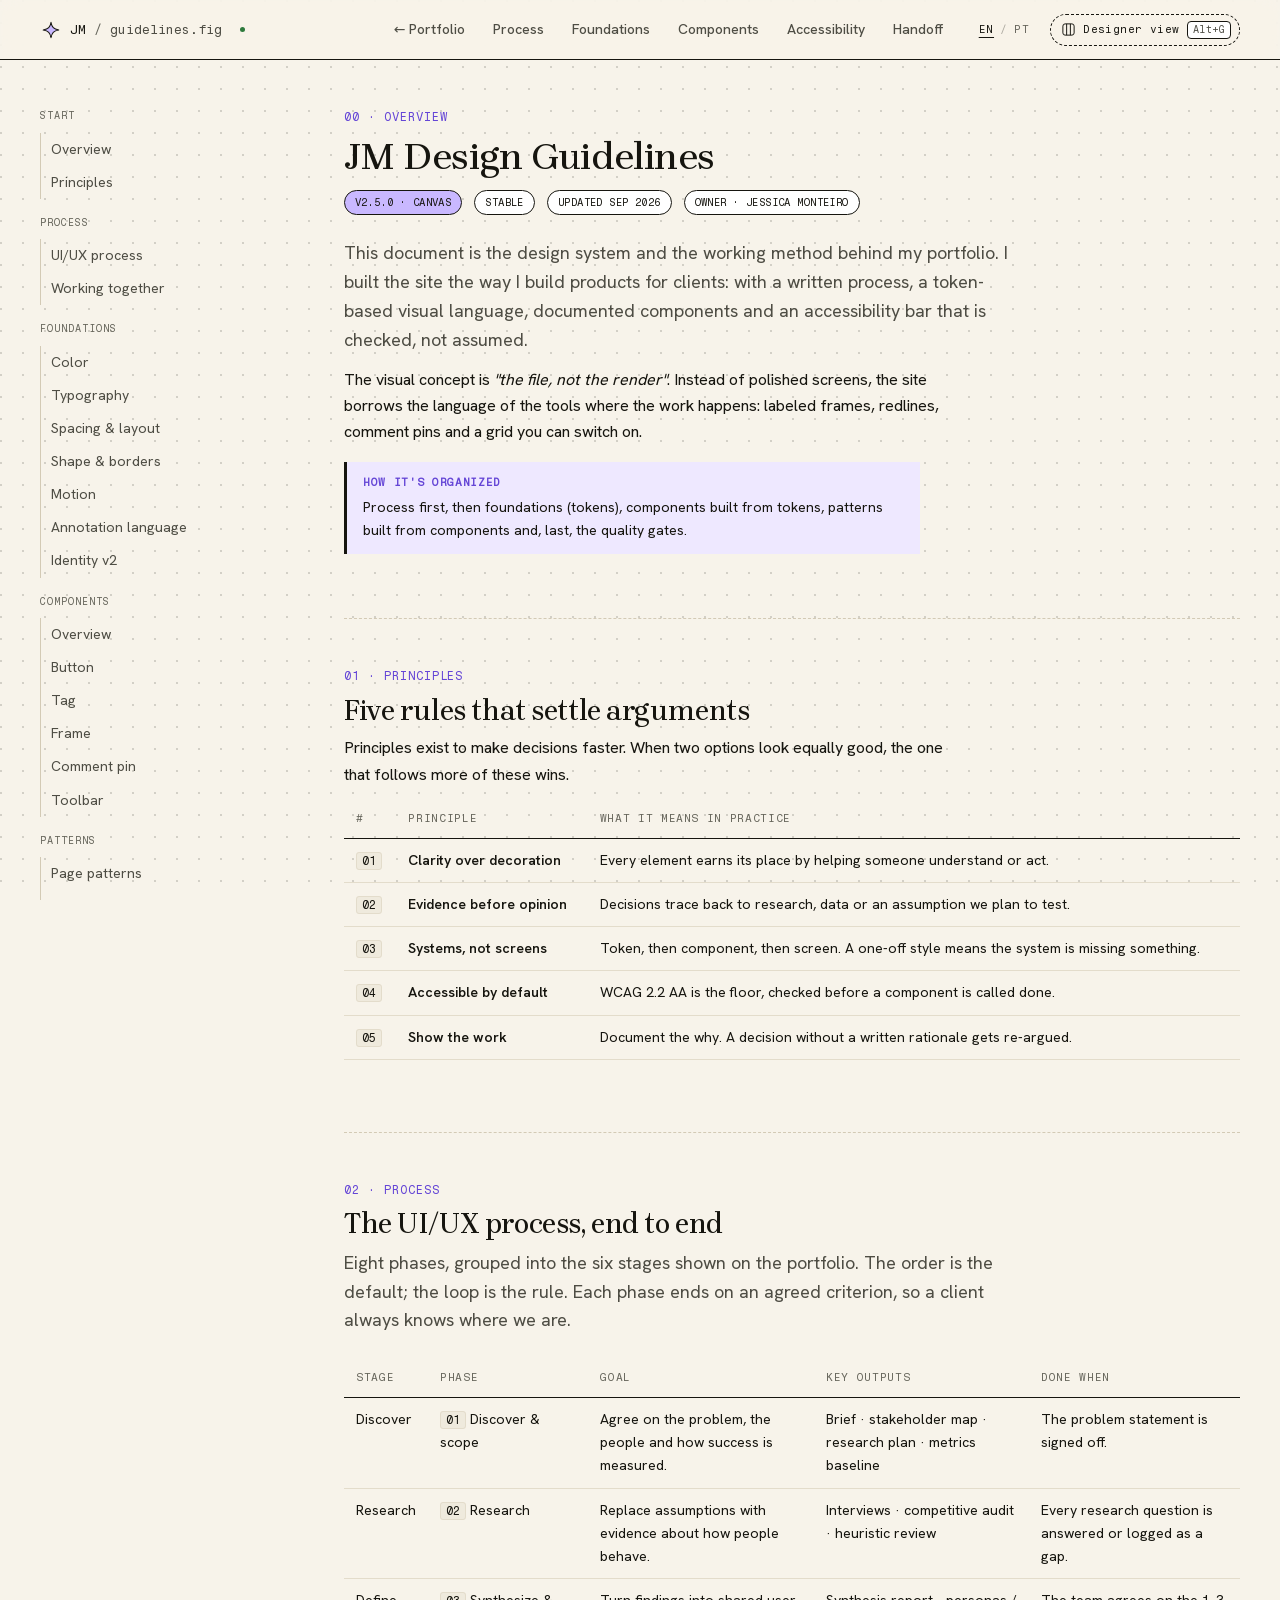
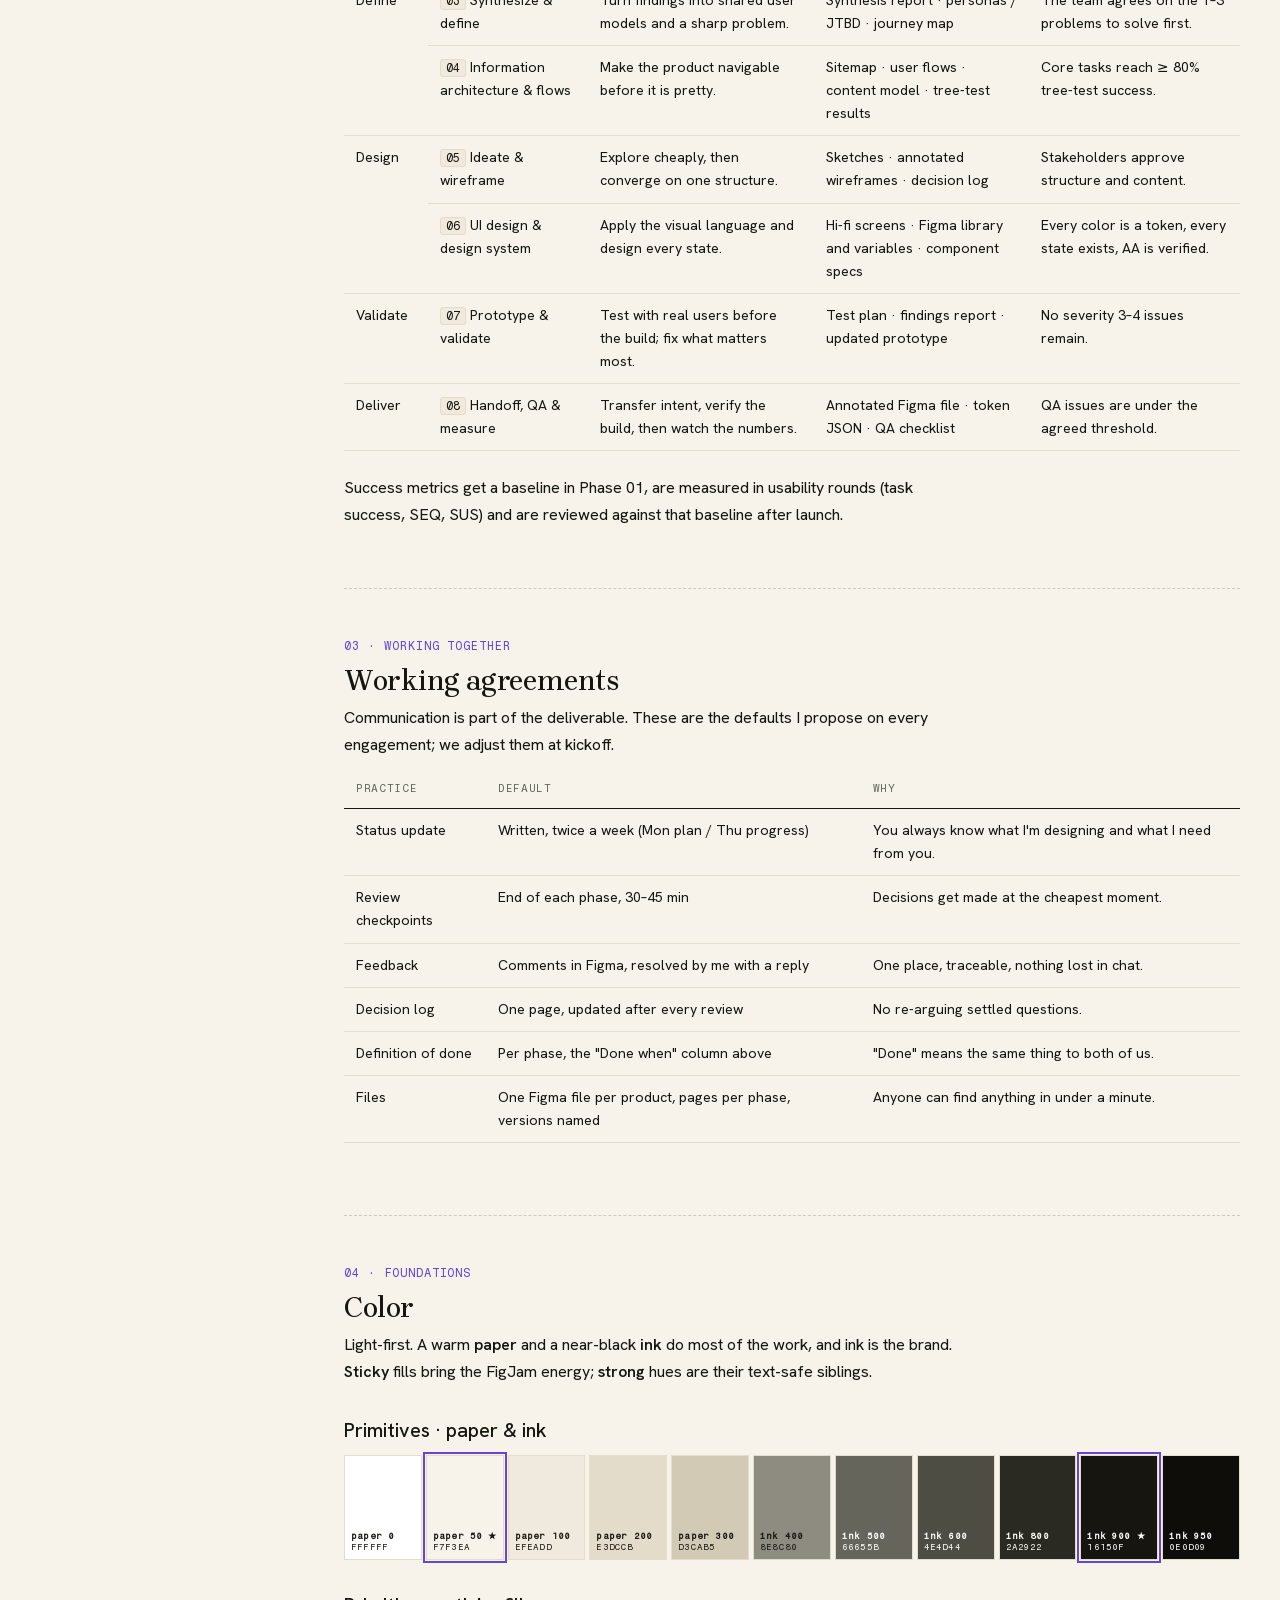
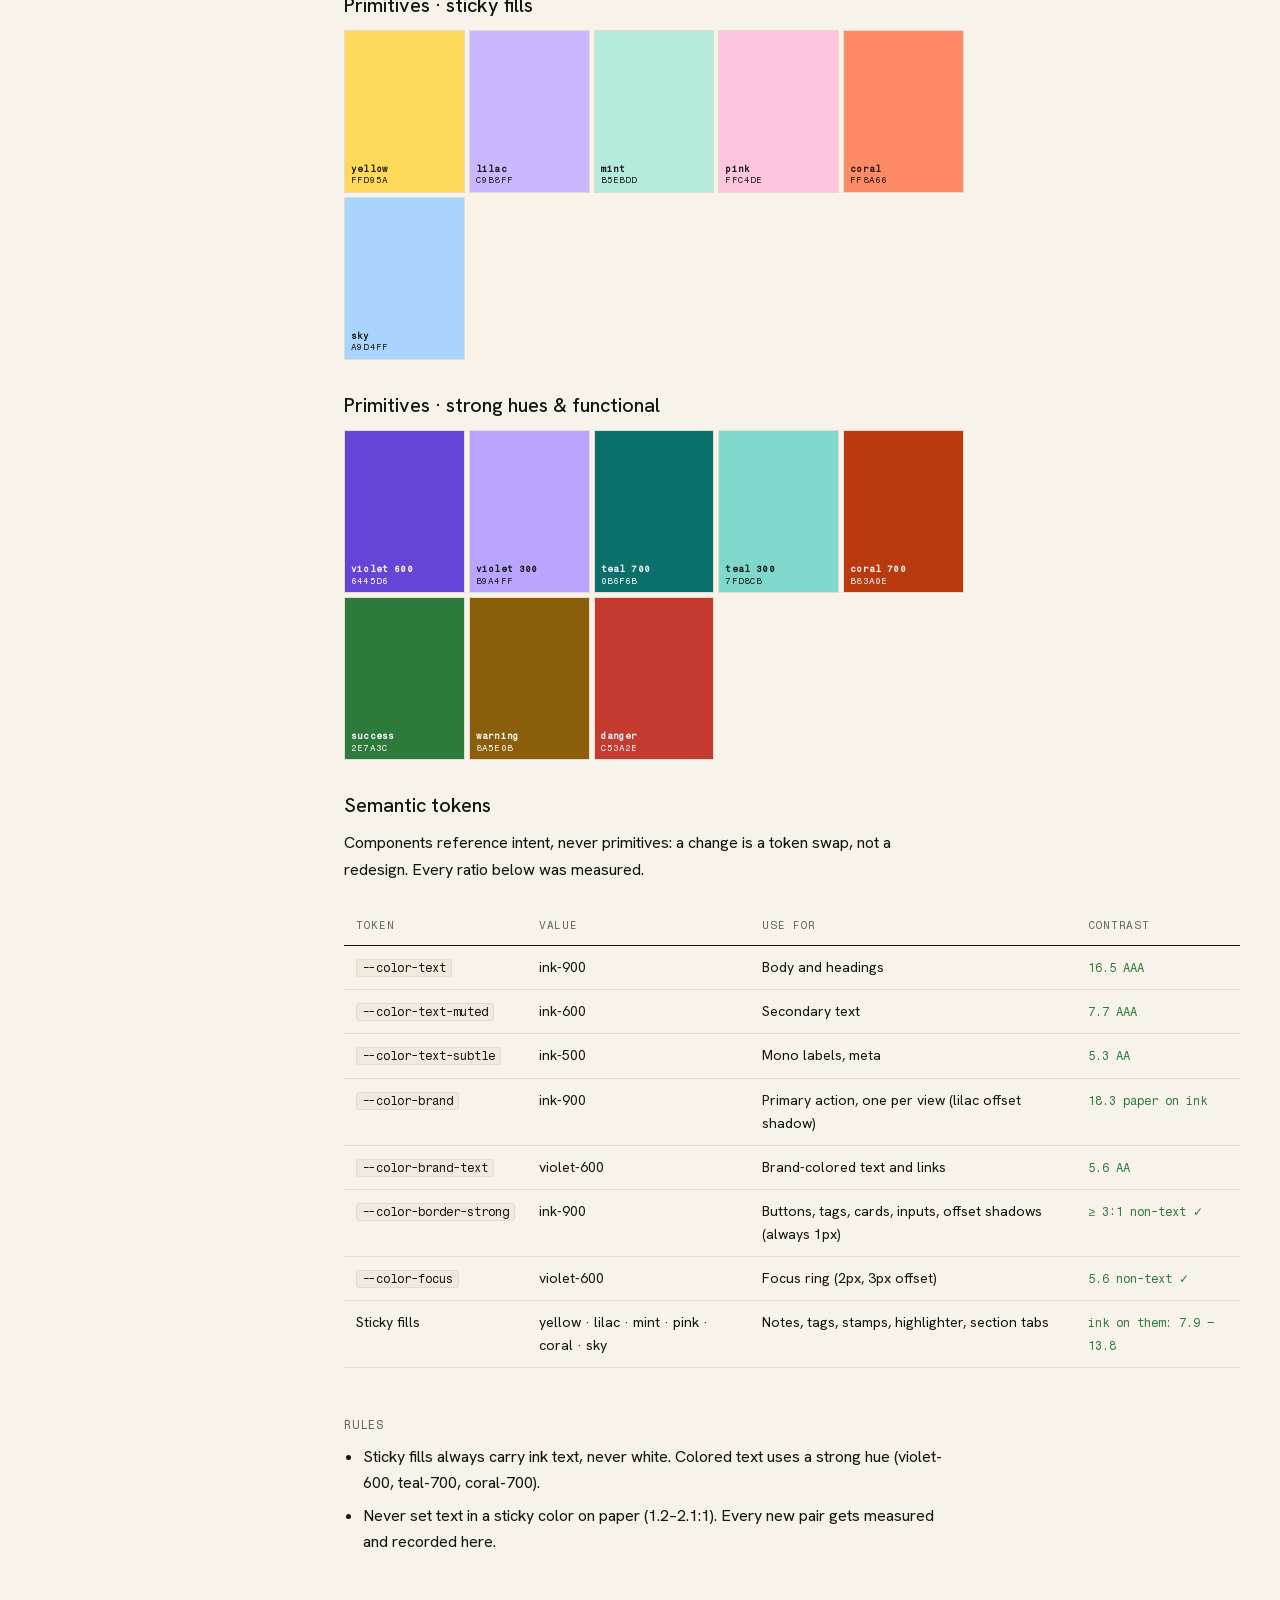
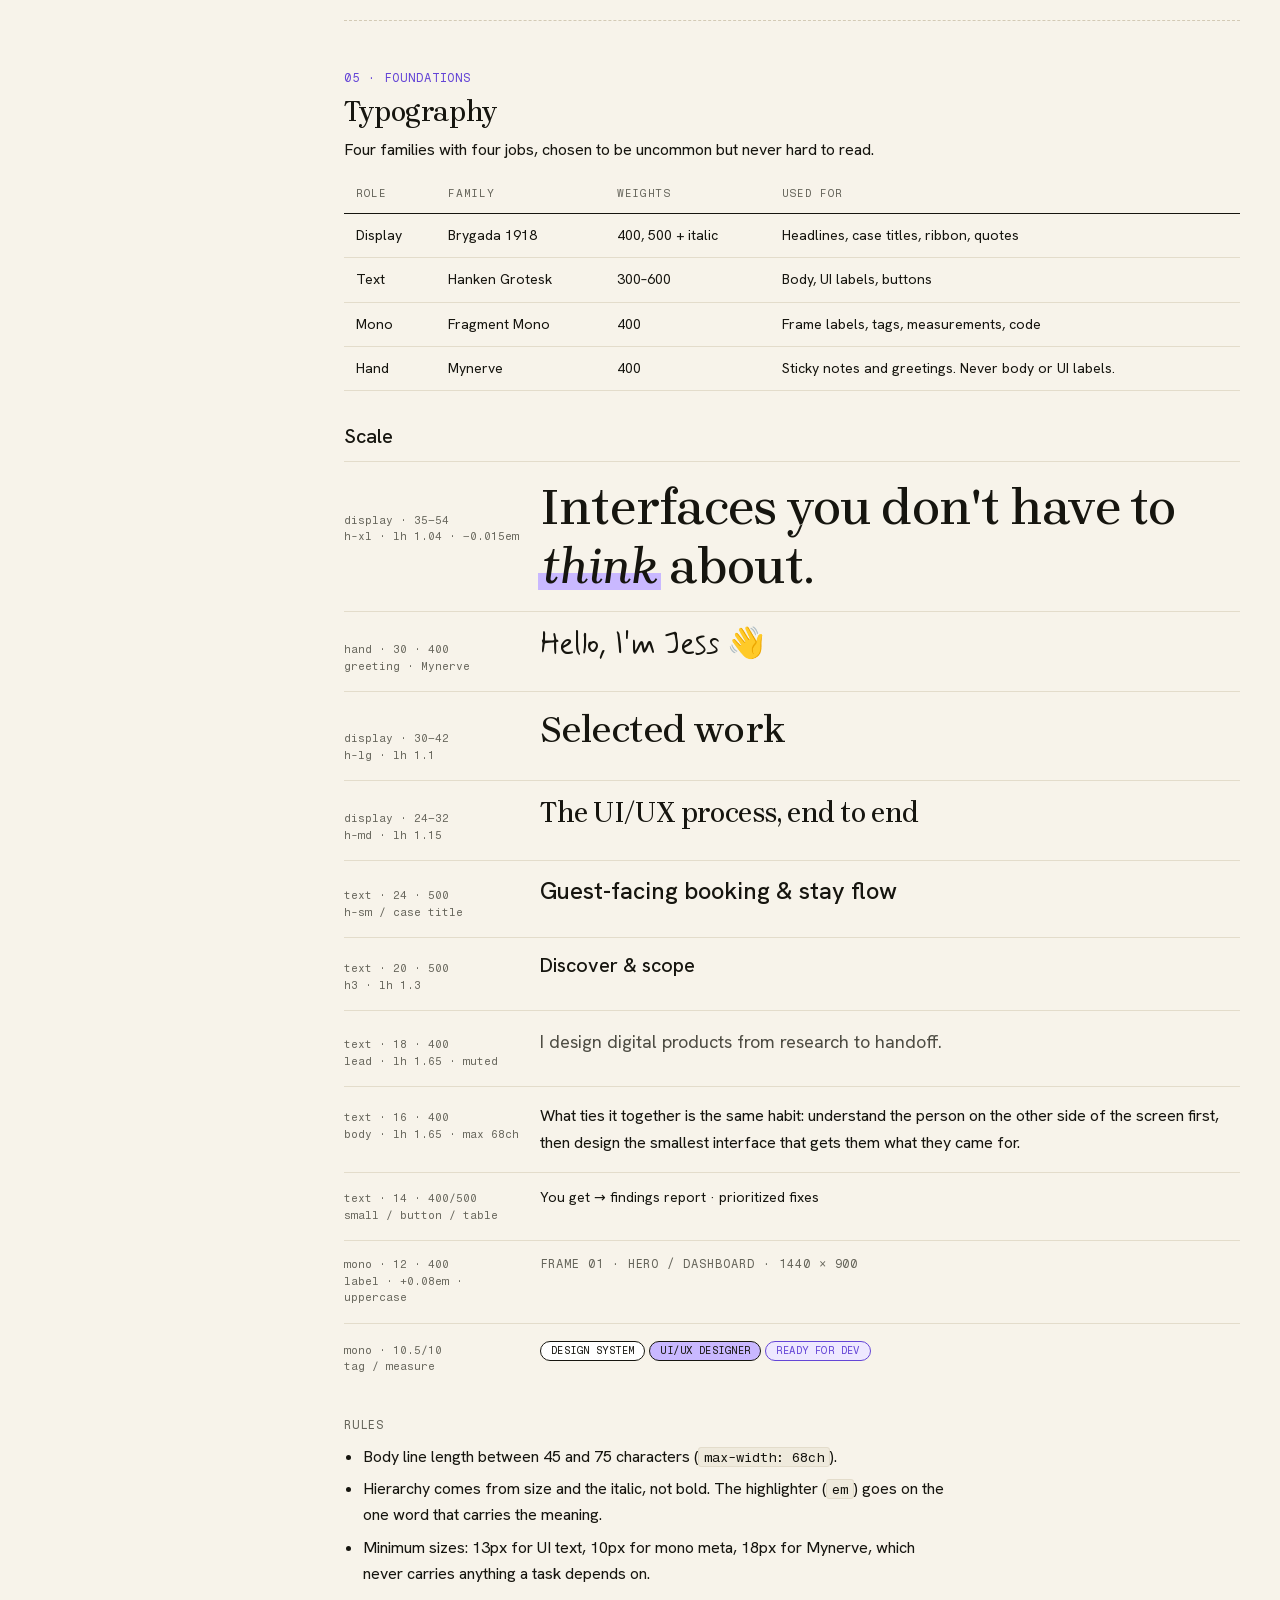
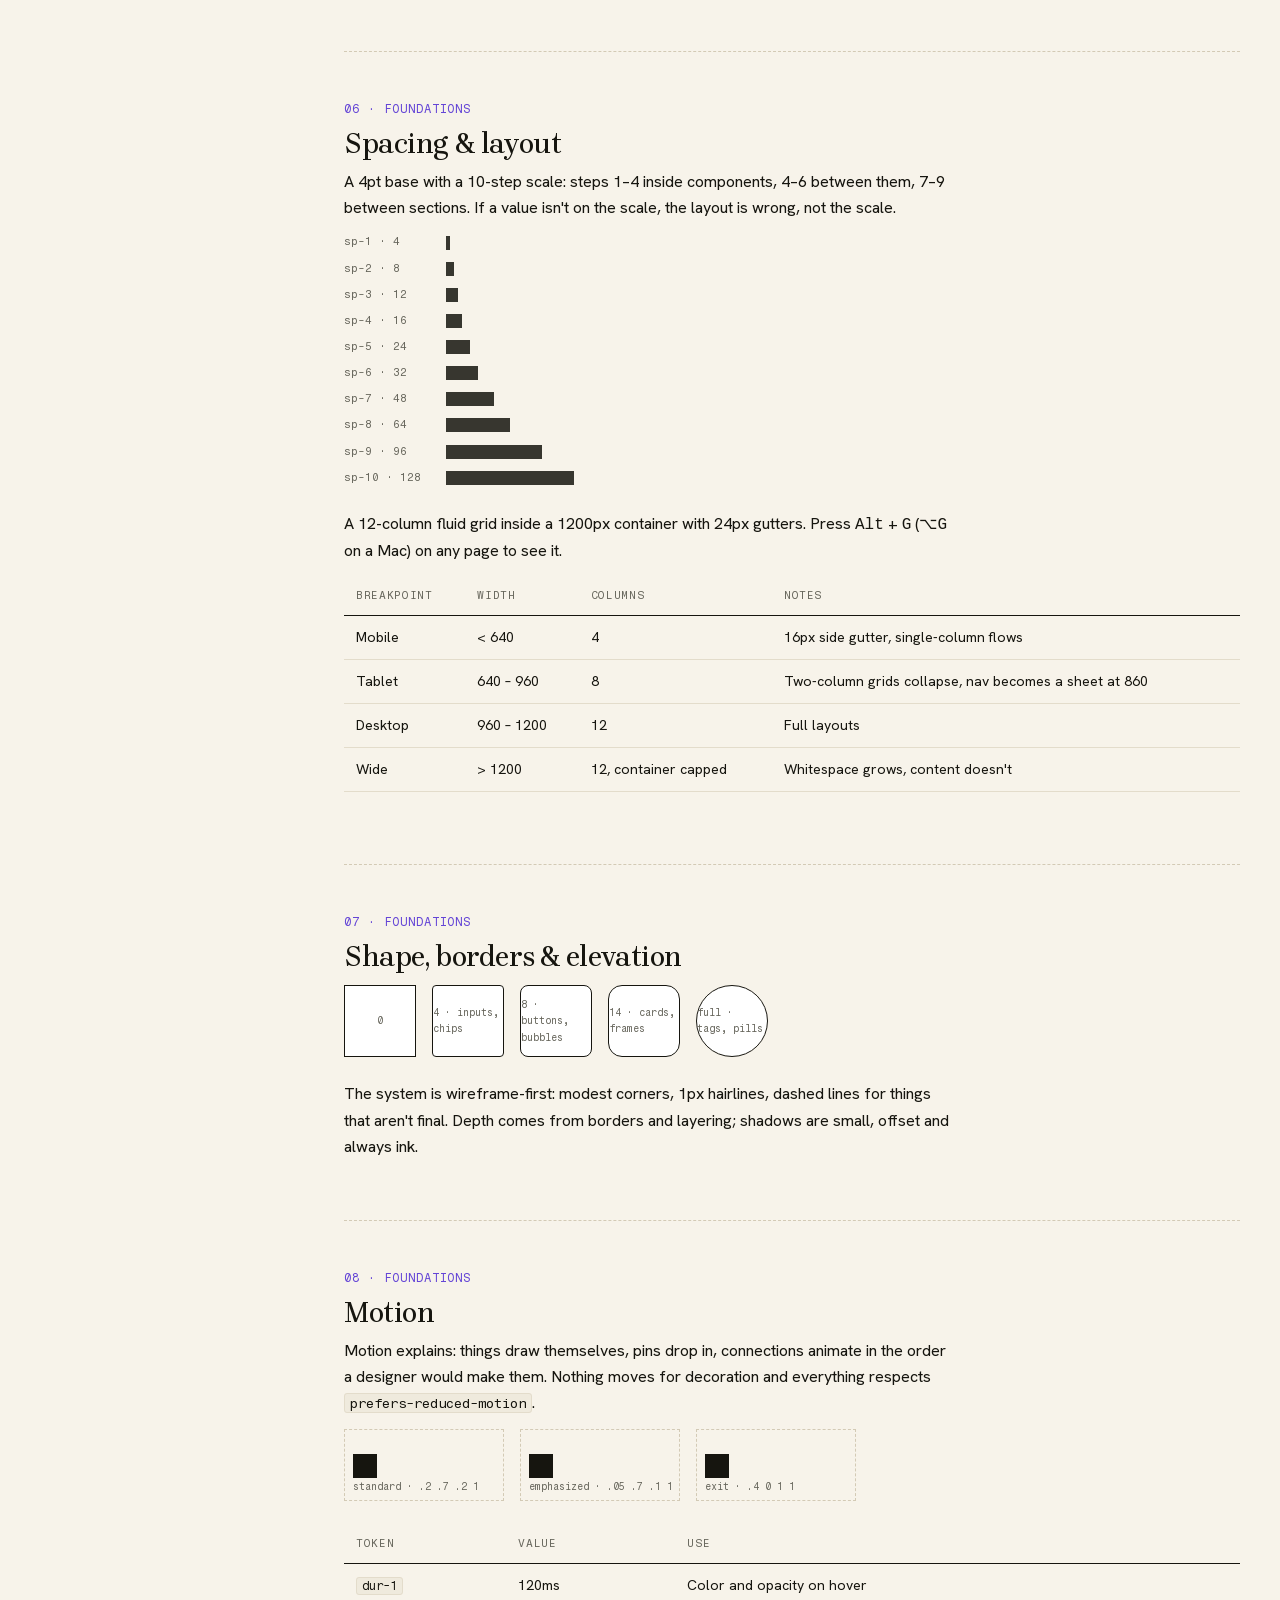
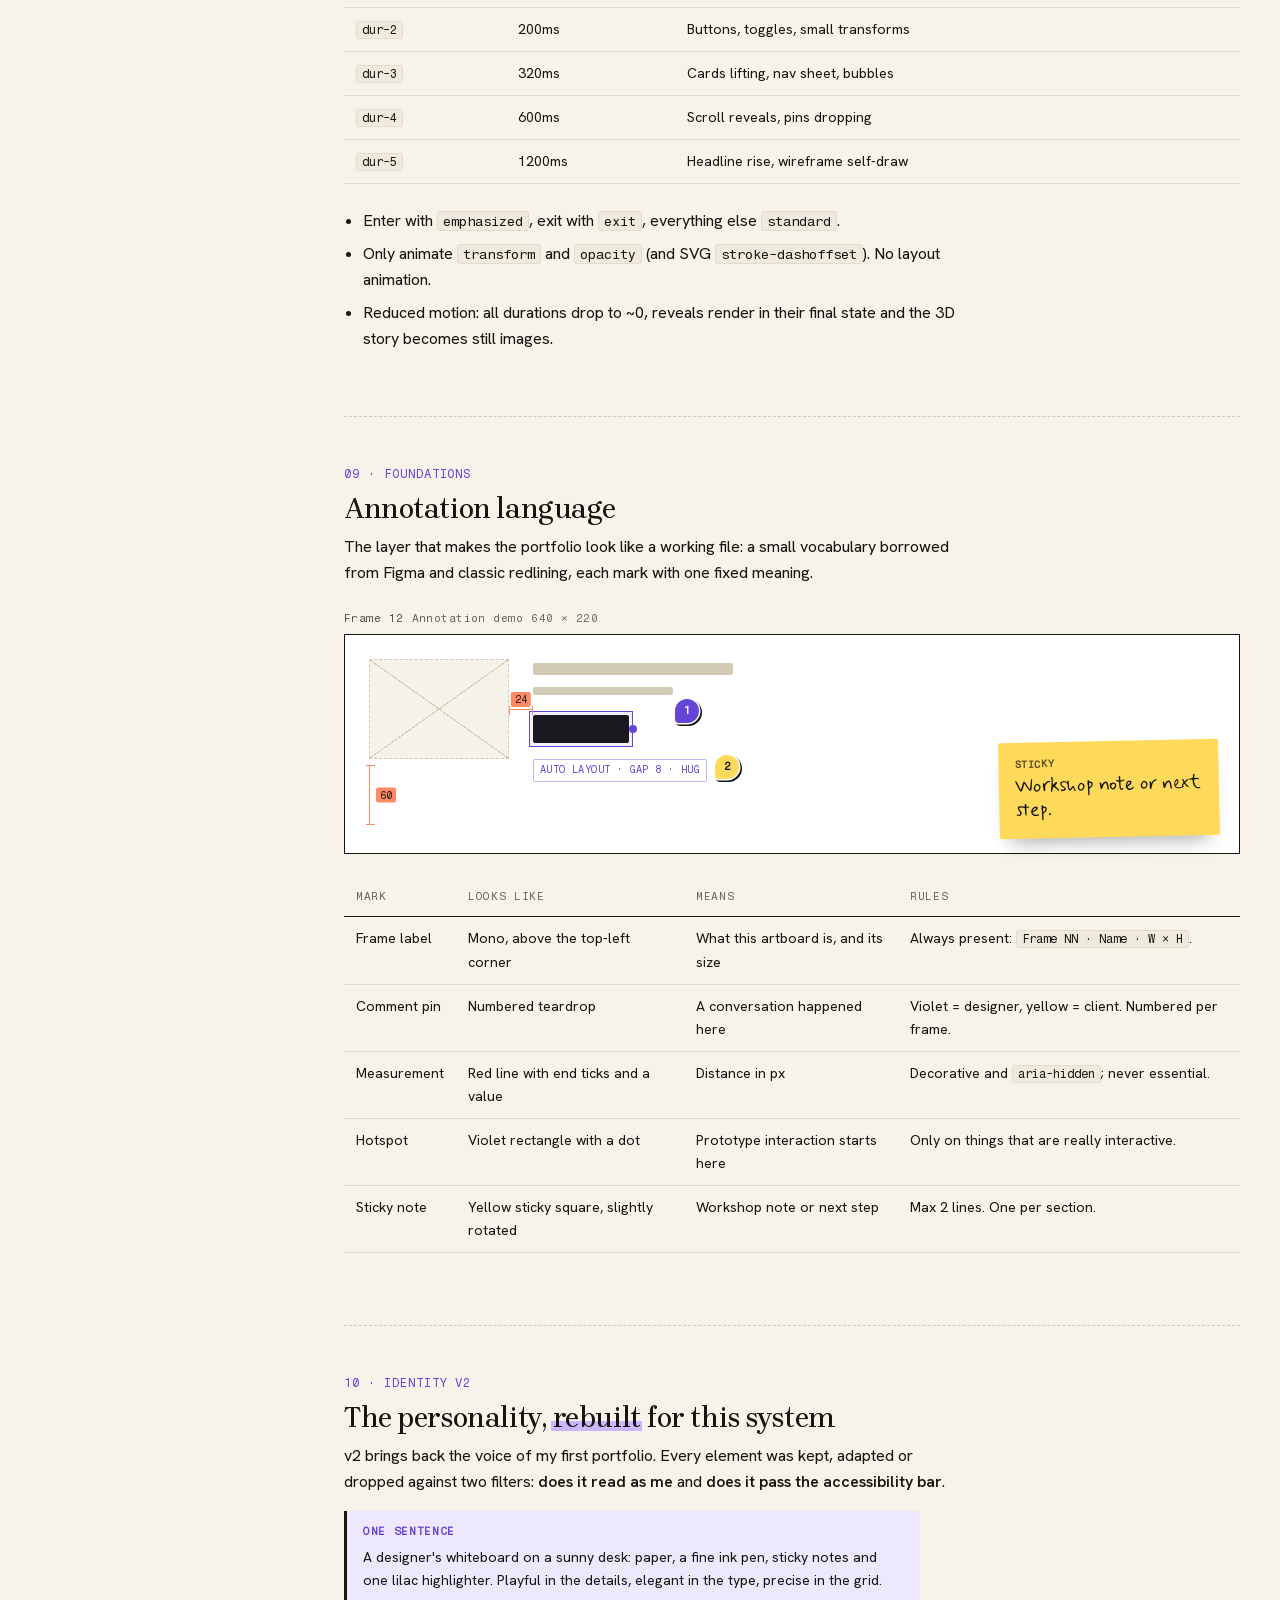
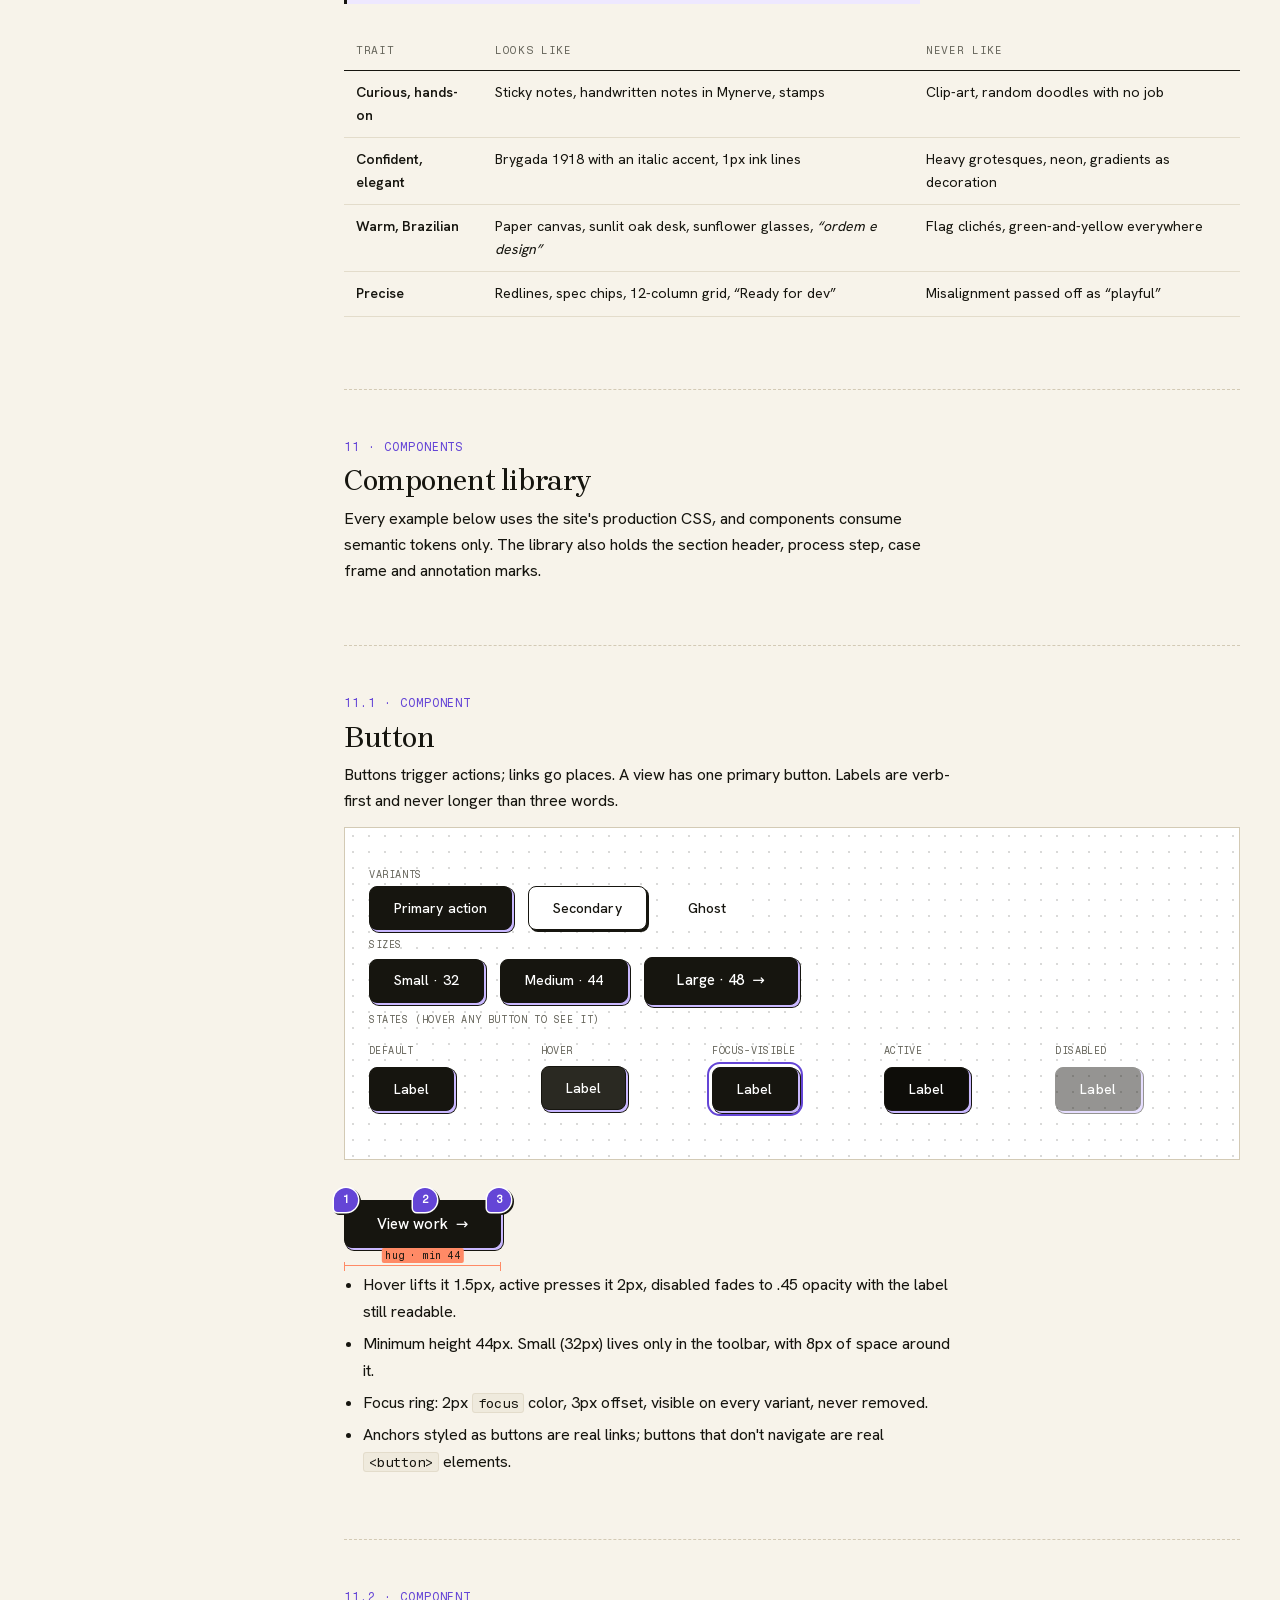
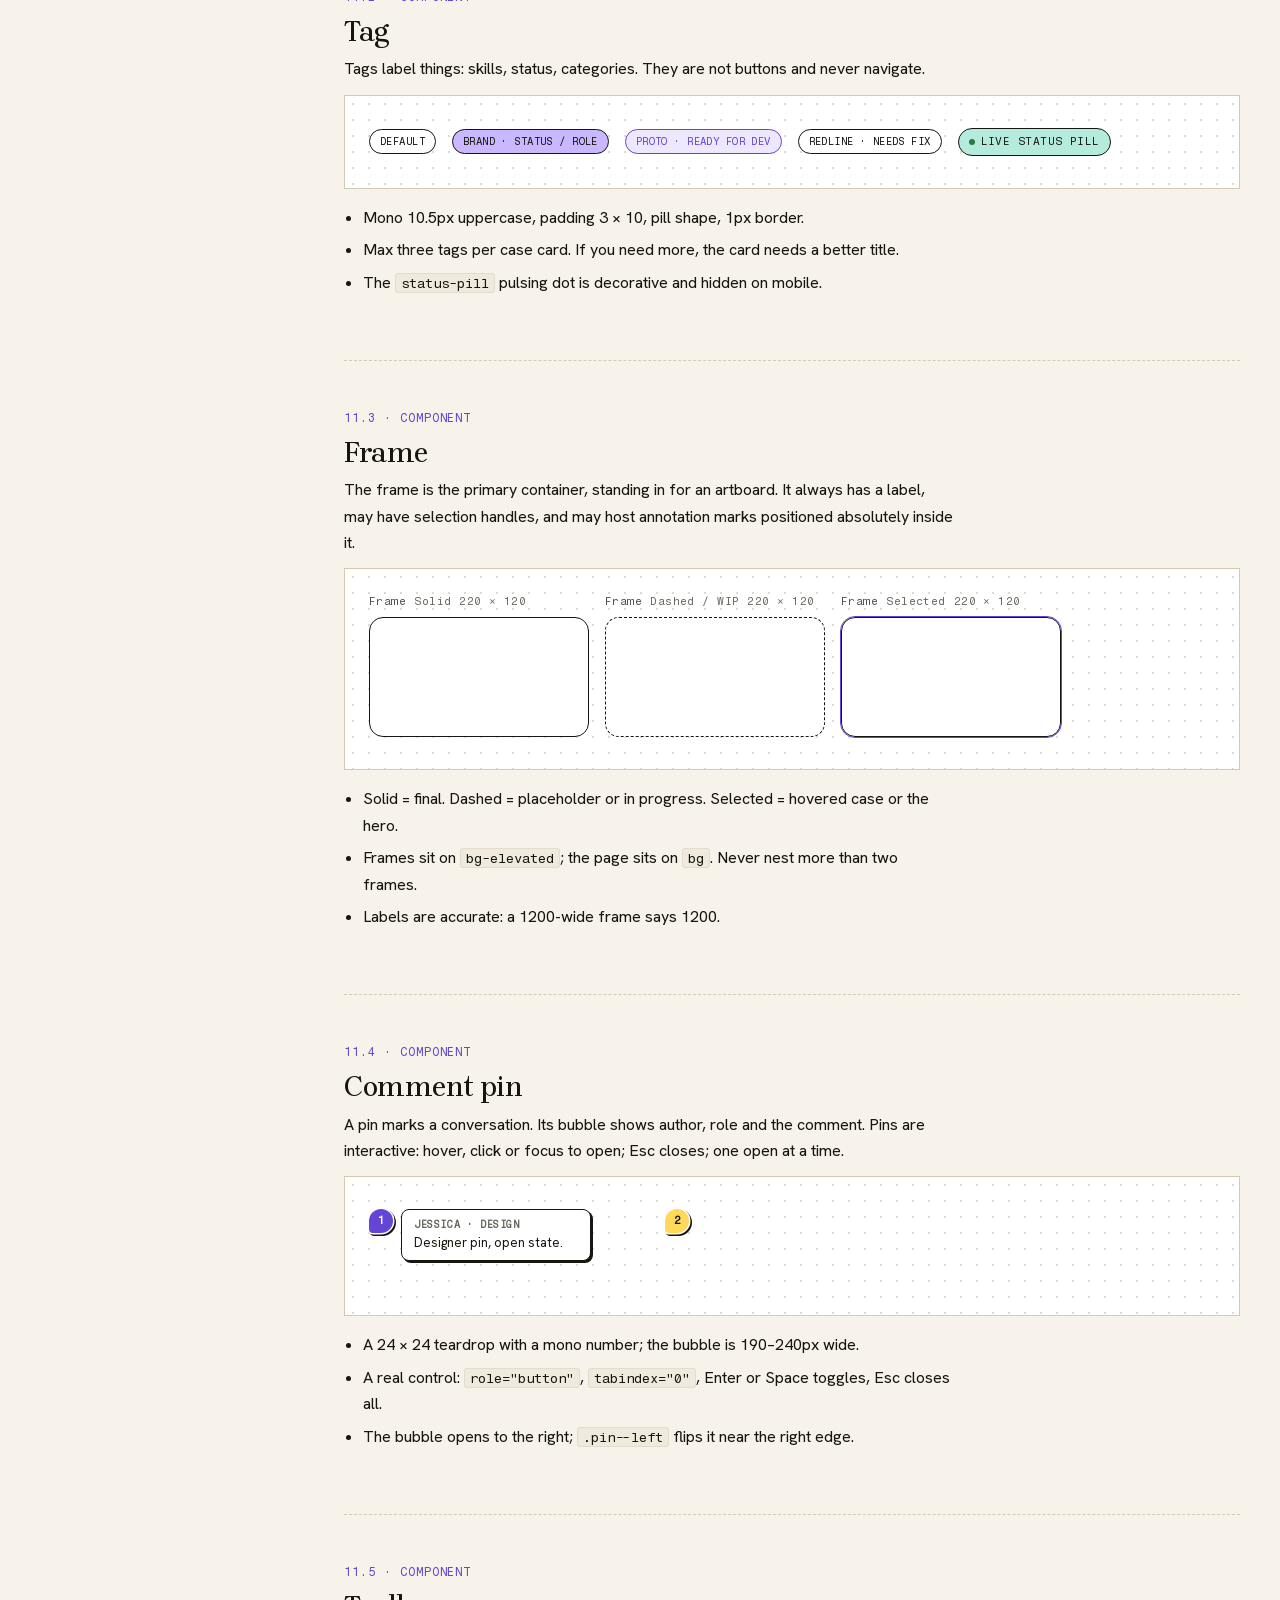
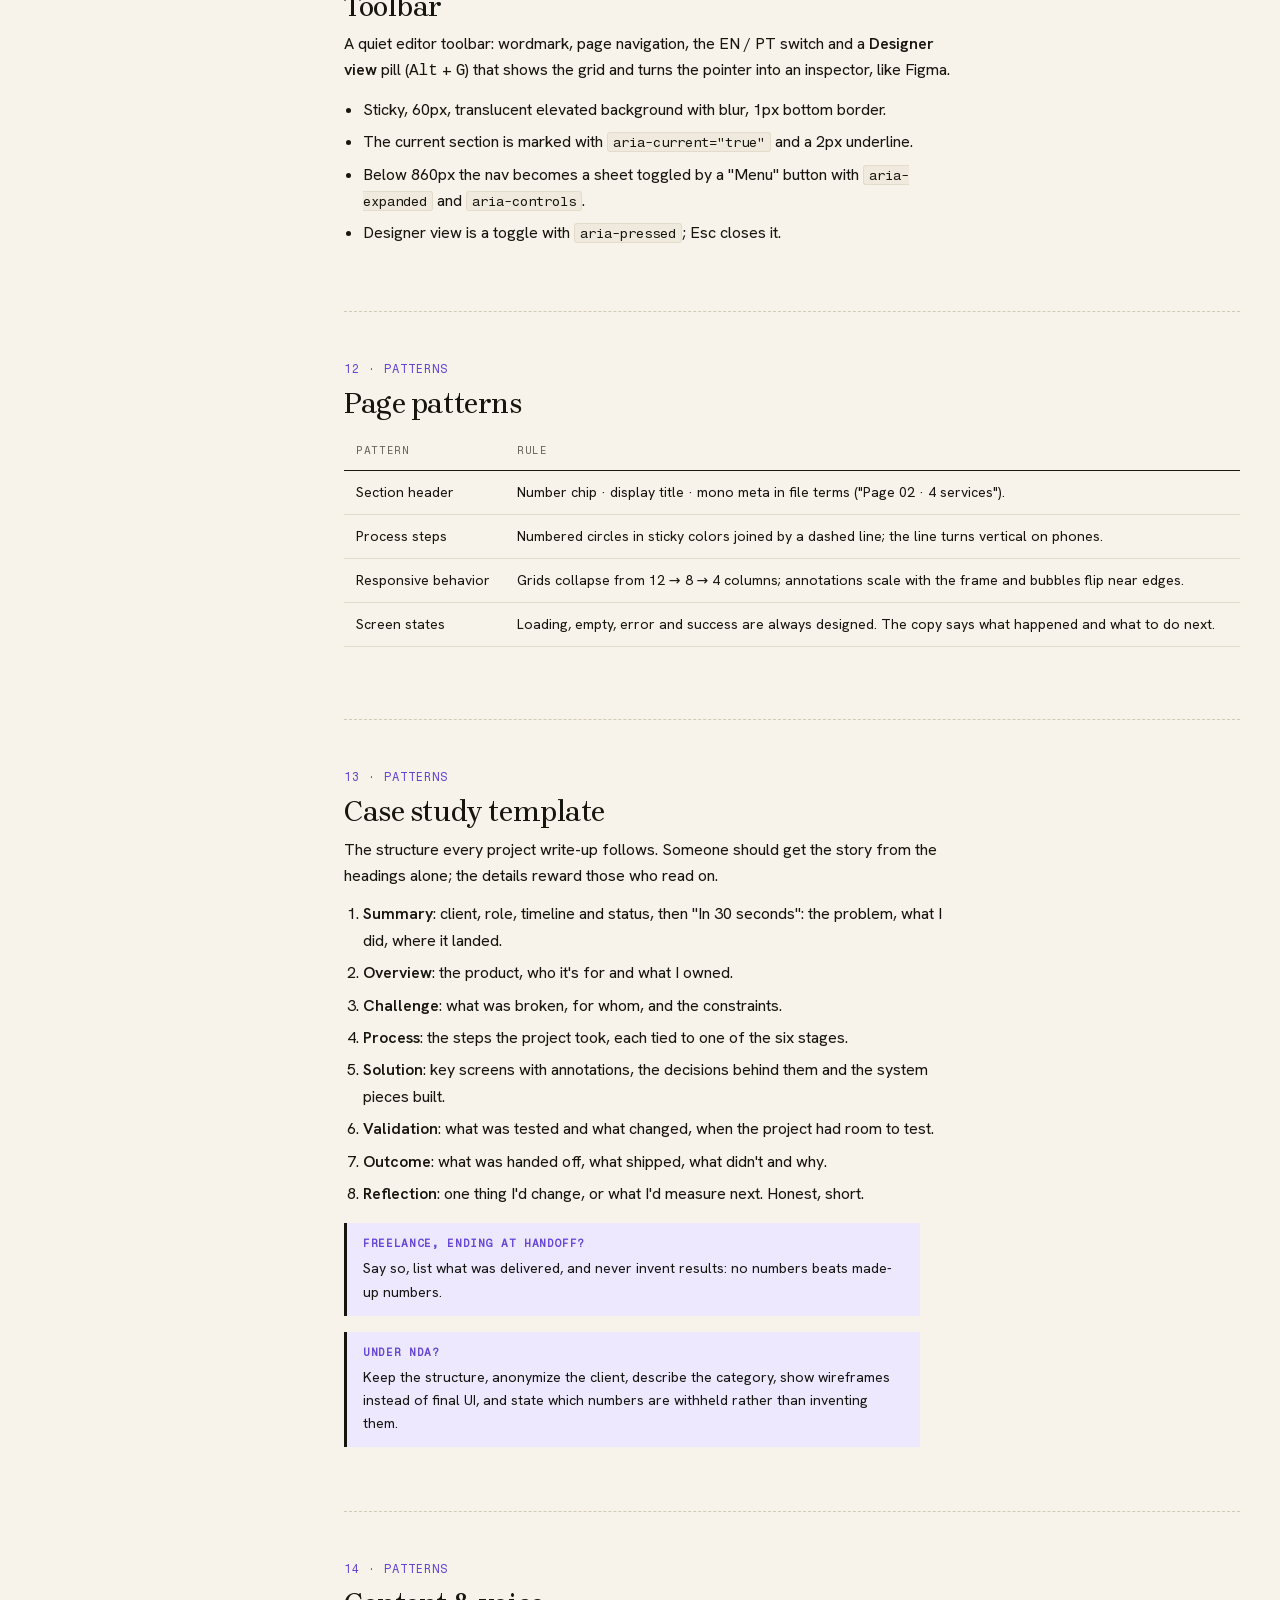
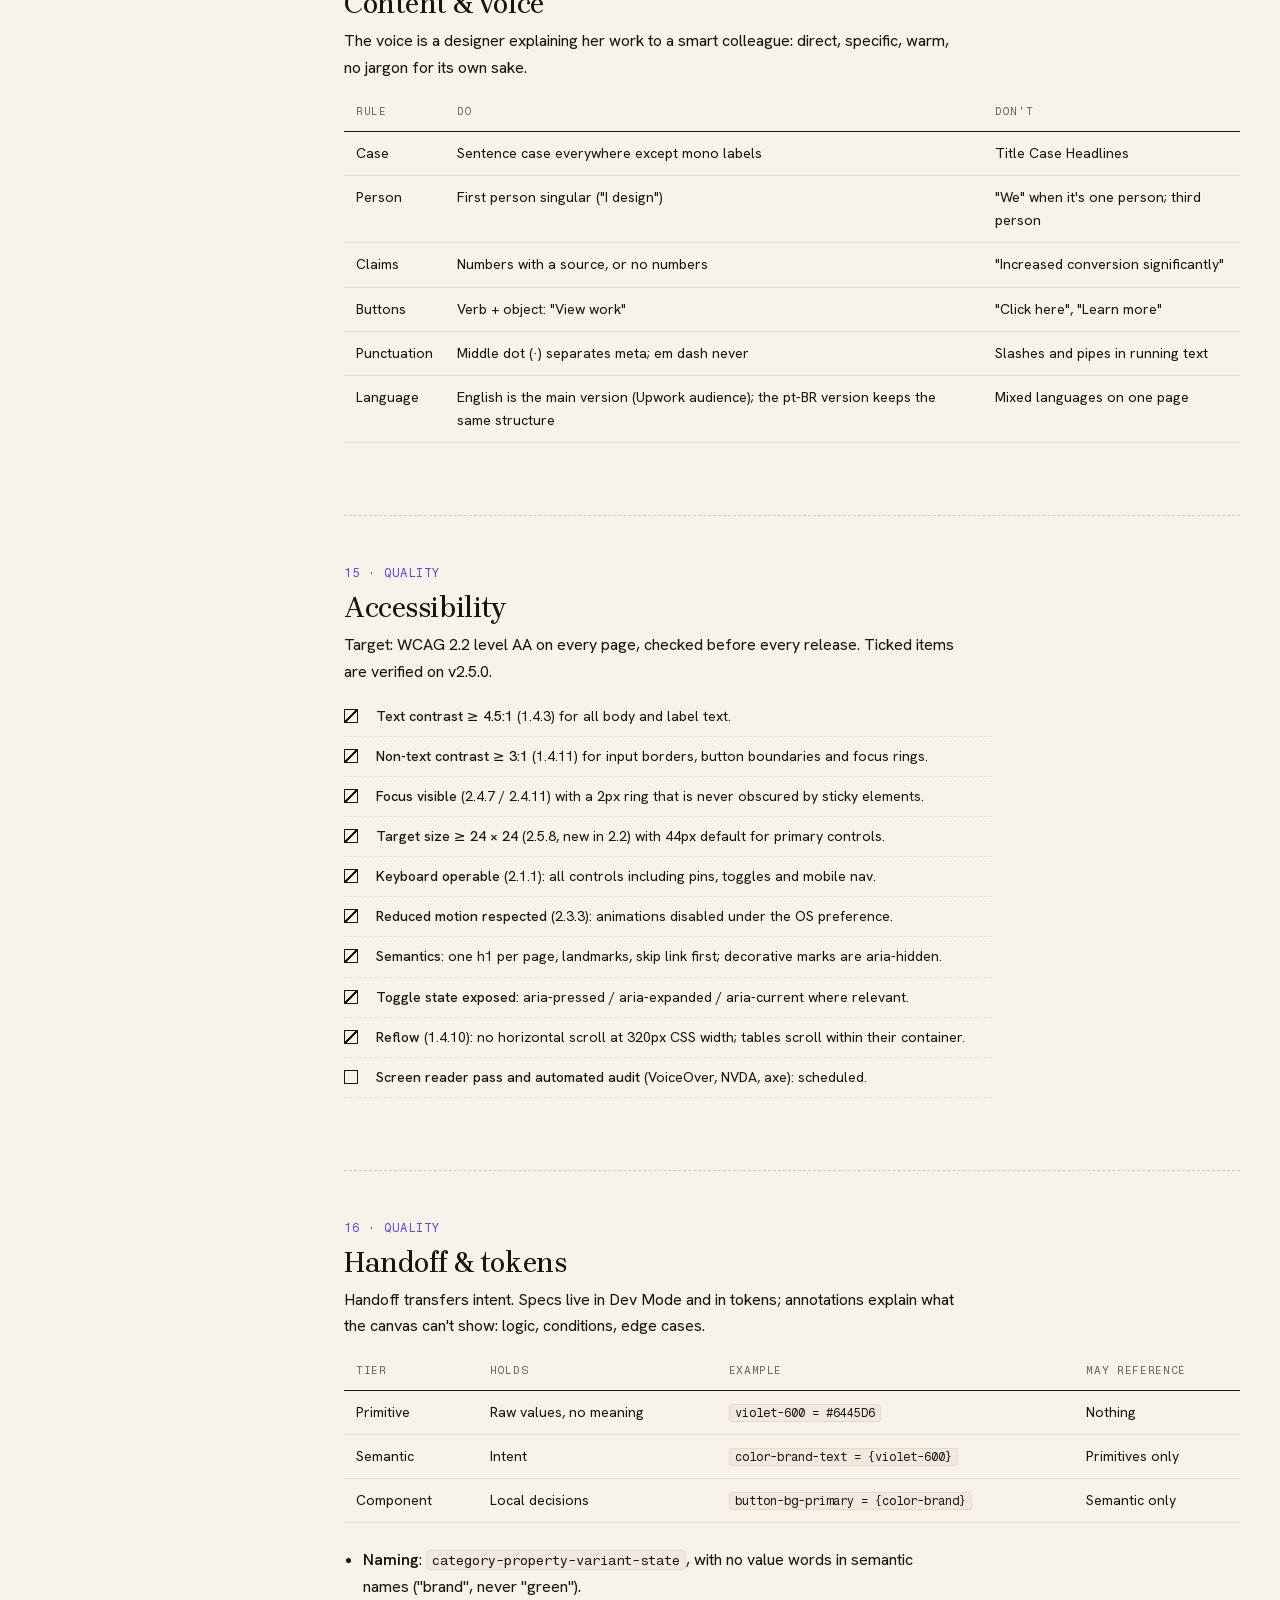
<file: guidelines.html>
<!DOCTYPE html>
<html lang="en" class="no-js" data-grid="off" data-annotations="on">
<head>
  <meta charset="utf-8">
  <meta name="i18n-page" content="guidelines">
  <script src="assets/js/i18n.js?v=22"></script>
  <script>(function (c) { c.remove('no-js'); c.add('js'); })(document.documentElement.classList);</script>
  <link rel="alternate" hreflang="en" href="https://www.jessmonteiro.com/guidelines.html">
  <link rel="alternate" hreflang="pt-BR" href="https://www.jessmonteiro.com/guidelines.html?lang=pt">
  <link rel="alternate" hreflang="x-default" href="https://www.jessmonteiro.com/guidelines.html">
  <meta name="viewport" content="width=device-width, initial-scale=1">
  <title>Design guidelines · Jessica Monteiro</title>
  <meta name="description" content="The design system and UI/UX process behind Jessica Monteiro's portfolio: principles, process, foundations, components, patterns, accessibility and handoff.">
  <link rel="canonical" href="https://www.jessmonteiro.com/guidelines.html">
  <meta property="og:type" content="article">
  <meta property="og:site_name" content="Jessica Monteiro">
  <meta property="og:url" content="https://www.jessmonteiro.com/guidelines.html">
  <meta property="og:title" content="Design guidelines · Jessica Monteiro">
  <meta property="og:locale" content="en_US">
  <meta property="og:locale:alternate" content="pt_BR">
  <meta property="og:description" content="The design system behind this portfolio: tokens, type, color, components, motion and accessibility.">
  <meta property="og:image" content="https://www.jessmonteiro.com/assets/img/og/og-home.jpg">
  <meta property="og:image:width" content="1200">
  <meta property="og:image:height" content="630">
  <meta name="twitter:card" content="summary_large_image">
  <meta name="theme-color" content="#F7F3EA">
  <link rel="icon" href="data:image/svg+xml,%3Csvg xmlns='http://www.w3.org/2000/svg' viewBox='0 0 32 32'%3E%3Crect x='5' y='5' width='24' height='24' rx='5' fill='%2316150F'/%3E%3Crect x='3' y='3' width='24' height='24' rx='5' fill='%23C9B8FF' stroke='%2316150F' stroke-width='1.5'/%3E%3C/svg%3E">
  <link rel="preload" href="assets/fonts/hanken-grotesk-normal-latin.woff2" as="font" type="font/woff2" crossorigin>
  <link rel="preload" href="assets/fonts/brygada-1918-normal-latin.woff2" as="font" type="font/woff2" crossorigin>
  <link rel="stylesheet" href="assets/css/fonts.css?v=1">
  <link rel="stylesheet" href="assets/css/tokens.css?v=22">
  <link rel="stylesheet" href="assets/css/styles.css?v=25">
  <link rel="stylesheet" href="assets/css/guidelines.css?v=3">
  <link rel="stylesheet" href="assets/css/identity.css?v=35">
</head>
<body>
  <a class="skip-link" href="#main">Skip to content</a>
  <div class="canvas-bg" aria-hidden="true"></div>
  <div class="layout-grid" aria-hidden="true"><div class="layout-grid__inner">
    <span></span><span></span><span></span><span></span><span></span><span></span>
    <span></span><span></span><span></span><span></span><span></span><span></span>
  </div></div>

  <header class="toolbar">
    <div class="container toolbar__inner">
      <a class="brand" href="index.html" aria-label="JM guidelines.fig · back to portfolio">
        <span class="brand__mark" aria-hidden="true"><svg viewBox="0 0 24 24"><path d="M12 1.5c.9 5.6 2.9 7.6 8.5 8.5-5.6.9-7.6 2.9-8.5 8.5-.9-5.6-2.9-7.6-8.5-8.5 5.6-.9 7.6-2.9 8.5-8.5Z" transform="translate(0 2)"/></svg></span>
        <span>JM</span><span class="brand__file">guidelines.fig</span>
      </a>
      <span class="status-egg" title="psst: every screen here ships with specs">v2.5.0 · canvas</span>
      <button class="tool-btn nav-toggle" type="button" aria-expanded="false" aria-controls="primary-nav">Menu</button>
      <nav class="toolbar__nav" id="primary-nav" aria-label="Primary">
        <a href="index.html">← Portfolio</a>
        <a href="#process">Process</a>
        <a href="#color">Foundations</a>
        <a href="#components">Components</a>
        <a href="#accessibility">Accessibility</a>
        <a href="#handoff">Handoff</a>
      </nav>
      <div class="toolbar__tools">
        <nav class="lang-switch" aria-label="Language" data-no-i18n>
          <a href="?lang=en" hreflang="en" lang="en" data-lang="en">EN</a><span aria-hidden="true">/</span><a href="?lang=pt" hreflang="pt-BR" lang="pt-BR" data-lang="pt">PT</a>
        </nav>
        <button class="grid-egg" type="button" data-action="grid" aria-pressed="false" aria-label="Designer view: layout grid and inspector (Alt+G)">
          <svg viewBox="0 0 20 20" aria-hidden="true"><rect x="2.5" y="2.5" width="15" height="15" rx="3"/><path d="M7.5 2.5v15M12.5 2.5v15"/></svg>
          <span class="grid-egg__label">Designer view</span><kbd aria-hidden="true">Alt+G</kbd>
        </button>
      </div>
    </div>
  </header>

  <main id="main" class="container doc">
    <!-- ============ SIDE NAV ============ -->
    <nav class="doc__nav" aria-label="Guidelines sections">
      <p>Start</p>
      <a href="#overview" data-nav>Overview</a>
      <a href="#principles" data-nav>Principles</a>
      <p>Process</p>
      <a href="#process" data-nav>UI/UX process</a>
      <a href="#collab" data-nav>Working together</a>
      <p>Foundations</p>
      <a href="#color" data-nav>Color</a>
      <a href="#typography" data-nav>Typography</a>
      <a href="#spacing" data-nav>Spacing &amp; layout</a>
      <a href="#shape" data-nav>Shape &amp; borders</a>
      <a href="#motion" data-nav>Motion</a>
      <a href="#annotation" data-nav>Annotation language</a>
      <a href="#identity" data-nav>Identity v2</a>
      <p>Components</p>
      <a href="#components" data-nav>Overview</a>
      <a href="#button" data-nav>Button</a>
      <a href="#tag" data-nav>Tag</a>
      <a href="#frame" data-nav>Frame</a>
      <a href="#pin" data-nav>Comment pin</a>
      <a href="#toolbar" data-nav>Toolbar</a>
      <p>Patterns</p>
      <a href="#patterns" data-nav>Page patterns</a>
      <a href="#casestudy" data-nav>Case study template</a>
      <a href="#content" data-nav>Content &amp; voice</a>
      <p>Quality</p>
      <a href="#accessibility" data-nav>Accessibility</a>
      <a href="#handoff" data-nav>Handoff &amp; tokens</a>
      <a href="#changelog" data-nav>Changelog</a>
    </nav>

    <div class="doc__body">

      <!-- ============ OVERVIEW ============ -->
      <section id="overview">
        <span class="eyebrow">00 · Overview</span>
        <h1 class="display h-lg">JM Design Guidelines</h1>
        <div class="doc__intro">
          <span class="tag tag--brand">v2.5.0 · Canvas</span><span class="tag">Stable</span><span class="tag">Updated Sep 2026</span><span class="tag">Owner · Jessica Monteiro</span>
        </div>
        <p class="lead">This document is the design system and the working method behind my portfolio. I built the site the way I build products for clients: with a written process, a token-based visual language, documented components and an accessibility bar that is checked, not assumed.</p>
        <p>The visual concept is <em>"the file, not the render"</em>. Instead of polished screens, the site borrows the language of the tools where the work happens: labeled frames, redlines, comment pins and a grid you can switch on.</p>
        <div class="callout"><b>How it's organized</b>Process first, then foundations (tokens), components built from tokens, patterns built from components and, last, the quality gates.</div>
      </section>

      <!-- ============ PRINCIPLES ============ -->
      <section id="principles">
        <span class="eyebrow">01 · Principles</span>
        <h2 class="display h-md">Five rules that settle arguments</h2>
        <p>Principles exist to make decisions faster. When two options look equally good, the one that follows more of these wins.</p>
        <table class="table">
          <thead><tr><th>#</th><th>Principle</th><th>What it means in practice</th></tr></thead>
          <tbody>
            <tr><td><code>01</code></td><td><strong>Clarity over decoration</strong></td><td>Every element earns its place by helping someone understand or act.</td></tr>
            <tr><td><code>02</code></td><td><strong>Evidence before opinion</strong></td><td>Decisions trace back to research, data or an assumption we plan to test.</td></tr>
            <tr><td><code>03</code></td><td><strong>Systems, not screens</strong></td><td>Token, then component, then screen. A one-off style means the system is missing something.</td></tr>
            <tr><td><code>04</code></td><td><strong>Accessible by default</strong></td><td>WCAG 2.2 AA is the floor, checked before a component is called done.</td></tr>
            <tr><td><code>05</code></td><td><strong>Show the work</strong></td><td>Document the why. A decision without a written rationale gets re-argued.</td></tr>
          </tbody>
        </table>
      </section>

      <!-- ============ PROCESS ============ -->
      <section id="process">
        <span class="eyebrow">02 · Process</span>
        <h2 class="display h-md">The UI/UX process, end to end</h2>
        <p class="lead">Eight phases, grouped into the six stages shown on the portfolio. The order is the default; the loop is the rule. Each phase ends on an agreed criterion, so a client always knows where we are.</p>
        <div class="table--wrap"><table class="table">
          <thead><tr><th>Stage</th><th>Phase</th><th>Goal</th><th>Key outputs</th><th>Done when</th></tr></thead>
          <tbody>
            <tr><td>Discover</td><td><code>01</code> Discover &amp; scope</td><td>Agree on the problem, the people and how success is measured.</td><td>Brief · stakeholder map · research plan · metrics baseline</td><td>The problem statement is signed off.</td></tr>
            <tr><td>Research</td><td><code>02</code> Research</td><td>Replace assumptions with evidence about how people behave.</td><td>Interviews · competitive audit · heuristic review</td><td>Every research question is answered or logged as a gap.</td></tr>
            <tr><td rowspan="2">Define</td><td><code>03</code> Synthesize &amp; define</td><td>Turn findings into shared user models and a sharp problem.</td><td>Synthesis report · personas / JTBD · journey map</td><td>The team agrees on the 1–3 problems to solve first.</td></tr>
            <tr><td><code>04</code> Information architecture &amp; flows</td><td>Make the product navigable before it is pretty.</td><td>Sitemap · user flows · content model · tree-test results</td><td>Core tasks reach ≥ 80% tree-test success.</td></tr>
            <tr><td rowspan="2">Design</td><td><code>05</code> Ideate &amp; wireframe</td><td>Explore cheaply, then converge on one structure.</td><td>Sketches · annotated wireframes · decision log</td><td>Stakeholders approve structure and content.</td></tr>
            <tr><td><code>06</code> UI design &amp; design system</td><td>Apply the visual language and design every state.</td><td>Hi-fi screens · Figma library and variables · component specs</td><td>Every color is a token, every state exists, AA is verified.</td></tr>
            <tr><td>Validate</td><td><code>07</code> Prototype &amp; validate</td><td>Test with real users before the build; fix what matters most.</td><td>Test plan · findings report · updated prototype</td><td>No severity 3–4 issues remain.</td></tr>
            <tr><td>Deliver</td><td><code>08</code> Handoff, QA &amp; measure</td><td>Transfer intent, verify the build, then watch the numbers.</td><td>Annotated Figma file · token JSON · QA checklist</td><td>QA issues are under the agreed threshold.</td></tr>
          </tbody>
        </table></div>
        <p>Success metrics get a baseline in Phase 01, are measured in usability rounds (task success, SEQ, SUS) and are reviewed against that baseline after launch.</p>
      </section>

      <!-- ============ COLLABORATION ============ -->
      <section id="collab">
        <span class="eyebrow">03 · Working together</span>
        <h2 class="display h-md">Working agreements</h2>
        <p>Communication is part of the deliverable. These are the defaults I propose on every engagement; we adjust them at kickoff.</p>
        <table class="table">
          <thead><tr><th>Practice</th><th>Default</th><th>Why</th></tr></thead>
          <tbody>
            <tr><td>Status update</td><td>Written, twice a week (Mon plan / Thu progress)</td><td>You always know what I'm designing and what I need from you.</td></tr>
            <tr><td>Review checkpoints</td><td>End of each phase, 30–45 min</td><td>Decisions get made at the cheapest moment.</td></tr>
            <tr><td>Feedback</td><td>Comments in Figma, resolved by me with a reply</td><td>One place, traceable, nothing lost in chat.</td></tr>
            <tr><td>Decision log</td><td>One page, updated after every review</td><td>No re-arguing settled questions.</td></tr>
            <tr><td>Definition of done</td><td>Per phase, the "Done when" column above</td><td>"Done" means the same thing to both of us.</td></tr>
            <tr><td>Files</td><td>One Figma file per product, pages per phase, versions named</td><td>Anyone can find anything in under a minute.</td></tr>
          </tbody>
        </table>
      </section>

      <!-- ============ COLOR ============ -->
      <section id="color">
        <span class="eyebrow">04 · Foundations</span>
        <h2 class="display h-md">Color</h2>
        <p>Light-first. A warm <strong>paper</strong> and a near-black <strong>ink</strong> do most of the work, and ink is the brand. <strong>Sticky</strong> fills bring the FigJam energy; <strong>strong</strong> hues are their text-safe siblings.</p>

        <h3>Primitives · paper &amp; ink</h3>
        <div class="swatches">
          <div class="swatch swatch--light" style="background:#FFFFFF"><b>paper 0</b>FFFFFF</div>
          <div class="swatch swatch--light" style="background:#F7F3EA; outline:2px solid var(--color-proto); outline-offset:1px;"><b>paper 50 ★</b>F7F3EA</div>
          <div class="swatch swatch--light" style="background:#EFEADD"><b>paper 100</b>EFEADD</div>
          <div class="swatch swatch--light" style="background:#E3DCCB"><b>paper 200</b>E3DCCB</div>
          <div class="swatch swatch--light" style="background:#D3CAB5"><b>paper 300</b>D3CAB5</div>
          <div class="swatch swatch--light" style="background:#8E8C80"><b>ink 400</b>8E8C80</div>
          <div class="swatch swatch--dark" style="background:#66655B"><b>ink 500</b>66655B</div>
          <div class="swatch swatch--dark" style="background:#4E4D44"><b>ink 600</b>4E4D44</div>
          <div class="swatch swatch--dark" style="background:#2A2922"><b>ink 800</b>2A2922</div>
          <div class="swatch swatch--dark" style="background:#16150F; outline:2px solid var(--color-proto); outline-offset:1px;"><b>ink 900 ★</b>16150F</div>
          <div class="swatch swatch--dark" style="background:#0E0D09"><b>ink 950</b>0E0D09</div>
        </div>
        <h3>Primitives · sticky fills</h3>
        <div class="swatches swatches--5" style="max-width:620px">
          <div class="swatch swatch--light" style="background:#FFD95A"><b>yellow</b>FFD95A</div>
          <div class="swatch swatch--light" style="background:#C9B8FF"><b>lilac</b>C9B8FF</div>
          <div class="swatch swatch--light" style="background:#B5EBDD"><b>mint</b>B5EBDD</div>
          <div class="swatch swatch--light" style="background:#FFC4DE"><b>pink</b>FFC4DE</div>
          <div class="swatch swatch--light" style="background:#FF8A66"><b>coral</b>FF8A66</div>
          <div class="swatch swatch--light" style="background:#A9D4FF"><b>sky</b>A9D4FF</div>
        </div>
        <h3>Primitives · strong hues &amp; functional</h3>
        <div class="swatches swatches--5" style="max-width:620px">
          <div class="swatch swatch--dark" style="background:#6445D6"><b>violet 600</b>6445D6</div>
          <div class="swatch swatch--light" style="background:#B9A4FF"><b>violet 300</b>B9A4FF</div>
          <div class="swatch swatch--dark" style="background:#0B6F6B"><b>teal 700</b>0B6F6B</div>
          <div class="swatch swatch--light" style="background:#7FD8CB"><b>teal 300</b>7FD8CB</div>
          <div class="swatch swatch--dark" style="background:#B83A0E"><b>coral 700</b>B83A0E</div>
          <div class="swatch swatch--dark" style="background:#2E7A3C"><b>success</b>2E7A3C</div>
          <div class="swatch swatch--dark" style="background:#8A5E0B"><b>warning</b>8A5E0B</div>
          <div class="swatch swatch--dark" style="background:#C53A2E"><b>danger</b>C53A2E</div>
        </div>

        <h3>Semantic tokens</h3>
        <p>Components reference intent, never primitives: a change is a token swap, not a redesign. Every ratio below was measured.</p>
        <div class="table--wrap"><table class="table">
          <thead><tr><th>Token</th><th>Value</th><th>Use for</th><th>Contrast</th></tr></thead>
          <tbody>
            <tr><td><code>--color-text</code></td><td>ink-900</td><td>Body and headings</td><td><span class="ok">16.5 AAA</span></td></tr>
            <tr><td><code>--color-text-muted</code></td><td>ink-600</td><td>Secondary text</td><td><span class="ok">7.7 AAA</span></td></tr>
            <tr><td><code>--color-text-subtle</code></td><td>ink-500</td><td>Mono labels, meta</td><td><span class="ok">5.3 AA</span></td></tr>
            <tr><td><code>--color-brand</code></td><td>ink-900</td><td>Primary action, one per view (lilac offset shadow)</td><td><span class="ok">18.3 paper on ink</span></td></tr>
            <tr><td><code>--color-brand-text</code></td><td>violet-600</td><td>Brand-colored text and links</td><td><span class="ok">5.6 AA</span></td></tr>
            <tr><td><code>--color-border-strong</code></td><td>ink-900</td><td>Buttons, tags, cards, inputs, offset shadows (always 1px)</td><td><span class="ok">≥ 3:1 non-text ✓</span></td></tr>
            <tr><td><code>--color-focus</code></td><td>violet-600</td><td>Focus ring (2px, 3px offset)</td><td><span class="ok">5.6 non-text ✓</span></td></tr>
            <tr><td>Sticky fills</td><td>yellow · lilac · mint · pink · coral · sky</td><td>Notes, tags, stamps, highlighter, section tabs</td><td><span class="ok">ink on them: 7.9 – 13.8</span></td></tr>
          </tbody>
        </table></div>

        <h4>Rules</h4>
        <ul class="list">
          <li>Sticky fills always carry ink text, never white. Colored text uses a strong hue (violet-600, teal-700, coral-700).</li>
          <li>Never set text in a sticky color on paper (1.2–2.1:1). Every new pair gets measured and recorded here.</li>
        </ul>
      </section>

      <!-- ============ TYPOGRAPHY ============ -->
      <section id="typography">
        <span class="eyebrow">05 · Foundations</span>
        <h2 class="display h-md">Typography</h2>
        <p>Four families with four jobs, chosen to be uncommon but never hard to read.</p>
        <table class="table">
          <thead><tr><th>Role</th><th>Family</th><th>Weights</th><th>Used for</th></tr></thead>
          <tbody>
            <tr><td>Display</td><td>Brygada 1918</td><td>400, 500 + italic</td><td>Headlines, case titles, ribbon, quotes</td></tr>
            <tr><td>Text</td><td>Hanken Grotesk</td><td>300–600</td><td>Body, UI labels, buttons</td></tr>
            <tr><td>Mono</td><td>Fragment Mono</td><td>400</td><td>Frame labels, tags, measurements, code</td></tr>
            <tr><td>Hand</td><td>Mynerve</td><td>400</td><td>Sticky notes and greetings. Never body or UI labels.</td></tr>
          </tbody>
        </table>

        <h3>Scale</h3>
        <div class="specimen"><small>display · 35–54<br>h-xl · lh 1.04 · −0.015em</small><div class="sample display" style="font-size: clamp(2.2rem, 4vw, 3.4rem)">Interfaces you don't have to <em>think</em> about.</div></div>
        <div class="specimen"><small>hand · 30 · 400<br>greeting · Mynerve</small><div class="sample" style="font-family: var(--font-hand); font-size: 1.9rem">Hello, I'm Jess 👋</div></div>
        <div class="specimen"><small>display · 30–42<br>h-lg · lh 1.1</small><div class="sample display" style="font-size: clamp(1.9rem, 3vw, 2.6rem)">Selected work</div></div>
        <div class="specimen"><small>display · 24–32<br>h-md · lh 1.15</small><div class="sample display" style="font-size: clamp(1.5rem, 2.2vw, 2rem)">The UI/UX process, end to end</div></div>
        <div class="specimen"><small>text · 24 · 500<br>h-sm / case title</small><div class="sample" style="font-size: 1.5rem; font-weight: 500">Guest-facing booking &amp; stay flow</div></div>
        <div class="specimen"><small>text · 20 · 500<br>h3 · lh 1.3</small><div class="sample" style="font-size: 1.25rem; font-weight: 500">Discover &amp; scope</div></div>
        <div class="specimen"><small>text · 18 · 400<br>lead · lh 1.65 · muted</small><div class="sample muted" style="font-size: 1.125rem; line-height: 1.65">I design digital products from research to handoff.</div></div>
        <div class="specimen"><small>text · 16 · 400<br>body · lh 1.65 · max 68ch</small><div class="sample" style="line-height: 1.65">What ties it together is the same habit: understand the person on the other side of the screen first, then design the smallest interface that gets them what they came for.</div></div>
        <div class="specimen"><small>text · 14 · 400/500<br>small / button / table</small><div class="sample" style="font-size: .875rem">You get → findings report · prioritized fixes</div></div>
        <div class="specimen"><small>mono · 12 · 400<br>label · +0.08em · uppercase</small><div class="sample mono">Frame 01 · Hero / Dashboard · 1440 × 900</div></div>
        <div class="specimen"><small>mono · 10.5/10<br>tag / measure</small><div class="sample"><span class="tag">Design system</span> <span class="tag tag--brand">UI/UX Designer</span> <span class="tag tag--proto">Ready for dev</span></div></div>

        <h4>Rules</h4>
        <ul class="list">
          <li>Body line length between 45 and 75 characters (<code>max-width: 68ch</code>).</li>
          <li>Hierarchy comes from size and the italic, not bold. The highlighter (<code>em</code>) goes on the one word that carries the meaning.</li>
          <li>Minimum sizes: 13px for UI text, 10px for mono meta, 18px for Mynerve, which never carries anything a task depends on.</li>
        </ul>
      </section>

      <!-- ============ SPACING & LAYOUT ============ -->
      <section id="spacing">
        <span class="eyebrow">06 · Foundations</span>
        <h2 class="display h-md">Spacing &amp; layout</h2>
        <p>A 4pt base with a 10-step scale: steps 1–4 inside components, 4–6 between them, 7–9 between sections. If a value isn't on the scale, the layout is wrong, not the scale.</p>
        <div class="space-scale">
          <div><span>sp-1 · 4</span><i style="width:4px"></i></div>
          <div><span>sp-2 · 8</span><i style="width:8px"></i></div>
          <div><span>sp-3 · 12</span><i style="width:12px"></i></div>
          <div><span>sp-4 · 16</span><i style="width:16px"></i></div>
          <div><span>sp-5 · 24</span><i style="width:24px"></i></div>
          <div><span>sp-6 · 32</span><i style="width:32px"></i></div>
          <div><span>sp-7 · 48</span><i style="width:48px"></i></div>
          <div><span>sp-8 · 64</span><i style="width:64px"></i></div>
          <div><span>sp-9 · 96</span><i style="width:96px"></i></div>
          <div><span>sp-10 · 128</span><i style="width:128px"></i></div>
        </div>
        <p>A 12-column fluid grid inside a 1200px container with 24px gutters. Press <kbd>Alt</kbd> + <kbd>G</kbd> (<kbd>⌥G</kbd> on a Mac) on any page to see it.</p>
        <table class="table">
          <thead><tr><th>Breakpoint</th><th>Width</th><th>Columns</th><th>Notes</th></tr></thead>
          <tbody>
            <tr><td>Mobile</td><td>&lt; 640</td><td>4</td><td>16px side gutter, single-column flows</td></tr>
            <tr><td>Tablet</td><td>640 – 960</td><td>8</td><td>Two-column grids collapse, nav becomes a sheet at 860</td></tr>
            <tr><td>Desktop</td><td>960 – 1200</td><td>12</td><td>Full layouts</td></tr>
            <tr><td>Wide</td><td>&gt; 1200</td><td>12, container capped</td><td>Whitespace grows, content doesn't</td></tr>
          </tbody>
        </table>
      </section>

      <!-- ============ SHAPE ============ -->
      <section id="shape">
        <span class="eyebrow">07 · Foundations</span>
        <h2 class="display h-md">Shape, borders &amp; elevation</h2>
        <div class="demo-row">
          <div class="radius-demo" style="border-radius:0">0</div>
          <div class="radius-demo" style="border-radius:4px">4 · inputs, chips</div>
          <div class="radius-demo" style="border-radius:8px">8 · buttons, bubbles</div>
          <div class="radius-demo" style="border-radius:14px">14 · cards, frames</div>
          <div class="radius-demo" style="border-radius:999px">full · tags, pills</div>
        </div>
        <p>The system is wireframe-first: modest corners, 1px hairlines, dashed lines for things that aren't final. Depth comes from borders and layering; shadows are small, offset and always ink.</p>
      </section>

      <!-- ============ MOTION ============ -->
      <section id="motion">
        <span class="eyebrow">08 · Foundations</span>
        <h2 class="display h-md">Motion</h2>
        <p>Motion explains: things draw themselves, pins drop in, connections animate in the order a designer would make them. Nothing moves for decoration and everything respects <code>prefers-reduced-motion</code>.</p>
        <div class="demo-row">
          <div class="motion-demo" data-ease="standard"><i></i><small>standard · .2 .7 .2 1</small></div>
          <div class="motion-demo" data-ease="emphasized"><i></i><small>emphasized · .05 .7 .1 1</small></div>
          <div class="motion-demo" data-ease="exit"><i></i><small>exit · .4 0 1 1</small></div>
        </div>
        <table class="table">
          <thead><tr><th>Token</th><th>Value</th><th>Use</th></tr></thead>
          <tbody>
            <tr><td><code>dur-1</code></td><td>120ms</td><td>Color and opacity on hover</td></tr>
            <tr><td><code>dur-2</code></td><td>200ms</td><td>Buttons, toggles, small transforms</td></tr>
            <tr><td><code>dur-3</code></td><td>320ms</td><td>Cards lifting, nav sheet, bubbles</td></tr>
            <tr><td><code>dur-4</code></td><td>600ms</td><td>Scroll reveals, pins dropping</td></tr>
            <tr><td><code>dur-5</code></td><td>1200ms</td><td>Headline rise, wireframe self-draw</td></tr>
          </tbody>
        </table>
        <ul class="list">
          <li>Enter with <code>emphasized</code>, exit with <code>exit</code>, everything else <code>standard</code>.</li>
          <li>Only animate <code>transform</code> and <code>opacity</code> (and SVG <code>stroke-dashoffset</code>). No layout animation.</li>
          <li>Reduced motion: all durations drop to ~0, reveals render in their final state and the 3D story becomes still images.</li>
        </ul>
      </section>

      <!-- ============ ANNOTATION LANGUAGE ============ -->
      <section id="annotation">
        <span class="eyebrow">09 · Foundations</span>
        <h2 class="display h-md">Annotation language</h2>
        <p>The layer that makes the portfolio look like a working file: a small vocabulary borrowed from Figma and classic redlining, each mark with one fixed meaning.</p>
        <div class="anno-demo" role="group" aria-label="Annotation language demo">
          <span class="frame__label" style="top:-1.6rem; left:-1px;"><b>Frame 12</b> Annotation demo <span class="dim">640 × 220</span></span>
          <div class="wf-box wf-box--x" style="left:24px; top:24px; width:140px; height:100px;"></div>
          <div class="wf-line" style="position:absolute; left:188px; top:28px; width:200px; height:12px;"></div>
          <div class="wf-line" style="position:absolute; left:188px; top:52px; width:140px;"></div>
          <div class="wf-btn wf-btn--fill" style="position:absolute; left:188px; top:80px; width:96px;"></div>
          <div class="hotspot" style="left:184px; top:76px; width:104px; height:36px;"></div>
          <div class="measure measure--h" style="left:164px; top:74px; width:24px;"><span>24</span></div>
          <div class="measure measure--v" style="left:24px; top:130px; height:60px;"><span>60</span></div>
          <div class="spec" style="left:188px; top:124px;">AUTO LAYOUT · GAP 8 · HUG</div>
          <div class="pin" style="left:330px; top:64px;" data-author="jm">1<span class="pin__bubble"><b>Jessica</b>Designer comment: violet pin.</span></div>
          <div class="pin" style="left:370px; top:120px;" data-author="client">2<span class="pin__bubble"><b>Client</b>Client comment: yellow pin.</span></div>
          <div class="sticky" style="position:absolute; right:20px; bottom:16px;"><b>Sticky</b>Workshop note or next step.</div>
        </div>
        <table class="table">
          <thead><tr><th>Mark</th><th>Looks like</th><th>Means</th><th>Rules</th></tr></thead>
          <tbody>
            <tr><td>Frame label</td><td>Mono, above the top-left corner</td><td>What this artboard is, and its size</td><td>Always present: <code>Frame NN · Name · W × H</code>.</td></tr>
            <tr><td>Comment pin</td><td>Numbered teardrop</td><td>A conversation happened here</td><td>Violet = designer, yellow = client. Numbered per frame.</td></tr>
            <tr><td>Measurement</td><td>Red line with end ticks and a value</td><td>Distance in px</td><td>Decorative and <code>aria-hidden</code>; never essential.</td></tr>
            <tr><td>Hotspot</td><td>Violet rectangle with a dot</td><td>Prototype interaction starts here</td><td>Only on things that are really interactive.</td></tr>
            <tr><td>Sticky note</td><td>Yellow sticky square, slightly rotated</td><td>Workshop note or next step</td><td>Max 2 lines. One per section.</td></tr>
          </tbody>
        </table>
      </section>

      <!-- ============ IDENTITY v2 ============ -->
      <section id="identity">
        <span class="eyebrow">10 · Identity v2</span>
        <h2 class="display h-md">The personality, <span class="hl">rebuilt</span> for this system</h2>
        <p>v2 brings back the voice of my first portfolio. Every element was kept, adapted or dropped against two filters: <strong>does it read as me</strong> and <strong>does it pass the accessibility bar</strong>.</p>
        <div class="callout"><b>One sentence</b>A designer's whiteboard on a sunny desk: paper, a fine ink pen, sticky notes and one lilac highlighter. Playful in the details, elegant in the type, precise in the grid.</div>
        <div class="table--wrap"><table class="table">
          <thead><tr><th>Trait</th><th>Looks like</th><th>Never like</th></tr></thead>
          <tbody>
            <tr><td><strong>Curious, hands-on</strong></td><td>Sticky notes, handwritten notes in Mynerve, stamps</td><td>Clip-art, random doodles with no job</td></tr>
            <tr><td><strong>Confident, elegant</strong></td><td>Brygada 1918 with an italic accent, 1px ink lines</td><td>Heavy grotesques, neon, gradients as decoration</td></tr>
            <tr><td><strong>Warm, Brazilian</strong></td><td>Paper canvas, sunlit oak desk, sunflower glasses, <em>“ordem e design”</em></td><td>Flag clichés, green-and-yellow everywhere</td></tr>
            <tr><td><strong>Precise</strong></td><td>Redlines, spec chips, 12-column grid, “Ready for dev”</td><td>Misalignment passed off as “playful”</td></tr>
          </tbody>
        </table></div>
      </section>

      <!-- ============ COMPONENTS ============ -->
      <section id="components">
        <span class="eyebrow">11 · Components</span>
        <h2 class="display h-md">Component library</h2>
        <p>Every example below uses the site's production CSS, and components consume semantic tokens only. The library also holds the section header, process step, case frame and annotation marks.</p>
      </section>

      <section id="button">
        <span class="eyebrow">11.1 · Component</span>
        <h2 class="display h-md">Button</h2>
        <p>Buttons trigger actions; links go places. A view has one primary button. Labels are verb-first and never longer than three words.</p>
        <div class="showcase">
          <span class="lbl">Variants</span>
          <div class="showcase__row"><a class="btn btn--primary" href="#button">Primary action</a><a class="btn" href="#button">Secondary</a><a class="btn btn--ghost" href="#button">Ghost</a></div>
          <span class="lbl" style="margin-top: var(--sp-4)">Sizes</span>
          <div class="showcase__row"><a class="btn btn--primary btn--sm" href="#button">Small · 32</a><a class="btn btn--primary" href="#button">Medium · 44</a><a class="btn btn--primary btn--lg" href="#button">Large · 48 <span class="arrow" aria-hidden="true">→</span></a></div>
          <span class="lbl" style="margin-top: var(--sp-4)">States (hover any button to see it)</span>
          <div class="state-list">
            <div><small>Default</small><a class="btn btn--primary" href="#button">Label</a></div>
            <div><small>Hover</small><a class="btn btn--primary" href="#button" style="--_bg: var(--color-brand-hover); transform: translateY(-1px)">Label</a></div>
            <div><small>Focus-visible</small><a class="btn btn--primary" href="#button" style="outline: 2px solid var(--color-focus); outline-offset: 3px">Label</a></div>
            <div><small>Active</small><a class="btn btn--primary" href="#button" style="--_bg: var(--color-brand-active)">Label</a></div>
            <div><small>Disabled</small><a class="btn btn--primary" aria-disabled="true" href="#button">Label</a></div>
          </div>
        </div>
        <div class="anatomy">
          <a class="btn btn--primary btn--lg" href="#button" style="pointer-events:none">View work <span class="arrow" aria-hidden="true">→</span></a>
          <div class="pin" style="left:-10px; top:-12px;">1<span class="pin__bubble"><b>1 · Container</b>Height 48 (lg) · padding-x 32 · radius 8 · 1px ink border.</span></div>
          <div class="pin" style="left:44%; top:-12px;">2<span class="pin__bubble"><b>2 · Label</b>Hanken Grotesk 500 · 15 (lg) / 14 (md) · verb first.</span></div>
          <div class="pin" style="right:-10px; top:-12px; left:auto;">3<span class="pin__bubble"><b>3 · Trailing icon</b>Optional · gap 8 · slides 3px on hover.</span></div>
          <div class="measure measure--h" style="left:0; bottom:-18px; width:100%;"><span>hug · min 44</span></div>
        </div>
        <ul class="list">
          <li>Hover lifts it 1.5px, active presses it 2px, disabled fades to .45 opacity with the label still readable.</li>
          <li>Minimum height 44px. Small (32px) lives only in the toolbar, with 8px of space around it.</li>
          <li>Focus ring: 2px <code>focus</code> color, 3px offset, visible on every variant, never removed.</li>
          <li>Anchors styled as buttons are real links; buttons that don't navigate are real <code>&lt;button&gt;</code> elements.</li>
        </ul>
      </section>

      <section id="tag">
        <span class="eyebrow">11.2 · Component</span>
        <h2 class="display h-md">Tag</h2>
        <p>Tags label things: skills, status, categories. They are not buttons and never navigate.</p>
        <div class="showcase"><div class="showcase__row"><span class="tag">Default</span><span class="tag tag--brand">Brand · status / role</span><span class="tag tag--proto">Proto · ready for dev</span><span class="tag tag--redline">Redline · needs fix</span><span class="status-pill">Live status pill</span></div></div>
        <ul class="list">
          <li>Mono 10.5px uppercase, padding 3 × 10, pill shape, 1px border.</li>
          <li>Max three tags per case card. If you need more, the card needs a better title.</li>
          <li>The <code>status-pill</code> pulsing dot is decorative and hidden on mobile.</li>
        </ul>
      </section>

      <section id="frame">
        <span class="eyebrow">11.3 · Component</span>
        <h2 class="display h-md">Frame</h2>
        <p>The frame is the primary container, standing in for an artboard. It always has a label, may have selection handles, and may host annotation marks positioned absolutely inside it.</p>
        <div class="showcase" style="padding-top: var(--sp-7)">
          <div class="showcase__row" style="align-items: stretch">
            <div class="frame" style="width: 220px; height: 120px;"><span class="frame__label"><b>Frame</b> Solid <span class="dim">220 × 120</span></span></div>
            <div class="frame frame--dashed" style="width: 220px; height: 120px;"><span class="frame__label"><b>Frame</b> Dashed / WIP <span class="dim">220 × 120</span></span></div>
            <div class="frame frame--selected" style="width: 220px; height: 120px;"><span class="frame__label"><b>Frame</b> Selected <span class="dim">220 × 120</span></span><span class="frame__handles" style="opacity:1"><span></span></span></div>
          </div>
        </div>
        <ul class="list">
          <li>Solid = final. Dashed = placeholder or in progress. Selected = hovered case or the hero.</li>
          <li>Frames sit on <code>bg-elevated</code>; the page sits on <code>bg</code>. Never nest more than two frames.</li>
          <li>Labels are accurate: a 1200-wide frame says 1200.</li>
        </ul>
      </section>

      <section id="pin">
        <span class="eyebrow">11.4 · Component</span>
        <h2 class="display h-md">Comment pin</h2>
        <p>A pin marks a conversation. Its bubble shows author, role and the comment. Pins are interactive: hover, click or focus to open; Esc closes; one open at a time.</p>
        <div class="showcase" style="min-height: 140px">
          <div class="showcase__row">
            <div style="position:relative; width:120px; height:60px;"><div class="pin" style="left:0; top:0;" data-open="true">1<span class="pin__bubble"><b>Jessica · design</b>Designer pin, open state.</span></div></div>
            <div style="position:relative; width:240px; height:60px; margin-left: 160px;"><div class="pin" style="left:0; top:0;" data-author="client">2<span class="pin__bubble"><b>Client · review</b>Client pin (yellow).</span></div></div>
          </div>
        </div>
        <ul class="list">
          <li>A 24 × 24 teardrop with a mono number; the bubble is 190–240px wide.</li>
                    <li>A real control: <code>role="button"</code>, <code>tabindex="0"</code>, Enter or Space toggles, Esc closes all.</li>
          <li>The bubble opens to the right; <code>.pin--left</code> flips it near the right edge.</li>
        </ul>
      </section>

      <section id="toolbar">
        <span class="eyebrow">11.5 · Component</span>
        <h2 class="display h-md">Toolbar</h2>
        <p>A quiet editor toolbar: wordmark, page navigation, the EN / PT switch and a <strong>Designer view</strong> pill (<kbd>Alt</kbd> + <kbd>G</kbd>) that shows the grid and turns the pointer into an inspector, like Figma.</p>
        <ul class="list">
          <li>Sticky, 60px, translucent elevated background with blur, 1px bottom border.</li>
          <li>The current section is marked with <code>aria-current="true"</code> and a 2px underline.</li>
          <li>Below 860px the nav becomes a sheet toggled by a "Menu" button with <code>aria-expanded</code> and <code>aria-controls</code>.</li>
          <li>Designer view is a toggle with <code>aria-pressed</code>; Esc closes it.</li>
        </ul>
      </section>

      <!-- ============ PATTERNS ============ -->
      <section id="patterns">
        <span class="eyebrow">12 · Patterns</span>
        <h2 class="display h-md">Page patterns</h2>
        <table class="table">
          <thead><tr><th>Pattern</th><th>Rule</th></tr></thead>
          <tbody>
            <tr><td>Section header</td><td>Number chip · display title · mono meta in file terms ("Page 02 · 4 services").</td></tr>
            <tr><td>Process steps</td><td>Numbered circles in sticky colors joined by a dashed line; the line turns vertical on phones.</td></tr>
            <tr><td>Responsive behavior</td><td>Grids collapse from 12 → 8 → 4 columns; annotations scale with the frame and bubbles flip near edges.</td></tr>
            <tr><td>Screen states</td><td>Loading, empty, error and success are always designed. The copy says what happened and what to do next.</td></tr>
          </tbody>
        </table>
      </section>

      <section id="casestudy">
        <span class="eyebrow">13 · Patterns</span>
        <h2 class="display h-md">Case study template</h2>
        <p>The structure every project write-up follows. Someone should get the story from the headings alone; the details reward those who read on.</p>
        <ol class="list">
          <li><strong>Summary</strong>: client, role, timeline and status, then "In 30 seconds": the problem, what I did, where it landed.</li>
          <li><strong>Overview</strong>: the product, who it's for and what I owned.</li>
          <li><strong>Challenge</strong>: what was broken, for whom, and the constraints.</li>
          <li><strong>Process</strong>: the steps the project took, each tied to one of the six stages.</li>
          <li><strong>Solution</strong>: key screens with annotations, the decisions behind them and the system pieces built.</li>
          <li><strong>Validation</strong>: what was tested and what changed, when the project had room to test.</li>
          <li><strong>Outcome</strong>: what was handed off, what shipped, what didn't and why.</li>
          <li><strong>Reflection</strong>: one thing I'd change, or what I'd measure next. Honest, short.</li>
        </ol>
        <div class="callout"><b>Freelance, ending at handoff?</b>Say so, list what was delivered, and never invent results: no numbers beats made-up numbers.</div>
        <div class="callout"><b>Under NDA?</b>Keep the structure, anonymize the client, describe the category, show wireframes instead of final UI, and state which numbers are withheld rather than inventing them.</div>
      </section>

      <section id="content">
        <span class="eyebrow">14 · Patterns</span>
        <h2 class="display h-md">Content &amp; voice</h2>
        <p>The voice is a designer explaining her work to a smart colleague: direct, specific, warm, no jargon for its own sake.</p>
        <table class="table">
          <thead><tr><th>Rule</th><th>Do</th><th>Don't</th></tr></thead>
          <tbody>
            <tr><td>Case</td><td>Sentence case everywhere except mono labels</td><td>Title Case Headlines</td></tr>
            <tr><td>Person</td><td>First person singular ("I design")</td><td>"We" when it's one person; third person</td></tr>
            <tr><td>Claims</td><td>Numbers with a source, or no numbers</td><td>"Increased conversion significantly"</td></tr>
            <tr><td>Buttons</td><td>Verb + object: "View work"</td><td>"Click here", "Learn more"</td></tr>
            <tr><td>Punctuation</td><td>Middle dot (·) separates meta; em dash never</td><td>Slashes and pipes in running text</td></tr>
            <tr><td>Language</td><td>English is the main version (Upwork audience); the pt-BR version keeps the same structure</td><td>Mixed languages on one page</td></tr>
          </tbody>
        </table>
      </section>

      <!-- ============ ACCESSIBILITY ============ -->
      <section id="accessibility">
        <span class="eyebrow">15 · Quality</span>
        <h2 class="display h-md">Accessibility</h2>
        <p>Target: WCAG 2.2 level AA on every page, checked before every release. Ticked items are verified on v2.5.0.</p>
        <ul class="check">
          <li class="done"><span><b>Text contrast ≥ 4.5:1</b> (1.4.3) for all body and label text.</span></li>
          <li class="done"><span><b>Non-text contrast ≥ 3:1</b> (1.4.11) for input borders, button boundaries and focus rings.</span></li>
          <li class="done"><span><b>Focus visible</b> (2.4.7 / 2.4.11) with a 2px ring that is never obscured by sticky elements.</span></li>
          <li class="done"><span><b>Target size ≥ 24 × 24</b> (2.5.8, new in 2.2) with 44px default for primary controls.</span></li>
          <li class="done"><span><b>Keyboard operable</b> (2.1.1): all controls including pins, toggles and mobile nav.</span></li>
          <li class="done"><span><b>Reduced motion respected</b> (2.3.3): animations disabled under the OS preference.</span></li>
          <li class="done"><span><b>Semantics</b>: one h1 per page, landmarks, skip link first; decorative marks are aria-hidden.</span></li>
          <li class="done"><span><b>Toggle state exposed</b>: aria-pressed / aria-expanded / aria-current where relevant.</span></li>
          <li class="done"><span><b>Reflow</b> (1.4.10): no horizontal scroll at 320px CSS width; tables scroll within their container.</span></li>
          <li><span><b>Screen reader pass and automated audit</b> (VoiceOver, NVDA, axe): scheduled.</span></li>
        </ul>
      </section>

      <!-- ============ HANDOFF & TOKENS ============ -->
      <section id="handoff">
        <span class="eyebrow">16 · Quality</span>
        <h2 class="display h-md">Handoff &amp; tokens</h2>
        <p>Handoff transfers intent. Specs live in Dev Mode and in tokens; annotations explain what the canvas can't show: logic, conditions, edge cases.</p>
        <table class="table">
          <thead><tr><th>Tier</th><th>Holds</th><th>Example</th><th>May reference</th></tr></thead>
          <tbody>
            <tr><td>Primitive</td><td>Raw values, no meaning</td><td><code>violet-600 = #6445D6</code></td><td>Nothing</td></tr>
            <tr><td>Semantic</td><td>Intent</td><td><code>color-brand-text = {violet-600}</code></td><td>Primitives only</td></tr>
            <tr><td>Component</td><td>Local decisions</td><td><code>button-bg-primary = {color-brand}</code></td><td>Semantic only</td></tr>
          </tbody>
        </table>
        <ul class="list">
          <li><b>Naming</b>: <code>category-property-variant-state</code>, with no value words in semantic names ("brand", never "green").</li>
          <li><b>Source of truth</b>: <code>tokens.json</code> in the W3C DTCG format, mirrored by Figma variables with the same names.</li>
          <li><b>Ready frames</b>: marked "Ready for dev", every value a variable, all states present, responsive at 375, 768 and 1440.</li>
          <li><b>Annotations for intent</b>: what happens on click, validation rules, transitions, copy that changes.</li>
          <li><b>Names match code</b> (Button/Primary/Md ↔ <code>.btn.btn--primary</code>); a walkthrough and a design QA plan close it.</li>
        </ul>
      </section>

      <!-- ============ CHANGELOG ============ -->
      <section id="changelog">
        <span class="eyebrow">17 · Changelog</span>
        <h2 class="display h-md">Changelog</h2>
        <p>Semantic versioning: <strong>major</strong> for a renamed or removed token or a changed component API, <strong>minor</strong> for anything new, <strong>patch</strong> for fixes. Every change is checked against the principles, the accessibility checklist and the token dependency rule.</p>
        <h3>2.5.0 · “Canvas, reviewed” · Sep 2026</h3>
        <ul class="list">
          <li><strong>Changed</strong>: the site moved to jessmonteiro.com, with a sitemap, a canonical pt-BR version and share previews in both languages.</li>
          <li><strong>Fixed</strong>: accessibility gaps from a full review. Designer view needs Alt + G, the closed mobile menu leaves the tab order, the 3D chapters stay readable to screen readers and focus never hides under sticky bars.</li>
          <li><strong>Changed</strong>: American English throughout and a line-by-line rewrite of the Portuguese against a shared glossary.</li>
          <li><strong>Added</strong>: an "In 30 seconds" summary and stage labels on every case, and the case study template rewritten for freelance work.</li>
          <li><strong>Added</strong>: responsive images, non-blocking Portuguese and a custom scrollbar in the cursor's style.</li>
          <li><strong>Changed</strong>: these guidelines cut to about a third of their length.</li>
        </ul>
        <details>
        <summary style="cursor: pointer; font-size: var(--fs-20); font-weight: 500; margin: var(--sp-6) 0 var(--sp-3);">Earlier releases</summary>
        <ul class="list">
          <li><strong>2.4.0 · “Canvas, heuristic pass”</strong>: a shorter 3D story with a “Skip to work” button, lite mode, larger EN / PT targets, real work cards, share images, structured data and a custom 404.</li>
          <li><strong>2.3.0 · “Canvas, bilingual”</strong>: a Brazilian Portuguese version of the whole site, with an EN / PT switch; English stays the main one.</li>
          <li><strong>2.2.0 · “Canvas, breathing”</strong>: light only (dark theme removed), one 8pt rhythm and the designer view easter egg.</li>
          <li><strong>2.1.0 · “Canvas, refined”</strong>: the olive ramp removed (the brand is now ink), today's four typefaces and 1px lines everywhere.</li>
          <li><strong>2.0.0 · “Canvas”</strong>: light-first paper and ink, sticky fills and strong hues, Identity v2 and the MacBook story.</li>
          <li><strong>1.0.0</strong>: the first tokens and components, the eight-phase process and the accessibility and handoff checklists.</li>
        </ul>
        </details>
      </section>
    </div>
  </main>

  <footer class="footer">
    <div class="container footer__inner">
      <span>© <span data-year>2026</span> Jessica Monteiro · JM Design Guidelines v2.5.0</span>
      <a href="index.html">← Back to portfolio</a>
    </div>
  </footer>

  <script src="assets/js/main.js?v=14" defer></script>
  <script>window.jmApplyI18n && window.jmApplyI18n();</script>
</body>
</html>
</file>
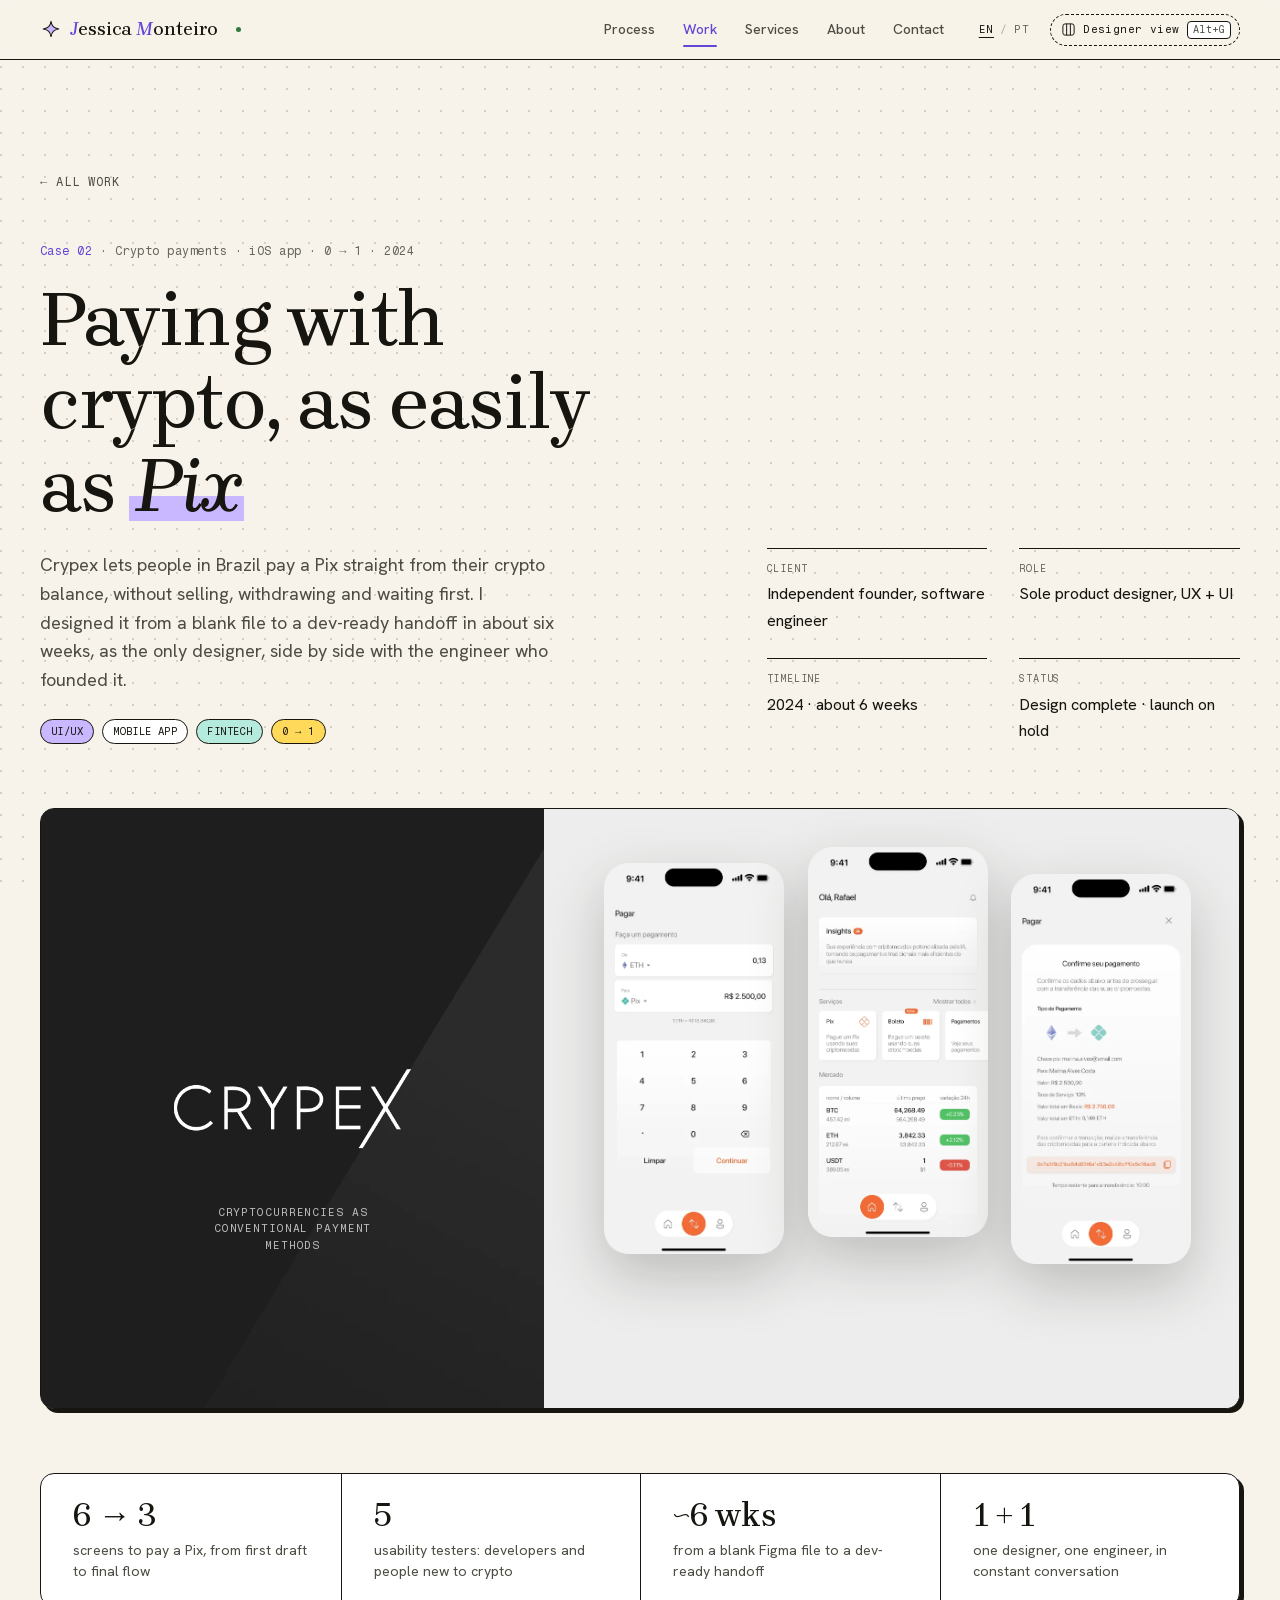
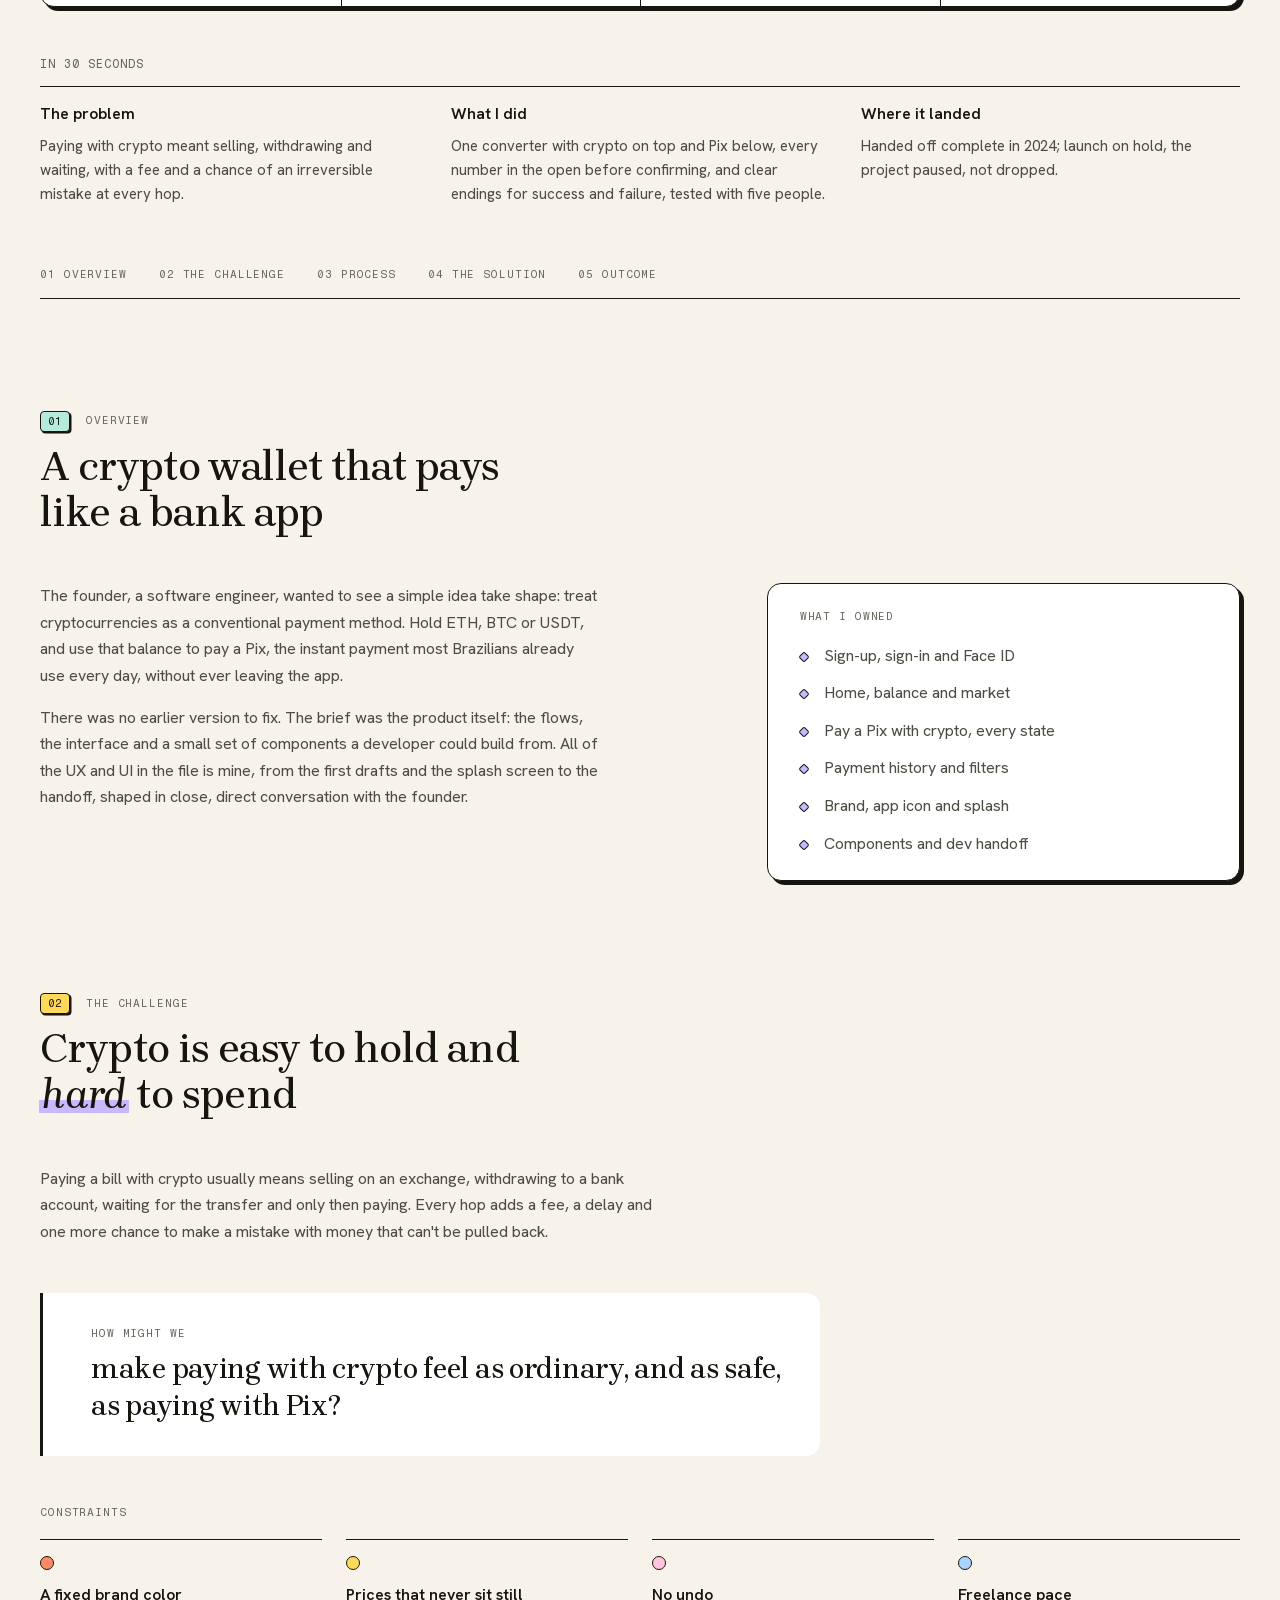
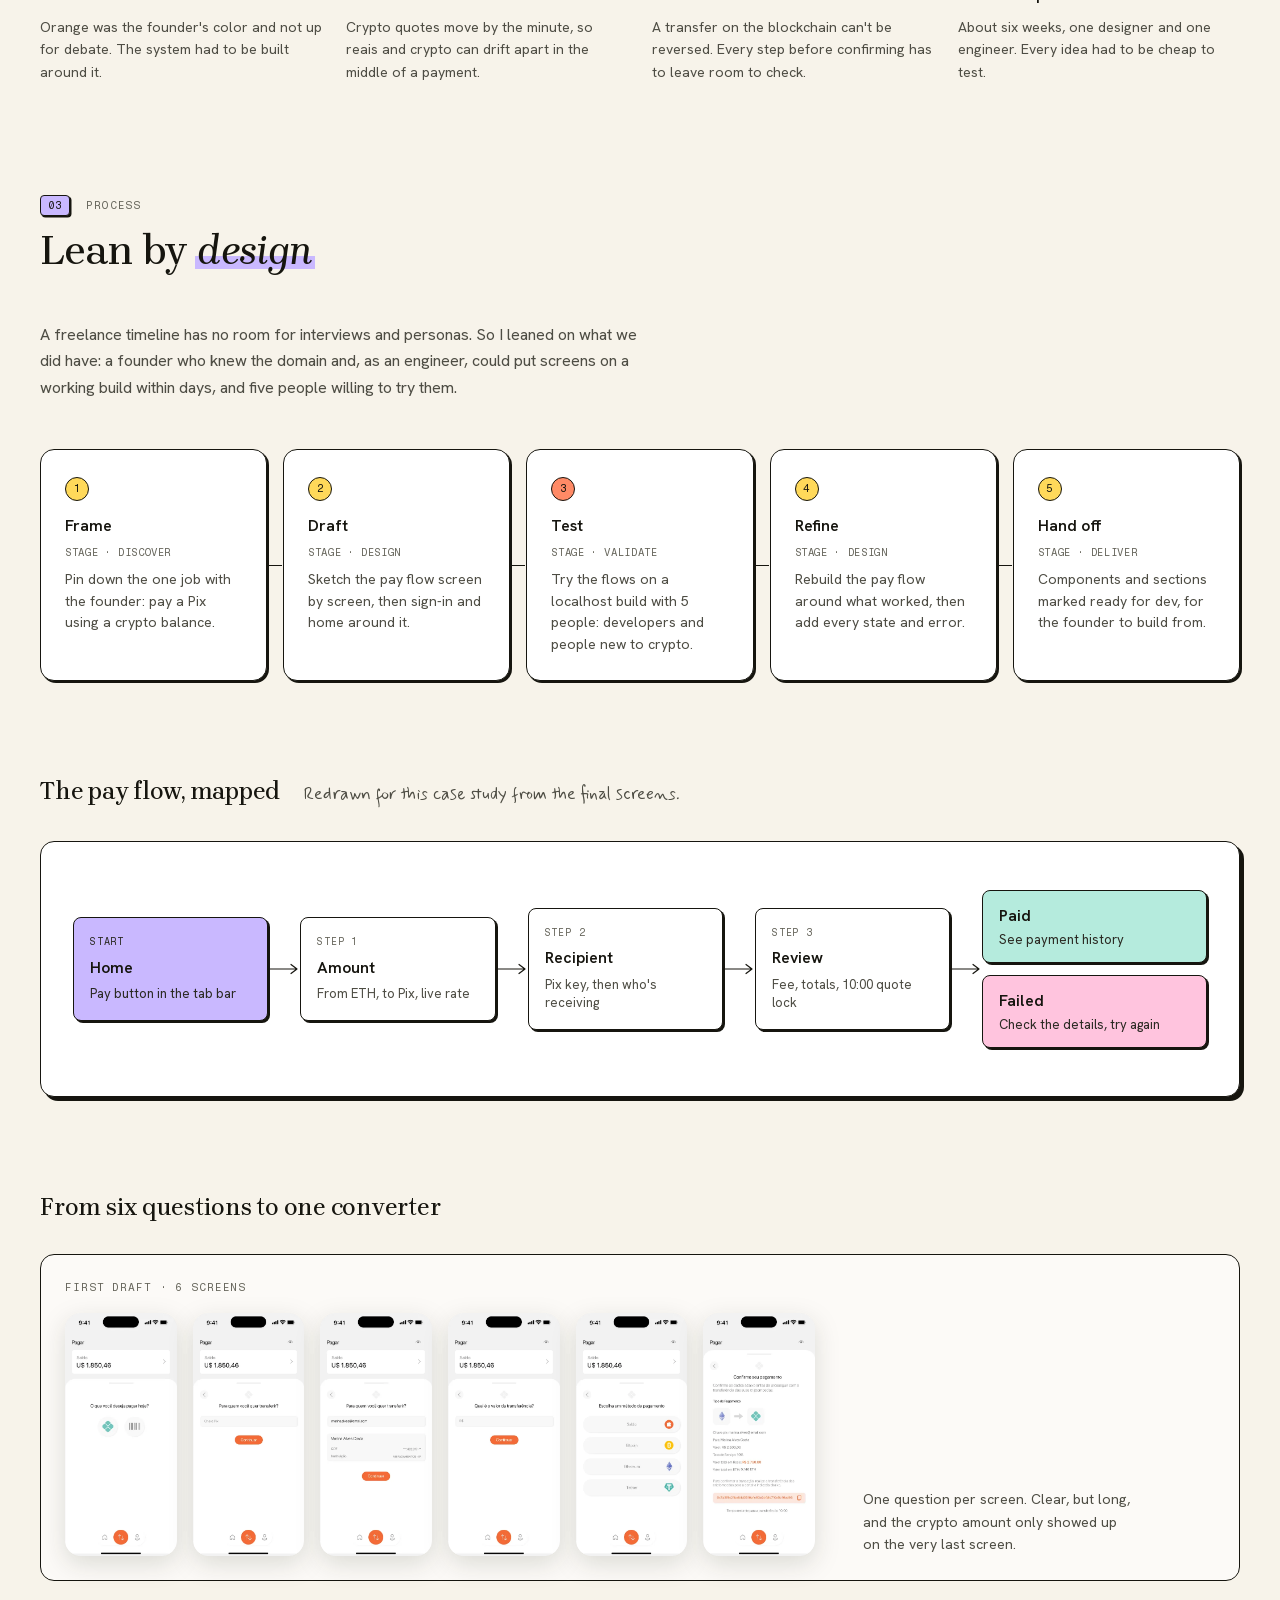
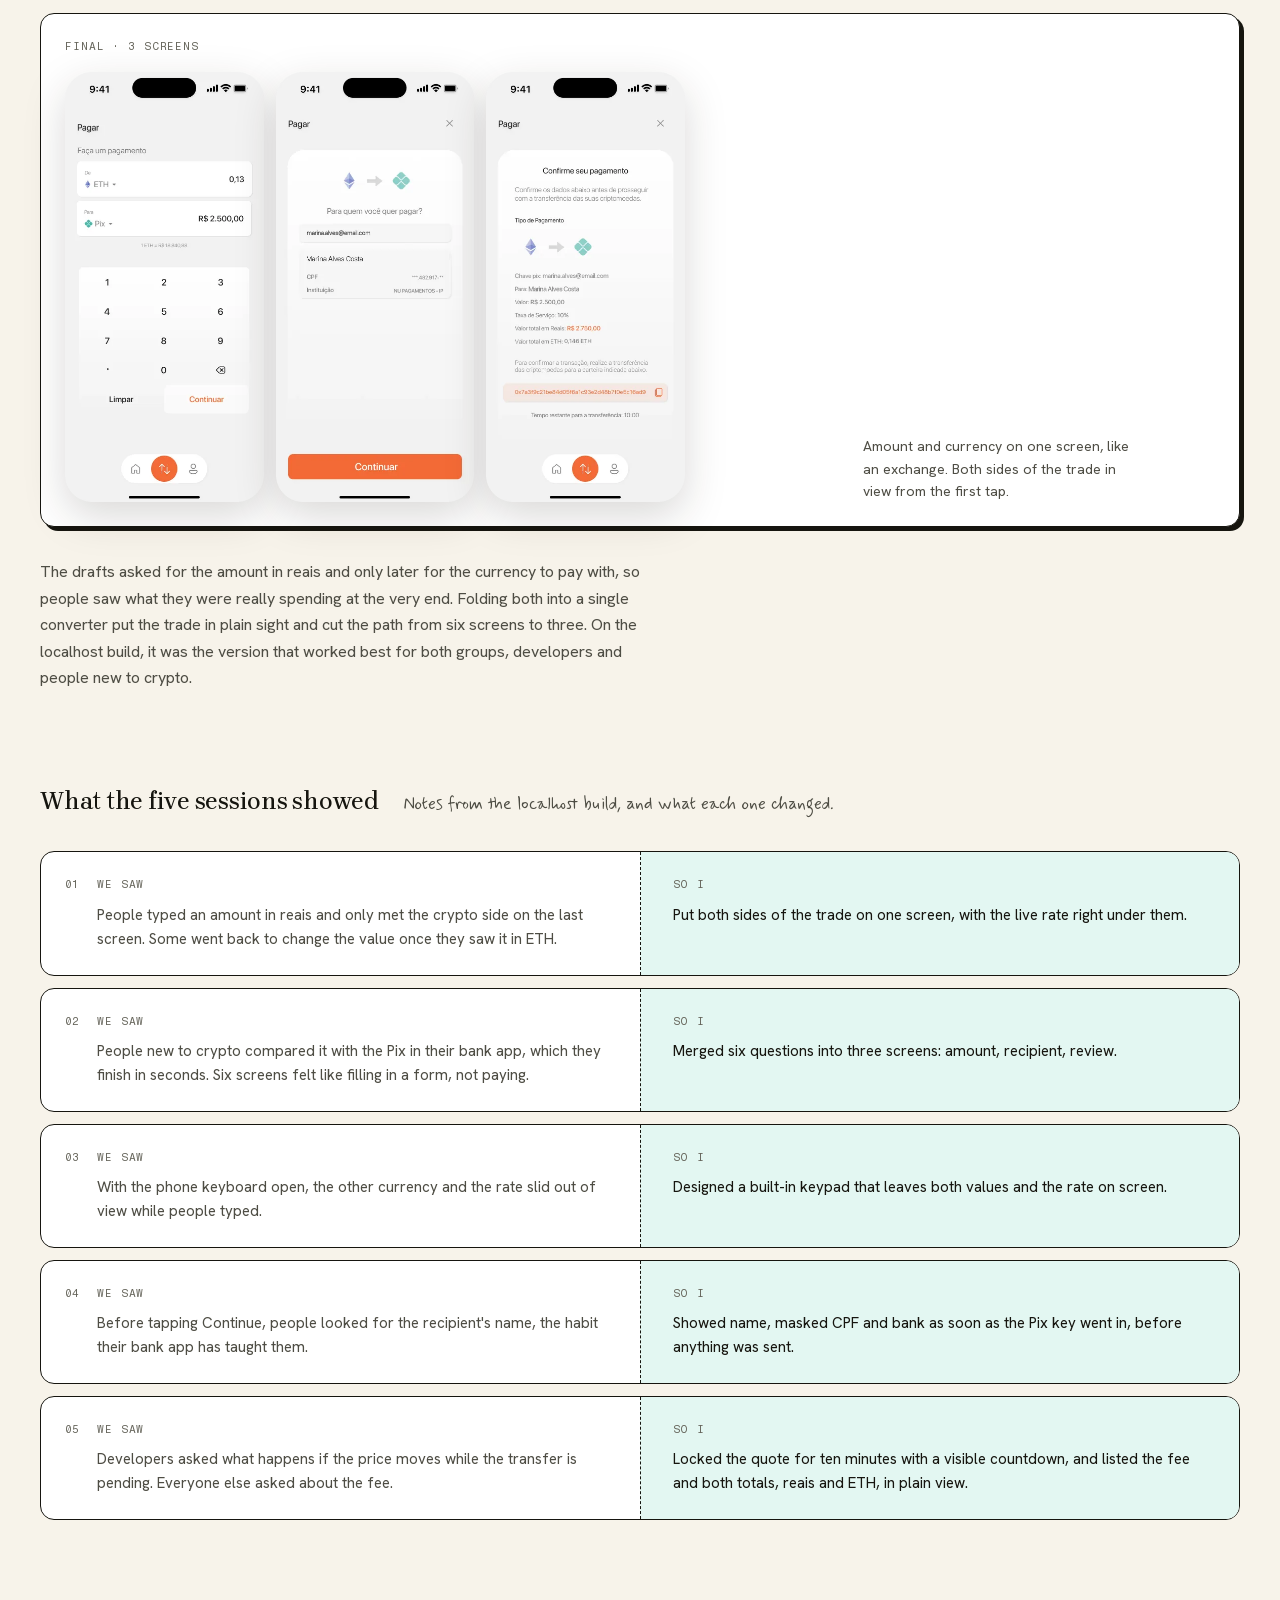
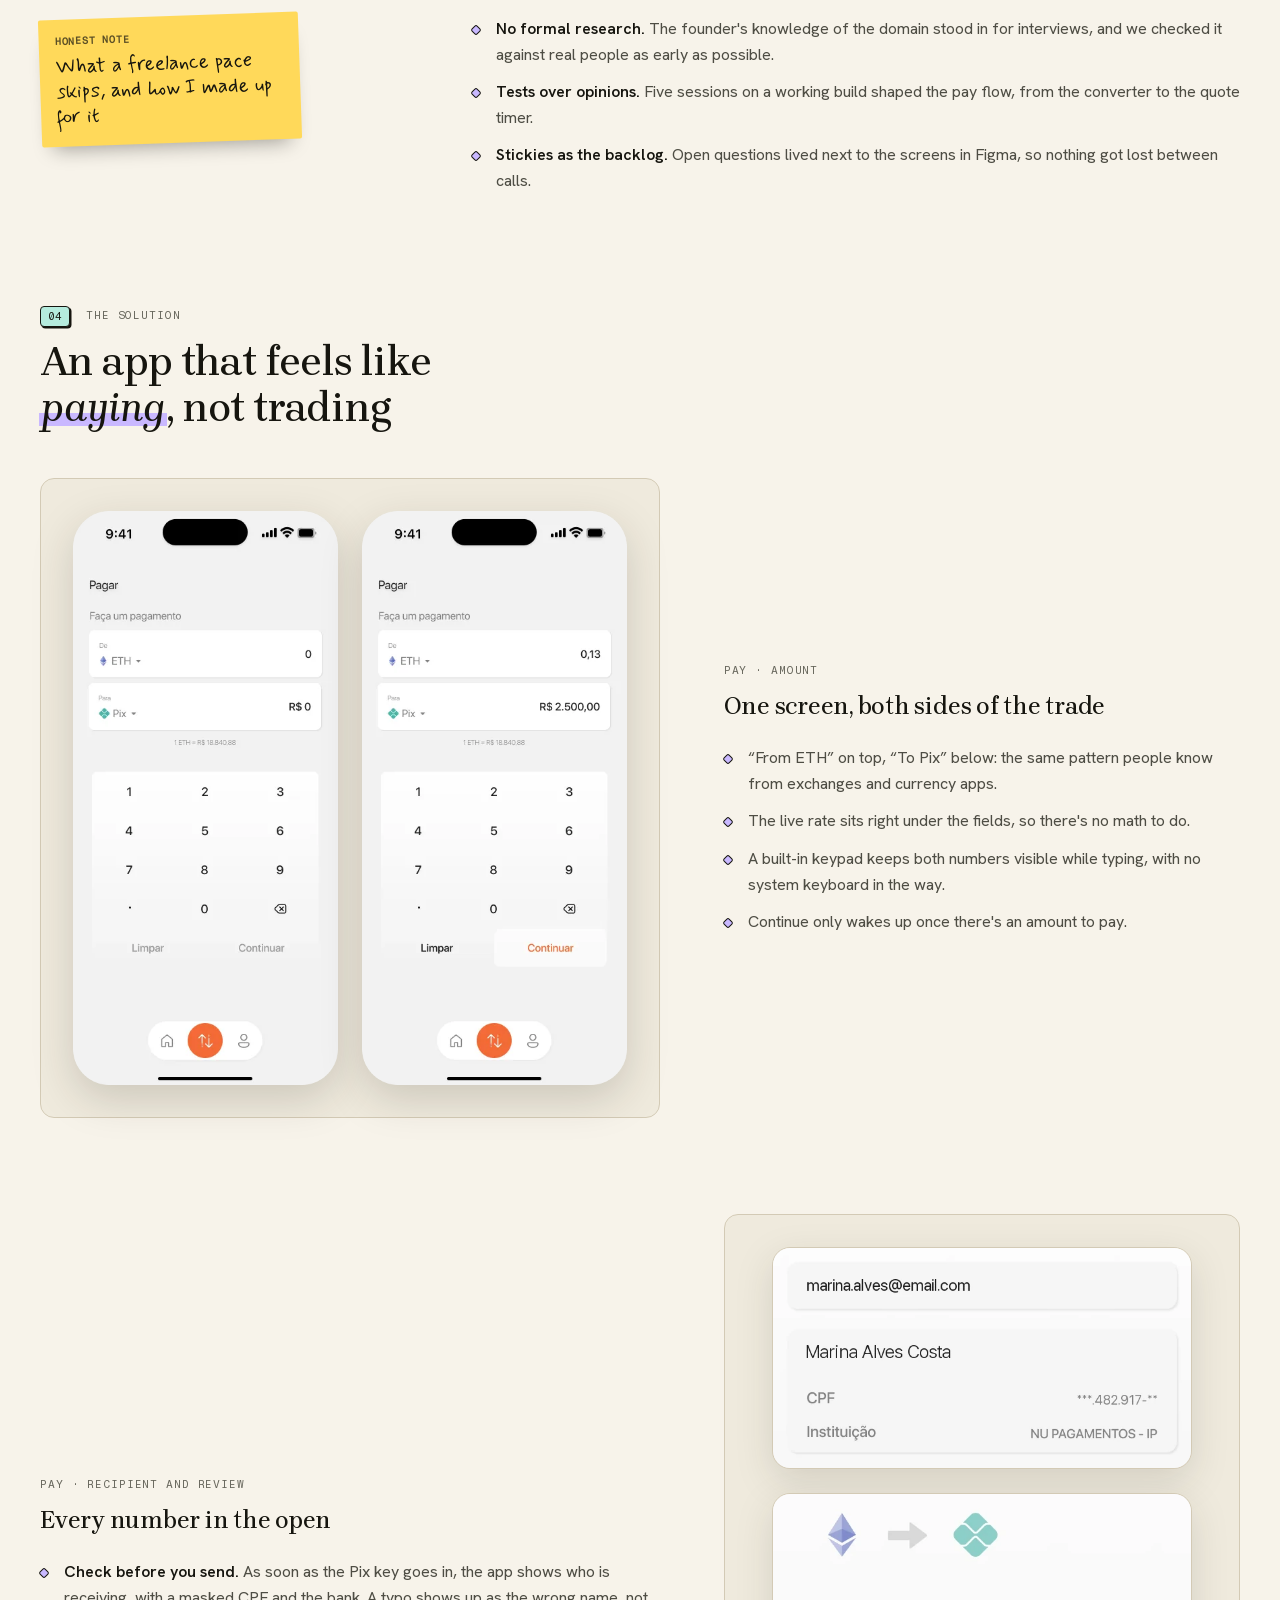
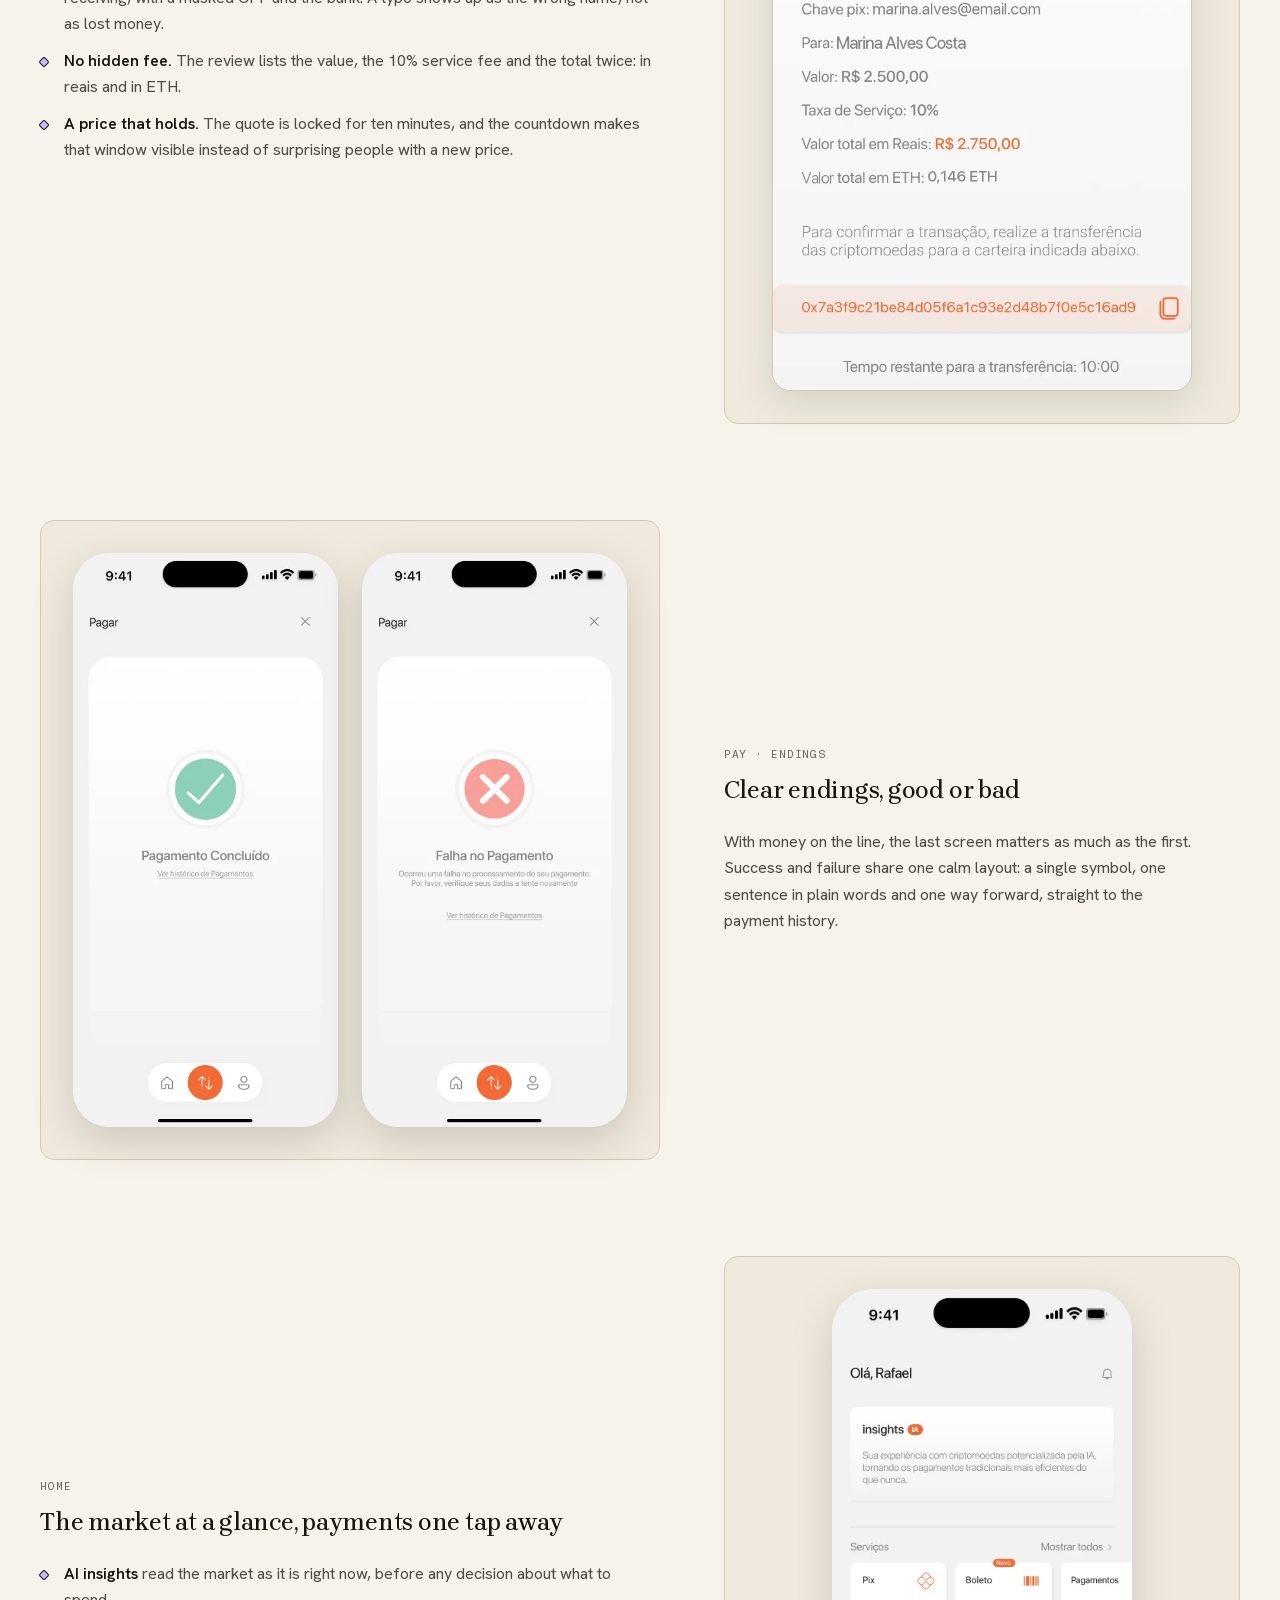
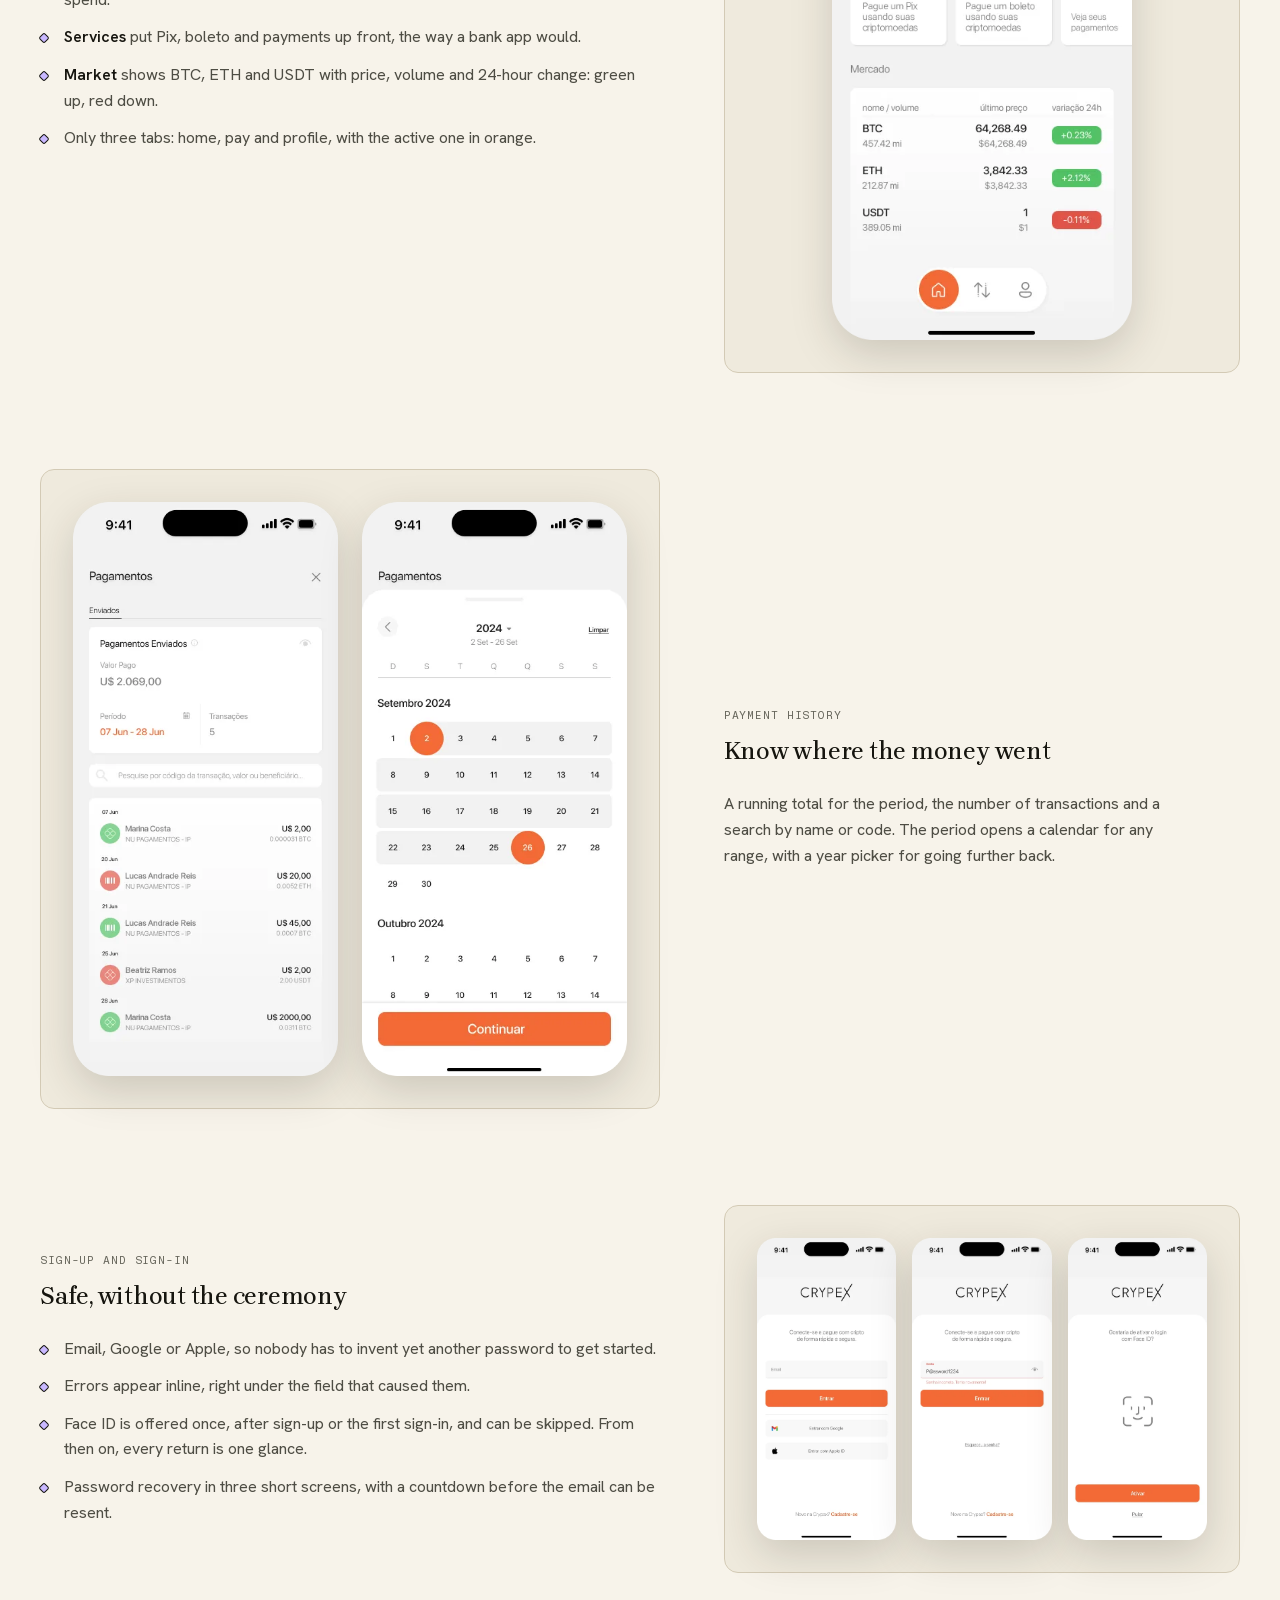
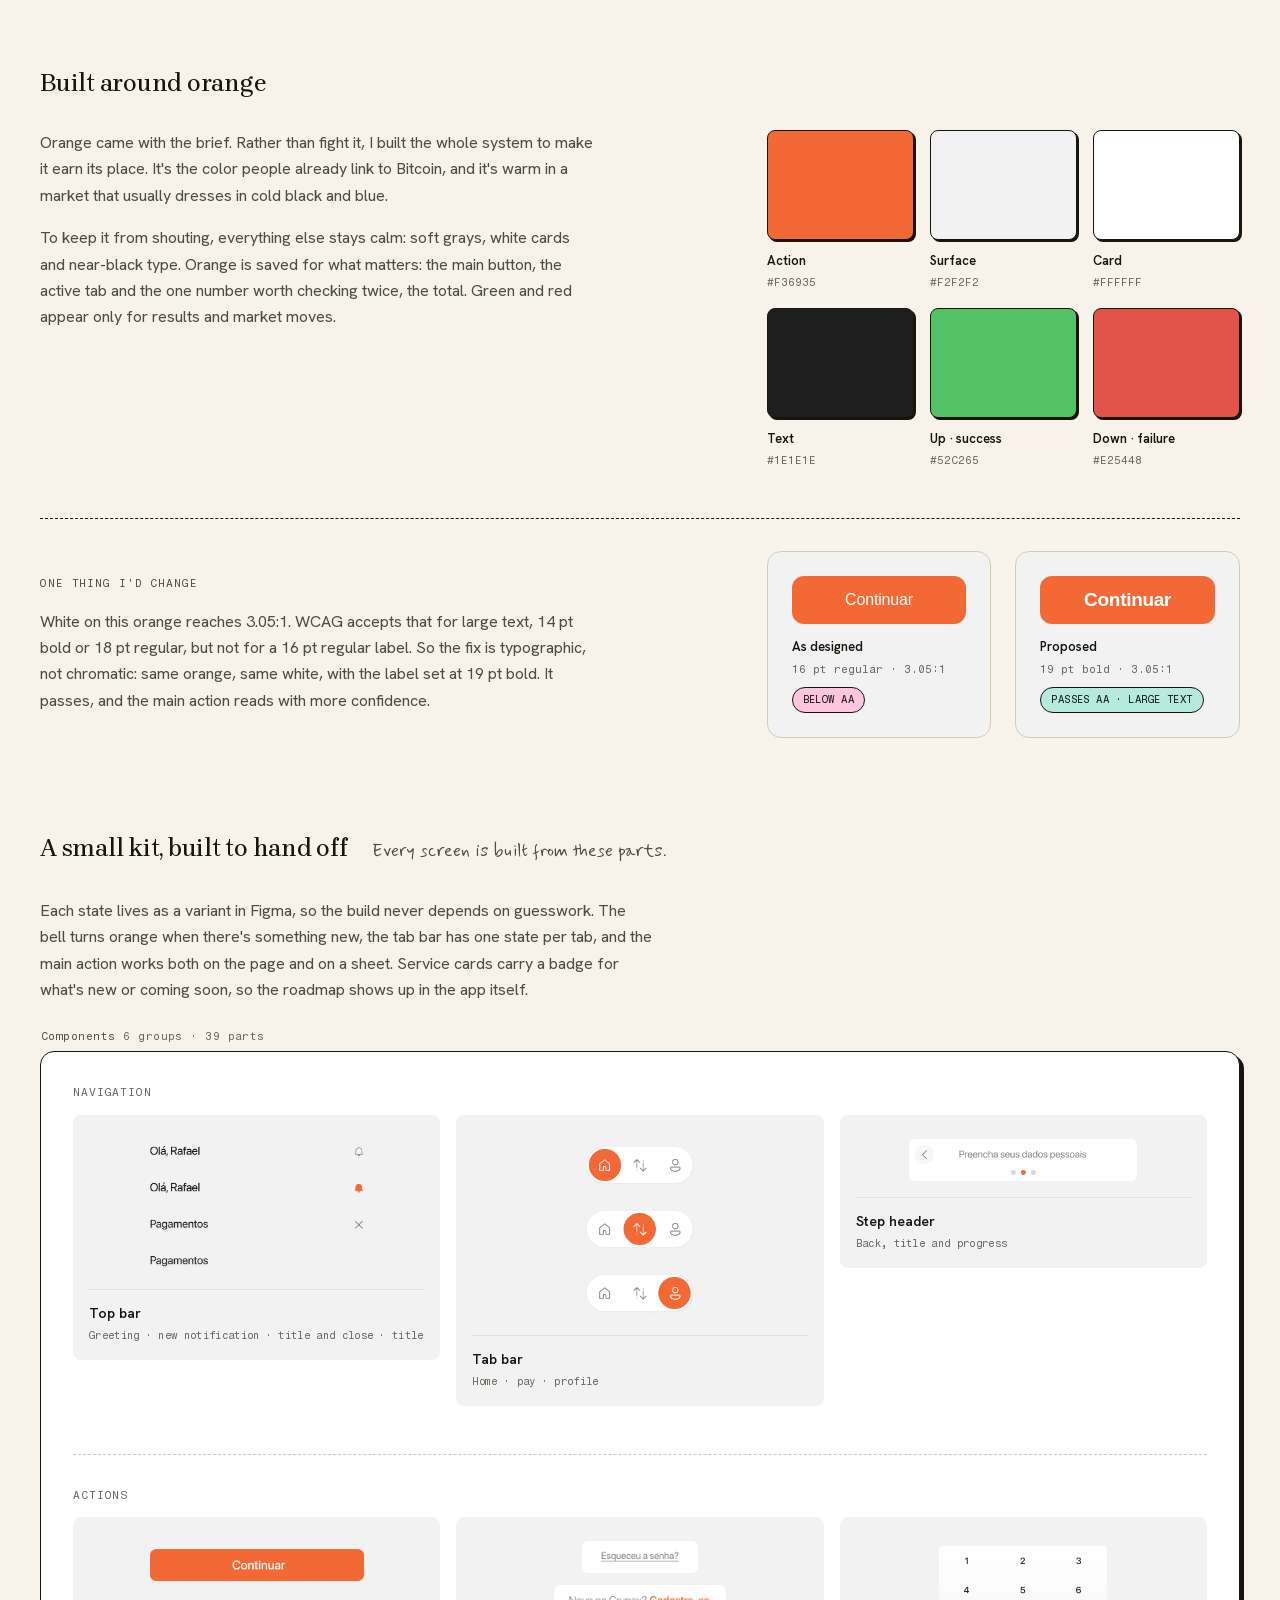
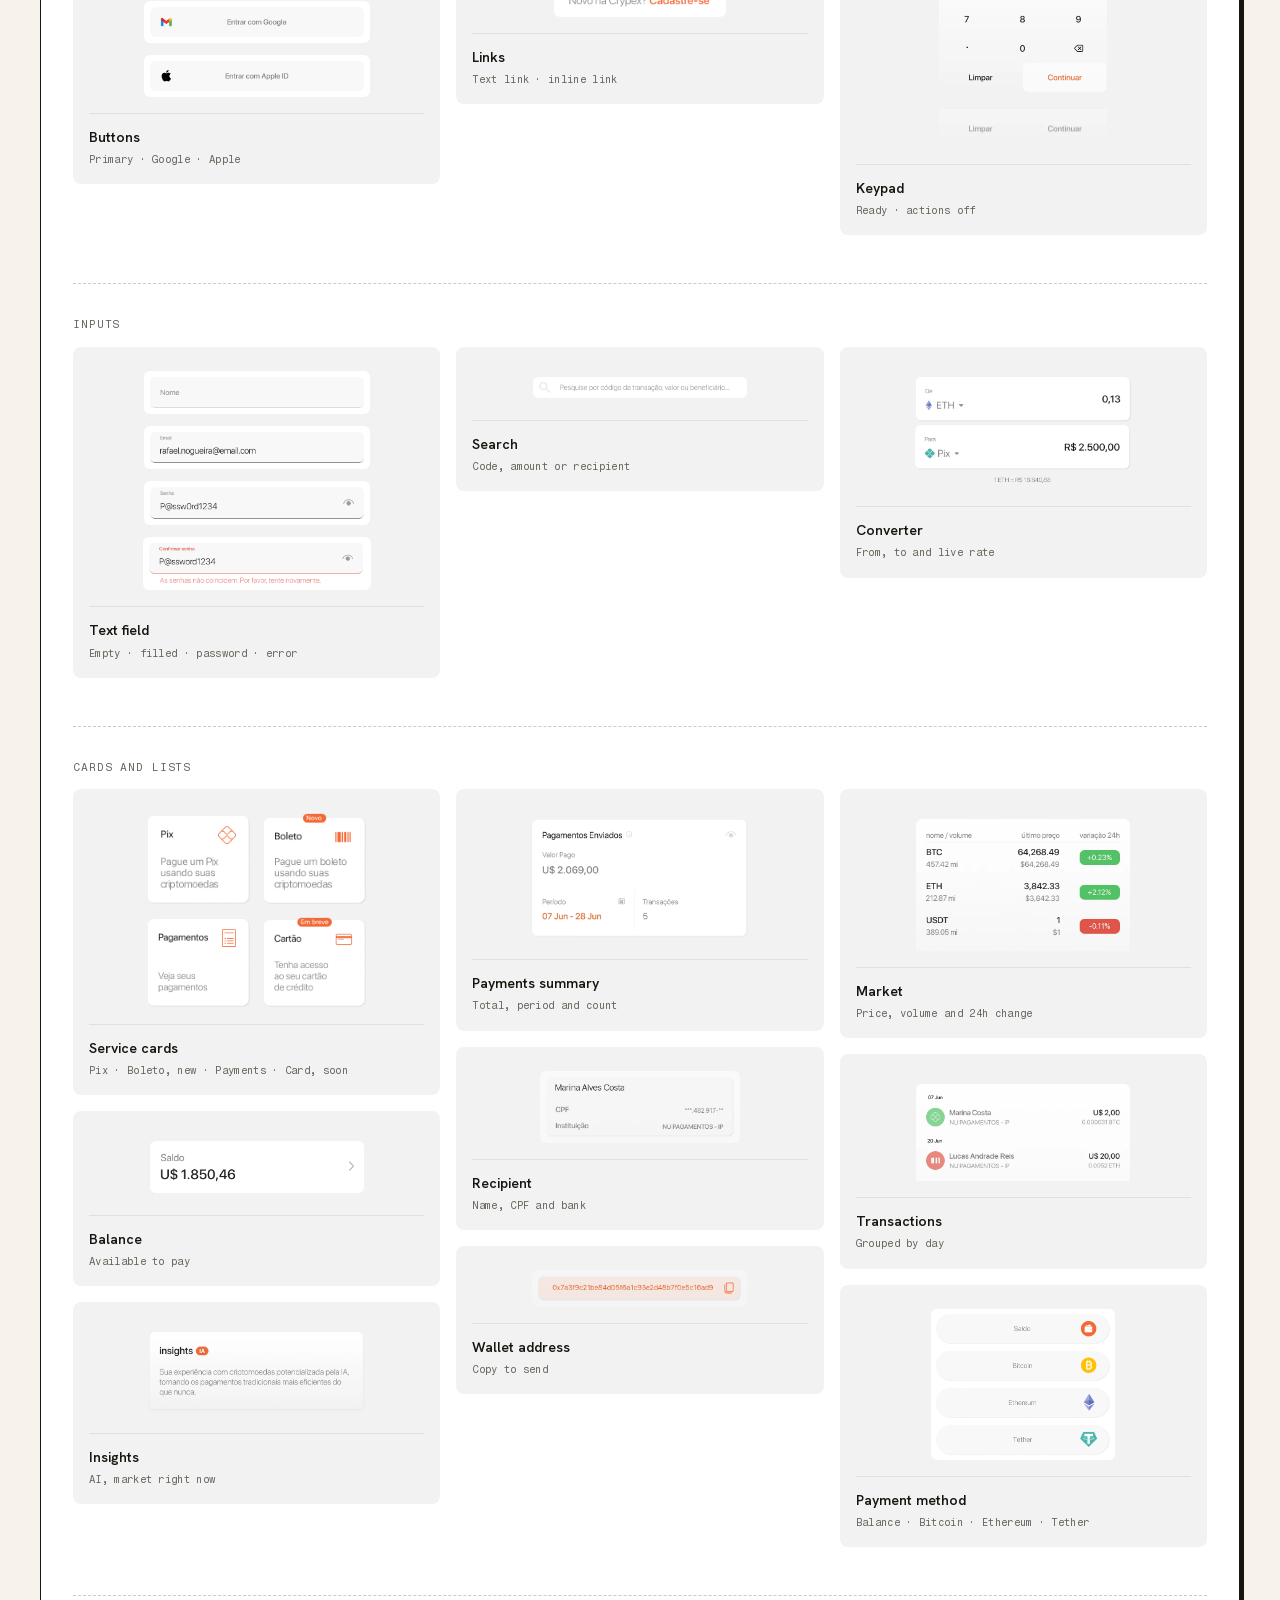
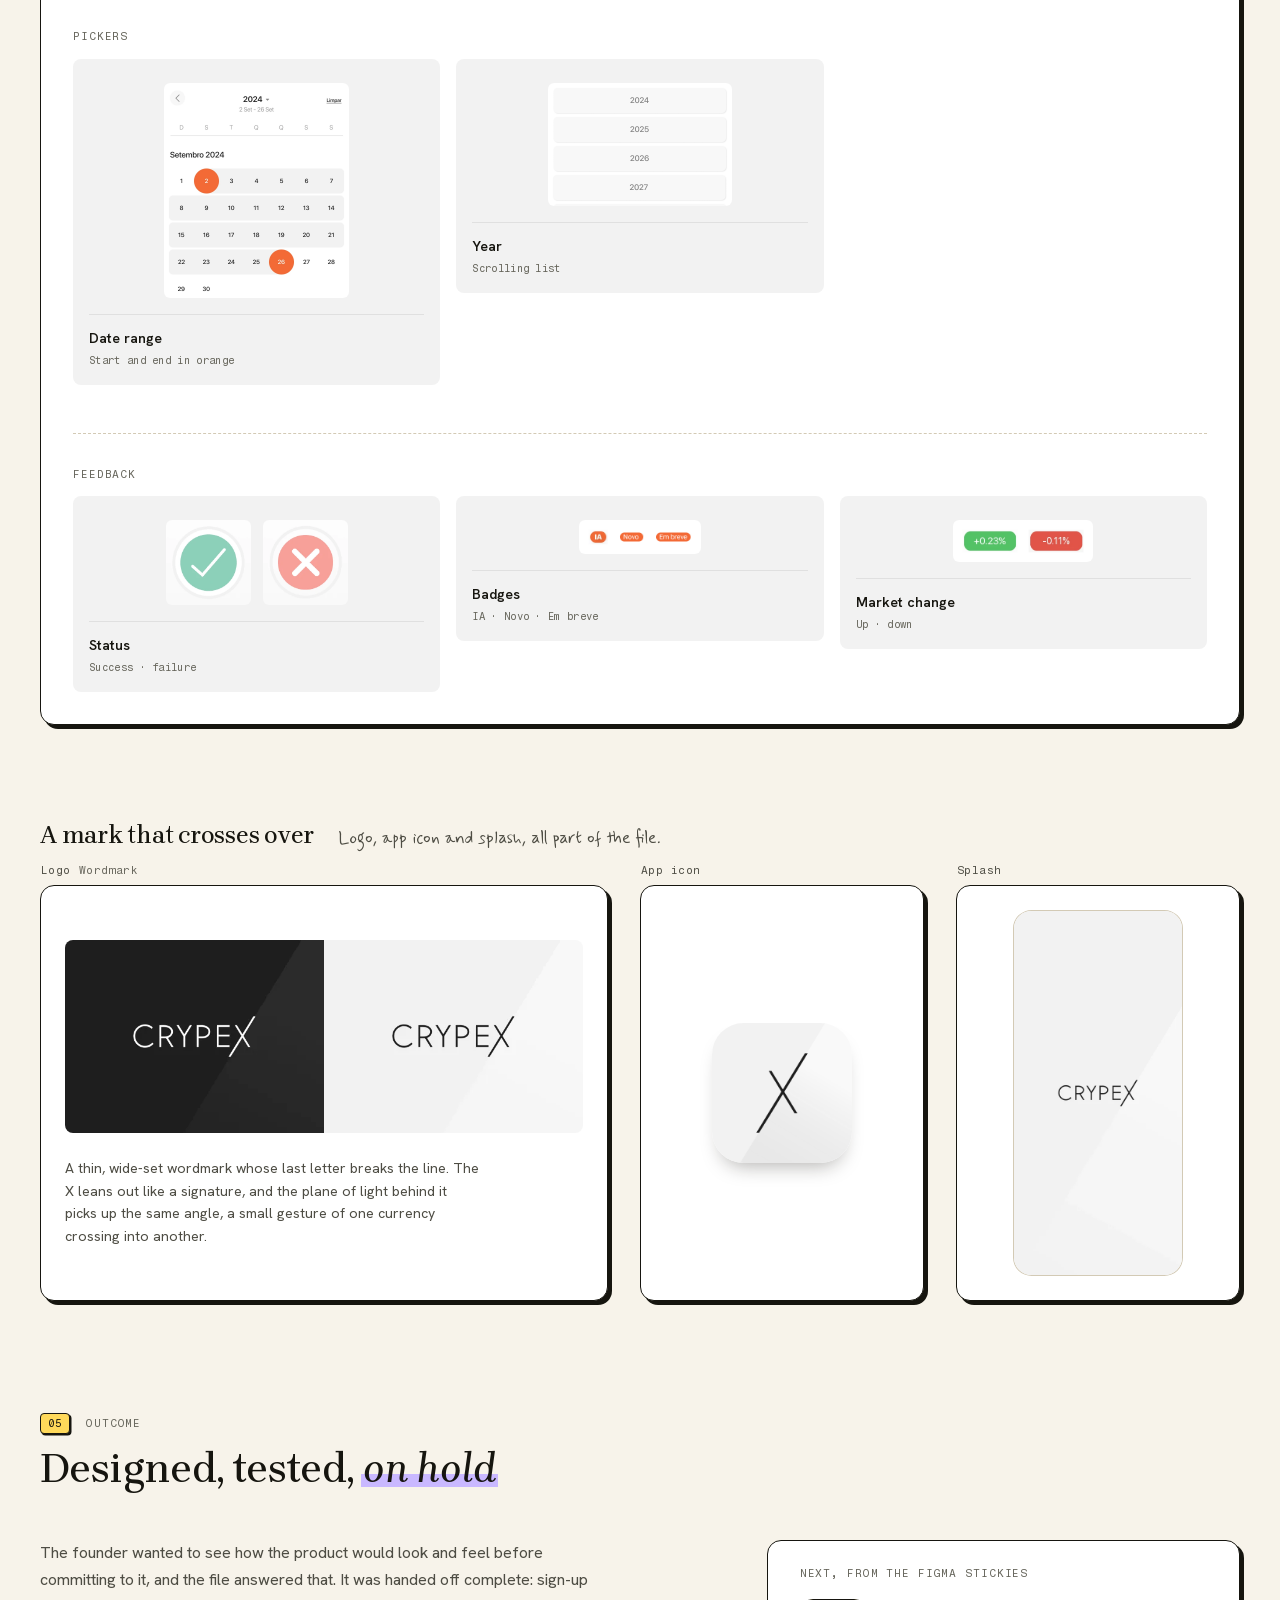
<file: work/crypex.html>
<!DOCTYPE html>
<html lang="en" class="no-js" data-grid="off" data-annotations="on">
<head>
  <meta charset="utf-8">
  <meta name="i18n-page" content="crypex">
  <script src="../assets/js/i18n.js?v=22"></script>
  <link rel="alternate" hreflang="en" href="https://www.jessmonteiro.com/work/crypex.html">
  <link rel="alternate" hreflang="pt-BR" href="https://www.jessmonteiro.com/work/crypex.html?lang=pt">
  <link rel="alternate" hreflang="x-default" href="https://www.jessmonteiro.com/work/crypex.html">
  <meta name="viewport" content="width=device-width, initial-scale=1, viewport-fit=cover">
  <title>Crypex, paying with crypto as easily as Pix · Jessica Monteiro</title>
  <meta name="description" content="A 0→1 mobile app that lets people in Brazil pay a Pix straight from their crypto balance. Solo UI/UX, from blank file to dev-ready.">
  <meta name="theme-color" content="#F7F3EA">
  <link rel="canonical" href="https://www.jessmonteiro.com/work/crypex.html">
  <meta property="og:type" content="article">
  <meta property="og:site_name" content="Jessica Monteiro">
  <meta property="og:title" content="Crypex, paying with crypto as easily as Pix">
  <meta property="og:locale" content="en_US">
  <meta property="og:locale:alternate" content="pt_BR">
  <meta property="og:description" content="A 0→1 mobile app that lets people in Brazil pay a Pix straight from their crypto balance. Solo UI/UX, from blank file to dev-ready.">
  <meta property="og:url" content="https://www.jessmonteiro.com/work/crypex.html">
  <meta property="og:image" content="https://www.jessmonteiro.com/assets/img/crypex/og.jpg">
  <meta property="og:image:width" content="1200">
  <meta property="og:image:height" content="630">
  <meta property="og:image:alt" content="Crypex wordmark next to three screens of the app: pay, home and payment review.">
  <meta name="twitter:card" content="summary_large_image">
  <link rel="icon" href="data:image/svg+xml,%3Csvg xmlns='http://www.w3.org/2000/svg' viewBox='0 0 32 32'%3E%3Crect x='5' y='5' width='24' height='24' rx='5' fill='%2316150F'/%3E%3Crect x='3' y='3' width='24' height='24' rx='5' fill='%23C9B8FF' stroke='%2316150F' stroke-width='1.5'/%3E%3C/svg%3E">
  <script>
    (function (d) {
      var c = d.documentElement.classList; c.remove('no-js'); c.add('js');
      d.documentElement.setAttribute('data-theme', 'light');
    })(document);
  </script>
  <link rel="preload" href="../assets/fonts/hanken-grotesk-normal-latin.woff2" as="font" type="font/woff2" crossorigin>
  <link rel="preload" href="../assets/fonts/brygada-1918-normal-latin.woff2" as="font" type="font/woff2" crossorigin>
  <link rel="stylesheet" href="../assets/css/fonts.css?v=1">
  <link rel="stylesheet" href="../assets/css/tokens.css?v=22">
  <link rel="stylesheet" href="../assets/css/styles.css?v=25">
  <link rel="stylesheet" href="../assets/css/identity.css?v=35">
  <link rel="stylesheet" href="../assets/css/case.css?v=5">
  <link rel="stylesheet" href="../assets/css/case-crypex.css?v=7">
  <script src="../assets/js/main.js?v=14" defer></script>
  <script src="../assets/js/case-crypex.js?v=8" defer></script>
</head>
<body>
  <a class="skip-link" href="#main">Skip to content</a>
  <div class="canvas-bg" aria-hidden="true"></div>
  <div class="layout-grid" aria-hidden="true"><div class="layout-grid__inner">
    <span></span><span></span><span></span><span></span><span></span><span></span>
    <span></span><span></span><span></span><span></span><span></span><span></span>
  </div></div>

  <header class="toolbar">
    <div class="container toolbar__inner">
      <a class="brand" href="../index.html" aria-label="Jessica Monteiro, home">
        <span class="brand__mark" aria-hidden="true"><svg viewBox="0 0 24 24"><path d="M12 1.5c.9 5.6 2.9 7.6 8.5 8.5-5.6.9-7.6 2.9-8.5 8.5-.9-5.6-2.9-7.6-8.5-8.5 5.6-.9 7.6-2.9 8.5-8.5Z" transform="translate(0 2)"/></svg></span>
        <span class="wordmark"><b>J</b>essica <b>M</b>onteiro</span>
      </a>
      <span class="status-egg" title="psst: every screen here ships with specs">case 02</span>
      <button class="tool-btn nav-toggle" type="button" aria-expanded="false" aria-controls="primary-nav">Menu</button>
      <nav class="toolbar__nav" id="primary-nav" aria-label="Primary">
        <a href="../index.html#discover">Process</a>
        <a href="../index.html#work" aria-current="true">Work</a>
        <a href="../index.html#services">Services</a>
        <a href="../index.html#about">About</a>
        <a href="../index.html#contact">Contact</a>
      </nav>
      <div class="toolbar__tools">
        <nav class="lang-switch" aria-label="Language" data-no-i18n>
          <a href="?lang=en" hreflang="en" lang="en" data-lang="en">EN</a><span aria-hidden="true">/</span><a href="?lang=pt" hreflang="pt-BR" lang="pt-BR" data-lang="pt">PT</a>
        </nav>
        <button class="grid-egg" type="button" data-action="grid" aria-pressed="false" aria-label="Designer view: layout grid and inspector (Alt+G)">
          <svg viewBox="0 0 20 20" aria-hidden="true"><rect x="2.5" y="2.5" width="15" height="15" rx="3"/><path d="M7.5 2.5v15M12.5 2.5v15"/></svg>
          <span class="grid-egg__label">Designer view</span><kbd aria-hidden="true">Alt+G</kbd>
        </button>
      </div>
    </div>
  </header>

  <main id="main" class="case-page cx">
    <div class="container">
      <a class="case-back" href="../index.html#work"><span class="arrow" aria-hidden="true">←</span> All work</a>

      <!-- ============ Hero ============ -->
      <header class="case-hero">
        <div>
          <p class="case-hero__label"><b>Case 02</b> <span>· Crypto payments</span> <span>· iOS app</span> <span>· 0 → 1</span> <span>· 2024</span></p>
          <h1 class="display cx-title">Paying with crypto, as easily as <em>Pix</em></h1>
          <p class="lead">Crypex lets people in Brazil pay a Pix straight from their crypto balance, without selling, withdrawing and waiting first. I designed it from a blank file to a dev-ready handoff in about six weeks, as the only designer, side by side with the engineer who founded it.</p>
          <div class="tags"><span class="tag tag--lilac">UI/UX</span><span class="tag">Mobile app</span><span class="tag tag--mint">Fintech</span><span class="tag tag--yellow">0 → 1</span></div>
        </div>
        <div class="case-meta">
          <div><b>Client</b><span>Independent founder, software engineer</span></div>
          <div><b>Role</b><span>Sole product designer, UX + UI</span></div>
          <div><b>Timeline</b><span>2024 · about 6 weeks</span></div>
          <div><b>Status</b><span>Design complete · launch on hold</span></div>
        </div>
      </header>

      <div class="case-cover">
        <div class="frame">
          <span class="frame__label"><b>Cover</b> Crypex <span class="dim">iOS · 390</span></span>
          <div class="case__thumb cx-cover">
            <div class="cx-cover__brand">
              <span class="visually-hidden">Crypex</span>
              <p>Cryptocurrencies as conventional payment methods</p>
            </div>
            <div class="cx-cover__phones">
              <img fetchpriority="high" src="../assets/img/crypex/pay-amount.webp" srcset="../assets/img/crypex/pay-amount-sm.webp 393w, ../assets/img/crypex/pay-amount.webp 786w" sizes="(max-width: 860px) 23vw, 180px" width="786" height="1704" alt="Pay screen: converting ETH into a Pix of R$ 2,500.00.">
              <img src="../assets/img/crypex/home.webp" srcset="../assets/img/crypex/home-sm.webp 393w, ../assets/img/crypex/home.webp 786w" sizes="(max-width: 860px) 23vw, 180px" width="786" height="1704" alt="Home screen: AI insights, services and the crypto market.">
              <img src="../assets/img/crypex/pay-review.webp" srcset="../assets/img/crypex/pay-review-sm.webp 393w, ../assets/img/crypex/pay-review.webp 786w" sizes="(max-width: 860px) 23vw, 180px" width="786" height="1704" alt="Payment review with fee, totals and a ten-minute quote timer.">
            </div>
          </div>
        </div>
      </div>

      <!-- ============ At a glance ============ -->
      <ul class="cx-glance" aria-label="At a glance">
        <li><strong>6 → 3</strong><span>screens to pay a Pix, from first draft to final flow</span></li>
        <li><strong>5</strong><span>usability testers: developers and people new to crypto</span></li>
        <li><strong>~6 wks</strong><span>from a blank Figma file to a dev-ready handoff</span></li>
        <li><strong>1 + 1</strong><span>one designer, one engineer, in constant conversation</span></li>
      </ul>

      <!-- ============ In 30 seconds ============ -->
      <section class="cx-tldr" aria-labelledby="cx-tldr-title">
        <h2 class="cx-tldr__title" id="cx-tldr-title">In 30 seconds</h2>
        <dl class="cx-tldr__grid">
          <div><dt>The problem</dt><dd>Paying with crypto meant selling, withdrawing and waiting, with a fee and a chance of an irreversible mistake at every hop.</dd></div>
          <div><dt>What I did</dt><dd>One converter with crypto on top and Pix below, every number in the open before confirming, and clear endings for success and failure, tested with five people.</dd></div>
          <div><dt>Where it landed</dt><dd>Handed off complete in 2024; launch on hold, the project paused, not dropped.</dd></div>
        </dl>
      </section>

      <!-- ============ On this page ============ -->
      <nav class="cx-toc" aria-label="On this page">
        <ol>
          <li><a href="#cx-overview"><span>01</span> Overview</a></li>
          <li><a href="#cx-challenge"><span>02</span> The challenge</a></li>
          <li><a href="#cx-process"><span>03</span> Process</a></li>
          <li><a href="#cx-solution"><span>04</span> The solution</a></li>
          <li><a href="#cx-outcome"><span>05</span> Outcome</a></li>
        </ol>
      </nav>

      <!-- ============ 01 Overview ============ -->
      <section class="cx-section" aria-labelledby="cx-overview">
        <header class="cx-head">
          <span class="cx-num">01</span>
          <p class="cx-kicker">Overview</p>
          <h2 id="cx-overview" class="display cx-h2">A crypto wallet that pays like a bank app</h2>
        </header>
        <div class="cx-split">
          <div class="cx-prose">
            <p>The founder, a software engineer, wanted to see a simple idea take shape: treat cryptocurrencies as a conventional payment method. Hold ETH, BTC or USDT, and use that balance to pay a Pix, the instant payment most Brazilians already use every day, without ever leaving the app.</p>
            <p>There was no earlier version to fix. The brief was the product itself: the flows, the interface and a small set of components a developer could build from. All of the UX and UI in the file is mine, from the first drafts and the splash screen to the handoff, shaped in close, direct conversation with the founder.</p>
          </div>
          <aside class="cx-card" aria-label="What I owned">
            <p class="cx-label">What I owned</p>
            <ul class="cx-list">
              <li>Sign-up, sign-in and Face ID</li>
              <li>Home, balance and market</li>
              <li>Pay a Pix with crypto, every state</li>
              <li>Payment history and filters</li>
              <li>Brand, app icon and splash</li>
              <li>Components and dev handoff</li>
            </ul>
          </aside>
        </div>
      </section>

      <!-- ============ 02 Challenge ============ -->
      <section class="cx-section" aria-labelledby="cx-challenge">
        <header class="cx-head">
          <span class="cx-num">02</span>
          <p class="cx-kicker">The challenge</p>
          <h2 id="cx-challenge" class="display cx-h2">Crypto is easy to hold and <em>hard</em> to spend</h2>
        </header>
        <div class="cx-prose cx-prose--wide">
          <p>Paying a bill with crypto usually means selling on an exchange, withdrawing to a bank account, waiting for the transfer and only then paying. Every hop adds a fee, a delay and one more chance to make a mistake with money that can't be pulled back.</p>
        </div>
        <blockquote class="cx-hmw">
          <p class="cx-label">How might we</p>
          <p>make paying with crypto feel as ordinary, and as safe, as paying with Pix?</p>
        </blockquote>
        <p class="cx-label cx-label--gap">Constraints</p>
        <ul class="cx-constraints">
          <li><span class="cx-dot cx-dot--coral" aria-hidden="true"></span><h3>A fixed brand color</h3><p>Orange was the founder's color and not up for debate. The system had to be built around it.</p></li>
          <li><span class="cx-dot cx-dot--yellow" aria-hidden="true"></span><h3>Prices that never sit still</h3><p>Crypto quotes move by the minute, so reais and crypto can drift apart in the middle of a payment.</p></li>
          <li><span class="cx-dot cx-dot--pink" aria-hidden="true"></span><h3>No undo</h3><p>A transfer on the blockchain can't be reversed. Every step before confirming has to leave room to check.</p></li>
          <li><span class="cx-dot cx-dot--sky" aria-hidden="true"></span><h3>Freelance pace</h3><p>About six weeks, one designer and one engineer. Every idea had to be cheap to test.</p></li>
        </ul>
      </section>

      <!-- ============ 03 Process ============ -->
      <section class="cx-section" aria-labelledby="cx-process">
        <header class="cx-head">
          <span class="cx-num">03</span>
          <p class="cx-kicker">Process</p>
          <h2 id="cx-process" class="display cx-h2">Lean by <em>design</em></h2>
        </header>
        <div class="cx-prose cx-prose--wide">
          <p>A freelance timeline has no room for interviews and personas. So I leaned on what we did have: a founder who knew the domain and, as an engineer, could put screens on a working build within days, and five people willing to try them.</p>
        </div>

        <ol class="cx-steps">
          <li><span class="cx-step__n">1</span><h3>Frame</h3><span class="cx-step__stage">Stage · Discover</span><p>Pin down the one job with the founder: pay a Pix using a crypto balance.</p></li>
          <li><span class="cx-step__n">2</span><h3>Draft</h3><span class="cx-step__stage">Stage · Design</span><p>Sketch the pay flow screen by screen, then sign-in and home around it.</p></li>
          <li><span class="cx-step__n">3</span><h3>Test</h3><span class="cx-step__stage">Stage · Validate</span><p>Try the flows on a localhost build with 5 people: developers and people new to crypto.</p></li>
          <li><span class="cx-step__n">4</span><h3>Refine</h3><span class="cx-step__stage">Stage · Design</span><p>Rebuild the pay flow around what worked, then add every state and error.</p></li>
          <li><span class="cx-step__n">5</span><h3>Hand off</h3><span class="cx-step__stage">Stage · Deliver</span><p>Components and sections marked ready for dev, for the founder to build from.</p></li>
        </ol>

        <!-- Flow map -->
        <figure class="cx-block">
          <div class="cx-block__head">
            <h3 class="cx-h3">The pay flow, mapped</h3>
            <p class="cx-note">Redrawn for this case study from the final screens.</p>
          </div>
          <div class="frame cx-flowframe">
            <ol class="cx-flow" aria-label="Pay flow">
              <li class="cx-node cx-node--start"><small>Start</small><b>Home</b><span>Pay button in the tab bar</span></li>
              <li class="cx-node"><small>Step 1</small><b>Amount</b><span>From ETH, to Pix, live rate</span></li>
              <li class="cx-node"><small>Step 2</small><b>Recipient</b><span>Pix key, then who's receiving</span></li>
              <li class="cx-node"><small>Step 3</small><b>Review</b><span>Fee, totals, 10:00 quote lock</span></li>
              <li class="cx-node cx-node--end">
                <div class="cx-outcome cx-outcome--ok"><b>Paid</b><span>See payment history</span></div>
                <div class="cx-outcome cx-outcome--fail"><b>Failed</b><span>Check the details, try again</span></div>
              </li>
            </ol>
          </div>
          <figcaption class="visually-hidden">Home, then amount, recipient and review, ending in either a successful or a failed payment.</figcaption>
        </figure>

        <!-- Iteration -->
        <div class="cx-block">
          <div class="cx-block__head">
            <h3 class="cx-h3">From six questions to one converter</h3>
          </div>
          <div class="cx-compare">
            <figure class="cx-compare__col">
              <p class="cx-label">First draft · 6 screens</p>
              <div class="cx-strip cx-strip--6">
                <img src="../assets/img/crypex/draft-1.webp" srcset="../assets/img/crypex/draft-1-sm.webp 393w, ../assets/img/crypex/draft-1.webp 786w" sizes="(max-width: 860px) 22vw, 112px" width="786" height="1704" alt="Draft 1: “What do you want to pay today?” with Pix and boleto options." loading="lazy">
                <img src="../assets/img/crypex/draft-2.webp" srcset="../assets/img/crypex/draft-2-sm.webp 393w, ../assets/img/crypex/draft-2.webp 786w" sizes="(max-width: 860px) 22vw, 112px" width="786" height="1704" alt="Draft 2: “Who do you want to send to?” with a Pix key field." loading="lazy">
                <img src="../assets/img/crypex/draft-3.webp" srcset="../assets/img/crypex/draft-3-sm.webp 393w, ../assets/img/crypex/draft-3.webp 786w" sizes="(max-width: 860px) 22vw, 112px" width="786" height="1704" alt="Draft 3: the recipient's name, CPF and bank shown for confirmation." loading="lazy">
                <img src="../assets/img/crypex/draft-4.webp" srcset="../assets/img/crypex/draft-4-sm.webp 393w, ../assets/img/crypex/draft-4.webp 786w" sizes="(max-width: 860px) 22vw, 112px" width="786" height="1704" alt="Draft 4: “How much do you want to send?” with an amount in reais." loading="lazy">
                <img src="../assets/img/crypex/draft-5.webp" srcset="../assets/img/crypex/draft-5-sm.webp 393w, ../assets/img/crypex/draft-5.webp 786w" sizes="(max-width: 860px) 22vw, 112px" width="786" height="1704" alt="Draft 5: choose how to pay, from balance, Bitcoin, Ethereum or Tether." loading="lazy">
                <img src="../assets/img/crypex/draft-6.webp" srcset="../assets/img/crypex/draft-6-sm.webp 393w, ../assets/img/crypex/draft-6.webp 786w" sizes="(max-width: 860px) 22vw, 112px" width="786" height="1704" alt="Draft 6: payment confirmation with fee, totals and the wallet address." loading="lazy">
              </div>
              <figcaption>One question per screen. Clear, but long, and the crypto amount only showed up on the very last screen.</figcaption>
            </figure>
            <figure class="cx-compare__col cx-compare__col--final">
              <p class="cx-label">Final · 3 screens</p>
              <div class="cx-strip cx-strip--3">
                <img src="../assets/img/crypex/pay-amount.webp" srcset="../assets/img/crypex/pay-amount-sm.webp 393w, ../assets/img/crypex/pay-amount.webp 786w" sizes="(max-width: 860px) 23vw, 199px" width="786" height="1704" alt="Final step 1: a converter with ETH on top, Pix below and a numeric keypad." loading="lazy">
                <img src="../assets/img/crypex/pay-recipient.webp" srcset="../assets/img/crypex/pay-recipient-sm.webp 393w, ../assets/img/crypex/pay-recipient.webp 786w" sizes="(max-width: 860px) 23vw, 199px" width="786" height="1704" alt="Final step 2: Pix key entered and the recipient's details shown." loading="lazy">
                <img src="../assets/img/crypex/pay-review.webp" srcset="../assets/img/crypex/pay-review-sm.webp 393w, ../assets/img/crypex/pay-review.webp 786w" sizes="(max-width: 860px) 23vw, 199px" width="786" height="1704" alt="Final step 3: review with fee, totals in reais and ETH, wallet address and timer." loading="lazy">
              </div>
              <figcaption>Amount and currency on one screen, like an exchange. Both sides of the trade in view from the first tap.</figcaption>
            </figure>
          </div>
          <div class="cx-prose cx-prose--wide cx-after">
            <p>The drafts asked for the amount in reais and only later for the currency to pay with, so people saw what they were really spending at the very end. Folding both into a single converter put the trade in plain sight and cut the path from six screens to three. On the localhost build, it was the version that worked best for both groups, developers and people new to crypto.</p>
          </div>
        </div>

        <!-- Test notes -->
        <div class="cx-block">
          <div class="cx-block__head">
            <h3 class="cx-h3">What the five sessions showed</h3>
            <p class="cx-note">Notes from the localhost build, and what each one changed.</p>
          </div>
          <ol class="cx-notes">
            <li>
              <div class="cx-notes__seen"><p class="cx-label">We saw</p><p>People typed an amount in reais and only met the crypto side on the last screen. Some went back to change the value once they saw it in ETH.</p></div>
              <div class="cx-notes__did"><p class="cx-label">So I</p><p>Put both sides of the trade on one screen, with the live rate right under them.</p></div>
            </li>
            <li>
              <div class="cx-notes__seen"><p class="cx-label">We saw</p><p>People new to crypto compared it with the Pix in their bank app, which they finish in seconds. Six screens felt like filling in a form, not paying.</p></div>
              <div class="cx-notes__did"><p class="cx-label">So I</p><p>Merged six questions into three screens: amount, recipient, review.</p></div>
            </li>
            <li>
              <div class="cx-notes__seen"><p class="cx-label">We saw</p><p>With the phone keyboard open, the other currency and the rate slid out of view while people typed.</p></div>
              <div class="cx-notes__did"><p class="cx-label">So I</p><p>Designed a built-in keypad that leaves both values and the rate on screen.</p></div>
            </li>
            <li>
              <div class="cx-notes__seen"><p class="cx-label">We saw</p><p>Before tapping Continue, people looked for the recipient's name, the habit their bank app has taught them.</p></div>
              <div class="cx-notes__did"><p class="cx-label">So I</p><p>Showed name, masked CPF and bank as soon as the Pix key went in, before anything was sent.</p></div>
            </li>
            <li>
              <div class="cx-notes__seen"><p class="cx-label">We saw</p><p>Developers asked what happens if the price moves while the transfer is pending. Everyone else asked about the fee.</p></div>
              <div class="cx-notes__did"><p class="cx-label">So I</p><p>Locked the quote for ten minutes with a visible countdown, and listed the fee and both totals, reais and ETH, in plain view.</p></div>
            </li>
          </ol>
        </div>

        <aside class="cx-honest">
          <div class="sticky"><b>Honest note</b>What a freelance pace skips, and how I made up for it</div>
          <ul class="cx-list">
            <li><strong>No formal research.</strong> The founder's knowledge of the domain stood in for interviews, and we checked it against real people as early as possible.</li>
            <li><strong>Tests over opinions.</strong> Five sessions on a working build shaped the pay flow, from the converter to the quote timer.</li>
            <li><strong>Stickies as the backlog.</strong> Open questions lived next to the screens in Figma, so nothing got lost between calls.</li>
          </ul>
        </aside>
      </section>

      <!-- ============ 04 Solution ============ -->
      <section class="cx-section" aria-labelledby="cx-solution">
        <header class="cx-head">
          <span class="cx-num">04</span>
          <p class="cx-kicker">The solution</p>
          <h2 id="cx-solution" class="display cx-h2">An app that feels like <em>paying</em>, not trading</h2>
        </header>

        <!-- Pay -->
        <article class="cx-feature">
          <div class="cx-feature__shots">
            <img src="../assets/img/crypex/pay-amount-empty.webp" srcset="../assets/img/crypex/pay-amount-empty-sm.webp 393w, ../assets/img/crypex/pay-amount-empty.webp 786w" sizes="(max-width: 860px) 38vw, 265px" width="786" height="1704" alt="Pay screen before typing: ETH and Pix fields at zero and the Continue button disabled." loading="lazy">
            <img src="../assets/img/crypex/pay-amount.webp" srcset="../assets/img/crypex/pay-amount-sm.webp 393w, ../assets/img/crypex/pay-amount.webp 786w" sizes="(max-width: 860px) 38vw, 265px" width="786" height="1704" alt="Pay screen with an amount: ETH converted to R$ 2,500.00 and Continue enabled." loading="lazy">
          </div>
          <div class="cx-feature__text">
            <p class="cx-label">Pay · amount</p>
            <h3 class="cx-h3">One screen, both sides of the trade</h3>
            <ul class="cx-list">
              <li>“From ETH” on top, “To Pix” below: the same pattern people know from exchanges and currency apps.</li>
              <li>The live rate sits right under the fields, so there's no math to do.</li>
              <li>A built-in keypad keeps both numbers visible while typing, with no system keyboard in the way.</li>
              <li>Continue only wakes up once there's an amount to pay.</li>
            </ul>
          </div>
        </article>

        <!-- Recipient + Review -->
        <article class="cx-feature cx-feature--flip">
          <div class="cx-feature__shots cx-feature__shots--details">
            <img src="../assets/img/crypex/detail-recipient.webp" width="323" height="170" alt="Close-up of the recipient step: the Pix key, then the recipient's name, masked CPF and bank." loading="lazy">
            <img src="../assets/img/crypex/detail-review.webp" width="323" height="383" alt="Close-up of the review: route from ETH to Pix, value, 10% fee, totals in reais and ETH, the wallet address with a copy button and the ten-minute countdown." loading="lazy">
          </div>
          <div class="cx-feature__text">
            <p class="cx-label">Pay · recipient and review</p>
            <h3 class="cx-h3">Every number in the open</h3>
            <ul class="cx-list">
              <li><strong>Check before you send.</strong> As soon as the Pix key goes in, the app shows who is receiving, with a masked CPF and the bank. A typo shows up as the wrong name, not as lost money.</li>
              <li><strong>No hidden fee.</strong> The review lists the value, the 10% service fee and the total twice: in reais and in ETH.</li>
              <li><strong>A price that holds.</strong> The quote is locked for ten minutes, and the countdown makes that window visible instead of surprising people with a new price.</li>
            </ul>
          </div>
        </article>

        <!-- Endings -->
        <article class="cx-feature">
          <div class="cx-feature__shots">
            <img src="../assets/img/crypex/pay-success.webp" srcset="../assets/img/crypex/pay-success-sm.webp 393w, ../assets/img/crypex/pay-success.webp 786w" sizes="(max-width: 860px) 38vw, 265px" width="786" height="1704" alt="Success screen: a green check and “Payment complete”, with a link to payment history." loading="lazy">
            <img src="../assets/img/crypex/pay-failure.webp" srcset="../assets/img/crypex/pay-failure-sm.webp 393w, ../assets/img/crypex/pay-failure.webp 786w" sizes="(max-width: 860px) 38vw, 265px" width="786" height="1704" alt="Failure screen: a red cross and “Payment failed”, with an explanation and a link to payment history." loading="lazy">
          </div>
          <div class="cx-feature__text">
            <p class="cx-label">Pay · endings</p>
            <h3 class="cx-h3">Clear endings, good or bad</h3>
            <p>With money on the line, the last screen matters as much as the first. Success and failure share one calm layout: a single symbol, one sentence in plain words and one way forward, straight to the payment history.</p>
          </div>
        </article>

        <!-- Home -->
        <article class="cx-feature cx-feature--flip">
          <div class="cx-feature__shots cx-feature__shots--one">
            <img src="../assets/img/crypex/home.webp" srcset="../assets/img/crypex/home-sm.webp 393w, ../assets/img/crypex/home.webp 786w" sizes="(max-width: 860px) 77vw, 300px" width="786" height="1704" alt="Home: greeting, an AI insights card, services for Pix, boleto and payments, a market list for BTC, ETH and USDT with 24-hour change, and the tab bar." loading="lazy">
          </div>
          <div class="cx-feature__text">
            <p class="cx-label">Home</p>
            <h3 class="cx-h3">The market at a glance, payments one tap away</h3>
            <ul class="cx-list">
              <li><strong>AI insights</strong> read the market as it is right now, before any decision about what to spend.</li>
              <li><strong>Services</strong> put Pix, boleto and payments up front, the way a bank app would.</li>
              <li><strong>Market</strong> shows BTC, ETH and USDT with price, volume and 24-hour change: green up, red down.</li>
              <li>Only three tabs: home, pay and profile, with the active one in orange.</li>
            </ul>
          </div>
        </article>

        <!-- History -->
        <article class="cx-feature">
          <div class="cx-feature__shots">
            <img src="../assets/img/crypex/history.webp" srcset="../assets/img/crypex/history-sm.webp 393w, ../assets/img/crypex/history.webp 786w" sizes="(max-width: 860px) 38vw, 265px" width="786" height="1704" alt="Payment history: total sent in the period, number of transactions, a search field and a list of payments by date." loading="lazy">
            <img src="../assets/img/crypex/history-calendar.webp" srcset="../assets/img/crypex/history-calendar-sm.webp 393w, ../assets/img/crypex/history-calendar.webp 786w" sizes="(max-width: 860px) 38vw, 265px" width="786" height="1704" alt="Date range picker: a monthly calendar with a start and end date selected in orange." loading="lazy">
          </div>
          <div class="cx-feature__text">
            <p class="cx-label">Payment history</p>
            <h3 class="cx-h3">Know where the money went</h3>
            <p>A running total for the period, the number of transactions and a search by name or code. The period opens a calendar for any range, with a year picker for going further back.</p>
          </div>
        </article>

        <!-- Sign in -->
        <article class="cx-feature cx-feature--flip">
          <div class="cx-feature__shots cx-feature__shots--three">
            <img src="../assets/img/crypex/login.webp" srcset="../assets/img/crypex/login-sm.webp 393w, ../assets/img/crypex/login.webp 786w" sizes="(max-width: 860px) 25vw, 139px" width="786" height="1704" alt="Sign-in: the Crypex logo, “Connect and pay with crypto, fast and safe”, an email field, and Google and Apple sign-in." loading="lazy">
            <img src="../assets/img/crypex/login-error.webp" srcset="../assets/img/crypex/login-error-sm.webp 393w, ../assets/img/crypex/login-error.webp 786w" sizes="(max-width: 860px) 25vw, 139px" width="786" height="1704" alt="Password step with an inline error under the field: incorrect password, try again." loading="lazy">
            <img src="../assets/img/crypex/login-faceid.webp" srcset="../assets/img/crypex/login-faceid-sm.webp 393w, ../assets/img/crypex/login-faceid.webp 786w" sizes="(max-width: 860px) 25vw, 139px" width="786" height="1704" alt="Prompt asking whether to turn on Face ID sign-in, with Turn on and Skip." loading="lazy">
          </div>
          <div class="cx-feature__text">
            <p class="cx-label">Sign-up and sign-in</p>
            <h3 class="cx-h3">Safe, without the ceremony</h3>
            <ul class="cx-list">
              <li>Email, Google or Apple, so nobody has to invent yet another password to get started.</li>
              <li>Errors appear inline, right under the field that caused them.</li>
              <li>Face ID is offered once, after sign-up or the first sign-in, and can be skipped. From then on, every return is one glance.</li>
              <li>Password recovery in three short screens, with a countdown before the email can be resent.</li>
            </ul>
          </div>
        </article>

        <!-- Visual system -->
        <div class="cx-block">
          <div class="cx-block__head">
            <h3 class="cx-h3">Built around orange</h3>
          </div>
          <div class="cx-split">
            <div class="cx-prose">
              <p>Orange came with the brief. Rather than fight it, I built the whole system to make it earn its place. It's the color people already link to Bitcoin, and it's warm in a market that usually dresses in cold black and blue.</p>
              <p>To keep it from shouting, everything else stays calm: soft grays, white cards and near-black type. Orange is saved for what matters: the main button, the active tab and the one number worth checking twice, the total. Green and red appear only for results and market moves.</p>
            </div>
            <ul class="cx-swatches" aria-label="Crypex colors">
              <li><i style="--sw: #F36935"></i><b>Action</b><span>#F36935</span></li>
              <li><i style="--sw: #F2F2F2"></i><b>Surface</b><span>#F2F2F2</span></li>
              <li><i style="--sw: #FFFFFF"></i><b>Card</b><span>#FFFFFF</span></li>
              <li><i style="--sw: #1E1E1E"></i><b>Text</b><span>#1E1E1E</span></li>
              <li><i style="--sw: #52C265"></i><b>Up · success</b><span>#52C265</span></li>
              <li><i style="--sw: #E25448"></i><b>Down · failure</b><span>#E25448</span></li>
            </ul>
          </div>

          <div class="cx-contrast">
            <div class="cx-prose">
              <p class="cx-label">One thing I'd change</p>
              <p>White on this orange reaches 3.05:1. WCAG accepts that for large text, 14 pt bold or 18 pt regular, but not for a 16 pt regular label. So the fix is typographic, not chromatic: same orange, same white, with the label set at 19 pt bold. It passes, and the main action reads with more confidence.</p>
            </div>
            <div class="cx-contrast__pair">
              <figure>
                <span class="cx-demo-btn" aria-hidden="true">Continuar</span>
                <figcaption><b>As designed</b><span>16 pt regular · 3.05:1</span><span class="tag tag--pink">Below AA</span></figcaption>
              </figure>
              <figure>
                <span class="cx-demo-btn cx-demo-btn--large" aria-hidden="true">Continuar</span>
                <figcaption><b>Proposed</b><span>19 pt bold · 3.05:1</span><span class="tag tag--mint">Passes AA · large text</span></figcaption>
              </figure>
            </div>
          </div>
        </div>

        <!-- Components -->
        <div class="cx-block">
          <div class="cx-block__head">
            <h3 class="cx-h3">A small kit, built to hand off</h3>
            <p class="cx-note">Every screen is built from these parts.</p>
          </div>
          <div class="cx-prose cx-prose--wide cx-kit__intro">
            <p>Each state lives as a variant in Figma, so the build never depends on guesswork. The bell turns orange when there's something new, the tab bar has one state per tab, and the main action works both on the page and on a sheet. Service cards carry a badge for what's new or coming soon, so the roadmap shows up in the app itself.</p>
          </div>
          <div class="frame cx-kit">
            <span class="frame__label"><b>Components</b> 6 groups · 39 parts</span>
            <div class="cx-kit__group">
              <p class="cx-label">Navigation</p>
              <div class="cx-kit__board" role="region" aria-label="Navigation">
                <figure class="cx-tile"><div class="cx-tile__art"><img src="../assets/img/crypex/components/topbar-greeting.webp" width="244" height="24" style="width: 244px" alt="Top bar with “Olá, Rafael” and a gray bell." loading="lazy"><img src="../assets/img/crypex/components/topbar-greeting-alert.webp" width="244" height="24" style="width: 244px" alt="Top bar with “Olá, Rafael” and an orange bell for new notifications." loading="lazy"><img src="../assets/img/crypex/components/topbar-title-close.webp" width="244" height="24" style="width: 244px" alt="Top bar with the title “Pagamentos” and a close button." loading="lazy"><img src="../assets/img/crypex/components/topbar-title.webp" width="244" height="24" style="width: 244px" alt="Top bar with the title “Pagamentos” only." loading="lazy"></div><figcaption><b>Top bar</b><span>Greeting · new notification · title and close · title</span></figcaption></figure>
                <figure class="cx-tile"><div class="cx-tile__art"><img src="../assets/img/crypex/components/tab-home.webp" width="244" height="52" style="width: 244px" alt="Tab bar with Home active." loading="lazy"><img src="../assets/img/crypex/components/tab-pay.webp" width="244" height="52" style="width: 244px" alt="Tab bar with Pay active." loading="lazy"><img src="../assets/img/crypex/components/tab-profile.webp" width="244" height="52" style="width: 244px" alt="Tab bar with Profile active." loading="lazy"></div><figcaption><b>Tab bar</b><span>Home · pay · profile</span></figcaption></figure>
                <figure class="cx-tile"><div class="cx-tile__art"><img src="../assets/img/crypex/components/stepper.webp" width="228" height="42" style="width: 228px" alt="Back button, a step title and three progress dots with the second one active." loading="lazy"></div><figcaption><b>Step header</b><span>Back, title and progress</span></figcaption></figure>
              </div>
            </div>
            <div class="cx-kit__group">
              <p class="cx-label">Actions</p>
              <div class="cx-kit__board" role="region" aria-label="Actions">
                <figure class="cx-tile"><div class="cx-tile__art"><img src="../assets/img/crypex/components/cta.webp" width="244" height="47" style="width: 244px" alt="Full-width orange Continue button." loading="lazy"><img src="../assets/img/crypex/components/btn-google.webp" width="226" height="42" style="width: 226px" alt="Gray button with the Gmail logo: Entrar com Google." loading="lazy"><img src="../assets/img/crypex/components/btn-apple.webp" width="226" height="42" style="width: 226px" alt="Gray button with the Apple logo: Entrar com Apple ID." loading="lazy"></div><figcaption><b>Buttons</b><span>Primary · Google · Apple</span></figcaption></figure>
                <figure class="cx-tile"><div class="cx-tile__art"><img src="../assets/img/crypex/components/link-forgot.webp" width="116" height="31" style="width: 116px" alt="Underlined gray link: Esqueceu a senha?" loading="lazy"><img src="../assets/img/crypex/components/link-signup.webp" width="172" height="32" style="width: 172px" alt="“Novo na Crypex?” followed by an orange Cadastre-se link." loading="lazy"></div><figcaption><b>Links</b><span>Text link · inline link</span></figcaption></figure>
                <figure class="cx-tile"><div class="cx-tile__art"><img src="../assets/img/crypex/components/keypad.webp" width="178" height="155" style="width: 178px" alt="Numeric keypad with Limpar and an active orange Continuar." loading="lazy"><img src="../assets/img/crypex/components/keypad-off.webp" width="178" height="39" style="width: 178px" alt="Limpar and Continuar in gray, before an amount is typed." loading="lazy"></div><figcaption><b>Keypad</b><span>Ready · actions off</span></figcaption></figure>
              </div>
            </div>
            <div class="cx-kit__group">
              <p class="cx-label">Inputs</p>
              <div class="cx-kit__board" role="region" aria-label="Inputs">
                <figure class="cx-tile"><div class="cx-tile__art"><img src="../assets/img/crypex/components/field-empty.webp" width="226" height="43" style="width: 226px" alt="Empty text field with the placeholder Nome." loading="lazy"><img src="../assets/img/crypex/components/field-filled.webp" width="226" height="43" style="width: 226px" alt="Filled field: a small Email label above rafael.nogueira@email.com." loading="lazy"><img src="../assets/img/crypex/components/field-password.webp" width="226" height="43" style="width: 226px" alt="Password field with a small Senha label and an eye icon." loading="lazy"><img src="../assets/img/crypex/components/field-error.webp" width="228" height="54" style="width: 228px" alt="Field with a red label and underline and the message: passwords don’t match." loading="lazy"></div><figcaption><b>Text field</b><span>Empty · filled · password · error</span></figcaption></figure>
                <figure class="cx-tile"><div class="cx-tile__art"><img src="../assets/img/crypex/components/search.webp" width="226" height="33" style="width: 226px" alt="Search field: search by transaction code, amount or recipient." loading="lazy"></div><figcaption><b>Search</b><span>Code, amount or recipient</span></figcaption></figure>
                <figure class="cx-tile"><div class="cx-tile__art"><img src="../assets/img/crypex/components/converter.webp" width="228" height="120" style="width: 228px" alt="Two stacked cards, From ETH 0.13 and To Pix R$ 2,500.00, with the live rate below." loading="lazy"></div><figcaption><b>Converter</b><span>From, to and live rate</span></figcaption></figure>
              </div>
            </div>
            <div class="cx-kit__group">
              <p class="cx-label">Cards and lists</p>
              <div class="cx-kit__board" role="region" aria-label="Cards and lists">
                <figure class="cx-tile"><div class="cx-tile__art cx-tile__art--grid"><img src="../assets/img/crypex/components/card-pix.webp" width="104" height="90" style="width: 104px" alt="Service card: Pix." loading="lazy"><img src="../assets/img/crypex/components/card-boleto.webp" width="104" height="92" style="width: 104px" alt="Service card: Boleto, with a “Novo” badge." loading="lazy"><img src="../assets/img/crypex/components/card-payments.webp" width="104" height="90" style="width: 104px" alt="Service card: Payments." loading="lazy"><img src="../assets/img/crypex/components/card-card.webp" width="104" height="91" style="width: 104px" alt="Service card: Card, with an “Em breve” badge." loading="lazy"></div><figcaption><b>Service cards</b><span>Pix · Boleto, new · Payments · Card, soon</span></figcaption></figure>
                <figure class="cx-tile"><div class="cx-tile__art"><img src="../assets/img/crypex/components/balance.webp" width="226" height="64" style="width: 226px" alt="Card with Saldo, U$ 1,850.46 and a chevron." loading="lazy"></div><figcaption><b>Balance</b><span>Available to pay</span></figcaption></figure>
                <figure class="cx-tile"><div class="cx-tile__art"><img src="../assets/img/crypex/components/insights.webp" width="227" height="91" style="width: 227px" alt="AI insights card with the IA badge." loading="lazy"></div><figcaption><b>Insights</b><span>AI, market right now</span></figcaption></figure>
                <figure class="cx-tile"><div class="cx-tile__art"><img src="../assets/img/crypex/components/summary.webp" width="228" height="130" style="width: 228px" alt="Card with total paid, the period in orange and the number of transactions." loading="lazy"></div><figcaption><b>Payments summary</b><span>Total, period and count</span></figcaption></figure>
                <figure class="cx-tile"><div class="cx-tile__art"><img src="../assets/img/crypex/components/recipient.webp" width="200" height="72" style="width: 200px" alt="Recipient card: name, masked CPF and bank." loading="lazy"></div><figcaption><b>Recipient</b><span>Name, CPF and bank</span></figcaption></figure>
                <figure class="cx-tile"><div class="cx-tile__art"><img src="../assets/img/crypex/components/address.webp" width="215" height="36" style="width: 215px" alt="Light orange chip with a wallet address and a copy icon." loading="lazy"></div><figcaption><b>Wallet address</b><span>Copy to send</span></figcaption></figure>
                <figure class="cx-tile"><div class="cx-tile__art"><img src="../assets/img/crypex/components/market.webp" width="226" height="138" style="width: 226px" alt="Market list: BTC, ETH and USDT with volume, last price and 24-hour change." loading="lazy"></div><figcaption><b>Market</b><span>Price, volume and 24h change</span></figcaption></figure>
                <figure class="cx-tile"><div class="cx-tile__art"><img src="../assets/img/crypex/components/transactions.webp" width="226" height="103" style="width: 226px" alt="Two payments in the history list." loading="lazy"></div><figcaption><b>Transactions</b><span>Grouped by day</span></figcaption></figure>
                <figure class="cx-tile"><div class="cx-tile__art"><img src="../assets/img/crypex/components/methods.webp" width="184" height="151" style="width: 184px" alt="List of payment methods: balance, Bitcoin, Ethereum and Tether." loading="lazy"></div><figcaption><b>Payment method</b><span>Balance · Bitcoin · Ethereum · Tether</span></figcaption></figure>
              </div>
            </div>
            <div class="cx-kit__group">
              <p class="cx-label">Pickers</p>
              <div class="cx-kit__board" role="region" aria-label="Pickers">
                <figure class="cx-tile"><div class="cx-tile__art"><img src="../assets/img/crypex/components/calendar.webp" width="185" height="215" style="width: 185px" alt="Calendar for September 2024 with the 2nd and the 26th selected." loading="lazy"></div><figcaption><b>Date range</b><span>Start and end in orange</span></figcaption></figure>
                <figure class="cx-tile"><div class="cx-tile__art"><img src="../assets/img/crypex/components/years.webp" width="184" height="123" style="width: 184px" alt="List of years to pick from, 2024 to 2027." loading="lazy"></div><figcaption><b>Year</b><span>Scrolling list</span></figcaption></figure>
              </div>
            </div>
            <div class="cx-kit__group">
              <p class="cx-label">Feedback</p>
              <div class="cx-kit__board" role="region" aria-label="Feedback">
                <figure class="cx-tile"><div class="cx-tile__art cx-tile__art--grid"><img src="../assets/img/crypex/components/status-success.webp" width="85" height="85" style="width: 85px" alt="Green check in a soft circle." loading="lazy"><img src="../assets/img/crypex/components/status-failure.webp" width="85" height="85" style="width: 85px" alt="Red cross in a soft circle." loading="lazy"></div><figcaption><b>Status</b><span>Success · failure</span></figcaption></figure>
                <figure class="cx-tile"><div class="cx-tile__art"><img src="../assets/img/crypex/components/badges.webp" width="122" height="34" style="width: 122px" alt="Three orange badges: IA, Novo and Em breve." loading="lazy"></div><figcaption><b>Badges</b><span>IA · Novo · Em breve</span></figcaption></figure>
                <figure class="cx-tile"><div class="cx-tile__art"><img src="../assets/img/crypex/components/change.webp" width="140" height="42" style="width: 140px" alt="Green +0.23% and red -0.11% pills." loading="lazy"></div><figcaption><b>Market change</b><span>Up · down</span></figcaption></figure>
              </div>
            </div>
          </div>
        </div>

        <!-- Brand -->
        <div class="cx-block">
          <div class="cx-block__head">
            <h3 class="cx-h3">A mark that crosses over</h3>
            <p class="cx-note">Logo, app icon and splash, all part of the file.</p>
          </div>
          <div class="cx-brand">
            <figure class="frame cx-brand__logo">
              <span class="frame__label"><b>Logo</b> Wordmark</span>
              <div class="cx-brand__split">
                <img src="../assets/img/crypex/logo-on-dark.webp" srcset="../assets/img/crypex/logo-on-dark-sm.webp 430w, ../assets/img/crypex/logo-on-dark.webp 860w" sizes="(max-width: 860px) 37vw, 259px" width="860" height="645" alt="Crypex wordmark in white on black; a diagonal plane of light behind it continues the long stroke of the X." loading="lazy">
                <img src="../assets/img/crypex/logo-on-light.webp" srcset="../assets/img/crypex/logo-on-light-sm.webp 430w, ../assets/img/crypex/logo-on-light.webp 860w" sizes="(max-width: 860px) 37vw, 259px" width="860" height="645" alt="Crypex wordmark in black on light gray, with the same diagonal plane of light along the X." loading="lazy">
              </div>
              <figcaption>A thin, wide-set wordmark whose last letter breaks the line. The X leans out like a signature, and the plane of light behind it picks up the same angle, a small gesture of one currency crossing into another.</figcaption>
            </figure>
            <figure class="frame cx-brand__icons">
              <span class="frame__label"><b>App icon</b></span>
              <img src="../assets/img/crypex/icon-light.webp" width="360" height="360" alt="App icon: a black X on a light gray tile." loading="lazy">
            </figure>
            <figure class="frame cx-brand__splash">
              <span class="frame__label"><b>Splash</b></span>
              <img src="../assets/img/crypex/splash-light.webp" srcset="../assets/img/crypex/splash-light-sm.webp 430w, ../assets/img/crypex/splash-light.webp 860w" sizes="(max-width: 860px) 22vw, 170px" width="860" height="1864" alt="Splash screen with the Crypex wordmark centered on soft gray." loading="lazy">
            </figure>
          </div>
        </div>
      </section>

      <!-- ============ 05 Outcome ============ -->
      <section class="cx-section" aria-labelledby="cx-outcome">
        <header class="cx-head">
          <span class="cx-num">05</span>
          <p class="cx-kicker">Outcome</p>
          <h2 id="cx-outcome" class="display cx-h2">Designed, tested, <em>on hold</em></h2>
        </header>
        <div class="cx-split">
          <div class="cx-prose">
            <p>The founder wanted to see how the product would look and feel before committing to it, and the file answered that. It was handed off complete: sign-up and sign-in, home, the Pix flow with all of its states, payment history and a small component set, in sections marked ready for dev.</p>
            <p>Launch was put on hold by Brazilian bureaucracy. At the time, the rules for crypto service providers were still being written: the Central Bank became the sector's regulator in 2023, and its authorization rules only came out in November 2025. The project is paused, not dropped, and I'm still the founder's designer for when it picks up again.</p>
            <!-- Placeholder until the founder's review arrives: swap the typing line for a <blockquote> like the one in muvr.html and drop --pending -->
            <figure class="case-review case-review--pending" data-initial="C">
              <p class="case-review__typing"><span class="case-review__dots" aria-hidden="true"><i></i><i></i><i></i></span> Review on the way</p>
              <figcaption>
                <span class="case-review__who"><b>Crypex</b> <span>Founder</span></span>
              </figcaption>
            </figure>
          </div>
          <aside class="cx-card">
            <p class="cx-label">Next, from the Figma stickies</p>
            <ul class="cx-roadmap">
              <li><span class="tag tag--yellow">Backlog</span> Pay a boleto with crypto</li>
              <li><span class="tag">Next</span> Pick any coin in the converter</li>
              <li><span class="tag">Next</span> Expanded payment details</li>
              <li><span class="tag">Next</span> Download payment history</li>
              <li><span class="tag">Next</span> Permissions after sign-up</li>
              <li><span class="tag tag--mint">Soon</span> Cards</li>
            </ul>
          </aside>
        </div>

        <div class="cx-reflect">
          <p class="hand">When it picks up again</p>
          <p class="cx-reflect__quote">The next flows, boleto and card, go through the same <em>five-person</em> loop before they reach the file as final.</p>
        </div>
      </section>

      <nav class="case-next" aria-label="More work">
        <a href="muvr.html"><small>← Case 01</small><strong>Moving day, from both ends</strong></a>
        <a href="../guidelines.html"><small>Case 00 →</small><strong>This portfolio, as a design system</strong></a>
      </nav>

      <div class="shall case-contact">
        <h2 class="shall__title"><span class="a">Shall</span> <span class="b">we?</span></h2>
        <p>Working on something similar? Tell me about the product, the feature or the messy flow.</p>
        <div class="contact__links">
          <a class="btn btn--primary btn--lg" href="https://www.upwork.com/freelancers/~01b4decd646a1f6eb4" target="_blank" rel="noopener">Hire me on Upwork <span class="arrow" aria-hidden="true">→</span></a>
          <a class="btn btn--lilac btn--lg" href="https://www.linkedin.com/in/jksmnt/" target="_blank" rel="noopener">Connect on LinkedIn</a>
        </div>
        <div class="contact__handles"><a href="mailto:contact@jessmonteiro.com">contact@jessmonteiro.com</a></div>
      </div>
    </div>
  </main>

  <footer class="footer">
    <div class="container footer__inner">
      <span>© <span data-year>2026</span> Jessica Monteiro · Designed and documented by me</span>
      <a href="../index.html#work">← Back to all work</a>
    </div>
  </footer>
  <script>window.jmApplyI18n && window.jmApplyI18n();</script>
</body>
</html>
</file>
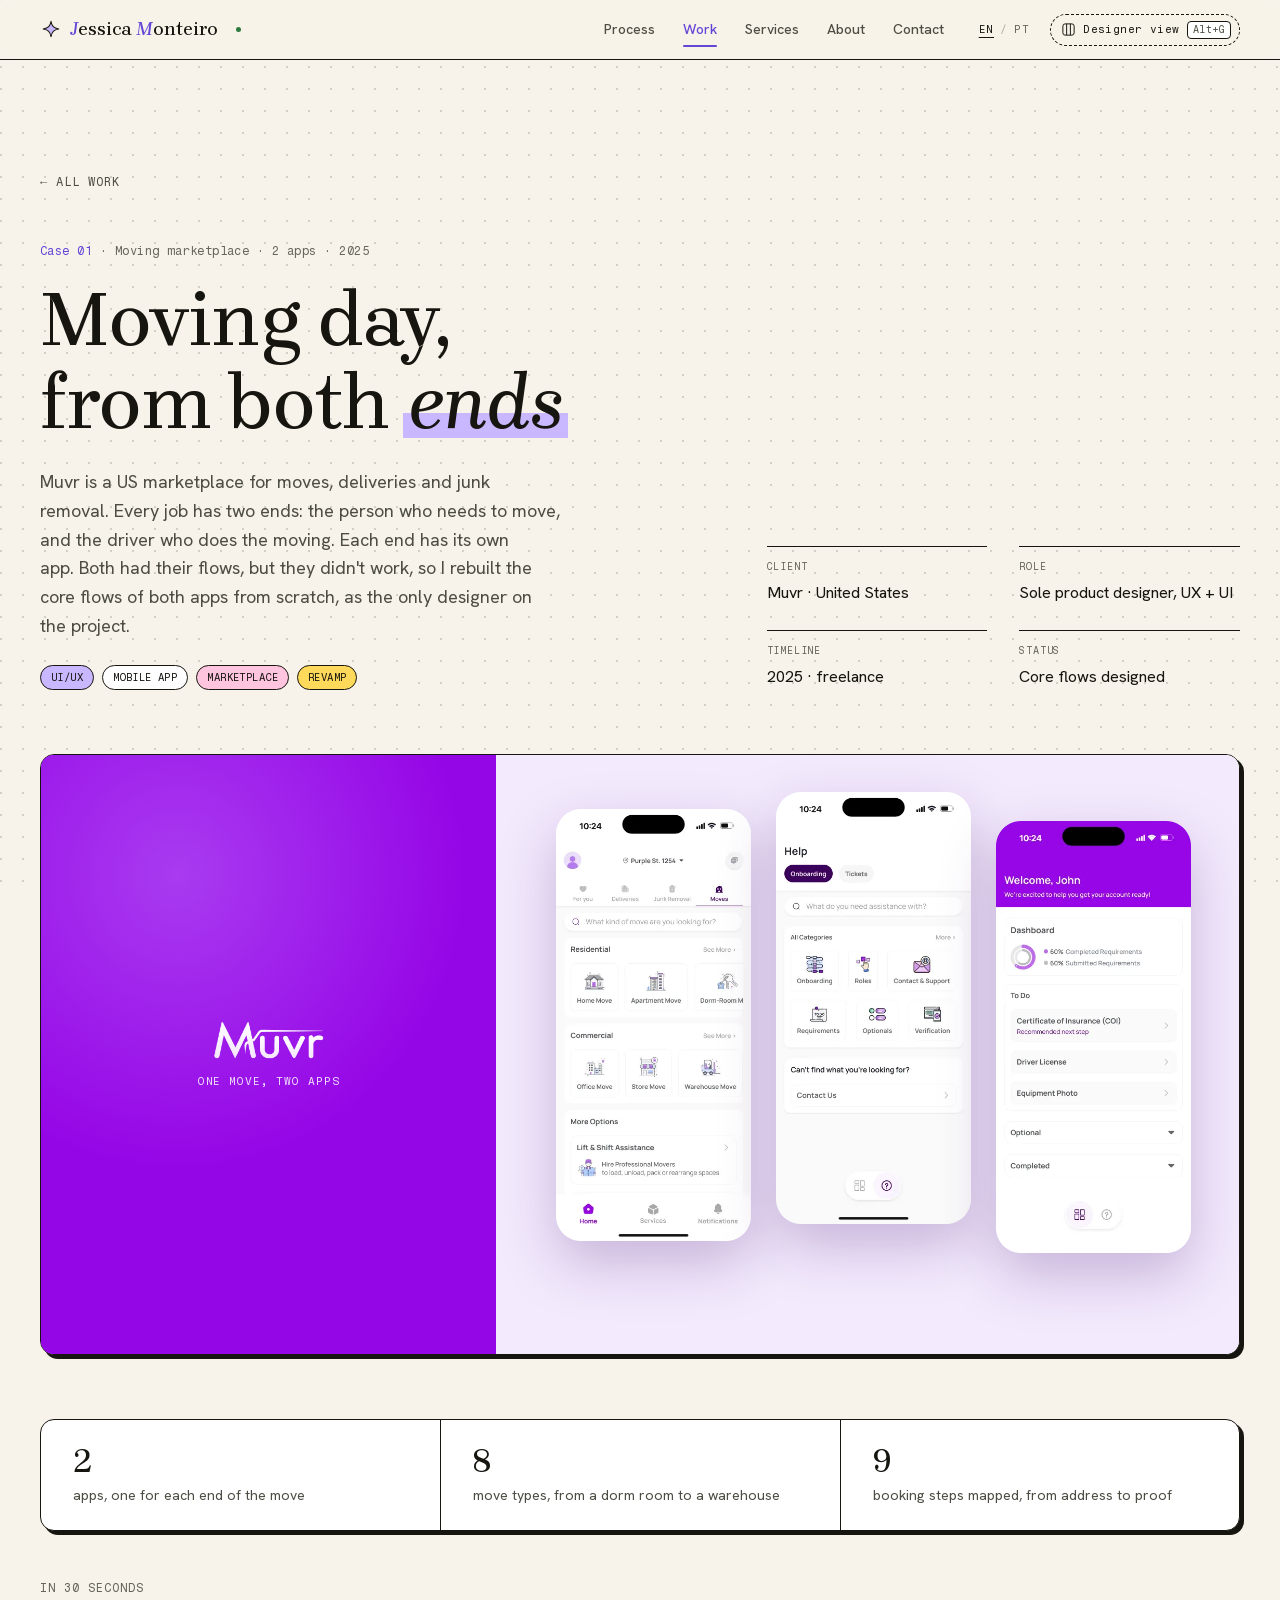
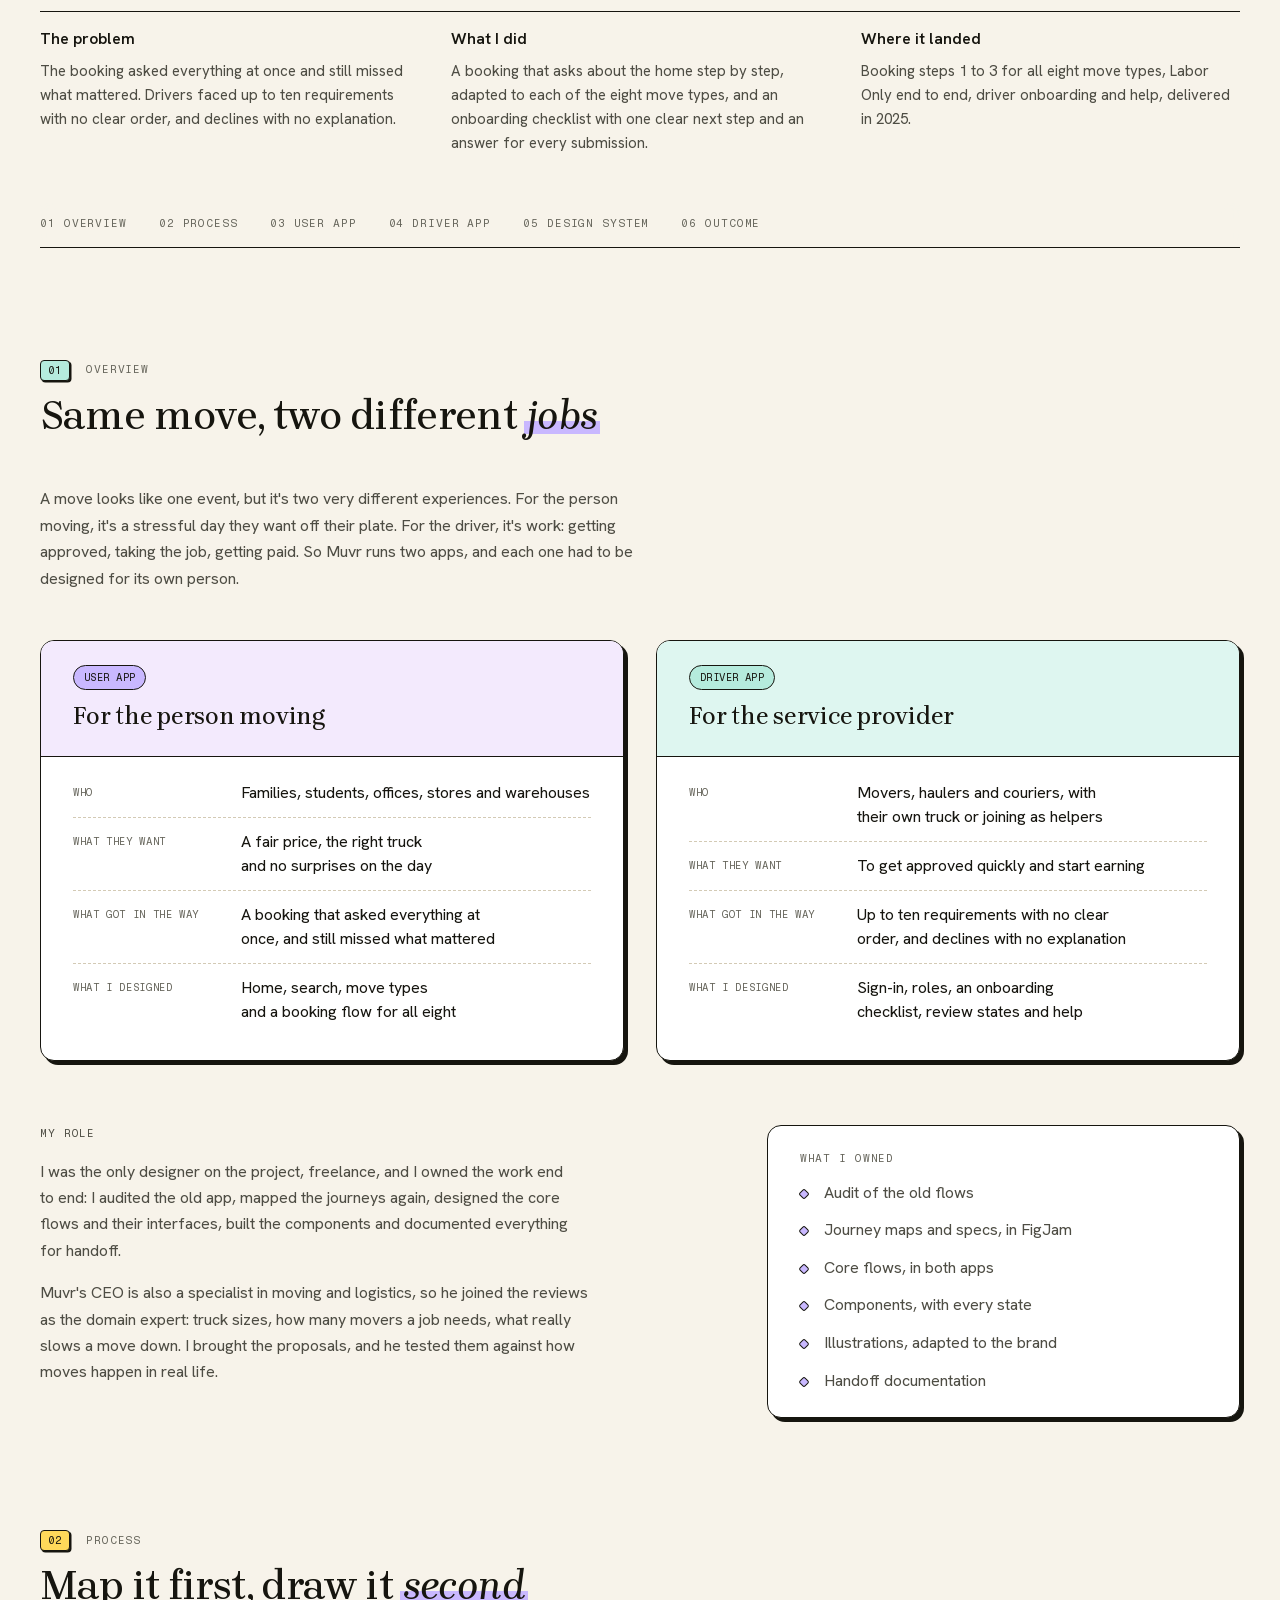
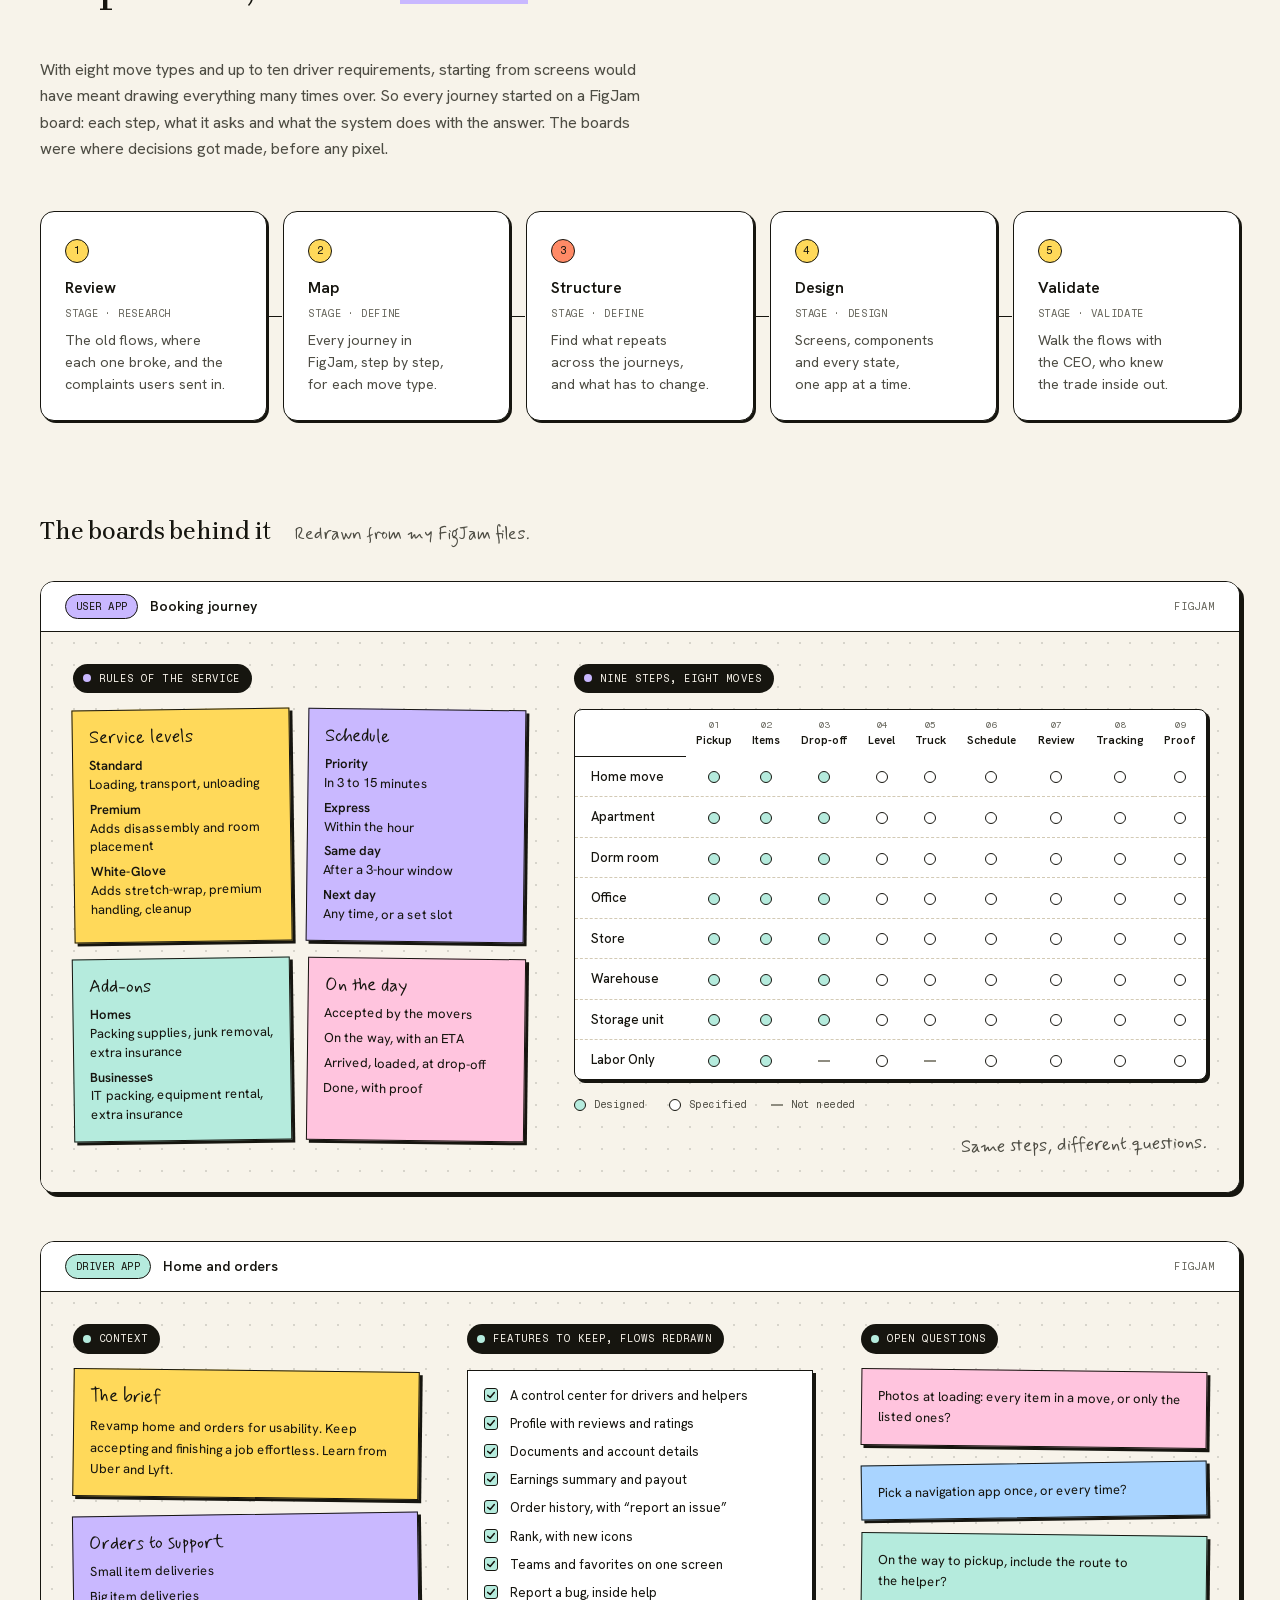
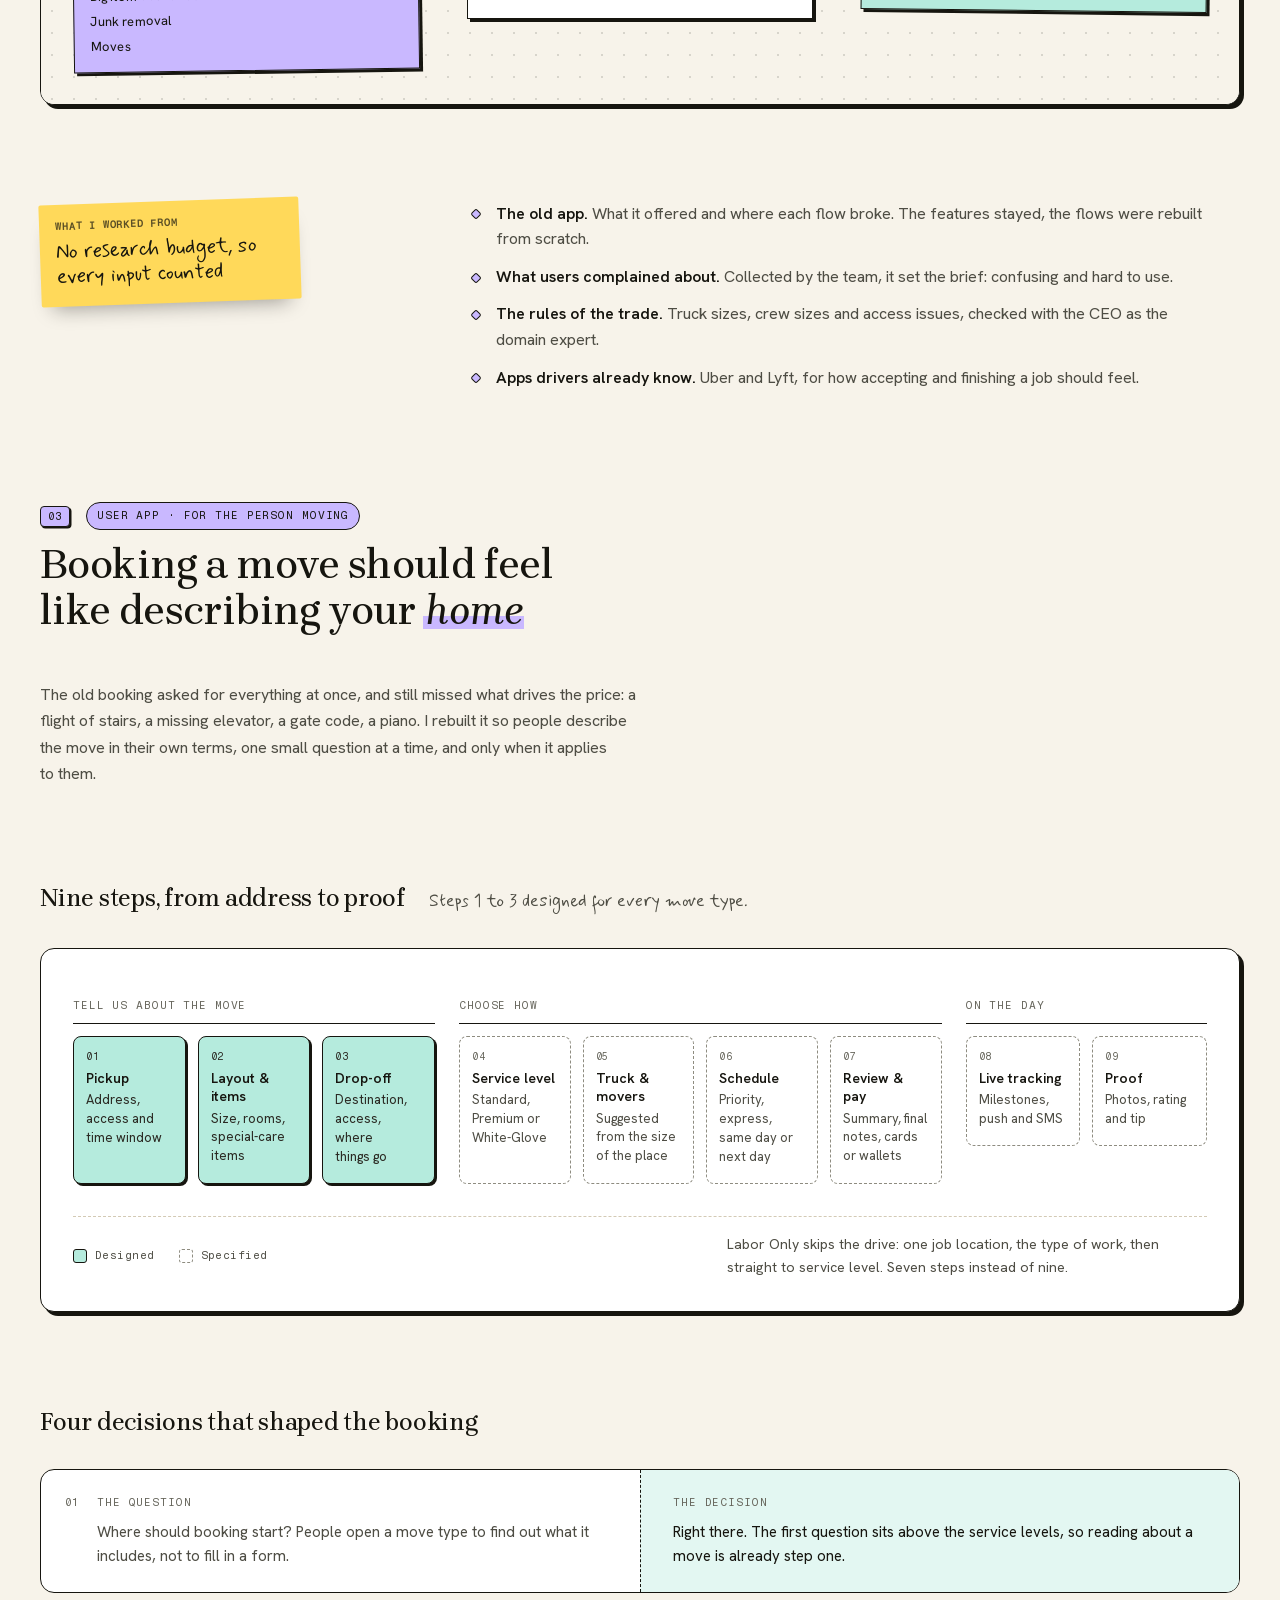
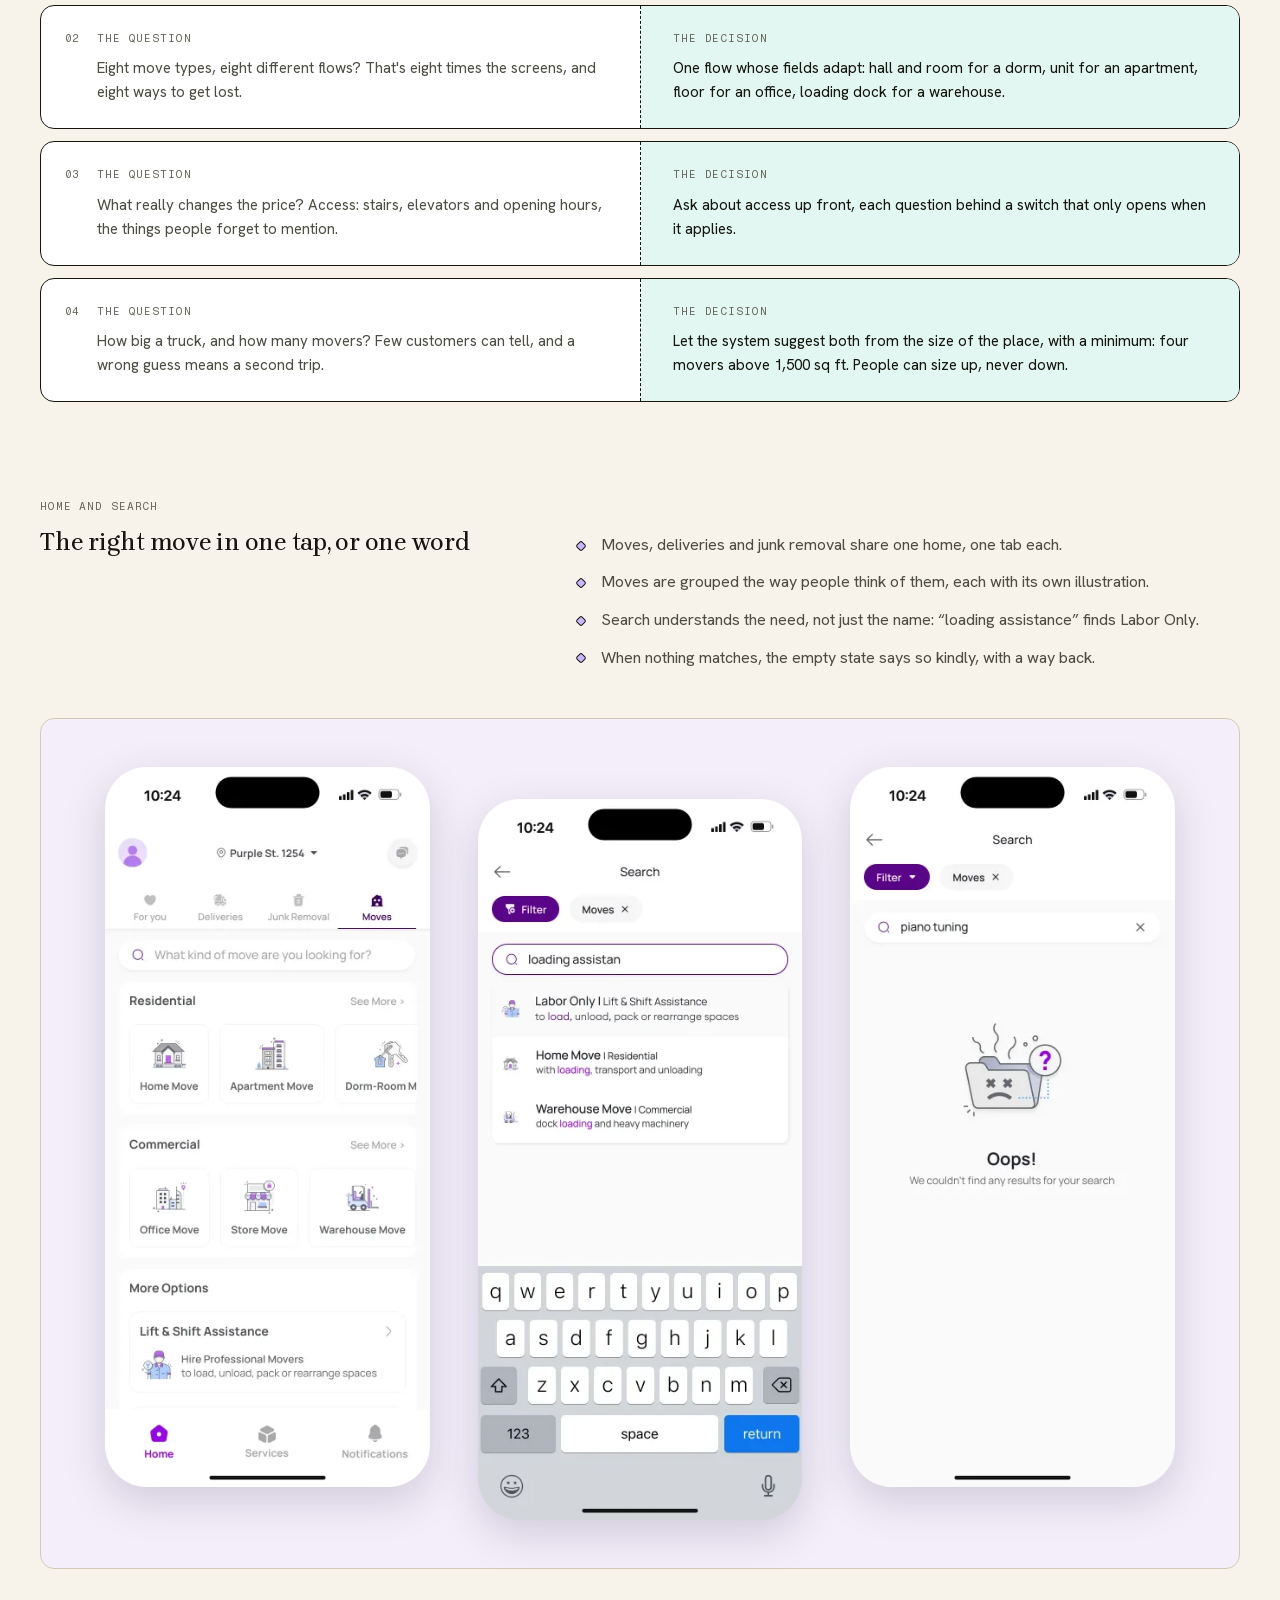
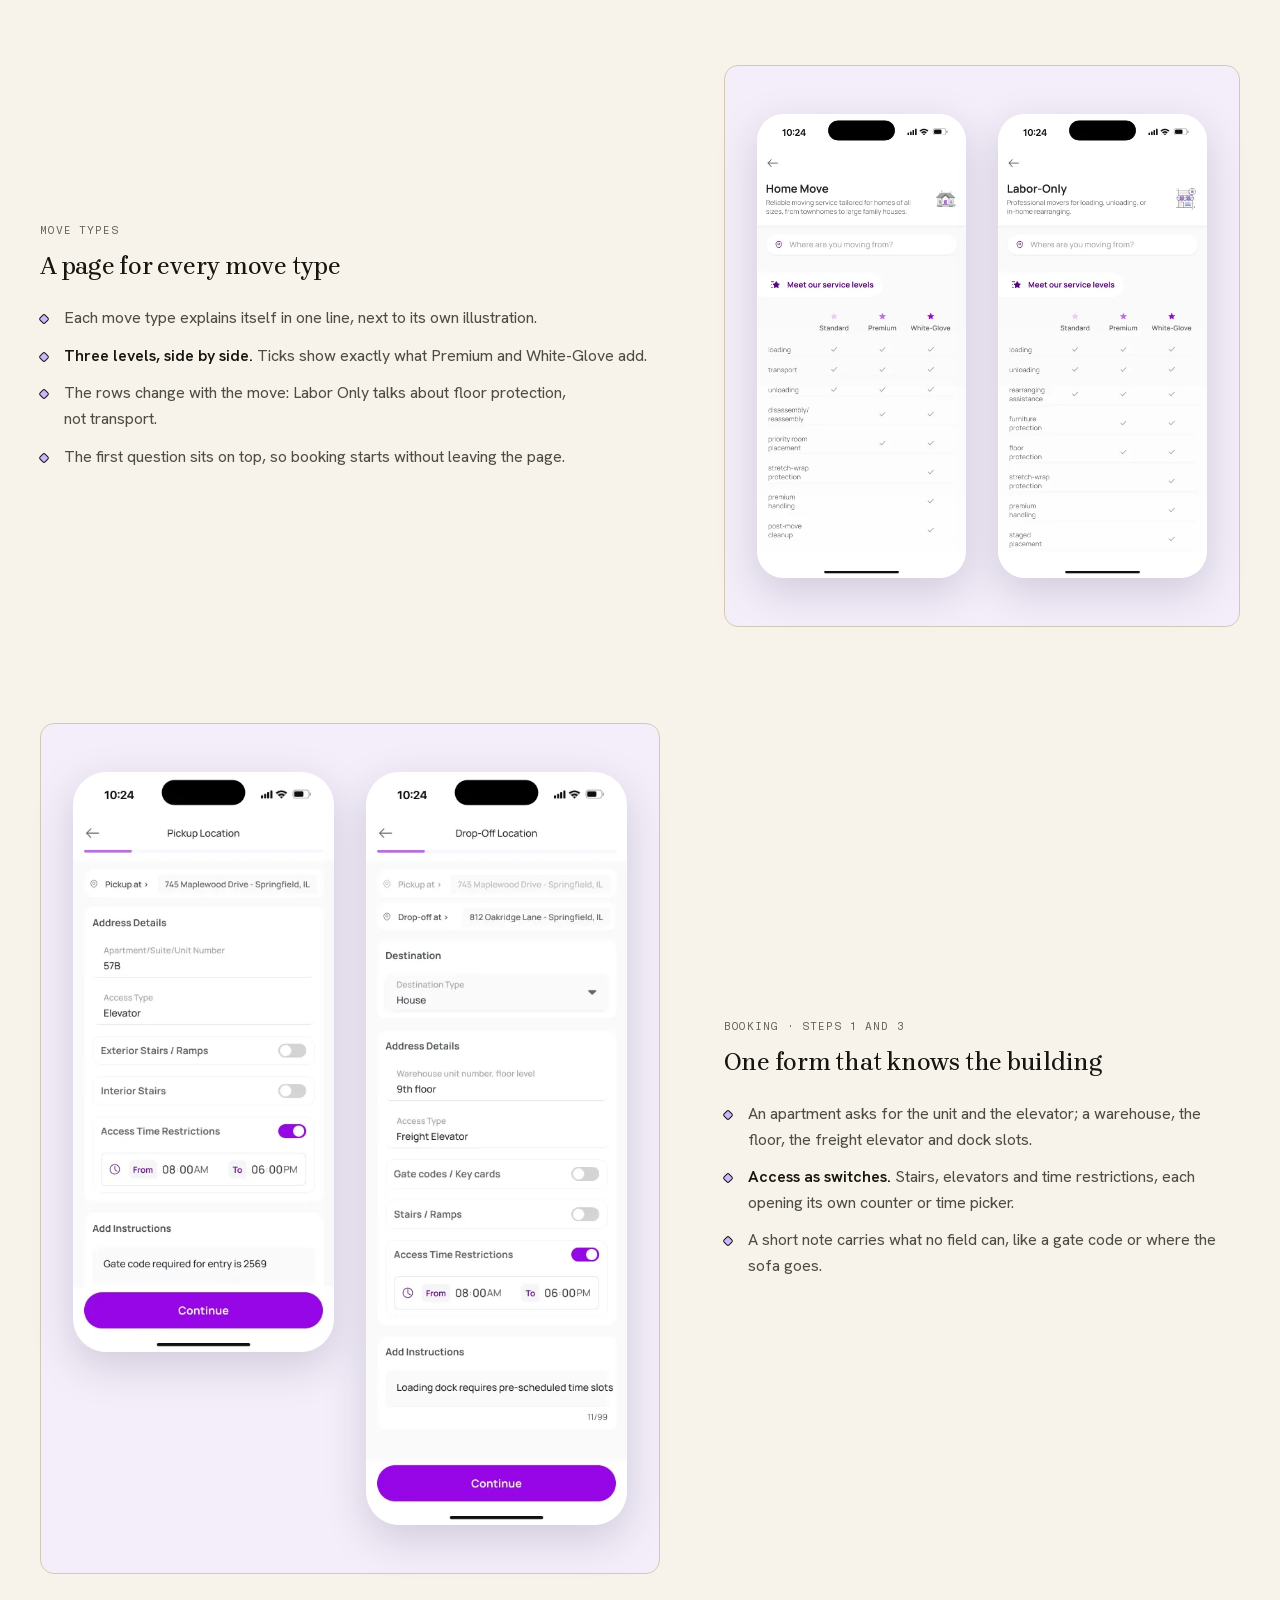
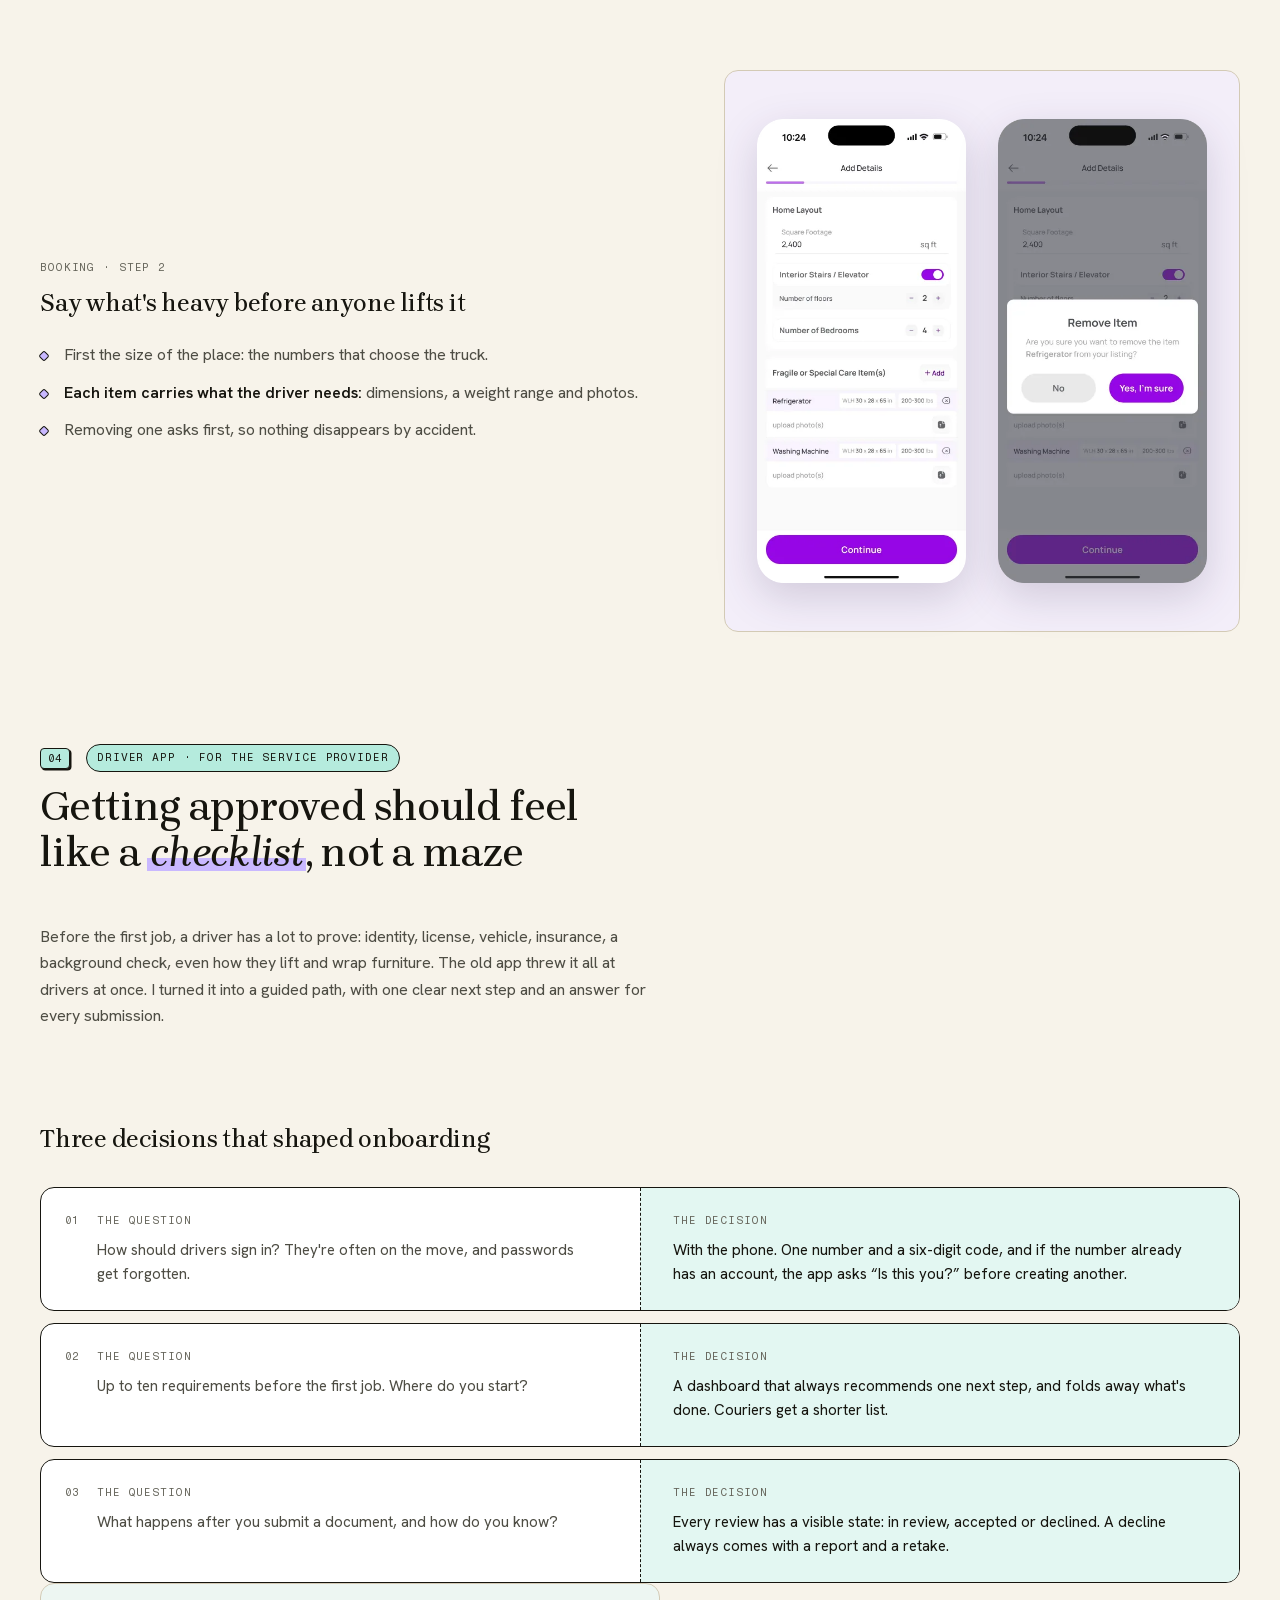
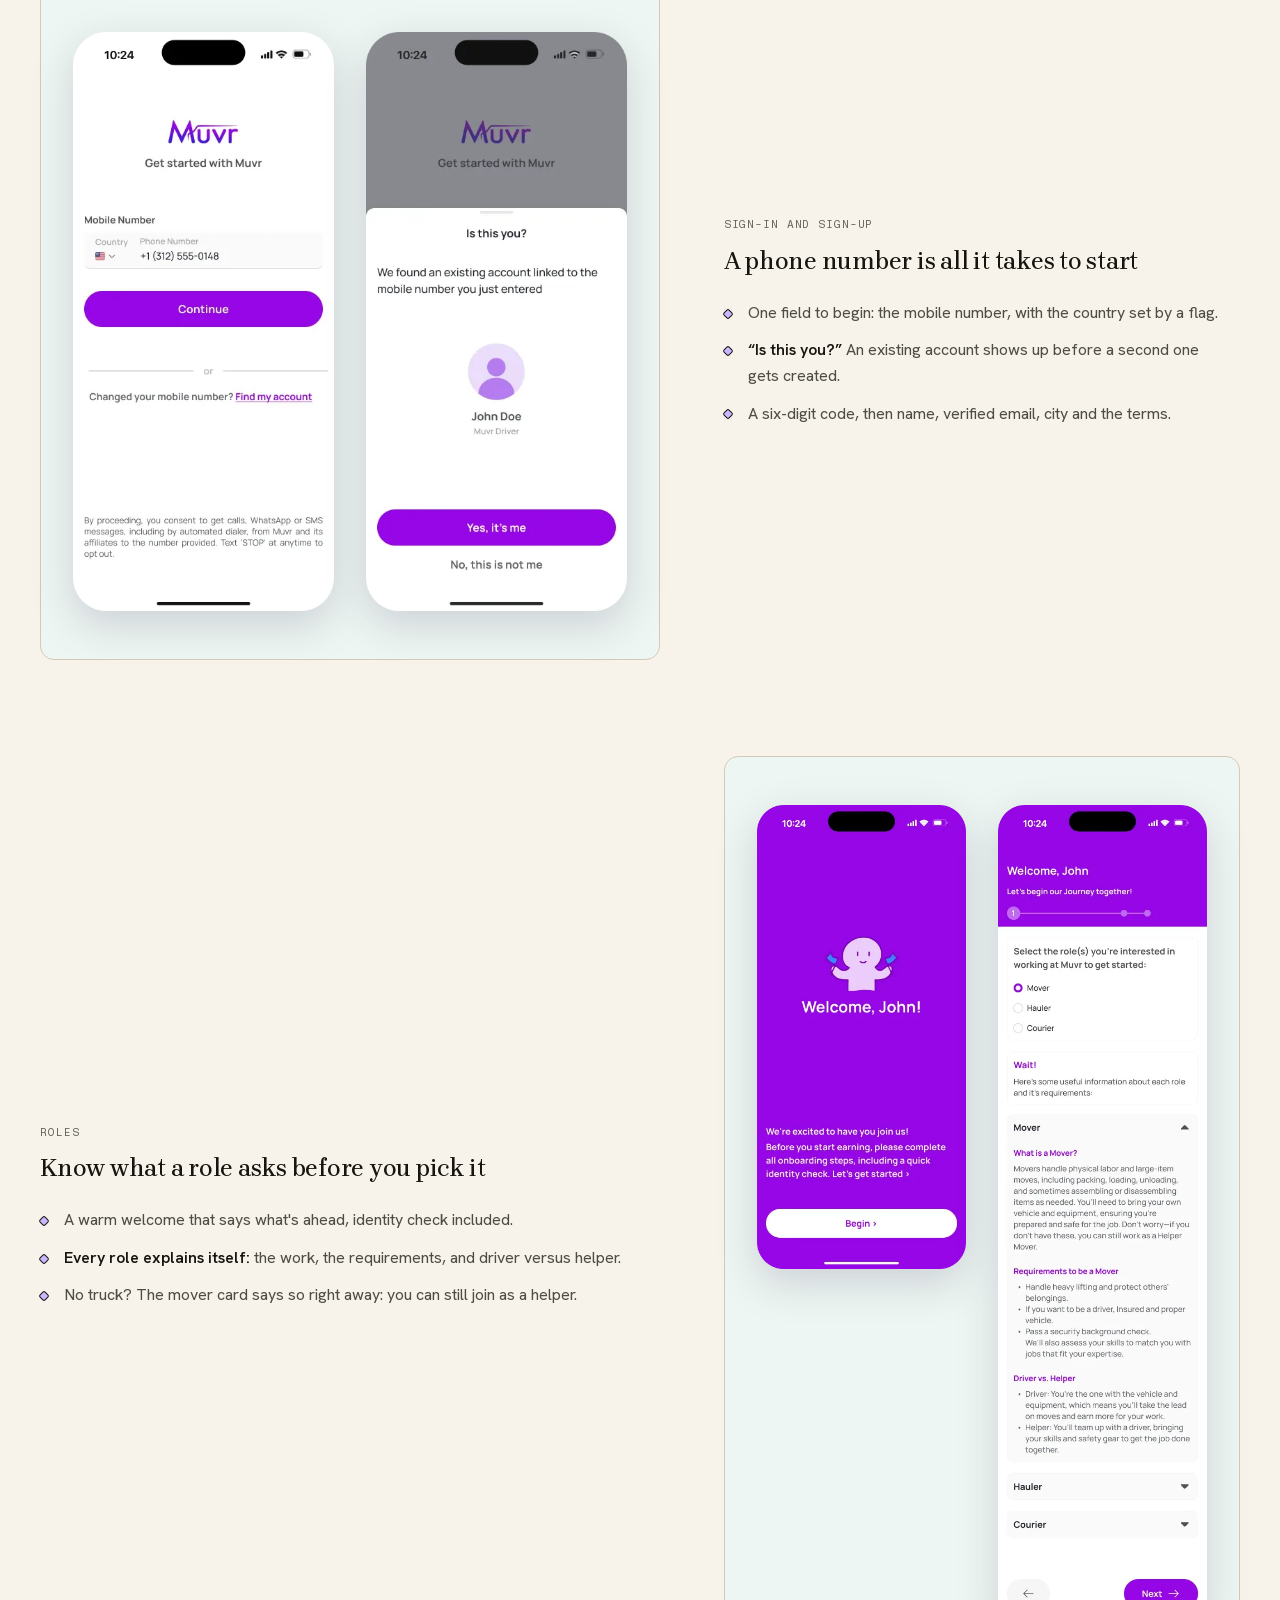
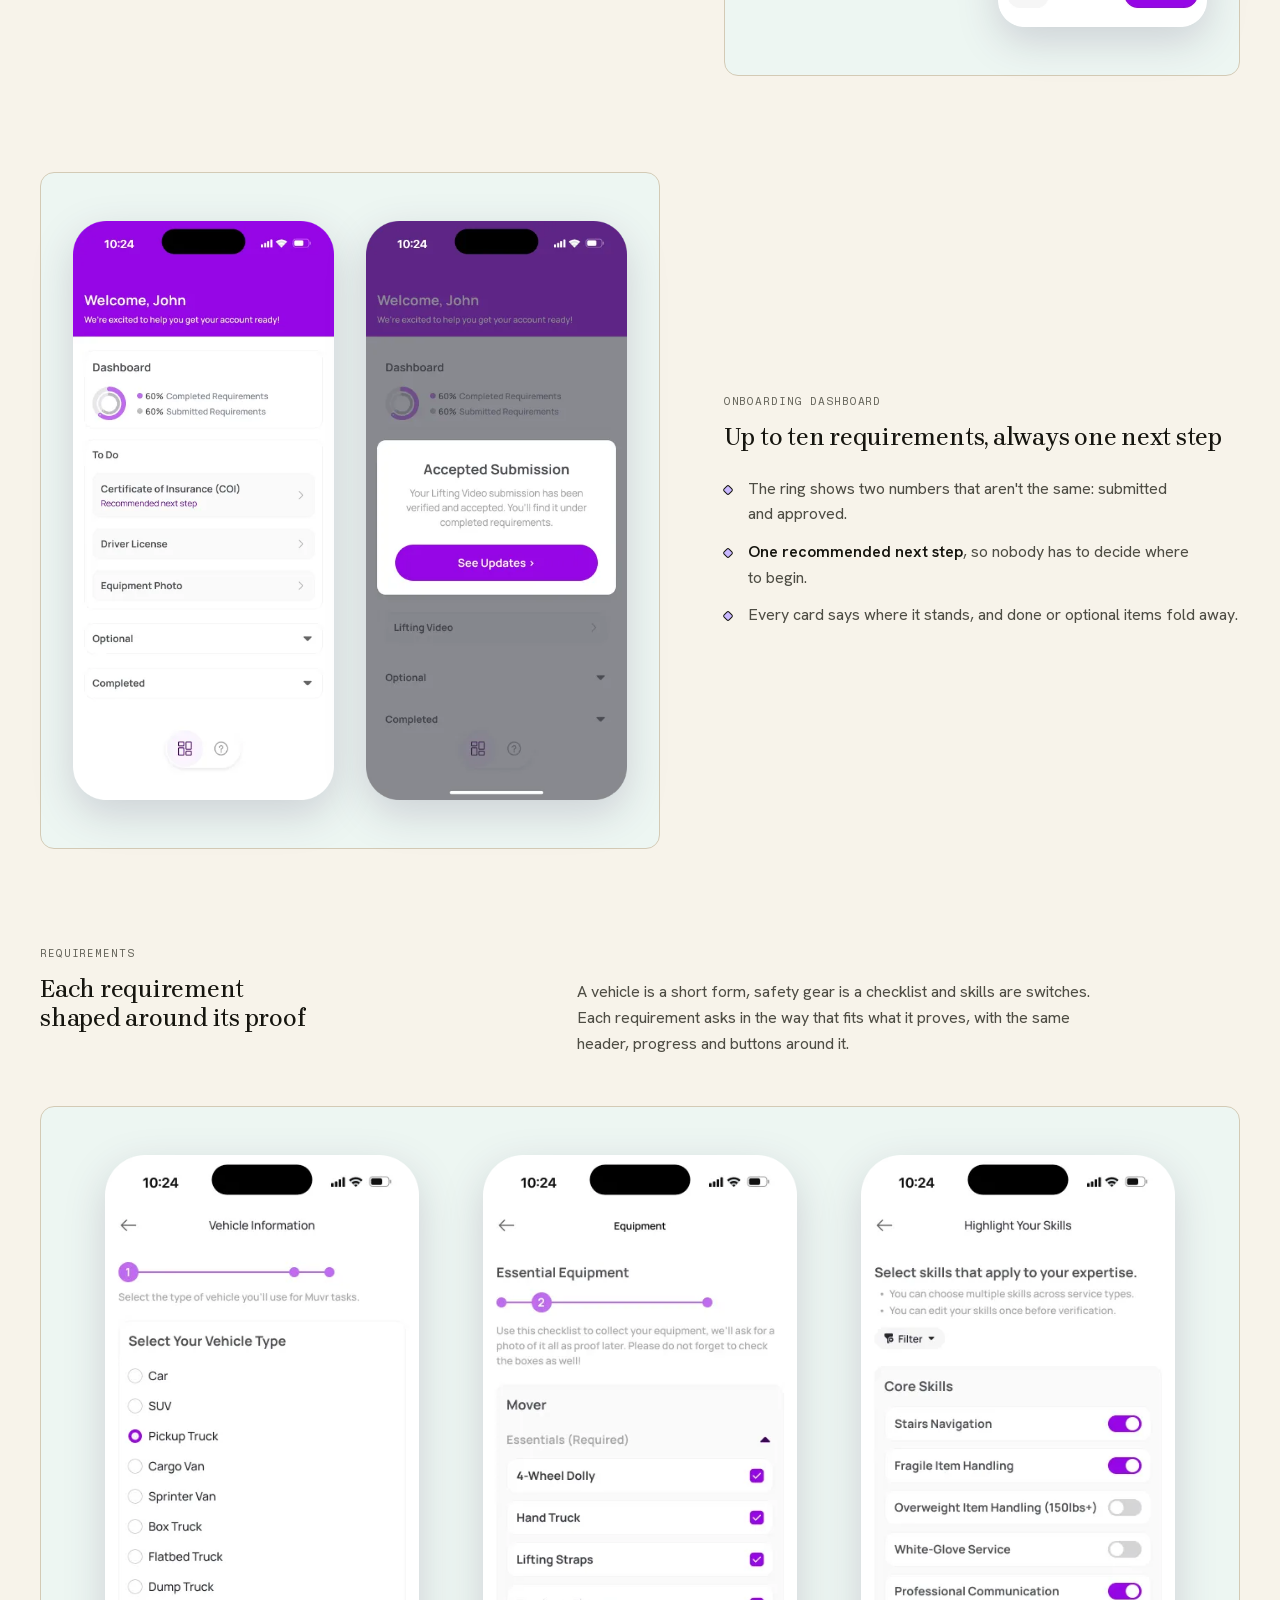
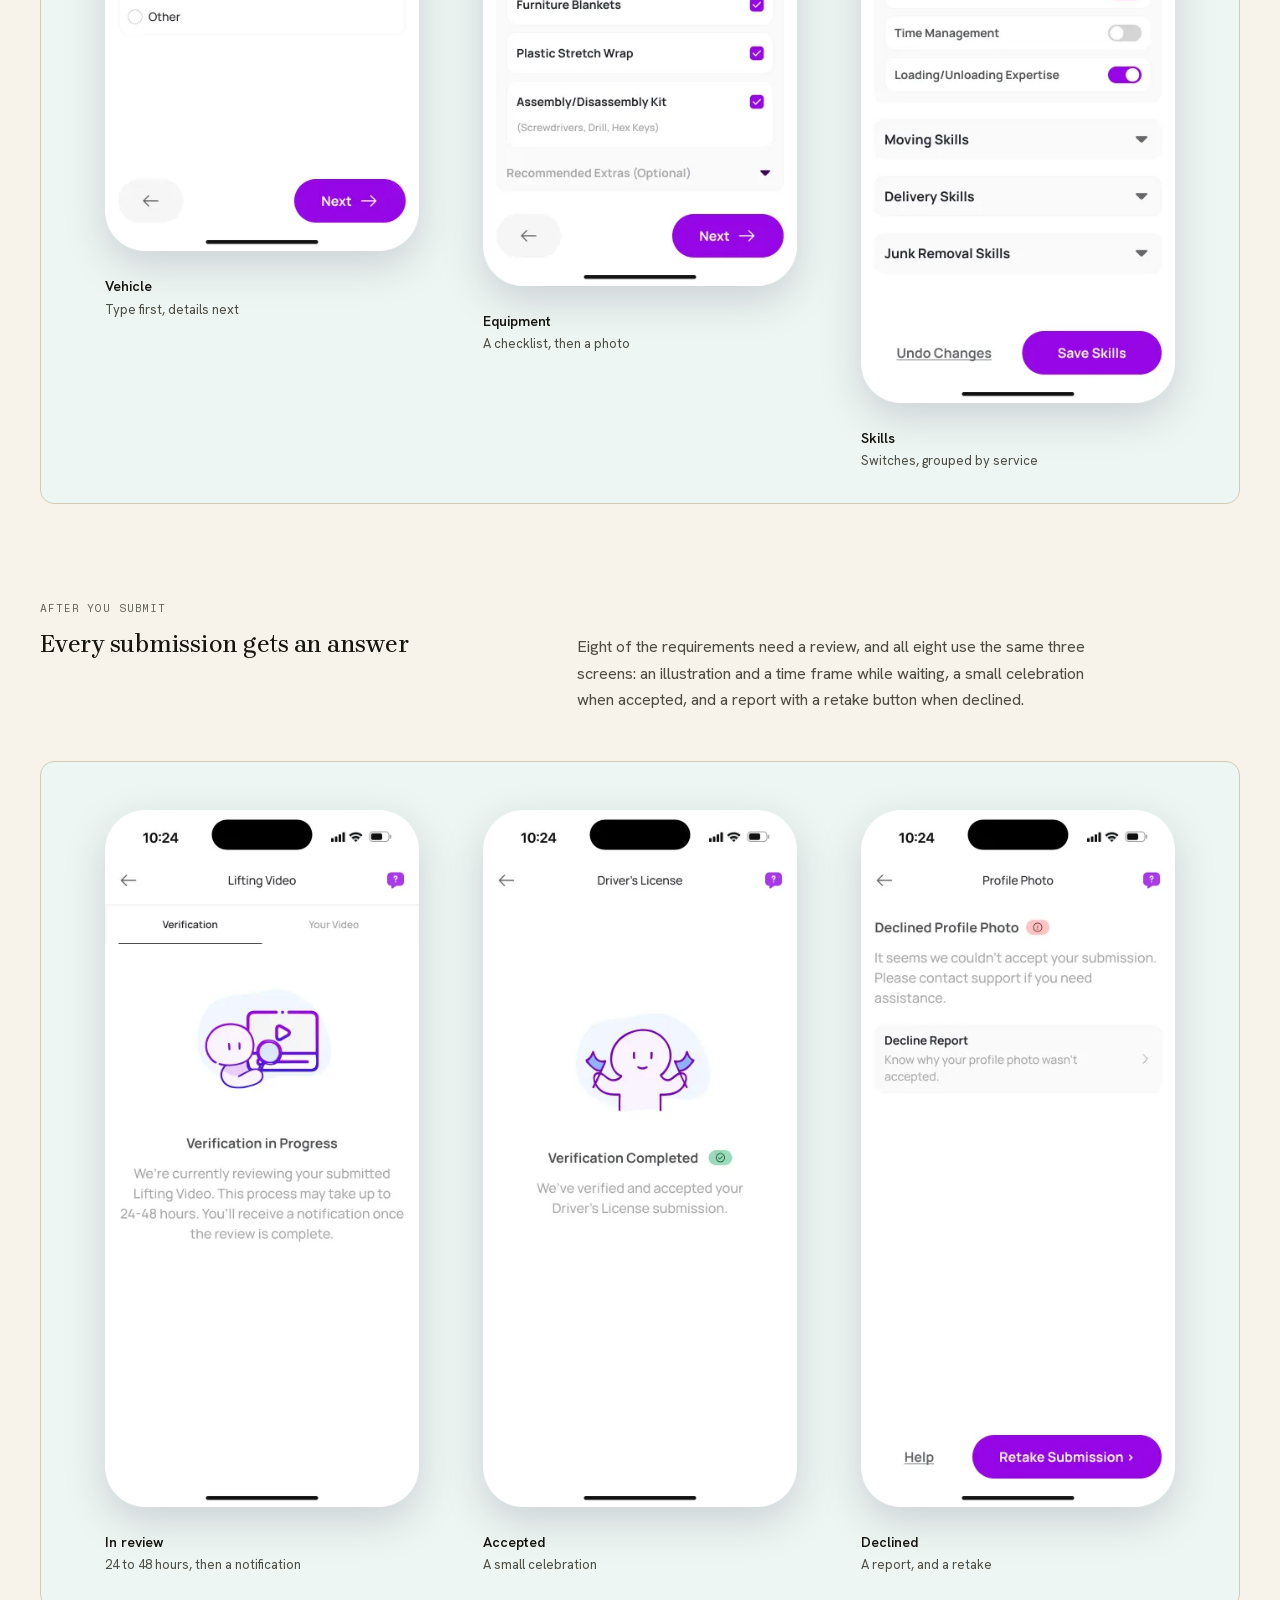
<file: work/muvr.html>
<!DOCTYPE html>
<html lang="en" class="no-js" data-grid="off" data-annotations="on">
<head>
  <meta charset="utf-8">
  <meta name="i18n-page" content="muvr">
  <script src="../assets/js/i18n.js?v=22"></script>
  <link rel="alternate" hreflang="en" href="https://www.jessmonteiro.com/work/muvr.html">
  <link rel="alternate" hreflang="pt-BR" href="https://www.jessmonteiro.com/work/muvr.html?lang=pt">
  <link rel="alternate" hreflang="x-default" href="https://www.jessmonteiro.com/work/muvr.html">
  <meta name="viewport" content="width=device-width, initial-scale=1, viewport-fit=cover">
  <title>Muvr, moving day from both ends · Jessica Monteiro</title>
  <meta name="description" content="A moving marketplace has two ends: the person moving and the driver doing the move. For Muvr, in 2025, I rebuilt the core flows of both apps from scratch, as the only designer.">
  <meta name="theme-color" content="#F7F3EA">
  <link rel="canonical" href="https://www.jessmonteiro.com/work/muvr.html">
  <meta property="og:type" content="article">
  <meta property="og:site_name" content="Jessica Monteiro">
  <meta property="og:title" content="Muvr, moving day from both ends">
  <meta property="og:locale" content="en_US">
  <meta property="og:locale:alternate" content="pt_BR">
  <meta property="og:description" content="A moving marketplace has two ends: the person moving and the driver doing the move. For Muvr, in 2025, I rebuilt the core flows of both apps from scratch, as the only designer.">
  <meta property="og:url" content="https://www.jessmonteiro.com/work/muvr.html">
  <meta property="og:image" content="https://www.jessmonteiro.com/assets/img/muvr/og.jpg">
  <meta property="og:image:width" content="1200">
  <meta property="og:image:height" content="630">
  <meta property="og:image:alt" content="The Muvr wordmark in white on purple, beside the User app home and the Driver app help center.">
  <meta name="twitter:card" content="summary_large_image">
  <link rel="icon" href="data:image/svg+xml,%3Csvg xmlns='http://www.w3.org/2000/svg' viewBox='0 0 32 32'%3E%3Crect x='5' y='5' width='24' height='24' rx='5' fill='%2316150F'/%3E%3Crect x='3' y='3' width='24' height='24' rx='5' fill='%23C9B8FF' stroke='%2316150F' stroke-width='1.5'/%3E%3C/svg%3E">
  <script>
    (function (d) {
      var c = d.documentElement.classList; c.remove('no-js'); c.add('js');
      d.documentElement.setAttribute('data-theme', 'light');
    })(document);
  </script>
  <link rel="preload" href="../assets/fonts/hanken-grotesk-normal-latin.woff2" as="font" type="font/woff2" crossorigin>
  <link rel="preload" href="../assets/fonts/brygada-1918-normal-latin.woff2" as="font" type="font/woff2" crossorigin>
  <link rel="stylesheet" href="../assets/css/fonts.css?v=1">
  <link rel="stylesheet" href="../assets/css/tokens.css?v=22">
  <link rel="stylesheet" href="../assets/css/styles.css?v=25">
  <link rel="stylesheet" href="../assets/css/identity.css?v=35">
  <link rel="stylesheet" href="../assets/css/case.css?v=5">
  <link rel="stylesheet" href="../assets/css/case-crypex.css?v=7">
  <link rel="stylesheet" href="../assets/css/case-muvr.css?v=13">
  <script src="../assets/js/main.js?v=14" defer></script>
  <script src="../assets/js/case-crypex.js?v=8" defer></script>
</head>
<body>
  <a class="skip-link" href="#main">Skip to content</a>
  <div class="canvas-bg" aria-hidden="true"></div>
  <div class="layout-grid" aria-hidden="true"><div class="layout-grid__inner">
    <span></span><span></span><span></span><span></span><span></span><span></span>
    <span></span><span></span><span></span><span></span><span></span><span></span>
  </div></div>

  <header class="toolbar">
    <div class="container toolbar__inner">
      <a class="brand" href="../index.html" aria-label="Jessica Monteiro, home">
        <span class="brand__mark" aria-hidden="true"><svg viewBox="0 0 24 24"><path d="M12 1.5c.9 5.6 2.9 7.6 8.5 8.5-5.6.9-7.6 2.9-8.5 8.5-.9-5.6-2.9-7.6-8.5-8.5 5.6-.9 7.6-2.9 8.5-8.5Z" transform="translate(0 2)"/></svg></span>
        <span class="wordmark"><b>J</b>essica <b>M</b>onteiro</span>
      </a>
      <span class="status-egg" title="psst: every screen here ships with specs">case 01</span>
      <button class="tool-btn nav-toggle" type="button" aria-expanded="false" aria-controls="primary-nav">Menu</button>
      <nav class="toolbar__nav" id="primary-nav" aria-label="Primary">
        <a href="../index.html#discover">Process</a>
        <a href="../index.html#work" aria-current="true">Work</a>
        <a href="../index.html#services">Services</a>
        <a href="../index.html#about">About</a>
        <a href="../index.html#contact">Contact</a>
      </nav>
      <div class="toolbar__tools">
        <nav class="lang-switch" aria-label="Language" data-no-i18n>
          <a href="?lang=en" hreflang="en" lang="en" data-lang="en">EN</a><span aria-hidden="true">/</span><a href="?lang=pt" hreflang="pt-BR" lang="pt-BR" data-lang="pt">PT</a>
        </nav>
        <button class="grid-egg" type="button" data-action="grid" aria-pressed="false" aria-label="Designer view: layout grid and inspector (Alt+G)">
          <svg viewBox="0 0 20 20" aria-hidden="true"><rect x="2.5" y="2.5" width="15" height="15" rx="3"/><path d="M7.5 2.5v15M12.5 2.5v15"/></svg>
          <span class="grid-egg__label">Designer view</span><kbd aria-hidden="true">Alt+G</kbd>
        </button>
      </div>
    </div>
  </header>

  <main id="main" class="case-page cx mv">
    <div class="container">
      <a class="case-back" href="../index.html#work"><span class="arrow" aria-hidden="true">←</span> All work</a>

      <!-- ============ Hero ============ -->
      <header class="case-hero">
        <div>
          <p class="case-hero__label"><b>Case 01</b> <span>· Moving marketplace</span> <span>· 2 apps</span> <span>· 2025</span></p>
          <h1 class="display cx-title">Moving day, from both <em>ends</em></h1>
          <p class="lead">Muvr is a US marketplace for moves, deliveries and junk removal. Every job has two ends: the person who needs to move, and the driver who does the moving. Each end has its own app. Both had their flows, but they didn't work, so I rebuilt the core flows of both apps from scratch, as the only designer on the project.</p>
          <div class="tags"><span class="tag tag--lilac">UI/UX</span><span class="tag">Mobile app</span><span class="tag tag--pink">Marketplace</span><span class="tag tag--yellow">Revamp</span></div>
        </div>
        <div class="case-meta">
          <div><b>Client</b><span>Muvr · United States</span></div>
          <div><b>Role</b><span>Sole product designer, UX + UI</span></div>
          <div><b>Timeline</b><span>2025 · freelance</span></div>
          <div><b>Status</b><span>Core flows designed</span></div>
        </div>
      </header>

      <div class="case-cover">
        <div class="frame">
          <span class="frame__label"><b>Cover</b> Muvr <span class="dim">User app + Driver app</span></span>
          <div class="case__thumb mv-cover">
            <div class="mv-cover__brand">
              <img src="../assets/img/muvr/logo-white.webp" width="211" height="77" alt="Muvr">
              <p>One move, two apps</p>
            </div>
            <div class="mv-cover__screens">
              <img fetchpriority="high" src="../assets/img/muvr/home.webp" srcset="../assets/img/muvr/home-sm.webp 375w, ../assets/img/muvr/home.webp 750w" sizes="(max-width: 860px) 23vw, 195px" width="750" height="1664" alt="User app home: moves grouped as residential and commercial, each with its own illustration.">
              <img src="../assets/img/muvr/help-home.webp" srcset="../assets/img/muvr/help-home-sm.webp 375w, ../assets/img/muvr/help-home.webp 750w" sizes="(max-width: 860px) 23vw, 195px" width="750" height="1664" alt="Driver app help center: onboarding and tickets tabs, search and six illustrated categories.">
              <img src="../assets/img/muvr/crew-dashboard-progress.webp" srcset="../assets/img/muvr/crew-dashboard-progress-sm.webp 375w, ../assets/img/muvr/crew-dashboard-progress.webp 750w" sizes="(max-width: 860px) 23vw, 195px" width="750" height="1664" alt="Driver app onboarding dashboard at 60%, with one recommended next step.">
            </div>
          </div>
        </div>
      </div>

      <!-- ============ At a glance ============ -->
      <ul class="cx-glance" aria-label="At a glance">
        <li><strong>2</strong><span>apps, one for each end of the move</span></li>
        <li><strong>8</strong><span>move types, from a dorm room to a warehouse</span></li>
        <li><strong>9</strong><span>booking steps mapped, from address to proof</span></li>
      </ul>

      <!-- ============ In 30 seconds ============ -->
      <section class="cx-tldr" aria-labelledby="cx-tldr-title">
        <h2 class="cx-tldr__title" id="cx-tldr-title">In 30 seconds</h2>
        <dl class="cx-tldr__grid">
          <div><dt>The problem</dt><dd>The booking asked everything at once and still missed what mattered. Drivers faced up to ten requirements with no clear order, and declines with no explanation.</dd></div>
          <div><dt>What I did</dt><dd>A booking that asks about the home step by step, adapted to each of the eight move types, and an onboarding checklist with one clear next step and an answer for every submission.</dd></div>
          <div><dt>Where it landed</dt><dd>Booking steps 1 to 3 for all eight move types, Labor Only end to end, driver onboarding and help, delivered in 2025.</dd></div>
        </dl>
      </section>

      <!-- ============ On this page ============ -->
      <nav class="cx-toc" aria-label="On this page">
        <ol>
          <li><a href="#cx-overview"><span>01</span> Overview</a></li>
          <li><a href="#cx-process"><span>02</span> Process</a></li>
          <li><a href="#cx-user"><span>03</span> User app</a></li>
          <li><a href="#cx-driver"><span>04</span> Driver app</a></li>
          <li><a href="#cx-system"><span>05</span> Design system</a></li>
          <li><a href="#cx-outcome"><span>06</span> Outcome</a></li>
        </ol>
      </nav>

      <!-- ============ 01 Overview ============ -->
      <section class="cx-section" aria-labelledby="cx-overview">
        <header class="cx-head">
          <span class="cx-num">01</span>
          <p class="cx-kicker">Overview</p>
          <h2 id="cx-overview" class="display cx-h2">Same move, two&nbsp;different&nbsp;<em>jobs</em></h2>
        </header>
        <div class="cx-prose cx-prose--wide">
          <p>A move looks like one event, but it's two very different experiences. For the person moving, it's a stressful day they want off their plate. For the driver, it's work: getting approved, taking the job, getting paid. So Muvr runs two apps, and each one had to be designed for its own person.</p>
        </div>

        <div class="mv-ends">
          <article class="mv-end mv-end--user">
            <header><span class="tag tag--lilac">User app</span><h3 class="cx-h3">For the person moving</h3></header>
            <dl>
              <div><dt>Who</dt><dd>Families, students, offices, stores and warehouses</dd></div>
              <div><dt>What they want</dt><dd>A fair price, the right truck and no surprises on the day</dd></div>
              <div><dt>What got in the way</dt><dd>A booking that asked everything at once, and still missed what mattered</dd></div>
              <div><dt>What I designed</dt><dd>Home, search, move types and a booking flow for all eight</dd></div>
            </dl>
          </article>
          <article class="mv-end mv-end--driver">
            <header><span class="tag tag--mint">Driver app</span><h3 class="cx-h3">For the service provider</h3></header>
            <dl>
              <div><dt>Who</dt><dd>Movers, haulers and couriers, with their own truck or joining as helpers</dd></div>
              <div><dt>What they want</dt><dd>To get approved quickly and start earning</dd></div>
              <div><dt>What got in the way</dt><dd>Up to ten requirements with no clear order, and declines with no explanation</dd></div>
              <div><dt>What I designed</dt><dd>Sign-in, roles, an onboarding checklist, review states and help</dd></div>
            </dl>
          </article>
        </div>

        <div class="cx-split mv-role">
          <div class="cx-prose">
            <p class="cx-label">My role</p>
            <p>I was the only designer on the project, freelance, and I owned the work end to end: I audited the old app, mapped the journeys again, designed the core flows and their interfaces, built the components and documented everything for handoff.</p>
            <p>Muvr's CEO is also a specialist in moving and logistics, so he joined the reviews as the domain expert: truck sizes, how many movers a job needs, what really slows a move down. I brought the proposals, and he tested them against how moves happen in real life.</p>
          </div>
          <aside class="cx-card" aria-label="What I owned">
            <p class="cx-label">What I owned</p>
            <ul class="cx-list">
              <li>Audit of the old flows</li>
              <li>Journey maps and specs, in FigJam</li>
              <li>Core flows, in both apps</li>
              <li>Components, with every state</li>
              <li>Illustrations, adapted to the brand</li>
              <li>Handoff documentation</li>
            </ul>
          </aside>
        </div>
      </section>

      <!-- ============ 02 Process ============ -->
      <section class="cx-section" aria-labelledby="cx-process">
        <header class="cx-head">
          <span class="cx-num">02</span>
          <p class="cx-kicker">Process</p>
          <h2 id="cx-process" class="display cx-h2">Map it first, draw it <em>second</em></h2>
        </header>
        <div class="cx-prose cx-prose--wide">
          <p>With eight move types and up to ten driver requirements, starting from screens would have meant drawing everything many times over. So every journey started on a FigJam board: each step, what it asks and what the system does with the answer. The boards were where decisions got made, before any pixel.</p>
        </div>

        <ol class="cx-steps">
          <li><span class="cx-step__n">1</span><h3>Review</h3><span class="cx-step__stage">Stage · Research</span><p>The old flows, where each one broke, and the complaints users sent in.</p></li>
          <li><span class="cx-step__n">2</span><h3>Map</h3><span class="cx-step__stage">Stage · Define</span><p>Every journey in FigJam, step by step, for each move type.</p></li>
          <li><span class="cx-step__n">3</span><h3>Structure</h3><span class="cx-step__stage">Stage · Define</span><p>Find what repeats across the journeys, and what has to change.</p></li>
          <li><span class="cx-step__n">4</span><h3>Design</h3><span class="cx-step__stage">Stage · Design</span><p>Screens, components and every state, one app at a time.</p></li>
          <li><span class="cx-step__n">5</span><h3>Validate</h3><span class="cx-step__stage">Stage · Validate</span><p>Walk the flows with the CEO, who knew the trade inside out.</p></li>
        </ol>

        <!-- Boards, redrawn in the site's own language -->
        <div class="cx-block">
          <div class="cx-block__head">
            <h3 class="cx-h3">The boards behind it</h3>
            <p class="cx-note">Redrawn from my FigJam files.</p>
          </div>

          <figure class="mv-bd">
            <div class="mv-bd__bar"><span class="tag tag--lilac">User app</span><b>Booking journey</b><span class="mv-bd__src">FigJam</span></div>
            <div class="mv-canvas">
              <div class="mv-canvas__col">
                <p class="mv-sec">Rules of the service</p>
                <div class="mv-stickies">
                  <div class="mv-note mv-note--yellow"><b>Service levels</b><ul><li><em>Standard</em> Loading, transport, unloading</li><li><em>Premium</em> Adds disassembly and room placement</li><li><em>White-Glove</em> Adds stretch-wrap, premium handling, cleanup</li></ul></div>
                  <div class="mv-note mv-note--lilac"><b>Schedule</b><ul><li><em>Priority</em> In 3 to 15 minutes</li><li><em>Express</em> Within the hour</li><li><em>Same day</em> After a 3-hour window</li><li><em>Next day</em> Any time, or a set slot</li></ul></div>
                  <div class="mv-note mv-note--mint"><b>Add-ons</b><ul><li><em>Homes</em> Packing supplies, junk removal, extra insurance</li><li><em>Businesses</em> IT packing, equipment rental, extra insurance</li></ul></div>
                  <div class="mv-note mv-note--pink"><b>On the day</b><ul><li>Accepted by the movers</li><li>On the way, with an ETA</li><li>Arrived, loaded, at drop-off</li><li>Done, with proof</li></ul></div>
                </div>
              </div>
              <div class="mv-canvas__col mv-canvas__col--wide">
                <p class="mv-sec">Nine steps, eight moves</p>
                <div class="mv-matrix__wrap" role="region" aria-label="Booking steps by move type" tabindex="0">
                  <table class="mv-matrix">
                    <thead><tr><td></td><th scope="col"><small>01</small>Pickup</th><th scope="col"><small>02</small>Items</th><th scope="col"><small>03</small>Drop-off</th><th scope="col"><small>04</small>Level</th><th scope="col"><small>05</small>Truck</th><th scope="col"><small>06</small>Schedule</th><th scope="col"><small>07</small>Review</th><th scope="col"><small>08</small>Tracking</th><th scope="col"><small>09</small>Proof</th></tr></thead>
                    <tbody><tr><th scope="row">Home move</th><td><span class="mv-dot mv-dot--done" role="img" aria-label="Designed"></span></td><td><span class="mv-dot mv-dot--done" role="img" aria-label="Designed"></span></td><td><span class="mv-dot mv-dot--done" role="img" aria-label="Designed"></span></td><td><span class="mv-dot" role="img" aria-label="Specified"></span></td><td><span class="mv-dot" role="img" aria-label="Specified"></span></td><td><span class="mv-dot" role="img" aria-label="Specified"></span></td><td><span class="mv-dot" role="img" aria-label="Specified"></span></td><td><span class="mv-dot" role="img" aria-label="Specified"></span></td><td><span class="mv-dot" role="img" aria-label="Specified"></span></td></tr><tr><th scope="row">Apartment</th><td><span class="mv-dot mv-dot--done" role="img" aria-label="Designed"></span></td><td><span class="mv-dot mv-dot--done" role="img" aria-label="Designed"></span></td><td><span class="mv-dot mv-dot--done" role="img" aria-label="Designed"></span></td><td><span class="mv-dot" role="img" aria-label="Specified"></span></td><td><span class="mv-dot" role="img" aria-label="Specified"></span></td><td><span class="mv-dot" role="img" aria-label="Specified"></span></td><td><span class="mv-dot" role="img" aria-label="Specified"></span></td><td><span class="mv-dot" role="img" aria-label="Specified"></span></td><td><span class="mv-dot" role="img" aria-label="Specified"></span></td></tr><tr><th scope="row">Dorm room</th><td><span class="mv-dot mv-dot--done" role="img" aria-label="Designed"></span></td><td><span class="mv-dot mv-dot--done" role="img" aria-label="Designed"></span></td><td><span class="mv-dot mv-dot--done" role="img" aria-label="Designed"></span></td><td><span class="mv-dot" role="img" aria-label="Specified"></span></td><td><span class="mv-dot" role="img" aria-label="Specified"></span></td><td><span class="mv-dot" role="img" aria-label="Specified"></span></td><td><span class="mv-dot" role="img" aria-label="Specified"></span></td><td><span class="mv-dot" role="img" aria-label="Specified"></span></td><td><span class="mv-dot" role="img" aria-label="Specified"></span></td></tr><tr><th scope="row">Office</th><td><span class="mv-dot mv-dot--done" role="img" aria-label="Designed"></span></td><td><span class="mv-dot mv-dot--done" role="img" aria-label="Designed"></span></td><td><span class="mv-dot mv-dot--done" role="img" aria-label="Designed"></span></td><td><span class="mv-dot" role="img" aria-label="Specified"></span></td><td><span class="mv-dot" role="img" aria-label="Specified"></span></td><td><span class="mv-dot" role="img" aria-label="Specified"></span></td><td><span class="mv-dot" role="img" aria-label="Specified"></span></td><td><span class="mv-dot" role="img" aria-label="Specified"></span></td><td><span class="mv-dot" role="img" aria-label="Specified"></span></td></tr><tr><th scope="row">Store</th><td><span class="mv-dot mv-dot--done" role="img" aria-label="Designed"></span></td><td><span class="mv-dot mv-dot--done" role="img" aria-label="Designed"></span></td><td><span class="mv-dot mv-dot--done" role="img" aria-label="Designed"></span></td><td><span class="mv-dot" role="img" aria-label="Specified"></span></td><td><span class="mv-dot" role="img" aria-label="Specified"></span></td><td><span class="mv-dot" role="img" aria-label="Specified"></span></td><td><span class="mv-dot" role="img" aria-label="Specified"></span></td><td><span class="mv-dot" role="img" aria-label="Specified"></span></td><td><span class="mv-dot" role="img" aria-label="Specified"></span></td></tr><tr><th scope="row">Warehouse</th><td><span class="mv-dot mv-dot--done" role="img" aria-label="Designed"></span></td><td><span class="mv-dot mv-dot--done" role="img" aria-label="Designed"></span></td><td><span class="mv-dot mv-dot--done" role="img" aria-label="Designed"></span></td><td><span class="mv-dot" role="img" aria-label="Specified"></span></td><td><span class="mv-dot" role="img" aria-label="Specified"></span></td><td><span class="mv-dot" role="img" aria-label="Specified"></span></td><td><span class="mv-dot" role="img" aria-label="Specified"></span></td><td><span class="mv-dot" role="img" aria-label="Specified"></span></td><td><span class="mv-dot" role="img" aria-label="Specified"></span></td></tr><tr><th scope="row">Storage unit</th><td><span class="mv-dot mv-dot--done" role="img" aria-label="Designed"></span></td><td><span class="mv-dot mv-dot--done" role="img" aria-label="Designed"></span></td><td><span class="mv-dot mv-dot--done" role="img" aria-label="Designed"></span></td><td><span class="mv-dot" role="img" aria-label="Specified"></span></td><td><span class="mv-dot" role="img" aria-label="Specified"></span></td><td><span class="mv-dot" role="img" aria-label="Specified"></span></td><td><span class="mv-dot" role="img" aria-label="Specified"></span></td><td><span class="mv-dot" role="img" aria-label="Specified"></span></td><td><span class="mv-dot" role="img" aria-label="Specified"></span></td></tr><tr><th scope="row">Labor Only</th><td><span class="mv-dot mv-dot--done" role="img" aria-label="Designed"></span></td><td><span class="mv-dot mv-dot--done" role="img" aria-label="Designed"></span></td><td><span class="mv-dot mv-dot--none" role="img" aria-label="Not needed"></span></td><td><span class="mv-dot" role="img" aria-label="Specified"></span></td><td><span class="mv-dot mv-dot--none" role="img" aria-label="Not needed"></span></td><td><span class="mv-dot" role="img" aria-label="Specified"></span></td><td><span class="mv-dot" role="img" aria-label="Specified"></span></td><td><span class="mv-dot" role="img" aria-label="Specified"></span></td><td><span class="mv-dot" role="img" aria-label="Specified"></span></td></tr></tbody>
                  </table>
                </div>
                <ul class="mv-matrix__legend">
                  <li><span class="mv-dot mv-dot--done" aria-hidden="true"></span> Designed</li><li><span class="mv-dot" aria-hidden="true"></span> Specified</li><li><span class="mv-dot mv-dot--none" aria-hidden="true"></span> Not needed</li>
                </ul>
                <p class="mv-canvas__hand">Same steps, different questions.</p>
              </div>
            </div>
          </figure>

          <figure class="mv-bd mv-bd--driver">
            <div class="mv-bd__bar"><span class="tag tag--mint">Driver app</span><b>Home and orders</b><span class="mv-bd__src">FigJam</span></div>
            <div class="mv-canvas mv-canvas--three">
              <div class="mv-canvas__col">
                <p class="mv-sec">Context</p>
                <div class="mv-note mv-note--yellow"><b>The brief</b><p>Revamp home and orders for usability. Keep accepting and finishing a job effortless. Learn from Uber and Lyft.</p></div>
                <div class="mv-note mv-note--lilac"><b>Orders to support</b><ul><li>Small item deliveries</li><li>Big item deliveries</li><li>Junk removal</li><li>Moves</li></ul></div>
              </div>
              <div class="mv-canvas__col">
                <p class="mv-sec">Features to keep, flows redrawn</p>
                <ul class="mv-checklist">
                  <li>A control center for drivers and helpers</li>
                  <li>Profile with reviews and ratings</li>
                  <li>Documents and account details</li>
                  <li>Earnings summary and payout</li>
                  <li>Order history, with “report an issue”</li>
                  <li>Rank, with new icons</li>
                  <li>Teams and favorites on one screen</li>
                  <li>Report a bug, inside help</li>
                </ul>
              </div>
              <div class="mv-canvas__col">
                <p class="mv-sec">Open questions</p>
                <div class="mv-note mv-note--pink"><p>Photos at loading: every item in a move, or only the listed ones?</p></div>
                <div class="mv-note mv-note--sky"><p>Pick a navigation app once, or every time?</p></div>
                <div class="mv-note mv-note--mint"><p>On the way to pickup, include the route to the helper?</p></div>
              </div>
            </div>
          </figure>
        </div>

        <aside class="cx-honest">
          <div class="sticky"><b>What I worked from</b>No research budget, so every input counted</div>
          <ul class="cx-list">
            <li><strong>The old app.</strong> What it offered and where each flow broke. The features stayed, the flows were rebuilt from scratch.</li>
            <li><strong>What users complained about.</strong> Collected by the team, it set the brief: confusing and hard to use.</li>
            <li><strong>The rules of the trade.</strong> Truck sizes, crew sizes and access issues, checked with the CEO as the domain expert.</li>
            <li><strong>Apps drivers already know.</strong> Uber and Lyft, for how accepting and finishing a job should feel.</li>
          </ul>
        </aside>
      </section>

      <!-- ============ 03 User app ============ -->
      <section class="cx-section mv-app mv-app--user" aria-labelledby="cx-user">
        <header class="cx-head">
          <span class="cx-num">03</span>
          <p class="cx-kicker">User app · for the person moving</p>
          <h2 id="cx-user" class="display cx-h2">Booking a move should feel like describing your <em>home</em></h2>
        </header>
        <div class="cx-prose cx-prose--wide">
          <p>The old booking asked for everything at once, and still missed what drives the price: a flight of stairs, a missing elevator, a gate code, a piano. I rebuilt it so people describe the move in their own terms, one small question at a time, and only when it applies to them.</p>
        </div>

        <!-- Journey -->
        <figure class="cx-block">
          <div class="cx-block__head">
            <h3 class="cx-h3">Nine steps, from address to proof</h3>
            <p class="cx-note">Steps 1 to 3 designed for every move type.</p>
          </div>
          <div class="frame mv-journey">
            <div class="mv-journey__phases">
              <div class="mv-phase mv-phase--1">
                <p class="cx-label">Tell us about the move</p>
                <ol>
                  <li class="mv-node mv-node--done"><small>01</small><b>Pickup</b><span>Address, access and time window</span></li>
                  <li class="mv-node mv-node--done"><small>02</small><b>Layout &amp; items</b><span>Size, rooms, special-care items</span></li>
                  <li class="mv-node mv-node--done"><small>03</small><b>Drop-off</b><span>Destination, access, where things go</span></li>
                </ol>
              </div>
              <div class="mv-phase mv-phase--2">
                <p class="cx-label">Choose how</p>
                <ol>
                  <li class="mv-node"><small>04</small><b>Service level</b><span>Standard, Premium or White-Glove</span></li>
                  <li class="mv-node"><small>05</small><b>Truck &amp; movers</b><span>Suggested from the size of the place</span></li>
                  <li class="mv-node"><small>06</small><b>Schedule</b><span>Priority, express, same day or next day</span></li>
                  <li class="mv-node"><small>07</small><b>Review &amp; pay</b><span>Summary, final notes, cards or wallets</span></li>
                </ol>
              </div>
              <div class="mv-phase mv-phase--3">
                <p class="cx-label">On the day</p>
                <ol>
                  <li class="mv-node"><small>08</small><b>Live tracking</b><span>Milestones, push and SMS</span></li>
                  <li class="mv-node"><small>09</small><b>Proof</b><span>Photos, rating and tip</span></li>
                </ol>
              </div>
            </div>
            <div class="mv-journey__foot">
              <ul class="mv-legend" aria-label="Legend">
                <li><i aria-hidden="true"></i> Designed</li>
                <li><i aria-hidden="true"></i> Specified</li>
              </ul>
              <p>Labor Only skips the drive: one job location, the type of work, then straight to service level. Seven steps instead of nine.</p>
            </div>
          </div>
          <figcaption class="visually-hidden">Steps one to three, pickup, layout and items, and drop-off, are designed. Steps four to nine are specified.</figcaption>
        </figure>

        <!-- Decisions -->
        <div class="cx-block">
          <div class="cx-block__head">
            <h3 class="cx-h3">Four decisions that shaped the booking</h3>
          </div>
          <ol class="cx-notes">
            <li>
              <div class="cx-notes__seen"><p class="cx-label">The question</p><p>Where should booking start? People open a move type to find out what it includes, not to fill in a form.</p></div>
              <div class="cx-notes__did"><p class="cx-label">The decision</p><p>Right there. The first question sits above the service levels, so reading about a move is already step one.</p></div>
            </li>
            <li>
              <div class="cx-notes__seen"><p class="cx-label">The question</p><p>Eight move types, eight different flows? That's eight times the screens, and eight ways to get lost.</p></div>
              <div class="cx-notes__did"><p class="cx-label">The decision</p><p>One flow whose fields adapt: hall and room for a dorm, unit for an apartment, floor for an office, loading dock for a warehouse.</p></div>
            </li>
            <li>
              <div class="cx-notes__seen"><p class="cx-label">The question</p><p>What really changes the price? Access: stairs, elevators and opening hours, the things people forget to mention.</p></div>
              <div class="cx-notes__did"><p class="cx-label">The decision</p><p>Ask about access up front, each question behind a switch that only opens when it applies.</p></div>
            </li>
            <li>
              <div class="cx-notes__seen"><p class="cx-label">The question</p><p>How big a truck, and how many movers? Few customers can tell, and a wrong guess means a second trip.</p></div>
              <div class="cx-notes__did"><p class="cx-label">The decision</p><p>Let the system suggest both from the size of the place, with a minimum: four movers above 1,500 sq ft. People can size up, never down.</p></div>
            </li>
          </ol>
        </div>

        <!-- F1 · Find -->
        <article class="mv-feature">
          <div class="mv-feature__text">
            <div><p class="cx-label">Home and search</p><h3 class="cx-h3">The right move in one tap, or one word</h3></div>
            <ul class="cx-list">
              <li>Moves, deliveries and junk removal share one home, one tab each.</li>
              <li>Moves are grouped the way people think of them, each with its own illustration.</li>
              <li>Search understands the need, not just the name: “loading assistance” finds Labor Only.</li>
              <li>When nothing matches, the empty state says so kindly, with a way back.</li>
            </ul>
          </div>
          <div class="mv-shots mv-shots--3 cx-strip">
            <img src="../assets/img/muvr/home.webp" srcset="../assets/img/muvr/home-sm.webp 375w, ../assets/img/muvr/home.webp 750w" sizes="(max-width: 860px) 24vw, 325px" width="750" height="1664" alt="Home on the Moves tab: a search field, residential moves (home, apartment, dorm room), commercial moves (office, store, warehouse) and Lift and Shift assistance under more options." loading="lazy">
            <img src="../assets/img/muvr/search.webp" srcset="../assets/img/muvr/search-sm.webp 375w, ../assets/img/muvr/search.webp 750w" sizes="(max-width: 860px) 24vw, 325px" width="750" height="1664" alt="Search with “loading assistan” typed: the first result is Labor Only, Lift and Shift Assistance, with the matching word highlighted." loading="lazy">
            <img src="../assets/img/muvr/search-empty.webp" srcset="../assets/img/muvr/search-empty-sm.webp 375w, ../assets/img/muvr/search-empty.webp 750w" sizes="(max-width: 860px) 24vw, 325px" width="750" height="1664" alt="Search with no results: a sad folder illustration, “Oops!” and a short line saying nothing matched." loading="lazy">
          </div>
        </article>

        <!-- F2 · Move types -->
        <article class="cx-feature cx-feature--flip">
          <div class="cx-feature__shots">
            <img src="../assets/img/muvr/type-home.webp" srcset="../assets/img/muvr/type-home-sm.webp 375w, ../assets/img/muvr/type-home.webp 750w" sizes="(max-width: 860px) 37vw, 209px" width="750" height="1664" alt="Home Move: a one-line description, “Where are you moving from?” and a table comparing Standard, Premium and White-Glove." loading="lazy">
            <img src="../assets/img/muvr/type-labor.webp" srcset="../assets/img/muvr/type-labor-sm.webp 375w, ../assets/img/muvr/type-labor.webp 750w" sizes="(max-width: 860px) 37vw, 209px" width="750" height="1664" alt="Labor Only page: rows for rearranging, furniture and floor protection and staged placement." loading="lazy">
          </div>
          <div class="cx-feature__text">
            <p class="cx-label">Move types</p>
            <h3 class="cx-h3">A page for every move type</h3>
            <ul class="cx-list">
              <li>Each move type explains itself in one line, next to its own illustration.</li>
              <li><strong>Three levels, side by side.</strong> Ticks show exactly what Premium and White-Glove add.</li>
              <li>The rows change with the move: Labor Only talks about floor protection, not transport.</li>
              <li>The first question sits on top, so booking starts without leaving the page.</li>
            </ul>
          </div>
        </article>

        <!-- F3 · Buildings -->
        <article class="cx-feature">
          <div class="cx-feature__shots">
            <img src="../assets/img/muvr/pickup-apartment.webp" srcset="../assets/img/muvr/pickup-apartment-sm.webp 375w, ../assets/img/muvr/pickup-apartment.webp 750w" sizes="(max-width: 860px) 37vw, 261px" width="750" height="1670" alt="Pickup details for an apartment: unit number 57B, access by elevator and a time window from 8 am to 6 pm." loading="lazy">
            <img src="../assets/img/muvr/dropoff-warehouse.webp" srcset="../assets/img/muvr/dropoff-warehouse-sm.webp 375w, ../assets/img/muvr/dropoff-warehouse.webp 750w" sizes="(max-width: 860px) 37vw, 261px" width="750" height="2166" alt="Drop-off details for a warehouse: both addresses on top, 9th floor by freight elevator, access hours from 8 am to 6 pm and a note about pre-scheduled loading dock slots." loading="lazy">
          </div>
          <div class="cx-feature__text">
            <p class="cx-label">Booking · steps 1 and 3</p>
            <h3 class="cx-h3">One form that knows the building</h3>
            <ul class="cx-list">
              <li>An apartment asks for the unit and the elevator; a warehouse, the floor, the freight elevator and dock slots.</li>
              <li><strong>Access as switches.</strong> Stairs, elevators and time restrictions, each opening its own counter or time picker.</li>
              <li>A short note carries what no field can, like a gate code or where the sofa goes.</li>
            </ul>
          </div>
        </article>

        <!-- F4 · Items -->
        <article class="cx-feature cx-feature--flip">
          <div class="cx-feature__shots">
            <img src="../assets/img/muvr/items-two.webp" srcset="../assets/img/muvr/items-two-sm.webp 375w, ../assets/img/muvr/items-two.webp 750w" sizes="(max-width: 860px) 37vw, 209px" width="750" height="1664" alt="Home layout with two floors and four bedrooms, and two items listed, a refrigerator and a washing machine, each with its size and a 200 to 300 lbs weight range." loading="lazy">
            <img src="../assets/img/muvr/items-remove.webp" srcset="../assets/img/muvr/items-remove-sm.webp 375w, ../assets/img/muvr/items-remove.webp 750w" sizes="(max-width: 860px) 37vw, 209px" width="750" height="1664" alt="A dialog over the list: Remove Item. Are you sure you want to remove the refrigerator from your listing? No, and Yes, I’m sure." loading="lazy">
          </div>
          <div class="cx-feature__text">
            <p class="cx-label">Booking · step 2</p>
            <h3 class="cx-h3">Say what's heavy before anyone lifts it</h3>
            <ul class="cx-list">
              <li>First the size of the place: the numbers that choose the truck.</li>
              <li><strong>Each item carries what the driver needs:</strong> dimensions, a weight range and photos.</li>
              <li>Removing one asks first, so nothing disappears by accident.</li>
            </ul>
          </div>
        </article>
      </section>

      <!-- ============ 04 Driver app ============ -->
      <section class="cx-section mv-app mv-app--driver" aria-labelledby="cx-driver">
        <header class="cx-head">
          <span class="cx-num">04</span>
          <p class="cx-kicker">Driver app · for the service provider</p>
          <h2 id="cx-driver" class="display cx-h2">Getting approved should feel like a <em>checklist</em>, not a maze</h2>
        </header>
        <div class="cx-prose cx-prose--wide">
          <p>Before the first job, a driver has a lot to prove: identity, license, vehicle, insurance, a background check, even how they lift and wrap furniture. The old app threw it all at drivers at once. I turned it into a guided path, with one clear next step and an answer for every submission.</p>
        </div>

        <!-- Decisions -->
        <div class="cx-block">
          <div class="cx-block__head">
            <h3 class="cx-h3">Three decisions that shaped onboarding</h3>
          </div>
          <ol class="cx-notes">
            <li>
              <div class="cx-notes__seen"><p class="cx-label">The question</p><p>How should drivers sign in? They're often on the move, and passwords get forgotten.</p></div>
              <div class="cx-notes__did"><p class="cx-label">The decision</p><p>With the phone. One number and a six-digit code, and if the number already has an account, the app asks “Is this you?” before creating another.</p></div>
            </li>
            <li>
              <div class="cx-notes__seen"><p class="cx-label">The question</p><p>Up to ten requirements before the first job. Where do you start?</p></div>
              <div class="cx-notes__did"><p class="cx-label">The decision</p><p>A dashboard that always recommends one next step, and folds away what's done. Couriers get a shorter list.</p></div>
            </li>
            <li>
              <div class="cx-notes__seen"><p class="cx-label">The question</p><p>What happens after you submit a document, and how do you know?</p></div>
              <div class="cx-notes__did"><p class="cx-label">The decision</p><p>Every review has a visible state: in review, accepted or declined. A decline always comes with a report and a retake.</p></div>
            </li>
          </ol>
        </div>

        <!-- D1 · Sign in -->
        <article class="cx-feature">
          <div class="cx-feature__shots">
            <img src="../assets/img/muvr/login.webp" srcset="../assets/img/muvr/login-sm.webp 375w, ../assets/img/muvr/login.webp 750w" sizes="(max-width: 860px) 37vw, 261px" width="750" height="1664" alt="Get started with Muvr: a mobile number field with a country picker, Continue, and a Find my account link for people who changed their number." loading="lazy">
            <img src="../assets/img/muvr/login-found.webp" srcset="../assets/img/muvr/login-found-sm.webp 375w, ../assets/img/muvr/login-found.webp 750w" sizes="(max-width: 860px) 37vw, 261px" width="750" height="1664" alt="“Is this you?” sheet: an existing account was found for that number, with the driver’s name, a Yes, it’s me button and No, this is not me." loading="lazy">
          </div>
          <div class="cx-feature__text">
            <p class="cx-label">Sign-in and sign-up</p>
            <h3 class="cx-h3">A phone number is all it takes to start</h3>
            <ul class="cx-list">
              <li>One field to begin: the mobile number, with the country set by a flag.</li>
              <li><strong>“Is this you?”</strong> An existing account shows up before a second one gets created.</li>
              <li>A six-digit code, then name, verified email, city and the terms.</li>
            </ul>
          </div>
        </article>

        <!-- D2 · Roles -->
        <article class="cx-feature cx-feature--flip">
          <div class="cx-feature__shots">
            <img src="../assets/img/muvr/crew-welcome.webp" srcset="../assets/img/muvr/crew-welcome-sm.webp 375w, ../assets/img/muvr/crew-welcome.webp 750w" sizes="(max-width: 860px) 37vw, 209px" width="750" height="1664" alt="Welcome, John: a friendly character with flags, a short note about completing onboarding and an identity check, and a Begin button." loading="lazy">
            <img src="../assets/img/muvr/crew-roles.webp" srcset="../assets/img/muvr/crew-roles-sm.webp 375w, ../assets/img/muvr/crew-roles.webp 750w" sizes="(max-width: 860px) 37vw, 209px" width="750" height="2948" alt="Role selection: Mover, Hauler and Courier, with the Mover card expanded to explain what a mover does, the requirements, and driver versus helper." loading="lazy">
          </div>
          <div class="cx-feature__text">
            <p class="cx-label">Roles</p>
            <h3 class="cx-h3">Know what a role asks before you pick it</h3>
            <ul class="cx-list">
              <li>A warm welcome that says what's ahead, identity check included.</li>
              <li><strong>Every role explains itself:</strong> the work, the requirements, and driver versus helper.</li>
              <li>No truck? The mover card says so right away: you can still join as a helper.</li>
            </ul>
          </div>
        </article>

        <!-- D3 · Dashboard -->
        <article class="cx-feature">
          <div class="cx-feature__shots">
            <img src="../assets/img/muvr/crew-dashboard-progress.webp" srcset="../assets/img/muvr/crew-dashboard-progress-sm.webp 375w, ../assets/img/muvr/crew-dashboard-progress.webp 750w" sizes="(max-width: 860px) 37vw, 261px" width="750" height="1664" alt="Onboarding dashboard at 60%: three items left, the certificate of insurance recommended next, and optional and completed sections folded away." loading="lazy">
            <img src="../assets/img/muvr/crew-accepted-popup.webp" srcset="../assets/img/muvr/crew-accepted-popup-sm.webp 375w, ../assets/img/muvr/crew-accepted-popup.webp 750w" sizes="(max-width: 860px) 37vw, 261px" width="750" height="1664" alt="Dashboard with a pop-up: Accepted Submission. Your Lifting Video submission has been verified and accepted, with See Updates." loading="lazy">
          </div>
          <div class="cx-feature__text">
            <p class="cx-label">Onboarding dashboard</p>
            <h3 class="cx-h3">Up to ten requirements, always one next step</h3>
            <ul class="cx-list">
              <li>The ring shows two numbers that aren't the same: submitted and approved.</li>
              <li><strong>One recommended next step</strong>, so nobody has to decide where to begin.</li>
              <li>Every card says where it stands, and done or optional items fold away.</li>
            </ul>
          </div>
        </article>

        <!-- D4 · Requirements -->
        <article class="mv-feature">
          <div class="mv-feature__text">
            <div><p class="cx-label">Requirements</p><h3 class="cx-h3">Each requirement shaped around its proof</h3></div>
            <p>A vehicle is a short form, safety gear is a checklist and skills are switches. Each requirement asks in the way that fits what it proves, with the same header, progress and buttons around it.</p>
          </div>
          <div class="mv-gallery mv-gallery--3 cx-strip">
            <figure><img src="../assets/img/muvr/req-vehicle.webp" srcset="../assets/img/muvr/req-vehicle-sm.webp 375w, ../assets/img/muvr/req-vehicle.webp 750w" sizes="(max-width: 860px) 37vw, 314px" width="750" height="1664" alt="Vehicle information, step one: a list of vehicle types with Pickup Truck selected." loading="lazy"><figcaption><b>Vehicle</b><span>Type first, details next</span></figcaption></figure>
            <figure><img src="../assets/img/muvr/req-equipment.webp" srcset="../assets/img/muvr/req-equipment-sm.webp 375w, ../assets/img/muvr/req-equipment.webp 750w" sizes="(max-width: 860px) 37vw, 314px" width="750" height="1746" alt="Essential equipment checklist for movers: 4-wheel dolly, hand truck, lifting straps, furniture blankets, stretch wrap and a disassembly kit, all ticked." loading="lazy"><figcaption><b>Equipment</b><span>A checklist, then a photo</span></figcaption></figure>
            <figure><img src="../assets/img/muvr/req-skills.webp" srcset="../assets/img/muvr/req-skills-sm.webp 375w, ../assets/img/muvr/req-skills.webp 750w" sizes="(max-width: 860px) 37vw, 314px" width="750" height="2026" alt="Highlight your skills: core skills as switches, with stairs navigation, fragile items, communication and loading switched on." loading="lazy"><figcaption><b>Skills</b><span>Switches, grouped by service</span></figcaption></figure>
          </div>
        </article>

        <!-- D5 · States -->
        <article class="mv-feature">
          <div class="mv-feature__text">
            <div><p class="cx-label">After you submit</p><h3 class="cx-h3">Every submission gets an answer</h3></div>
            <p>Eight of the requirements need a review, and all eight use the same three screens: an illustration and a time frame while waiting, a small celebration when accepted, and a report with a retake button when declined.</p>
          </div>
          <div class="mv-gallery mv-gallery--3 cx-strip">
            <figure><img src="../assets/img/muvr/st-verifying.webp" srcset="../assets/img/muvr/st-verifying-sm.webp 375w, ../assets/img/muvr/st-verifying.webp 750w" sizes="(max-width: 860px) 37vw, 314px" width="750" height="1664" alt="Lifting video under review: an illustration of a character with a video, and a note that the review takes 24 to 48 hours." loading="lazy"><figcaption><b>In review</b><span>24 to 48 hours, then a notification</span></figcaption></figure>
            <figure><img src="../assets/img/muvr/st-accepted.webp" srcset="../assets/img/muvr/st-accepted-sm.webp 375w, ../assets/img/muvr/st-accepted.webp 750w" sizes="(max-width: 860px) 37vw, 314px" width="750" height="1664" alt="Driver’s license verified: a character waving flags and Verification Completed with a green badge." loading="lazy"><figcaption><b>Accepted</b><span>A small celebration</span></figcaption></figure>
            <figure><img src="../assets/img/muvr/crew-declined.webp" srcset="../assets/img/muvr/crew-declined-sm.webp 375w, ../assets/img/muvr/crew-declined.webp 750w" sizes="(max-width: 860px) 37vw, 314px" width="750" height="1664" alt="Declined profile photo: a short explanation, a link to the decline report, Help and Retake Submission." loading="lazy"><figcaption><b>Declined</b><span>A report, and a retake</span></figcaption></figure>
          </div>
        </article>

        <!-- D6 · Help -->
        <article class="mv-feature">
          <div class="mv-feature__text">
            <div><p class="cx-label">Help center</p><h3 class="cx-h3">Help that knows where you're stuck</h3></div>
            <ul class="cx-list">
              <li>Categories follow onboarding itself: roles, requirements, optionals, verification.</li>
              <li>Articles answer one question each, and ask “Was this helpful?” at the end.</li>
              <li>When they don't help, a ticket is one tap away, and its status is easy to follow.</li>
            </ul>
          </div>
          <div class="mv-gallery cx-strip">
            <figure><img src="../assets/img/muvr/help-home.webp" srcset="../assets/img/muvr/help-home-sm.webp 375w, ../assets/img/muvr/help-home.webp 750w" sizes="(max-width: 860px) 37vw, 260px" width="750" height="1664" alt="Help center home: onboarding and tickets tabs, a search field and six illustrated categories." loading="lazy"><figcaption><b>Home</b><span>Search and illustrated topics</span></figcaption></figure>
            <figure><img src="../assets/img/muvr/help-categories.webp" srcset="../assets/img/muvr/help-categories-sm.webp 375w, ../assets/img/muvr/help-categories.webp 750w" sizes="(max-width: 860px) 37vw, 260px" width="750" height="1664" alt="All categories as a list: onboarding, roles, tickets and contact, requirements, optionals and verification, then Contact Us." loading="lazy"><figcaption><b>Categories</b><span>Named after onboarding</span></figcaption></figure>
            <figure><img src="../assets/img/muvr/help-article.webp" srcset="../assets/img/muvr/help-article-sm.webp 375w, ../assets/img/muvr/help-article.webp 750w" sizes="(max-width: 860px) 37vw, 260px" width="750" height="1922" alt="Article: Changing your role, with steps to change it, whether you can keep more than one role, and Was this helpful?" loading="lazy"><figcaption><b>Article</b><span>One question, one answer</span></figcaption></figure>
            <figure><img src="../assets/img/muvr/help-tickets.webp" srcset="../assets/img/muvr/help-tickets-sm.webp 375w, ../assets/img/muvr/help-tickets.webp 750w" sizes="(max-width: 860px) 37vw, 260px" width="750" height="1664" alt="Ticket history grouped by date: payout, vehicle details, a COI question and a role change, each with its status." loading="lazy"><figcaption><b>Tickets</b><span>Status at a glance</span></figcaption></figure>
          </div>
        </article>

        <!-- D6 · Orders -->
        <div class="cx-block">
          <div class="cx-block__head">
            <h3 class="cx-h3">Next up: orders, the way drivers already know them</h3>
            <p class="cx-note">From the Home &amp; Orders board.</p>
          </div>
          <div class="cx-prose cx-prose--wide">
            <p>The last piece I mapped was the driver's home: accepting and completing jobs. Ride-hailing apps have already taught drivers how that should feel, so the order card borrows their rhythm and changes as the job gets closer.</p>
          </div>
          <figure class="frame mv-orders">
            <span class="frame__label"><b>Order card</b> 4 states</span>
            <div class="mv-orders__scroll" role="region" aria-label="Order card states" tabindex="0">
              <img src="../assets/img/muvr/orders-cards.webp" srcset="../assets/img/muvr/orders-cards-sm.webp 1200w, ../assets/img/muvr/orders-cards.webp 2400w" sizes="(max-width: 860px) 226vw, 1150px" width="2400" height="350" alt="Four versions of an order card for a $35.50 store delivery, 7 miles away. Tomorrow and Today show View Order Details, with Navigate grayed out today. Now turns the time purple and enables Navigate. The last one is a status stepper: order accepted, en route to pickup, “Have you arrived?” and Update Status." loading="lazy">
            </div>
            <ol class="mv-orders__steps">
              <li><b>Tomorrow</b>Date, time, pay and distance, in one line.</li>
              <li><b>Today</b>Navigate appears, still asleep.</li>
              <li><b>Now</b>The time turns purple and Navigate wakes up.</li>
              <li><b>On the way</b>The card becomes a stepper: one question, one button.</li>
            </ol>
          </figure>
        </div>
      </section>

      <!-- ============ 05 Design system ============ -->
      <section class="cx-section" aria-labelledby="cx-system">
        <header class="cx-head">
          <span class="cx-num">05</span>
          <p class="cx-kicker">Design system</p>
          <h2 id="cx-system" class="display cx-h2">Two apps, one <em>family</em></h2>
        </header>
        <div class="cx-prose cx-prose--wide">
          <p>Both apps are built from the same small set of parts, each one drawn with all of its states. A switch in the booking flow behaves like a switch in onboarding, and developers never have to guess what happens next.</p>
        </div>

        <div class="frame mv-kit">
          <span class="frame__label"><b>Components</b> 6 groups · shared by both apps</span>

          <div class="mv-kit__group">
            <div class="mv-kit__head"><p class="cx-label">Navigation</p><p>Where you are, and how to get back.</p></div>
            <div class="mv-kit__tiles">
              <figure class="mv-tile"><div class="mv-tile__art"><img src="../assets/img/muvr/c-nav-tabs.webp" width="375" height="48" alt="Top tabs: For you, Deliveries, Junk Removal and Moves, with Moves active." loading="lazy"></div><figcaption><b>Service tabs</b><span>User app, four services</span></figcaption></figure>
              <figure class="mv-tile"><div class="mv-tile__art"><img src="../assets/img/muvr/c-nav-step.webp" width="375" height="50" alt="Step header: back arrow, Pickup Location and a progress bar." loading="lazy"></div><figcaption><b>Step header</b><span>Back, title and progress</span></figcaption></figure>
              <figure class="mv-tile"><div class="mv-tile__art"><img src="../assets/img/muvr/c-nav-tabbar.webp" width="375" height="68" alt="Tab bar: Home active, Services and Notifications." loading="lazy"></div><figcaption><b>Tab bar</b><span>User app</span></figcaption></figure>
              <figure class="mv-tile"><div class="mv-tile__art"><img src="../assets/img/muvr/c-nav-float.webp" width="125" height="88" alt="Floating menu with the dashboard active and help." loading="lazy"></div><figcaption><b>Floating menu</b><span>Driver app, dashboard and help</span></figcaption></figure>
            </div>
          </div>

          <div class="mv-kit__group">
            <div class="mv-kit__head"><p class="cx-label">Inputs</p><p>Asking only what's needed, and showing it back.</p></div>
            <div class="mv-kit__tiles">
              <figure class="mv-tile"><div class="mv-tile__art"><img src="../assets/img/muvr/c-in-search.webp" width="351" height="41" alt="Search field: What kind of move are you looking for?" loading="lazy"></div><figcaption><b>Search</b><span>Placeholder as a question</span></figcaption></figure>
              <figure class="mv-tile"><div class="mv-tile__art"><img src="../assets/img/muvr/c-in-field.webp" width="335" height="58" alt="Filled text field: Apartment, Suite or Unit Number, 57B." loading="lazy"></div><figcaption><b>Text field</b><span>Label stays when filled</span></figcaption></figure>
              <figure class="mv-tile"><div class="mv-tile__art"><img src="../assets/img/muvr/c-in-phone.webp" width="355" height="83" alt="Mobile number field with a US flag country picker." loading="lazy"></div><figcaption><b>Phone</b><span>Country and number</span></figcaption></figure>
              <figure class="mv-tile"><div class="mv-tile__art"><img src="../assets/img/muvr/c-in-code.webp" width="355" height="131" alt="Six-digit code input in its error state, with a friendly message." loading="lazy"></div><figcaption><b>Code</b><span>Six digits · error</span></figcaption></figure>
              <figure class="mv-tile"><div class="mv-tile__art mv-tile__art--stack"><img src="../assets/img/muvr/kit-floors.webp" width="240" height="110" alt="Interior Stairs switch, off, then on with a Number of floors counter." loading="lazy"><img src="../assets/img/muvr/kit-steps.webp" width="240" height="110" alt="Exterior Stairs or Ramps switch, off, then on with a Number of steps counter." loading="lazy"></div><figcaption><b>Access switch</b><span>Off · on, with its counter</span></figcaption></figure>
              <figure class="mv-tile"><div class="mv-tile__art"><img src="../assets/img/muvr/kit-time.webp" width="240" height="382" alt="Access Time Restrictions: off, on with the picker open, and on with 8:00 AM to 6:00 PM set." loading="lazy"></div><figcaption><b>Time window</b><span>Off · picking · set</span></figcaption></figure>
            </div>
          </div>

          <div class="mv-kit__group">
            <div class="mv-kit__head"><p class="cx-label">Selection</p><p>Choices you can see all at once.</p></div>
            <div class="mv-kit__tiles">
              <figure class="mv-tile"><div class="mv-tile__art"><img src="../assets/img/muvr/c-sel-chips.webp" width="343" height="93" alt="Filter chips under Availability: Same-Day, Next-Day and Schedule." loading="lazy"></div><figcaption><b>Filter chips</b><span>Availability and service</span></figcaption></figure>
              <figure class="mv-tile"><div class="mv-tile__art mv-tile__art--stack"><img src="../assets/img/muvr/c-sel-room.webp" width="335" height="45" alt="Room type: Single Dorm, Shared Dorm selected, Suite." loading="lazy"><img src="../assets/img/muvr/c-sel-segment.webp" width="321" height="35" alt="Assistance format: Per Hour selected, Per Item." loading="lazy"></div><figcaption><b>Segmented</b><span>Room type · per hour or item</span></figcaption></figure>
              <figure class="mv-tile"><div class="mv-tile__art"><img src="../assets/img/muvr/c-sel-radio.webp" width="345" height="185" alt="Radio list for roles: Mover selected, Hauler, Courier." loading="lazy"></div><figcaption><b>Radio list</b><span>Pick a role</span></figcaption></figure>
              <figure class="mv-tile"><div class="mv-tile__art"><img src="../assets/img/muvr/c-sel-check.webp" width="345" height="188" alt="Checklist of safety gear: gloves, steel-toed boots, back support belts, first aid kit." loading="lazy"></div><figcaption><b>Checklist</b><span>Safety gear</span></figcaption></figure>
            </div>
          </div>

          <div class="mv-kit__group">
            <div class="mv-kit__head"><p class="cx-label">Feedback</p><p>Every action gets an answer.</p></div>
            <div class="mv-kit__tiles">
              <figure class="mv-tile"><div class="mv-tile__art"><img src="../assets/img/muvr/c-fb-ring.webp" width="345" height="115" alt="Progress card: 60% completed and 60% submitted requirements, with a ring." loading="lazy"></div><figcaption><b>Progress</b><span>Submitted and approved</span></figcaption></figure>
              <figure class="mv-tile"><div class="mv-tile__art"><img src="../assets/img/muvr/kit-status.webp" width="240" height="285" alt="Requirement card in five states: plain, recommended next step, pending review, declined and completed." loading="lazy"></div><figcaption><b>Requirement card</b><span>Next · pending · declined · done</span></figcaption></figure>
              <figure class="mv-tile"><div class="mv-tile__art mv-tile__art--stack"><img src="../assets/img/muvr/c-fb-ok.webp" width="235" height="30" alt="Verification Completed with a green check badge." loading="lazy"><img src="../assets/img/muvr/c-fb-no.webp" width="220" height="30" alt="Declined Profile Photo with a red alert badge." loading="lazy"></div><figcaption><b>Status title</b><span>Accepted · declined</span></figcaption></figure>
              <figure class="mv-tile"><div class="mv-tile__art"><img src="../assets/img/muvr/kit-item-added.webp" width="240" height="250" alt="Item sheet after adding: a green Item added! banner and empty fields for the next item." loading="lazy"></div><figcaption><b>Inline confirmation</b><span>Item added, ready for the next</span></figcaption></figure>
              <figure class="mv-tile"><div class="mv-tile__art"><img src="../assets/img/muvr/c-fb-dialog.webp" width="264" height="158" alt="Dialog: Remove Item. Are you sure you want to remove the refrigerator? No, and Yes, I'm sure." loading="lazy"></div><figcaption><b>Confirm dialog</b><span>Before anything is lost</span></figcaption></figure>
            </div>
          </div>

          <div class="mv-kit__group">
            <div class="mv-kit__head"><p class="cx-label">Actions</p><p>One main action per screen.</p></div>
            <div class="mv-kit__tiles">
              <figure class="mv-tile"><div class="mv-tile__art mv-tile__art--stack"><img src="../assets/img/muvr/c-btn-primary.webp" width="355" height="60" alt="Primary button, Continue, enabled in purple." loading="lazy"><img src="../assets/img/muvr/c-btn-off.webp" width="355" height="60" alt="Primary button, Continue, disabled in gray." loading="lazy"></div><figcaption><b>Primary</b><span>Ready · not yet</span></figcaption></figure>
              <figure class="mv-tile"><div class="mv-tile__art"><img src="../assets/img/muvr/c-btn-nav.webp" width="355" height="65" alt="Back and Next buttons for multi-step flows." loading="lazy"></div><figcaption><b>Back and next</b><span>Multi-step flows</span></figcaption></figure>
            </div>
          </div>

          <div class="mv-kit__group">
            <div class="mv-kit__head"><p class="cx-label">Cards</p><p>Content people scan, compare and open.</p></div>
            <div class="mv-kit__tiles">
              <figure class="mv-tile"><div class="mv-tile__art"><img src="../assets/img/muvr/c-card-type.webp" width="361" height="105" alt="Move type tiles: Home Move, Apartment Move and Dorm-Room Move, each with an illustration." loading="lazy"></div><figcaption><b>Move type</b><span>Illustration and name</span></figcaption></figure>
              <figure class="mv-tile"><div class="mv-tile__art"><img src="../assets/img/muvr/c-card-levels.webp" width="355" height="210" alt="Service level table: Standard, Premium and White-Glove, with ticks for loading, transport, unloading and disassembly." loading="lazy"></div><figcaption><b>Service levels</b><span>Compare at a glance</span></figcaption></figure>
              <figure class="mv-tile"><div class="mv-tile__art"><img src="../assets/img/muvr/c-card-item.webp" width="340" height="185" alt="Item rows: refrigerator and washing machine, each with dimensions, weight range, remove and upload photos." loading="lazy"></div><figcaption><b>Item row</b><span>Size, weight and photos</span></figcaption></figure>
              <figure class="mv-tile"><div class="mv-tile__art"><img src="../assets/img/muvr/c-card-help.webp" width="344" height="230" alt="Help categories: onboarding, roles, contact and support, requirements, optionals and verification." loading="lazy"></div><figcaption><b>Help categories</b><span>Illustrated shortcuts</span></figcaption></figure>
              <figure class="mv-tile"><div class="mv-tile__art"><img src="../assets/img/muvr/c-card-ticket.webp" width="325" height="63" alt="Ticket card with the status Replied to." loading="lazy"></div><figcaption><b>Ticket</b><span>Title and status</span></figcaption></figure>
            </div>
          </div>
        </div>

        <!-- Illustrations -->
        <div class="cx-block">
          <div class="cx-block__head">
            <h3 class="cx-h3">Illustrations with a Muvr accent</h3>
          </div>
          <div class="cx-split">
            <div class="cx-prose">
              <p>The characters started as plain black line drawings. I adapted them to the brand: purple strokes, a soft lilac fill and a pale backdrop, and gave each one a job: reviewing, waiting, something's wrong, done.</p>
            </div>
            <figure class="frame mv-illus">
              <img src="../assets/img/muvr/illustrations.webp" srcset="../assets/img/muvr/illustrations-sm.webp 720w, ../assets/img/muvr/illustrations.webp 1440w" sizes="(max-width: 860px) 78vw, 439px" width="1440" height="600" alt="Four line illustrations in black, and below them the same characters in Muvr purple with a soft lilac fill: checking a list, puzzled, cheering “Awesome” and waving flags." loading="lazy">
            </figure>
          </div>
        </div>

        <!-- Color -->
        <div class="cx-block">
          <div class="cx-block__head">
            <h3 class="cx-h3">One purple, used with care</h3>
          </div>
          <div class="cx-split">
            <div class="cx-prose">
              <p>Purple is Muvr's color, and the revamp kept it, but gave it a job. The bright purple marks what moves you forward: the main button, a switch that's on, progress. A deeper purple marks what you've chosen.</p>
              <p>Everything else steps back: white cards with soft corners, dark text and gray for hints, so the purple always means something.</p>
            </div>
            <ul class="cx-swatches" aria-label="Muvr colors">
              <li><i style="--sw: #9506E6"></i><b>Action</b><span>#9506E6</span></li>
              <li><i style="--sw: #59048A"></i><b>Selected</b><span>#59048A</span></li>
              <li><i style="--sw: #FFFFFF"></i><b>Card</b><span>#FFFFFF</span></li>
              <li><i style="--sw: #232430"></i><b>Text</b><span>#232430</span></li>
              <li><i style="--sw: #4F5059"></i><b>Secondary</b><span>#4F5059</span></li>
              <li><i style="--sw: #A7A7AC"></i><b>Hint</b><span>#A7A7AC</span></li>
            </ul>
          </div>

          <div class="cx-contrast">
            <div class="cx-prose">
              <p class="cx-label">One thing I'd change</p>
              <p>The light gray used for hints and longer explanations reaches only 2.40:1 on white. Fine for a placeholder, not for text people must read, like why a document was declined. A darker gray, #6E6E76, keeps the same quiet tone and reaches 5.05:1.</p>
            </div>
            <div class="cx-contrast__pair">
              <figure>
                <p class="mv-demo mv-demo--hint" aria-hidden="true">It seems we couldn't accept your submission.</p>
                <figcaption><b>As designed</b><span>#A7A7AC · 2.40:1</span><span class="tag tag--pink">Below AA</span></figcaption>
              </figure>
              <figure>
                <p class="mv-demo mv-demo--fixed" aria-hidden="true">It seems we couldn't accept your submission.</p>
                <figcaption><b>Proposed</b><span>#6E6E76 · 5.05:1</span><span class="tag tag--mint">Passes AA</span></figcaption>
              </figure>
            </div>
          </div>

          <div class="cx-contrast">
            <div class="cx-prose">
              <p class="cx-label">And one more</p>
              <p>Before paying for the background check, the app shows the driver's full Social Security number to confirm it. The last four digits are enough to confirm, and nobody looking over a shoulder gets the whole number.</p>
            </div>
            <div class="cx-contrast__pair">
              <figure>
                <p class="mv-demo" aria-hidden="true"><b>Please confirm before proceeding.</b>Your SSN is <mark>123-45-6789</mark></p>
                <figcaption><b>As designed</b><span>Full number on screen</span><span class="tag tag--pink">Exposed</span></figcaption>
              </figure>
              <figure>
                <p class="mv-demo" aria-hidden="true"><b>Please confirm before proceeding.</b>Your SSN ends in <mark>6789</mark></p>
                <figcaption><b>Proposed</b><span>Last four digits only</span><span class="tag tag--mint">Private</span></figcaption>
              </figure>
            </div>
          </div>
        </div>
      </section>

      <!-- ============ 06 Outcome ============ -->
      <section class="cx-section" aria-labelledby="cx-outcome">
        <header class="cx-head">
          <span class="cx-num">06</span>
          <p class="cx-kicker">Outcome</p>
          <h2 id="cx-outcome" class="display cx-h2">Handed off with the whole map <em>drawn</em></h2>
        </header>
        <div class="cx-split">
          <div class="cx-prose">
            <p>The feedback on the work was good. When I handed off, both apps had their core flows designed, with components and states, and the booking journey was mapped end to end for every move type.</p>
            <p>The next phase called for a different kind of engagement, a <span class="mv-nw">full-time</span>, <span class="mv-nw">day-to-day</span> role inside the team. For that particular setup, the terms and the scope didn't match, so we agreed to close my part at that milestone, on good terms, with everything documented for the team to build on.</p>
            <figure class="case-review" data-initial="M">
              <blockquote><p>“Jessica is exceptional! Truly a talented designer 🙌👌 Very creative, professional, reliable, and committed to her work 💯”</p></blockquote>
              <figcaption>
                <span class="case-review__who"><b>Muvr</b> <span>Client</span></span>
                <span class="case-review__score" role="img" aria-label="Rated 5.0 out of 5">★ 5.0</span>
                <span class="case-review__src">Upwork · January 2025</span>
              </figcaption>
            </figure>
          </div>
          <aside class="cx-card">
            <p class="cx-label">Handed off</p>
            <ul class="cx-list">
              <li>Booking journey, all eight move types</li>
              <li>Booking steps 1 to 3, designed for each</li>
              <li>Labor Only, end to end</li>
              <li>Driver sign-in, roles and dashboard</li>
              <li>Up to ten requirements and their states</li>
              <li>Help center and tickets</li>
              <li>Orders, mapped with open questions</li>
            </ul>
          </aside>
        </div>

        <div class="mv-measure">
          <p class="cx-label">What I'd measure next</p>
          <ul class="cx-roadmap">
            <li><span class="tag tag--lilac">User</span> Booking completion, by move type</li>
            <li><span class="tag tag--lilac">User</span> Where people drop off, step by step</li>
            <li><span class="tag tag--mint">Driver</span> Days from sign-up to first job</li>
            <li><span class="tag tag--mint">Driver</span> Declined submissions that get retaken</li>
          </ul>
        </div>

        <div class="cx-reflect">
          <p class="hand">If I picked it up again</p>
          <p class="cx-reflect__quote">The booking would go in front of real customers, and onboarding in front of <em>real drivers</em>, before anything new gets drawn.</p>
        </div>
        <p class="mv-credit">Muvr's name and brand belong to Muvr. Photos in the screens were swapped for neutral avatars in this case study.</p>
      </section>

      <nav class="case-next" aria-label="More work">
        <a href="../guidelines.html"><small>← Case 00</small><strong>This portfolio, as a design system</strong></a>
        <a href="crypex.html"><small>Case 02 →</small><strong>Paying with crypto, as easily as Pix</strong></a>
      </nav>

      <div class="shall case-contact">
        <h2 class="shall__title"><span class="a">Shall</span> <span class="b">we?</span></h2>
        <p>Working on something similar? Tell me about the product, the feature or the messy flow.</p>
        <div class="contact__links">
          <a class="btn btn--primary btn--lg" href="https://www.upwork.com/freelancers/~01b4decd646a1f6eb4" target="_blank" rel="noopener">Hire me on Upwork <span class="arrow" aria-hidden="true">→</span></a>
          <a class="btn btn--lilac btn--lg" href="https://www.linkedin.com/in/jksmnt/" target="_blank" rel="noopener">Connect on LinkedIn</a>
        </div>
        <div class="contact__handles"><a href="mailto:contact@jessmonteiro.com">contact@jessmonteiro.com</a></div>
      </div>
    </div>
  </main>

  <footer class="footer">
    <div class="container footer__inner">
      <span>© <span data-year>2026</span> Jessica Monteiro · Designed and documented by me</span>
      <a href="../index.html#work">← Back to all work</a>
    </div>
  </footer>
  <script>window.jmApplyI18n && window.jmApplyI18n();</script>
</body>
</html>
</file>
<file: assets/css/fonts.css>
/* JM · Fonts, served from this site (no Google Fonts request on the critical path).
   Brygada 1918, Hanken Grotesk, Fragment Mono and Mynerve, latin + latin-ext only;
   unicode-range keeps the latin-ext files from downloading unless a glyph needs them. */

/* Brygada 1918 · italic · latin-ext */
@font-face {
  font-family: 'Brygada 1918';
  font-style: italic;
  font-weight: 400 700;
  font-display: swap;
  src: url(../fonts/brygada-1918-italic-latin-ext.woff2) format('woff2');
  unicode-range: U+0100-02BA, U+02BD-02C5, U+02C7-02CC, U+02CE-02D7, U+02DD-02FF, U+0304, U+0308, U+0329, U+1D00-1DBF, U+1E00-1E9F, U+1EF2-1EFF, U+2020, U+20A0-20AB, U+20AD-20C0, U+2113, U+2C60-2C7F, U+A720-A7FF;
}

/* Brygada 1918 · italic · latin */
@font-face {
  font-family: 'Brygada 1918';
  font-style: italic;
  font-weight: 400 700;
  font-display: swap;
  src: url(../fonts/brygada-1918-italic-latin.woff2) format('woff2');
  unicode-range: U+0000-00FF, U+0131, U+0152-0153, U+02BB-02BC, U+02C6, U+02DA, U+02DC, U+0304, U+0308, U+0329, U+2000-206F, U+20AC, U+2122, U+2191, U+2193, U+2212, U+2215, U+FEFF, U+FFFD;
}

/* Brygada 1918 · normal · latin-ext */
@font-face {
  font-family: 'Brygada 1918';
  font-style: normal;
  font-weight: 400 700;
  font-display: swap;
  src: url(../fonts/brygada-1918-normal-latin-ext.woff2) format('woff2');
  unicode-range: U+0100-02BA, U+02BD-02C5, U+02C7-02CC, U+02CE-02D7, U+02DD-02FF, U+0304, U+0308, U+0329, U+1D00-1DBF, U+1E00-1E9F, U+1EF2-1EFF, U+2020, U+20A0-20AB, U+20AD-20C0, U+2113, U+2C60-2C7F, U+A720-A7FF;
}

/* Brygada 1918 · normal · latin */
@font-face {
  font-family: 'Brygada 1918';
  font-style: normal;
  font-weight: 400 700;
  font-display: swap;
  src: url(../fonts/brygada-1918-normal-latin.woff2) format('woff2');
  unicode-range: U+0000-00FF, U+0131, U+0152-0153, U+02BB-02BC, U+02C6, U+02DA, U+02DC, U+0304, U+0308, U+0329, U+2000-206F, U+20AC, U+2122, U+2191, U+2193, U+2212, U+2215, U+FEFF, U+FFFD;
}

/* Fragment Mono · italic · latin-ext */
@font-face {
  font-family: 'Fragment Mono';
  font-style: italic;
  font-weight: 400;
  font-display: swap;
  src: url(../fonts/fragment-mono-italic-latin-ext.woff2) format('woff2');
  unicode-range: U+0100-02BA, U+02BD-02C5, U+02C7-02CC, U+02CE-02D7, U+02DD-02FF, U+0304, U+0308, U+0329, U+1D00-1DBF, U+1E00-1E9F, U+1EF2-1EFF, U+2020, U+20A0-20AB, U+20AD-20C0, U+2113, U+2C60-2C7F, U+A720-A7FF;
}

/* Fragment Mono · italic · latin */
@font-face {
  font-family: 'Fragment Mono';
  font-style: italic;
  font-weight: 400;
  font-display: swap;
  src: url(../fonts/fragment-mono-italic-latin.woff2) format('woff2');
  unicode-range: U+0000-00FF, U+0131, U+0152-0153, U+02BB-02BC, U+02C6, U+02DA, U+02DC, U+0304, U+0308, U+0329, U+2000-206F, U+20AC, U+2122, U+2191, U+2193, U+2212, U+2215, U+FEFF, U+FFFD;
}

/* Fragment Mono · normal · latin-ext */
@font-face {
  font-family: 'Fragment Mono';
  font-style: normal;
  font-weight: 400;
  font-display: swap;
  src: url(../fonts/fragment-mono-normal-latin-ext.woff2) format('woff2');
  unicode-range: U+0100-02BA, U+02BD-02C5, U+02C7-02CC, U+02CE-02D7, U+02DD-02FF, U+0304, U+0308, U+0329, U+1D00-1DBF, U+1E00-1E9F, U+1EF2-1EFF, U+2020, U+20A0-20AB, U+20AD-20C0, U+2113, U+2C60-2C7F, U+A720-A7FF;
}

/* Fragment Mono · normal · latin */
@font-face {
  font-family: 'Fragment Mono';
  font-style: normal;
  font-weight: 400;
  font-display: swap;
  src: url(../fonts/fragment-mono-normal-latin.woff2) format('woff2');
  unicode-range: U+0000-00FF, U+0131, U+0152-0153, U+02BB-02BC, U+02C6, U+02DA, U+02DC, U+0304, U+0308, U+0329, U+2000-206F, U+20AC, U+2122, U+2191, U+2193, U+2212, U+2215, U+FEFF, U+FFFD;
}

/* Hanken Grotesk · normal · latin-ext */
@font-face {
  font-family: 'Hanken Grotesk';
  font-style: normal;
  font-weight: 300 600;
  font-display: swap;
  src: url(../fonts/hanken-grotesk-normal-latin-ext.woff2) format('woff2');
  unicode-range: U+0100-02BA, U+02BD-02C5, U+02C7-02CC, U+02CE-02D7, U+02DD-02FF, U+0304, U+0308, U+0329, U+1D00-1DBF, U+1E00-1E9F, U+1EF2-1EFF, U+2020, U+20A0-20AB, U+20AD-20C0, U+2113, U+2C60-2C7F, U+A720-A7FF;
}

/* Hanken Grotesk · normal · latin */
@font-face {
  font-family: 'Hanken Grotesk';
  font-style: normal;
  font-weight: 300 600;
  font-display: swap;
  src: url(../fonts/hanken-grotesk-normal-latin.woff2) format('woff2');
  unicode-range: U+0000-00FF, U+0131, U+0152-0153, U+02BB-02BC, U+02C6, U+02DA, U+02DC, U+0304, U+0308, U+0329, U+2000-206F, U+20AC, U+2122, U+2191, U+2193, U+2212, U+2215, U+FEFF, U+FFFD;
}

/* Mynerve · normal · latin-ext */
@font-face {
  font-family: 'Mynerve';
  font-style: normal;
  font-weight: 400;
  font-display: swap;
  src: url(../fonts/mynerve-normal-latin-ext.woff2) format('woff2');
  unicode-range: U+0100-02BA, U+02BD-02C5, U+02C7-02CC, U+02CE-02D7, U+02DD-02FF, U+0304, U+0308, U+0329, U+1D00-1DBF, U+1E00-1E9F, U+1EF2-1EFF, U+2020, U+20A0-20AB, U+20AD-20C0, U+2113, U+2C60-2C7F, U+A720-A7FF;
}

/* Mynerve · normal · latin */
@font-face {
  font-family: 'Mynerve';
  font-style: normal;
  font-weight: 400;
  font-display: swap;
  src: url(../fonts/mynerve-normal-latin.woff2) format('woff2');
  unicode-range: U+0000-00FF, U+0131, U+0152-0153, U+02BB-02BC, U+02C6, U+02DA, U+02DC, U+0304, U+0308, U+0329, U+2000-206F, U+20AC, U+2122, U+2191, U+2193, U+2212, U+2215, U+FEFF, U+FFFD;
}
</file>
<file: assets/css/tokens.css>
/* ==========================================================================
   JM · Design Tokens — v2.2.0 "Canvas"
   Light only (v2.2 removed the dark theme). Three tiers, one-way dependency:
   primitive → semantic → component. Source of truth: assets/tokens/tokens.json.
   Every text pair meets WCAG 2.2 AA (≥ 4.5:1); ratios are in guidelines.html.
   ========================================================================== */

:root {
  /* ---------- 1. PRIMITIVES ---------- */

  /* Paper & ink — the canvas and the marker */
  --paper-0:   #FFFFFF;
  --paper-50:  #F7F3EA;   /* page canvas */
  --paper-100: #EFEADD;
  --paper-200: #E3DCCB;
  --paper-300: #D3CAB5;
  --ink-400:   #8E8C80;
  --ink-500:   #66655B;
  --ink-600:   #4E4D44;
  --ink-800:   #2A2922;
  --ink-900:   #16150F;   /* outlines, text */
  --ink-950:   #0E0D09;

  /* Sticky notes — FigJam-flavoured fills, always with ink text */
  --sticky-yellow: #FFD95A;
  --sticky-lilac:  #C9B8FF;
  --sticky-mint:   #B5EBDD;
  --sticky-pink:   #FFC4DE;
  --sticky-coral:  #FF8A66;
  --sticky-sky:    #A9D4FF;

  /* Strong hues — text-safe versions of the stickies */
  --violet-600: #6445D6;   /* from the v1 lilac initials; 5.6:1 on paper */
  --violet-300: #B9A4FF;   /* dark mode */
  --teal-700:   #0B6F6B;   /* from Arpoador "mar"; 5.4:1 on paper */
  --teal-300:   #7FD8CB;
  --coral-700:  #B83A0E;   /* from Arpoador "pôr do sol"; 5.2:1 on paper */
  --coral-400:  #FF8A66;

  /* Functional */
  --success: #2E7A3C;
  --warning: #8A5E0B;
  --danger:  #C53A2E;

  /* Type */
  --font-display: "Brygada 1918", "Iowan Old Style", Georgia, serif;
  --font-sans:    "Hanken Grotesk", ui-sans-serif, system-ui, -apple-system, "Segoe UI", sans-serif;
  --font-mono:    "Fragment Mono", ui-monospace, SFMono-Regular, Menlo, monospace;
  --font-hand:    "Mynerve", "Bradley Hand", "Segoe Print", cursive;

  --fs-12: 0.75rem;  --fs-13: 0.8125rem; --fs-14: 0.875rem; --fs-16: 1rem;
  --fs-18: 1.125rem; --fs-20: 1.25rem;   --fs-24: 1.5rem;   --fs-32: 2rem;
  --fs-40: 2.5rem;   --fs-56: 3.5rem;    --fs-72: 4.5rem;   --fs-96: 6rem;

  --lh-tight: 1.0;
  --lh-snug:  1.2;
  --lh-normal: 1.5;
  --lh-relaxed: 1.65;

  --tracking-tight: -0.015em;
  --tracking-normal: 0;
  --tracking-wide: 0.08em;

  /* Spacing — 4pt base */
  --sp-1: 0.25rem; --sp-2: 0.5rem; --sp-3: 0.75rem; --sp-4: 1rem;  --sp-5: 1.5rem;
  --sp-6: 2rem;    --sp-7: 3rem;   --sp-8: 4rem;    --sp-9: 6rem;  --sp-10: 8rem;

  /* Radius — friendlier than v1, still crisp */
  --radius-0: 0;
  --radius-1: 4px;
  --radius-2: 8px;
  --radius-3: 14px;
  --radius-full: 999px;

  --bw-hair: 1px;
  --bw-thick: 1px;   /* v2.1: fine lines everywhere */

  /* Motion */
  --dur-1: 120ms; --dur-2: 200ms; --dur-3: 320ms; --dur-4: 600ms; --dur-5: 1200ms;
  --ease-standard:   cubic-bezier(0.2, 0.7, 0.2, 1);
  --ease-emphasized: cubic-bezier(0.05, 0.7, 0.1, 1);
  --ease-exit:       cubic-bezier(0.4, 0, 1, 1);
  --ease-bounce:     cubic-bezier(0.34, 1.56, 0.64, 1);

  /* Layout */
  --container: 1200px;
  --container-narrow: 760px;
  --gutter: 1.5rem;
  --columns: 12;

  --z-base: 0; --z-raised: 10; --z-sticky: 100; --z-overlay: 1000; --z-cursor: 1100;

  /* ---------- 2. SEMANTIC — light (primary) ---------- */
  --color-bg:            var(--paper-50);
  --color-bg-elevated:   var(--paper-0);
  --color-bg-sunken:     var(--paper-100);
  --color-bg-inverse:    var(--ink-900);

  --color-text:          var(--ink-900);   /* 16.5:1 */
  --color-text-muted:    var(--ink-600);   /* 7.7:1 */
  --color-text-subtle:   var(--ink-500);   /* 5.3:1 */
  --color-text-inverse:  var(--paper-50);
  --color-text-on-brand: var(--paper-0);   /* 18.3:1 on ink */

  /* Brand = ink, the marker. Colour lives in the stickies and violet. */
  --color-brand:         var(--ink-900);
  --color-brand-hover:   var(--ink-800);
  --color-brand-active:  var(--ink-950);
  --color-brand-subtle:  #EEE8FF;
  --color-brand-muted:   var(--paper-300);
  --color-brand-text:    var(--violet-600); /* 5.6:1 */

  --color-accent:        var(--sticky-lilac);
  --color-accent-subtle: #EEE8FF;
  --color-accent-text:   var(--violet-600);

  --color-border:        var(--paper-300);
  --color-border-strong: var(--ink-900);
  --color-border-subtle: var(--paper-200);

  --color-focus:         var(--violet-600);
  --color-redline:       var(--coral-400);
  --color-text-on-redline: var(--ink-900);  /* 7.9:1 */
  --color-proto:         var(--violet-600);
  --color-proto-text:    var(--violet-600);

  --color-success:       var(--success);
  --color-success-text:  var(--success);
  --color-warning:       var(--warning);
  --color-warning-text:  var(--warning);
  --color-danger:        var(--danger);
  --color-danger-text:   var(--danger);

  --shadow-hard:         2px 2px 0 var(--color-border-strong);
  --shadow-hard-lg:      4px 4px 0 var(--color-border-strong);
  --shadow-soft:         0 10px 24px -14px rgba(22, 21, 15, 0.35);

  --grid-dot:            rgba(22, 21, 15, 0.16);
  --grid-column:         rgba(100, 69, 214, 0.07);
  --grid-column-edge:    rgba(100, 69, 214, 0.28);

  color-scheme: light;
}

/* v2.2: light only. There is no dark theme by design decision. */

/* ---------- 3. COMPONENT tokens ---------- */
:root {
  --button-height-sm: 2rem;
  --button-height-md: 2.75rem;
  --button-height-lg: 3.25rem;
  --button-padding-x: var(--sp-5);
  --button-radius: var(--radius-2);
  --button-border: var(--bw-thick) solid var(--color-border-strong);

  --card-padding: var(--sp-5);
  --card-radius: var(--radius-3);
  --card-border: var(--bw-thick) solid var(--color-border-strong);

  --pin-size: 1.5rem;
  --pin-bg: var(--violet-600);
  --pin-fg: var(--paper-0);

  --nav-height: 3.75rem;
  --input-height: 2.75rem;
}
</file>
<file: assets/css/styles.css>
/* ==========================================================================
   JM · Portfolio styles — v1.0.0
   Wireframe / prototype visual language on top of tokens.css
   ========================================================================== */

/* ---------- Reset & base ---------- */
*, *::before, *::after { box-sizing: border-box; }
html { scroll-behavior: smooth; -webkit-text-size-adjust: 100%; }
body {
  margin: 0;
  background: var(--color-bg);
  color: var(--color-text);
  font-family: var(--font-sans);
  font-size: var(--fs-16);
  line-height: var(--lh-relaxed);
  font-feature-settings: "ss01", "cv11";
  -webkit-font-smoothing: antialiased;
  overflow-x: hidden;
}
img, svg { display: block; max-width: 100%; }
button { font: inherit; color: inherit; }
a { color: inherit; }
h1, h2, h3, h4, p { margin: 0; }
ul, ol { margin: 0; padding: 0; list-style: none; }
::selection { background: var(--color-brand); color: var(--color-text-on-brand); }

:focus-visible {
  outline: 2px solid var(--color-focus);
  outline-offset: 3px;
  border-radius: var(--radius-1);
}

.skip-link {
  position: absolute; left: var(--sp-4); top: -100px;
  padding: var(--sp-2) var(--sp-4);
  background: var(--color-bg-inverse); color: var(--color-text-inverse);
  font-family: var(--font-mono); font-size: var(--fs-13);
  z-index: var(--z-overlay);
}
.skip-link:focus { top: var(--sp-4); }

.visually-hidden {
  position: absolute !important; width: 1px; height: 1px;
  padding: 0; margin: -1px; overflow: hidden; clip: rect(0,0,0,0);
  white-space: nowrap; border: 0;
}

/* ---------- Background: dot grid (the canvas) ---------- */
.canvas-bg {
  position: fixed; inset: 0; z-index: -1; pointer-events: none;
  background-image: radial-gradient(var(--grid-dot) 1px, transparent 1px);
  background-size: 24px 24px;
  background-position: 12px 12px;
  mask-image: linear-gradient(180deg, rgba(0,0,0,.9), rgba(0,0,0,.35));
}

/* ---------- Layout grid overlay (press G) ---------- */
.layout-grid {
  position: fixed; inset: 0; z-index: var(--z-overlay); pointer-events: none;
  opacity: 0; transition: opacity var(--dur-2) var(--ease-standard);
}
.layout-grid__inner {
  width: min(100% - 2 * var(--gutter), var(--container));
  height: 100%; margin: 0 auto;
  display: grid; grid-template-columns: repeat(var(--columns), 1fr); gap: var(--gutter);
}
.layout-grid__inner > span {
  background: var(--grid-column);
  border-left: 1px solid var(--grid-column-edge);
  border-right: 1px solid var(--grid-column-edge);
}
html[data-grid="on"] .layout-grid { opacity: 1; }

/* ---------- Typography ---------- */
.display {
  font-family: var(--font-display);
  font-weight: 400;
  line-height: var(--lh-tight);
  letter-spacing: var(--tracking-tight);
}
.display em { font-style: italic; color: var(--color-brand-text); }
.h-xl { font-size: clamp(var(--fs-40), 7vw, var(--fs-96)); }
.h-lg { font-size: clamp(var(--fs-32), 4.5vw, var(--fs-56)); }
.h-md { font-size: clamp(var(--fs-24), 3vw, var(--fs-40)); }
.h-sm { font-size: var(--fs-24); }
.lead { font-size: var(--fs-18); color: var(--color-text-muted); max-width: 56ch; }
.mono {
  font-family: var(--font-mono);
  font-size: var(--fs-12);
  letter-spacing: var(--tracking-wide);
  text-transform: uppercase;
  color: var(--color-text-subtle);
}
.muted { color: var(--color-text-muted); }
.small { font-size: var(--fs-14); }

/* ---------- Container ---------- */
.container { width: min(100% - 2 * var(--gutter), var(--container)); margin-inline: auto; }

/* ---------- Toolbar (nav) ---------- */
.toolbar {
  position: sticky; top: 0; z-index: var(--z-sticky);
  height: var(--nav-height);
  background: color-mix(in srgb, var(--color-bg-elevated) 82%, transparent);
  backdrop-filter: saturate(140%) blur(10px);
  -webkit-backdrop-filter: saturate(140%) blur(10px);
  border-bottom: var(--bw-hair) solid var(--color-border);
}
.toolbar__inner {
  height: 100%; display: flex; align-items: center; gap: var(--sp-4);
}
.brand {
  display: inline-flex; align-items: center; gap: var(--sp-2);
  text-decoration: none; font-family: var(--font-mono); font-size: var(--fs-13);
}
.brand__mark {
  width: 22px; height: 22px; border: var(--bw-thick) solid var(--color-brand);
  position: relative; border-radius: var(--radius-1);
}
.brand__mark::after {
  content: ""; position: absolute; inset: 4px; background: var(--color-brand);
  border-radius: 1px;
  transition: transform var(--dur-3) var(--ease-emphasized);
}
.brand:hover .brand__mark::after { transform: rotate(45deg) scale(.7); }
.brand__file { color: var(--color-text-muted); }
.brand__file::before { content: "/ "; color: var(--color-text-subtle); }

.toolbar__nav { display: flex; gap: var(--sp-1); margin-left: auto; }
.toolbar__nav a {
  text-decoration: none; padding: var(--sp-2) var(--sp-3);
  font-size: var(--fs-14); color: var(--color-text-muted);
  border-radius: var(--radius-1); position: relative;
  transition: color var(--dur-2) var(--ease-standard), background var(--dur-2) var(--ease-standard);
}
.toolbar__nav a:hover { color: var(--color-text); background: var(--color-bg-sunken); }
.toolbar__nav a[aria-current="true"] { color: var(--color-brand-text); }
.toolbar__nav a[aria-current="true"]::after {
  content: ""; position: absolute; left: var(--sp-3); right: var(--sp-3); bottom: 2px;
  height: 2px; background: var(--color-brand);
}
.toolbar__tools { display: flex; align-items: center; gap: var(--sp-2); }
.tool-btn {
  height: 32px; min-width: 32px; padding: 0 var(--sp-2);
  display: inline-flex; align-items: center; justify-content: center; gap: 6px;
  border: var(--bw-hair) solid var(--color-border); background: transparent;
  border-radius: var(--radius-1); cursor: pointer;
  font-family: var(--font-mono); font-size: var(--fs-12); color: var(--color-text-muted);
  transition: all var(--dur-2) var(--ease-standard);
}
.tool-btn:hover { border-color: var(--color-border-strong); color: var(--color-text); }
.tool-btn[aria-pressed="true"] { background: var(--color-brand); color: var(--color-text-on-brand); border-color: var(--color-brand); }
.tool-btn kbd { font-family: inherit; font-size: 10px; opacity: .7; }
.status-pill {
  display: inline-flex; align-items: center; gap: 6px;
  padding: 4px 10px; border-radius: var(--radius-full);
  font-family: var(--font-mono); font-size: 11px; letter-spacing: .04em; text-transform: uppercase;
  background: var(--color-brand-subtle); color: var(--color-brand-text);
  border: var(--bw-hair) solid color-mix(in srgb, var(--color-brand) 30%, transparent);
}
.status-pill::before {
  content: ""; width: 6px; height: 6px; border-radius: 50%; background: var(--color-success);
  box-shadow: 0 0 0 0 color-mix(in srgb, var(--color-success) 40%, transparent);
  animation: pulse 2.4s var(--ease-standard) infinite;
}
@keyframes pulse {
  0% { box-shadow: 0 0 0 0 color-mix(in srgb, var(--color-success) 45%, transparent); }
  70% { box-shadow: 0 0 0 8px transparent; }
  100% { box-shadow: 0 0 0 0 transparent; }
}
.nav-toggle { display: none; }

@media (max-width: 860px) {
  .toolbar__nav {
    position: fixed; inset: var(--nav-height) 0 auto 0;
    flex-direction: column; padding: var(--sp-3) var(--gutter) var(--sp-5);
    background: var(--color-bg-elevated); border-bottom: var(--bw-hair) solid var(--color-border);
    transform: translateY(-8px); opacity: 0; pointer-events: none; visibility: hidden;
    transition: transform var(--dur-3) var(--ease-emphasized), opacity var(--dur-3) var(--ease-emphasized), visibility 0s linear var(--dur-3);
  }
  /* closed = out of the tab order and the accessibility tree, not just transparent */
  .toolbar__nav[data-open="true"] { transform: none; opacity: 1; pointer-events: auto; visibility: visible; transition-delay: 0s; }
  html.no-js .toolbar__nav { position: static; transform: none; opacity: 1; pointer-events: auto; visibility: visible; }
  .toolbar__nav a { padding: var(--sp-3); font-size: var(--fs-16); }
  .toolbar__nav a[aria-current="true"]::after { display: none; }
  .nav-toggle { display: inline-flex; margin-left: auto; }
  .status-pill { display: none; }
  .brand__file { display: none; }
}

/* ---------- Frame (the wireframe artboard) ---------- */
.frame {
  position: relative;
  border: var(--bw-hair) solid var(--color-border-strong);
  background: var(--color-bg-elevated);
}
.frame--dashed { border-style: dashed; border-color: var(--color-border); }
.frame__label {
  position: absolute; left: -1px; top: -1.6rem;
  font-family: var(--font-mono); font-size: 11px; letter-spacing: .04em;
  color: var(--color-text-subtle); white-space: nowrap;
  display: inline-flex; gap: var(--sp-2); align-items: center;
}
.frame__label b { font-weight: 500; color: var(--color-text-muted); }
.frame__label .dim { color: var(--color-text-subtle); }
.frame__handles::before, .frame__handles::after,
.frame__handles span::before, .frame__handles span::after {
  content: ""; position: absolute; width: 7px; height: 7px;
  background: var(--color-bg-elevated); border: 1px solid var(--color-proto);
  z-index: 2;
}
.frame__handles::before { left: -4px; top: -4px; }
.frame__handles::after { right: -4px; top: -4px; }
.frame__handles span::before { left: -4px; bottom: -4px; }
.frame__handles span::after { right: -4px; bottom: -4px; }
.frame--selected { outline: 1px solid var(--color-proto); outline-offset: 0; }

/* ---------- Section header (frame header pattern) ---------- */
.section { padding-block: var(--sp-9); position: relative; }
.section + .section { border-top: var(--bw-hair) dashed var(--color-border); }
.section__head {
  display: grid; grid-template-columns: auto 1fr auto; gap: var(--sp-4); align-items: end;
  margin-bottom: var(--sp-7);
}
.section__num {
  font-family: var(--font-mono); font-size: var(--fs-12); color: var(--color-brand-text);
  letter-spacing: var(--tracking-wide);
  border: var(--bw-hair) solid var(--color-brand-muted); padding: 4px 8px; border-radius: var(--radius-1);
  align-self: start;
}
.section__title { max-width: 18ch; }
.section__meta { font-family: var(--font-mono); font-size: var(--fs-12); color: var(--color-text-subtle); text-align: right; }
@media (max-width: 640px) {
  .section { padding-block: var(--sp-8); }
  .section__head { grid-template-columns: auto 1fr; }
  .section__meta { grid-column: 1 / -1; text-align: left; }
}

/* ---------- Buttons ---------- */
.btn {
  --_bg: transparent; --_fg: var(--color-text); --_bd: var(--color-border-strong);
  display: inline-flex; align-items: center; justify-content: center; gap: var(--sp-2);
  height: var(--button-height-md); padding: 0 var(--button-padding-x);
  background: var(--_bg); color: var(--_fg); border: var(--bw-hair) solid var(--_bd);
  border-radius: var(--button-radius); text-decoration: none; cursor: pointer;
  font-size: var(--fs-14); font-weight: 500; letter-spacing: .01em; white-space: nowrap;
  position: relative; isolation: isolate;
  transition: transform var(--dur-2) var(--ease-standard), background var(--dur-2), color var(--dur-2), border-color var(--dur-2);
}
.btn::after {
  content: ""; position: absolute; inset: -5px; border: 1px dashed var(--color-proto);
  opacity: 0; transition: opacity var(--dur-2); pointer-events: none; z-index: -1;
}
.btn:hover::after { opacity: .9; }
.btn:hover { transform: translateY(-1px); }
.btn:active { transform: translateY(0); }
.btn--primary { --_bg: var(--color-brand); --_fg: var(--color-text-on-brand); --_bd: var(--color-brand); }
.btn--primary:hover { --_bg: var(--color-brand-hover); --_bd: var(--color-brand-hover); }
.btn--primary:active { --_bg: var(--color-brand-active); }
.btn--ghost { --_bd: transparent; --_fg: var(--color-text-muted); }
.btn--ghost:hover { --_fg: var(--color-text); --_bg: var(--color-bg-sunken); }
.btn--sm { height: var(--button-height-sm); padding: 0 var(--sp-3); font-size: var(--fs-13); }
.btn--lg { height: var(--button-height-lg); padding: 0 var(--sp-6); font-size: var(--fs-16); }
.btn[disabled], .btn[aria-disabled="true"] { opacity: .45; pointer-events: none; }
.btn .arrow { transition: transform var(--dur-2) var(--ease-emphasized); }
.btn:hover .arrow { transform: translateX(3px); }

/* ---------- Tags / pills ---------- */
.tag {
  display: inline-flex; align-items: center; gap: 6px;
  padding: 3px 9px; border: var(--bw-hair) solid var(--color-border);
  border-radius: var(--radius-1); font-family: var(--font-mono); font-size: 11px;
  letter-spacing: .04em; text-transform: uppercase; color: var(--color-text-muted);
  background: var(--color-bg-elevated);
}
.tag--brand { border-color: var(--color-brand-muted); color: var(--color-brand-text); background: var(--color-brand-subtle); }
.tag--proto { border-color: color-mix(in srgb, var(--color-proto) 50%, transparent); color: var(--color-proto-text); }
.tag--redline { border-color: color-mix(in srgb, var(--color-redline) 50%, transparent); color: var(--coral-700); }
.tags { display: flex; flex-wrap: wrap; gap: var(--sp-2); }

/* ---------- Annotation language ---------- */
/* Comment pin */
.pin {
  position: absolute; z-index: 3;
  width: var(--pin-size); height: var(--pin-size);
  background: var(--pin-bg); color: var(--pin-fg);
  border-radius: 50% 50% 50% 4px;
  display: grid; place-items: center;
  font-family: var(--font-mono); font-size: 11px; font-weight: 600;
  box-shadow: 0 0 0 2px var(--color-bg-elevated);
  cursor: default;
  transform-origin: bottom left;
  animation: pin-in var(--dur-4) var(--ease-emphasized) both;
}
.pin[data-author="client"] { --pin-bg: var(--color-accent); --pin-fg: var(--ink-900); }
.pin__bubble {
  position: absolute; left: calc(100% + 8px); top: 0;
  min-width: 190px; max-width: 240px; padding: var(--sp-2) var(--sp-3);
  background: var(--color-bg-elevated); border: var(--bw-hair) solid var(--color-border);
  border-radius: var(--radius-2); box-shadow: 0 8px 24px -12px rgba(0,0,0,.25);
  font-family: var(--font-sans); font-size: var(--fs-13); line-height: 1.4;
  font-weight: 400; color: var(--color-text); text-transform: none; letter-spacing: 0;
  opacity: 0; transform: translateY(4px); pointer-events: none;
  transition: all var(--dur-2) var(--ease-standard);
}
.pin__bubble b { display: block; font-family: var(--font-mono); font-size: 10px; letter-spacing: .06em; text-transform: uppercase; color: var(--color-text-subtle); margin-bottom: 2px; }
.pin:hover .pin__bubble, .pin:focus-visible .pin__bubble, .pin[data-open="true"] .pin__bubble { opacity: 1; transform: none; pointer-events: auto; }
.pin--left .pin__bubble { left: auto; right: calc(100% + 8px); }
@keyframes pin-in { from { transform: scale(0) rotate(-20deg); opacity: 0; } to { transform: none; opacity: 1; } }

/* Redline measurement */
.measure {
  position: absolute; z-index: 2; pointer-events: none;
  color: var(--color-redline); font-family: var(--font-mono); font-size: 10px; letter-spacing: .02em;
}
.measure--h { height: 0; border-top: 1px solid currentColor; }
.measure--h::before, .measure--h::after {
  content: ""; position: absolute; top: -4px; width: 0; height: 9px; border-left: 1px solid currentColor;
}
.measure--h::before { left: 0; } .measure--h::after { right: 0; }
.measure--v { width: 0; border-left: 1px solid currentColor; }
.measure--v::before, .measure--v::after {
  content: ""; position: absolute; left: -4px; height: 0; width: 9px; border-top: 1px solid currentColor;
}
.measure--v::before { top: 0; } .measure--v::after { bottom: 0; }
.measure span {
  position: absolute; background: var(--color-redline); color: var(--color-text-on-redline); padding: 1px 4px; border-radius: 2px;
  line-height: 1.3; white-space: nowrap;
}
.measure--h span { left: 50%; top: -18px; transform: translateX(-50%); }
.measure--v span { top: 50%; left: 6px; transform: translateY(-50%); }

/* Prototype hotspot */
.hotspot {
  position: absolute; z-index: 2; pointer-events: none;
  border: 1px solid var(--color-proto);
  background: color-mix(in srgb, var(--color-proto) 8%, transparent);
}
.hotspot::after {
  content: ""; position: absolute; right: -5px; top: 50%; width: 8px; height: 8px;
  background: var(--color-proto); border-radius: 50%; transform: translateY(-50%);
}

/* Spec label (e.g. "Auto layout · 16 · fill") */
.spec {
  position: absolute; z-index: 2; pointer-events: none;
  font-family: var(--font-mono); font-size: 10px; letter-spacing: .04em;
  color: var(--color-proto-text); background: var(--color-bg-elevated);
  padding: 2px 6px; border: 1px solid color-mix(in srgb, var(--color-proto) 40%, transparent);
  border-radius: 2px; white-space: nowrap;
}

/* Sticky note */
.sticky {
  background: var(--sticky-yellow); color: var(--ink-900);
  padding: var(--sp-3) var(--sp-4); font-size: var(--fs-14); line-height: 1.45;
  transform: rotate(-1.2deg); box-shadow: 0 10px 20px -14px rgba(0,0,0,.45);
  max-width: 220px; font-family: var(--font-sans);
}
.sticky b { font-family: var(--font-mono); font-size: 10px; text-transform: uppercase; letter-spacing: .06em; display: block; margin-bottom: 4px; opacity: .7; }

/* Wireframe primitives */
.wf-box { border: 1px dashed var(--color-border); background: color-mix(in srgb, var(--color-bg-sunken) 60%, transparent); position: relative; }
.wf-box--x { background:
  linear-gradient(to top right, transparent calc(50% - .5px), var(--color-border) calc(50% - .5px), var(--color-border) calc(50% + .5px), transparent calc(50% + .5px)),
  linear-gradient(to top left, transparent calc(50% - .5px), var(--color-border) calc(50% - .5px), var(--color-border) calc(50% + .5px), transparent calc(50% + .5px)),
  color-mix(in srgb, var(--color-bg-sunken) 60%, transparent);
}
.wf-line { height: 8px; background: var(--color-border); border-radius: 2px; }
.wf-btn { height: 28px; border: 1px solid var(--color-border-strong); border-radius: 2px; }
.wf-btn--fill { background: var(--color-brand); border-color: var(--color-brand); }

/* ---------- Hero ---------- */
.hero { padding-block: var(--sp-8) var(--sp-9); position: relative; overflow: clip; }

/* Multiplayer cursor */
.cursor {
  position: fixed; left: 0; top: 0; z-index: var(--z-cursor); pointer-events: none;
  opacity: 0; transition: opacity var(--dur-3);
  will-change: transform;
}
.cursor.is-on { opacity: 1; }
.cursor svg { width: 18px; height: 18px; }

/* ---------- Marquee ---------- */
.marquee {
  border-block: var(--bw-hair) solid var(--color-border);
  overflow: hidden; padding-block: var(--sp-3);
  background: var(--color-bg-elevated);
}
.marquee__track { display: flex; gap: var(--sp-6); width: max-content; animation: marquee 38s linear infinite; }
.marquee:hover .marquee__track, .marquee:focus-within .marquee__track, .marquee.is-paused .marquee__track { animation-play-state: paused; }
html.js .marquee { position: relative; cursor: pointer; }
/* the pause control is a real button, hidden until it gets keyboard focus */
.marquee__toggle {
  position: absolute; left: var(--gutter); top: 50%; transform: translateY(-50%); z-index: 1;
  width: 1px; height: 1px; padding: 0; overflow: hidden; clip-path: inset(50%); white-space: nowrap; border: 0;
}
.marquee__toggle:focus-visible {
  width: auto; height: auto; clip-path: none; overflow: visible;
  padding: 6px 12px; border: 1px solid var(--ink-900); border-radius: 999px;
  background: var(--color-bg-elevated); color: var(--ink-900); font: 500 var(--fs-13)/1.2 var(--font-sans);
}
html.no-js .marquee__toggle { display: none; }
.marquee__track span { font-family: var(--font-mono); font-size: var(--fs-13); letter-spacing: .08em; text-transform: uppercase; color: var(--color-text-muted); display: inline-flex; align-items: center; gap: var(--sp-6); }
.marquee__track span::after { content: "◇"; color: var(--color-brand); font-size: 10px; }
@keyframes marquee { to { transform: translateX(-50%); } }

/* ---------- About ---------- */
.about { display: grid; grid-template-columns: 5fr 7fr; gap: var(--sp-8); align-items: start; }
.about__portrait { position: relative; aspect-ratio: 3 / 4; }
.about__portrait .wf-box { position: absolute; inset: 0; display: grid; place-items: center; text-align: center; padding: var(--sp-5); }
.about__portrait img { position: absolute; inset: 0; width: 100%; height: 100%; object-fit: cover; filter: grayscale(20%) contrast(1.05); }
.about__portrait .hint { font-family: var(--font-mono); font-size: 11px; color: var(--color-text-subtle); max-width: 22ch; line-height: 1.5; }
.facts { display: grid; grid-template-columns: repeat(2, 1fr); gap: var(--sp-4); }
.fact { border-top: var(--bw-hair) solid var(--color-border-strong); padding-top: var(--sp-3); }
.fact b { display: block; font-family: var(--font-mono); font-size: 10px; letter-spacing: .08em; text-transform: uppercase; color: var(--color-text-subtle); margin-bottom: 4px; font-weight: 500; }
.fact span { font-size: var(--fs-14); }
.timeline { border-left: 1px dashed var(--color-border); padding-left: var(--sp-5); position: relative; }
.timeline li { position: relative; padding-bottom: var(--sp-4); }
.timeline li:last-child { padding-bottom: 0; }
.timeline li::before {
  content: ""; position: absolute; left: calc(-1 * var(--sp-5) - 5px); top: .55em;
  width: 9px; height: 9px; border-radius: 50%; background: var(--color-bg); border: 1.5px solid var(--color-brand);
}
.timeline li:first-child::before { background: var(--color-brand); }
.timeline .role { font-weight: 500; }
.timeline .org { color: var(--color-text-muted); }
.timeline .when { font-family: var(--font-mono); font-size: 11px; color: var(--color-text-subtle); letter-spacing: .04em; }
@media (max-width: 860px) { .about { grid-template-columns: 1fr; } .about__portrait { max-width: 360px; } }
@media (max-width: 520px) { .facts { grid-template-columns: 1fr; } }

/* ---------- Process (flow) ---------- */
.flow {
  display: grid; grid-template-columns: repeat(6, 1fr); gap: var(--sp-4); position: relative;
  counter-reset: step;
}
@media (max-width: 1100px) { .flow { grid-template-columns: repeat(3, 1fr); } }
@media (max-width: 640px) { .flow { grid-template-columns: 1fr; } }

/* ---------- Work (case study frames) ---------- */
.work-grid { display: grid; grid-template-columns: repeat(12, 1fr); gap: var(--sp-5); }
.case { grid-column: span 6; position: relative; text-decoration: none; color: inherit; display: block; }
.case--wide { grid-column: span 12; }
.case__frame { padding: 0; overflow: visible; transition: transform var(--dur-3) var(--ease-emphasized), border-color var(--dur-2); }
.case:hover .case__frame { border-color: var(--color-brand); transform: translateY(-4px); }
.case:hover .frame__handles::before, .case:hover .frame__handles::after,
.case:hover .frame__handles span::before, .case:hover .frame__handles span::after { opacity: 1; }
.frame__handles::before, .frame__handles::after, .frame__handles span::before, .frame__handles span::after { opacity: 0; transition: opacity var(--dur-2); }
.case__thumb {
  aspect-ratio: 16 / 10; position: relative; overflow: hidden;
  background: var(--color-bg-sunken); border-bottom: var(--bw-hair) solid var(--color-border);
  padding: var(--sp-5);
}
.case--wide .case__thumb { aspect-ratio: 21 / 8; }
.case__body { padding: var(--sp-5); display: grid; grid-template-columns: 1fr auto; gap: var(--sp-4); align-items: start; }
.case__title { font-size: var(--fs-24); font-weight: 400; font-family: var(--font-display); line-height: 1.15; margin-bottom: var(--sp-2); }
.case__desc { font-size: var(--fs-14); color: var(--color-text-muted); max-width: 52ch; }
.case__meta { text-align: right; font-family: var(--font-mono); font-size: 11px; color: var(--color-text-subtle); display: flex; flex-direction: column; gap: 6px; align-items: flex-end; }
.case .tags { margin-top: var(--sp-3); }
.case__thumb .pin, .case__thumb .measure, .case__thumb .spec, .case__thumb .hotspot { opacity: 0; transition: opacity var(--dur-3) var(--ease-standard); animation: none; }
.case:hover .case__thumb .pin, .case:hover .case__thumb .measure, .case:hover .case__thumb .spec, .case:hover .case__thumb .hotspot { opacity: 1; }
@media (max-width: 860px) { .case { grid-column: span 12; } .case__body { grid-template-columns: 1fr; } .case__meta { text-align: left; align-items: flex-start; flex-direction: row; flex-wrap: wrap; } .case--wide .case__thumb { aspect-ratio: 16 / 10; } }

/* ---------- Services ---------- */
.services { display: grid; grid-template-columns: repeat(4, 1fr); border: var(--bw-hair) solid var(--color-border); background: var(--color-bg-elevated); }
.service { padding: var(--sp-5); border-right: var(--bw-hair) solid var(--color-border); position: relative; display: flex; flex-direction: column; gap: var(--sp-3); min-height: 240px; }
.service:last-child { border-right: 0; }
.service .idx { font-family: var(--font-mono); font-size: 11px; color: var(--color-text-subtle); }
.service h3 { font-size: var(--fs-20); font-weight: 500; line-height: 1.25; }
.service p { font-size: var(--fs-14); color: var(--color-text-muted); }
.service::after { content: ""; position: absolute; left: 0; right: 0; bottom: 0; height: 2px; background: var(--color-brand); transform: scaleX(0); transform-origin: left; transition: transform var(--dur-3) var(--ease-emphasized); }
.service:hover::after { transform: scaleX(1); }
@media (max-width: 960px) { .services { grid-template-columns: repeat(2, 1fr); } .service:nth-child(2) { border-right: 0; } .service:nth-child(-n+2) { border-bottom: var(--bw-hair) solid var(--color-border); } }
@media (max-width: 520px) { .services { grid-template-columns: 1fr; } .service { border-right: 0; border-bottom: var(--bw-hair) solid var(--color-border); min-height: 0; } .service:last-child { border-bottom: 0; } }

/* ---------- Toolkit ---------- */
.toolkit { margin-top: var(--sp-9); padding-top: var(--sp-6); border-top: var(--bw-hair) solid var(--color-border-strong); display: flex; flex-direction: column; gap: var(--sp-4); }
.toolkit__row { display: grid; grid-template-columns: 10rem minmax(0, 1fr); gap: var(--sp-5); align-items: center; }
.toolkit__row h3 { font-family: var(--font-mono); font-size: var(--fs-12); letter-spacing: .08em; text-transform: uppercase; color: var(--color-text-subtle); font-weight: 400; margin: 0; }
.toolkit__chips { list-style: none; margin: 0; padding: 0; display: flex; flex-wrap: wrap; gap: var(--sp-2); }
.toolkit__chips li { font-size: var(--fs-14); line-height: 1.4; padding: 6px 14px; background: var(--color-bg-elevated); border: 1px solid var(--color-border-strong); border-radius: 999px; }
@media (max-width: 760px) { .toolkit { margin-top: var(--sp-8); gap: var(--sp-6); } .toolkit__row { grid-template-columns: 1fr; gap: var(--sp-3); align-items: start; } }

/* ---------- Contact ---------- */
.contact { position: relative; padding: var(--sp-8) var(--sp-6); text-align: center; }
.contact .display { margin-bottom: var(--sp-4); }
.contact p { max-width: 48ch; margin-inline: auto; margin-bottom: var(--sp-6); }
.contact__links { display: flex; gap: var(--sp-3); justify-content: center; flex-wrap: wrap; }
.contact__handles { margin-top: var(--sp-6); display: flex; justify-content: center; gap: var(--sp-5); flex-wrap: wrap; font-family: var(--font-mono); font-size: var(--fs-12); color: var(--color-text-subtle); }
.contact__handles a { text-decoration: none; border-bottom: 1px dashed currentColor; }
.contact__handles a:hover { color: var(--color-text); }

/* ---------- Footer ---------- */
.footer { border-top: var(--bw-hair) solid var(--color-border); padding: var(--sp-6) 0; }
.footer__inner { display: flex; flex-wrap: wrap; gap: var(--sp-4); justify-content: space-between; align-items: center; font-family: var(--font-mono); font-size: 11px; color: var(--color-text-subtle); letter-spacing: .04em; }
.footer__inner a { text-decoration: none; }
.footer__inner a:hover { color: var(--color-text); }

/* ---------- Reveal on scroll ---------- */
/* only when JS runs: without it the content is simply there */
html.js .reveal { opacity: 0; transform: translateY(18px); transition: opacity var(--dur-4) var(--ease-standard), transform var(--dur-4) var(--ease-emphasized); }
html.js .reveal.is-in { opacity: 1; transform: none; }
.reveal[data-delay="1"] { transition-delay: 80ms; }
.reveal[data-delay="2"] { transition-delay: 160ms; }
.reveal[data-delay="3"] { transition-delay: 240ms; }
.reveal[data-delay="4"] { transition-delay: 320ms; }
.reveal[data-delay="5"] { transition-delay: 400ms; }

/* ---------- Reduced motion ---------- */
@media (prefers-reduced-motion: reduce) {
  html { scroll-behavior: auto; }
  *, *::before, *::after { animation-duration: 0.01ms !important; animation-iteration-count: 1 !important; transition-duration: 0.01ms !important; }
  html.js .reveal { opacity: 1; transform: none; }
  .marquee__track { animation: none; }
  .cursor { display: none; }
}

/* ---------- Print ---------- */
@media print {
  .toolbar, .canvas-bg, .layout-grid, .cursor, .marquee { display: none !important; }
  .section { padding-block: var(--sp-6); break-inside: avoid; }
  body { background: #fff; color: #000; }
}

/* ---------- Mobile: comment bubbles open below the pin, centred ---------- */
@media (max-width: 640px) {
  .pin__bubble, .pin--left .pin__bubble {
    left: 50%; right: auto; top: calc(100% + 8px);
    transform: translate(-50%, 4px);
    min-width: 0; width: max-content; max-width: min(240px, 72vw);
  }
  .pin:hover .pin__bubble, .pin:focus-visible .pin__bubble, .pin[data-open="true"] .pin__bubble { transform: translate(-50%, 0); }
}
</file>
<file: assets/css/guidelines.css>
/* ==========================================================================
   JM · Guidelines page — documentation layout & specimen components
   ========================================================================== */
.doc { display: grid; grid-template-columns: 240px minmax(0, 1fr); gap: var(--sp-8); padding-block: var(--sp-7) var(--sp-9); }
.doc__nav { position: sticky; top: calc(var(--nav-height) + var(--sp-5)); align-self: start; max-height: calc(100vh - var(--nav-height) - var(--sp-7)); overflow: auto; }
.doc__nav p { font-family: var(--font-mono); font-size: 10px; letter-spacing: .1em; text-transform: uppercase; color: var(--color-text-subtle); margin: var(--sp-4) 0 var(--sp-2); font-weight: 500; }
.doc__nav p:first-child { margin-top: 0; }
.doc__nav a { display: block; text-decoration: none; font-size: var(--fs-14); color: var(--color-text-muted); padding: 5px 10px; border-left: 1px solid var(--color-border); transition: all var(--dur-2); }
.doc__nav a:hover { color: var(--color-text); border-color: var(--color-border-strong); }
.doc__nav a[aria-current="true"] { color: var(--color-brand-text); border-color: var(--color-brand); background: var(--color-brand-subtle); }
.doc__body > section { padding-block: var(--sp-7); border-top: var(--bw-hair) dashed var(--color-border); scroll-margin-top: calc(var(--nav-height) + var(--sp-5)); }
.doc__body > section:first-child { border-top: 0; padding-top: 0; }
.doc__body h1, .doc__body h2 { margin-bottom: var(--sp-2); }
.doc__body h3 { font-size: var(--fs-20); font-weight: 500; margin: var(--sp-6) 0 var(--sp-3); line-height: 1.3; }
.doc__body h4, .doc__body .doc__kicker { font-family: var(--font-mono); font-size: var(--fs-12); letter-spacing: .08em; text-transform: uppercase; color: var(--color-text-subtle); font-weight: 500; line-height: var(--lh-relaxed); margin: var(--sp-5) 0 var(--sp-2); }
.doc__body p { max-width: 68ch; margin-bottom: var(--sp-3); }
.doc__body ul.list, .doc__body ol.list { max-width: 68ch; margin-bottom: var(--sp-4); padding-left: 1.2em; list-style: disc; }
.doc__body ol.list { list-style: decimal; }
.doc__body .list li { margin-bottom: 6px; }
.doc__body .list li::marker { color: var(--color-brand); }
.doc__body code { font-family: var(--font-mono); font-size: .85em; background: var(--color-bg-sunken); border: 1px solid var(--color-border-subtle); padding: 1px 5px; border-radius: 3px; }
.doc__body pre { background: var(--color-bg-inverse); color: var(--color-text-inverse); padding: var(--sp-4); border-radius: var(--radius-2); overflow: auto; font-family: var(--font-mono); font-size: var(--fs-13); line-height: 1.55; margin: var(--sp-3) 0 var(--sp-5); }
.doc__body pre code { background: transparent; border: 0; padding: 0; color: inherit; font-size: inherit; }
.doc__intro { display: flex; flex-wrap: wrap; gap: var(--sp-3); align-items: center; margin: var(--sp-3) 0 var(--sp-5); }
.eyebrow { font-family: var(--font-mono); font-size: var(--fs-12); letter-spacing: .08em; text-transform: uppercase; color: var(--color-brand-text); margin-bottom: var(--sp-2); display: block; }

/* Tables */
.table { width: 100%; border-collapse: collapse; font-size: var(--fs-14); margin: var(--sp-3) 0 var(--sp-5); }
.table th, .table td { text-align: left; padding: 10px 12px; border-bottom: 1px solid var(--color-border-subtle); vertical-align: top; }
.table th { font-family: var(--font-mono); font-size: 11px; letter-spacing: .06em; text-transform: uppercase; color: var(--color-text-subtle); font-weight: 500; border-bottom: 1px solid var(--color-border-strong); }
.table td code { white-space: nowrap; }
.table--wrap { display: block; overflow-x: auto; }
.table .ok { color: var(--color-success-text); font-family: var(--font-mono); font-size: 12px; }
.table .warn { color: var(--color-warning-text); font-family: var(--font-mono); font-size: 12px; }

/* Swatches */
.swatches { display: grid; grid-template-columns: repeat(11, 1fr); gap: 4px; margin: var(--sp-3) 0 var(--sp-5); }
.swatch { aspect-ratio: 1 / 1.35; border: 1px solid var(--color-border-subtle); display: flex; flex-direction: column; justify-content: flex-end; padding: 6px; font-family: var(--font-mono); font-size: 9px; line-height: 1.3; letter-spacing: .02em; }
/* full-strength label colors: every swatch label passes 4.5:1, ink-400 and the functional hues included */
.swatch--light { color: var(--ink-900); } .swatch--dark { color: #FFFFFF; }
.swatch b { font-weight: 600; display: block; }
.swatches--4 { grid-template-columns: repeat(4, 1fr); }
.swatches--5 { grid-template-columns: repeat(5, 1fr); }
.swatch-big { display: grid; grid-template-columns: 96px 1fr; gap: var(--sp-3); align-items: center; padding: var(--sp-3); border: 1px solid var(--color-border); margin-bottom: var(--sp-2); }
.swatch-big i { display: block; width: 96px; height: 64px; border: 1px solid var(--color-border-subtle); }
.swatch-big small { font-family: var(--font-mono); font-size: 11px; color: var(--color-text-subtle); display: block; }
.semantic-grid { display: grid; grid-template-columns: repeat(2, 1fr); gap: var(--sp-2); margin: var(--sp-3) 0 var(--sp-5); }

/* Type specimens */
.specimen { border-top: 1px solid var(--color-border-subtle); padding: var(--sp-4) 0; display: grid; grid-template-columns: 180px 1fr; gap: var(--sp-4); align-items: baseline; }
.specimen small { font-family: var(--font-mono); font-size: 11px; color: var(--color-text-subtle); line-height: 1.5; }
.specimen .sample { line-height: 1.15; overflow-wrap: anywhere; }

/* Spacing bars */
.space-scale { display: flex; flex-direction: column; gap: 8px; margin: var(--sp-3) 0 var(--sp-5); }
.space-scale div { display: grid; grid-template-columns: 90px 1fr; gap: var(--sp-3); align-items: center; font-family: var(--font-mono); font-size: 11px; color: var(--color-text-subtle); }
.space-scale i { display: block; height: 14px; background: var(--color-brand); opacity: .85; }

/* Radius / motion demos */
.demo-row { display: flex; flex-wrap: wrap; gap: var(--sp-4); align-items: center; margin: var(--sp-3) 0 var(--sp-5); }
.radius-demo { width: 72px; height: 72px; border: 1px solid var(--color-border-strong); background: var(--color-bg-elevated); display: grid; place-items: center; font-family: var(--font-mono); font-size: 10px; color: var(--color-text-subtle); }
.motion-demo { width: 160px; height: 72px; border: 1px dashed var(--color-border); position: relative; overflow: hidden; }
.motion-demo i { position: absolute; left: 8px; top: 24px; width: 24px; height: 24px; background: var(--color-brand); animation: slide 2.4s infinite; }
.motion-demo[data-ease="standard"] i { animation-timing-function: var(--ease-standard); }
.motion-demo[data-ease="emphasized"] i { animation-timing-function: var(--ease-emphasized); }
.motion-demo[data-ease="exit"] i { animation-timing-function: var(--ease-exit); }
.motion-demo small { position: absolute; left: 8px; bottom: 4px; font-family: var(--font-mono); font-size: 10px; color: var(--color-text-subtle); }
@keyframes slide { 0%, 15% { transform: translateX(0); } 60%, 100% { transform: translateX(120px); } }

/* Component showcase */
.showcase { border: 1px solid var(--color-border); background: var(--color-bg-elevated); background-image: radial-gradient(var(--grid-dot) 1px, transparent 1px); background-size: 16px 16px; padding: var(--sp-6) var(--sp-5); margin: var(--sp-3) 0 var(--sp-4); position: relative; }
.showcase__row { display: flex; flex-wrap: wrap; gap: var(--sp-4); align-items: center; }
.showcase__row + .showcase__row { margin-top: var(--sp-4); }
.showcase .lbl { font-family: var(--font-mono); font-size: 10px; letter-spacing: .06em; text-transform: uppercase; color: var(--color-text-subtle); width: 100%; }
.anatomy { position: relative; display: inline-block; margin: var(--sp-5) var(--sp-8) var(--sp-5) 0; }
.anatomy .pin { animation: none; }
.dodont { display: grid; grid-template-columns: repeat(2, 1fr); gap: var(--sp-4); margin: var(--sp-3) 0 var(--sp-5); }
.dodont > div { border: 1px solid var(--color-border); padding: var(--sp-4); border-top-width: 3px; }
.dodont .do { border-top-color: var(--color-success); }
.dodont .dont { border-top-color: var(--color-danger); }
.dodont b { font-family: var(--font-mono); font-size: 11px; letter-spacing: .08em; text-transform: uppercase; display: block; margin-bottom: var(--sp-2); }
.dodont .do b { color: var(--color-success-text); } .dodont .dont b { color: var(--color-danger-text); }
.dodont p { font-size: var(--fs-14); margin: 0; }
.dodont ul { padding-left: 1.1em; list-style: disc; font-size: var(--fs-14); }
.dodont li { margin-bottom: 4px; }
.state-list { display: grid; grid-template-columns: repeat(auto-fill, minmax(150px, 1fr)); gap: var(--sp-3); margin: var(--sp-3) 0 var(--sp-4); }
.state-list > div { display: flex; flex-direction: column; gap: 8px; align-items: flex-start; }
.state-list small { font-family: var(--font-mono); font-size: 10px; color: var(--color-text-subtle); letter-spacing: .04em; text-transform: uppercase; }

/* Form input demo */
.field { display: flex; flex-direction: column; gap: 6px; min-width: 240px; }
.field label { font-size: var(--fs-14); font-weight: 500; }
.field input, .field textarea { height: var(--input-height); padding: 0 var(--sp-3); border: 1px solid var(--color-border-strong); background: var(--color-bg-elevated); color: var(--color-text); border-radius: var(--radius-1); font: inherit; font-size: var(--fs-14); }
.field textarea { height: auto; padding: var(--sp-3); min-height: 96px; }
.field input:focus-visible { outline: 2px solid var(--color-focus); outline-offset: 2px; }
.field .help { font-size: var(--fs-13); color: var(--color-text-subtle); }
.field.is-invalid input { border-color: var(--color-danger); }
.field.is-invalid .help { color: var(--color-danger); }

/* Process phase cards */
.phase { border: 1px solid var(--color-border); background: var(--color-bg-elevated); padding: var(--sp-5); margin: var(--sp-4) 0; display: grid; grid-template-columns: 1fr 1fr; gap: var(--sp-5); position: relative; }
.phase__head { grid-column: 1 / -1; display: flex; gap: var(--sp-3); align-items: baseline; flex-wrap: wrap; }
.phase__head .n { font-family: var(--font-mono); font-size: var(--fs-12); color: var(--color-brand-text); letter-spacing: .08em; border: 1px solid var(--color-brand-muted); padding: 2px 8px; }
.phase__head h3 { margin: 0; font-size: var(--fs-24); font-weight: 500; }
.phase__head .goal { width: 100%; color: var(--color-text-muted); max-width: 70ch; }
.phase h4 { margin: 0 0 var(--sp-2); }
.phase ul { padding-left: 1.1em; list-style: disc; font-size: var(--fs-14); }
.phase li { margin-bottom: 4px; }
.phase li::marker { color: var(--color-brand); }
.phase .exit { grid-column: 1 / -1; border-top: 1px dashed var(--color-border); padding-top: var(--sp-3); font-size: var(--fs-14); }
.phase .exit b { font-family: var(--font-mono); font-size: 11px; letter-spacing: .06em; text-transform: uppercase; color: var(--color-proto-text); margin-right: var(--sp-2); }

/* Checklist */
.check { list-style: none; padding: 0; max-width: 72ch; margin: var(--sp-3) 0 var(--sp-5); }
.check li { display: grid; grid-template-columns: 20px 1fr; gap: var(--sp-3); padding: 8px 0; border-bottom: 1px dashed var(--color-border-subtle); font-size: var(--fs-14); }
.check li::before { content: ""; width: 14px; height: 14px; border: 1px solid var(--color-border-strong); margin-top: 4px; background: linear-gradient(135deg, transparent 45%, var(--color-brand) 45%, var(--color-brand) 55%, transparent 55%) no-repeat center / 0 0; }
.check li.done::before { background-size: 100% 100%; }
.check li b { font-weight: 500; }
.check li small { display: block; color: var(--color-text-subtle); font-family: var(--font-mono); font-size: 11px; margin-top: 2px; }

/* Callout */
.callout { border-left: 3px solid var(--color-brand); background: var(--color-brand-subtle); padding: var(--sp-3) var(--sp-4); margin: var(--sp-4) 0; font-size: var(--fs-14); max-width: 72ch; }
.callout b { font-family: var(--font-mono); font-size: 11px; letter-spacing: .06em; text-transform: uppercase; display: block; margin-bottom: 4px; color: var(--color-brand-text); }

/* Annotation language demo */
.anno-demo { position: relative; height: 220px; border: 1px solid var(--color-border-strong); background: var(--color-bg-elevated); margin: var(--sp-7) 0 var(--sp-5); }
.anno-demo .wf-box { position: absolute; }

@media (max-width: 960px) {
  .doc { grid-template-columns: 1fr; gap: var(--sp-5); }
  .doc__nav { position: static; max-height: none; display: flex; flex-wrap: wrap; gap: 4px; padding-bottom: var(--sp-4); border-bottom: 1px dashed var(--color-border); }
  .doc__nav p { width: 100%; margin: var(--sp-3) 0 4px; }
  .doc__nav a { border: 1px solid var(--color-border); border-radius: var(--radius-1); font-size: var(--fs-13); }
  .swatches { grid-template-columns: repeat(6, 1fr); }
  .semantic-grid, .phase, .dodont { grid-template-columns: 1fr; }
  .specimen { grid-template-columns: 1fr; gap: var(--sp-2); }
}
@media (max-width: 520px) { .swatches { grid-template-columns: repeat(4, 1fr); } }

/* Mobile safety: never let content widen the layout viewport */
.doc__body { min-width: 0; }
.doc__body pre { max-width: 100%; }
@media (max-width: 960px) {
  .doc { grid-template-columns: minmax(0, 1fr); }
  .doc__nav { min-width: 0; }
}
@media (max-width: 640px) {
  .table { display: block; overflow-x: auto; -webkit-overflow-scrolling: touch; }
  .table th, .table td { min-width: 120px; }
  .showcase { padding-inline: var(--sp-4); }
  .anatomy { margin-right: 0; max-width: 100%; }
}
@media (max-width: 960px) {
  .doc__body { overflow-x: clip; }
}
@media (max-width: 640px) {
  .anno-demo { overflow: hidden; }
}
</file>
<file: assets/css/identity.css>
/* ==========================================================================
   JM · Identity layer — v2.1.0 "Canvas"
   Loaded after styles.css. Carries the personality of the v1 Figma portfolio
   (ink outlines, offset shadows, candy stickies, hand notes, the Jess
   character) into the v2 system, light mode first. v2.1 refines it: fine
   1px lines, a book serif for the voice, no olive.
   ========================================================================== */

/* ---------- Type ---------- */
body { font-family: var(--font-sans); font-weight: 420; }
strong, b { font-weight: 600; }
.display {
  font-family: var(--font-display);
  font-weight: 500;
  letter-spacing: var(--tracking-tight);
  line-height: 1.04;
}
.display em,
.hl {
  font-style: italic;
  color: inherit;
  background: linear-gradient(transparent 62%, var(--color-accent) 62%, var(--color-accent) 90%, transparent 90%);
  padding: 0 0.06em;
  margin: 0 -0.03em;
  -webkit-box-decoration-break: clone;
  box-decoration-break: clone;
}
.hl { font-style: normal; }
.hand { font-family: var(--font-hand); font-weight: 400; letter-spacing: 0; text-transform: none; }

/* ---------- Custom cursor: the real pointer, restyled (no fake follower) ---------- */
@media (pointer: fine) {
  html {
    cursor: url("data:image/svg+xml,%3Csvg xmlns='http://www.w3.org/2000/svg' width='24' height='24' viewBox='0 0 24 24'%3E%3Cpath d='M3.5 2.5 L20 10.2 L12.6 12.4 L9.4 19.8 Z' fill='%23C9B8FF' stroke='%2316150F' stroke-width='1.3' stroke-linejoin='round'/%3E%3C/svg%3E") 3 2, auto;
  }
  a, button, [role="button"], label, summary, .pin {
    cursor: url("data:image/svg+xml,%3Csvg xmlns='http://www.w3.org/2000/svg' width='24' height='24' viewBox='0 0 24 24'%3E%3Cpath d='M3.5 2.5 L20 10.2 L12.6 12.4 L9.4 19.8 Z' fill='%23FFD95A' stroke='%2316150F' stroke-width='1.3' stroke-linejoin='round'/%3E%3C/svg%3E") 3 2, pointer;
  }
  input, textarea, [contenteditable="true"] { cursor: text; }
}

/* ---------- Scrollbar: the cursor's sibling ----------
   A paper track with a dashed guide line (a ruler in a design tool) and a slim
   lilac thumb outlined in ink, like the pointer. It turns yellow on hover and
   drag, the same way the pointer does over something you can use.
   Chrome ignores the ::-webkit rules once scrollbar-color is set, so the
   standard properties only go to browsers without them (Firefox). */
::-webkit-scrollbar { width: 12px; height: 12px; }
::-webkit-scrollbar-track {
  background:
    linear-gradient(to bottom, var(--color-border) 50%, transparent 0) center / 1px 6px repeat-y,
    var(--color-bg);
}
::-webkit-scrollbar-track:horizontal {
  background:
    linear-gradient(to right, var(--color-border) 50%, transparent 0) center / 6px 1px repeat-x,
    var(--color-bg);
}
::-webkit-scrollbar-thumb {
  background: var(--sticky-lilac) padding-box;
  border: 3px solid transparent;
  border-radius: 999px;
  box-shadow: inset 0 0 0 1px var(--ink-900);
  min-height: 48px;
}
::-webkit-scrollbar-thumb:hover, ::-webkit-scrollbar-thumb:active { background-color: var(--sticky-yellow); }
::-webkit-scrollbar-corner { background: var(--color-bg); }
@supports not selector(::-webkit-scrollbar) {
  html { scrollbar-width: thin; scrollbar-color: var(--sticky-lilac) var(--color-bg); }
}

/* ---------- Toolbar + wordmark (from the v1 header) ---------- */
.toolbar { border-bottom: 1px solid var(--color-border-strong); background: color-mix(in srgb, var(--color-bg) 88%, transparent); }
.wordmark { font-family: var(--font-display); font-weight: 500; font-size: 1.15rem; letter-spacing: -0.005em; color: var(--color-text); }
.wordmark b { color: var(--color-accent-text); font-weight: 500; font-style: italic; }
.brand__mark { width: 22px; height: 22px; border: 0; border-radius: 0; background: none; display: inline-grid; place-items: center; }
.brand__mark::after { display: none; }
.brand__mark svg { width: 22px; height: 22px; fill: var(--sticky-lilac); stroke: var(--ink-900); stroke-width: 1.1; stroke-linejoin: round; transition: transform var(--dur-4) var(--ease-emphasized); }
.brand:hover .brand__mark svg { transform: rotate(90deg) scale(1.08); }
.toolbar__nav a { font-weight: 500; }
.toolbar__nav a[aria-current="true"]::after { background: var(--color-accent-text); height: 2px; border-radius: 2px; }
.tool-btn { border-radius: var(--radius-2); border-color: var(--color-border-strong); color: var(--color-text); }
.tool-btn[aria-pressed="true"] { background: var(--sticky-yellow); color: var(--ink-900); border-color: var(--ink-900); box-shadow: 1.5px 1.5px 0 var(--ink-900); }
.status-pill { background: var(--sticky-mint); color: var(--ink-900); border: 1px solid var(--ink-900); }
.status-pill::before { background: var(--success); }

/* "ready for dev": a quiet easter egg, not a control */
.status-egg {
  display: inline-flex; align-items: center; gap: 6px; margin-left: 2px;
  font-family: var(--font-mono); font-size: 10px; letter-spacing: 0.06em; color: var(--color-text-subtle);
  white-space: nowrap; cursor: default; user-select: none;
}
.status-egg::before { content: ""; width: 5px; height: 5px; border-radius: 50%; background: var(--success); animation: pulse 2.4s var(--ease-standard) infinite; }
/* in the toolbar only the dot shows; the words fade in when you find it */
.toolbar .status-egg { color: transparent; transition: color var(--dur-3) var(--ease-standard); }
.toolbar .status-egg:hover, .brand:hover + .status-egg { color: var(--color-text-subtle); }
@media (max-width: 1180px) { .toolbar .status-egg { display: none; } }

/* the grid icon: designer view easter egg */
.grid-egg {
  width: 34px; height: 34px; display: inline-grid; place-items: center; padding: 0;
  border: 1px solid transparent; border-radius: var(--radius-2); background: transparent; color: var(--color-text-muted);
  transition: background var(--dur-2), border-color var(--dur-2), color var(--dur-2), transform var(--dur-3) var(--ease-emphasized);
}
.grid-egg svg { width: 18px; height: 18px; fill: none; stroke: currentColor; stroke-width: 1.3; }
.grid-egg:hover { color: var(--color-text); border-color: var(--color-border-strong); transform: rotate(-6deg); }
.grid-egg[aria-pressed="true"] { background: var(--sticky-lilac); color: var(--ink-900); border-color: var(--ink-900); box-shadow: 1.5px 1.5px 0 var(--ink-900); transform: none; }

/* inspector overlay (designer view) */
.inspect-box, .inspect-tag { position: fixed; left: 0; top: 0; z-index: calc(var(--z-overlay) + 2); pointer-events: none; opacity: 0; transition: opacity var(--dur-1); }
.inspect-box { outline: 1px solid var(--violet-600); background: rgba(100, 69, 214, 0.06); }
.inspect-tag { background: var(--violet-600); color: #fff; font: 400 10px/1 var(--font-mono); letter-spacing: 0.02em; padding: 5px 7px; border-radius: 3px; white-space: nowrap; }
html.is-inspecting[data-grid="on"] .inspect-box, html.is-inspecting[data-grid="on"] .inspect-tag { opacity: 1; }
.inspect-toast {
  position: fixed; left: 50%; bottom: 24px; z-index: calc(var(--z-overlay) + 3); transform: translate(-50%, 12px); opacity: 0; pointer-events: none;
  background: var(--ink-900); color: var(--paper-50); font: 400 12px/1.4 var(--font-mono); padding: 10px 14px; border-radius: var(--radius-2);
  box-shadow: 2px 2px 0 var(--sticky-lilac); transition: opacity var(--dur-3) var(--ease-standard), transform var(--dur-3) var(--ease-emphasized);
}
.inspect-toast.is-on { opacity: 1; transform: translate(-50%, 0); }

/* ---------- Buttons: fine outline + offset shadow ---------- */
.btn {
  border-radius: var(--button-radius);
  border: 1px solid var(--color-border-strong);
  box-shadow: var(--shadow-hard);
  font-weight: 500;
  letter-spacing: 0.005em;
  transition: transform var(--dur-1) var(--ease-standard), box-shadow var(--dur-1) var(--ease-standard), background var(--dur-2);
  --_bg: var(--color-bg-elevated); --_fg: var(--color-text); --_bd: var(--color-border-strong);
}
.btn::after { display: none; }
.btn:hover { transform: translate(-1.5px, -1.5px); box-shadow: 3.5px 3.5px 0 var(--color-border-strong); }
.btn:active { transform: translate(2px, 2px); box-shadow: 0 0 0 var(--color-border-strong); }
.btn--primary { --_bg: var(--color-brand); --_fg: var(--color-text-on-brand); --_bd: var(--color-border-strong); box-shadow: 2px 2px 0 var(--sticky-lilac), 2px 2px 0 1px var(--color-border-strong); }
.btn--primary:hover { --_bg: var(--color-brand-hover); box-shadow: 3.5px 3.5px 0 var(--sticky-lilac), 3.5px 3.5px 0 1px var(--color-border-strong); }
.btn--lilac { --_bg: var(--sticky-lilac); --_fg: var(--ink-900); }
.btn--ghost { box-shadow: none; border-color: transparent; }

/* ---------- Tags: candy pills ---------- */
.tag { border-radius: var(--radius-full); border: 1px solid var(--color-border-strong); color: var(--color-text); background: var(--color-bg-elevated); font-weight: 400; padding: 3px 10px; }
.tag--brand  { background: var(--sticky-lilac); color: var(--ink-900); border-color: var(--ink-900); }
.tag--lilac  { background: var(--sticky-lilac); color: var(--ink-900); border-color: var(--ink-900); }
.tag--yellow { background: var(--sticky-yellow); color: var(--ink-900); border-color: var(--ink-900); }
.tag--mint   { background: var(--sticky-mint); color: var(--ink-900); border-color: var(--ink-900); }
.tag--pink   { background: var(--sticky-pink); color: var(--ink-900); border-color: var(--ink-900); }
.tag--coral  { background: var(--sticky-coral); color: var(--ink-900); border-color: var(--ink-900); }
.tag--proto  { background: var(--color-accent-subtle); color: var(--color-accent-text); border-color: currentColor; }

/* ---------- FigJam section tabs ---------- */
.section + .section { border-top: 0; }
.section__num {
  font-family: var(--font-mono); font-weight: 400; color: var(--ink-900);
  background: var(--sticky-yellow); border: 1px solid var(--ink-900); border-radius: var(--radius-1);
  box-shadow: 1.5px 1.5px 0 var(--ink-900);
}
.section:nth-of-type(3n+1) .section__num { background: var(--sticky-lilac); }
.section:nth-of-type(3n+2) .section__num { background: var(--sticky-mint); }
.section__title { max-width: 20ch; }

/* ---------- Frames & cards ---------- */
.frame { border: 1px solid var(--color-border-strong); border-radius: var(--radius-3); }
.frame--dashed { border-style: dashed; border-color: var(--color-border-strong); }
.frame__label { font-family: var(--font-mono); }
.case__frame { overflow: hidden; box-shadow: var(--shadow-hard-lg); background: var(--color-bg-elevated); }
.case:hover .case__frame { transform: translate(-2px, -2px); box-shadow: 6px 6px 0 var(--color-border-strong); border-color: var(--color-border-strong); }
.case__thumb { border-bottom: 1px solid var(--color-border-strong); background-color: var(--color-bg-sunken); background-image: radial-gradient(var(--grid-dot) 1.1px, transparent 1.3px); background-size: 16px 16px; }
.case__title { font-family: var(--font-display); font-weight: 500; letter-spacing: -0.01em; }
.case .frame__label { top: auto; bottom: calc(100% + 6px); }
.case { padding-top: 24px; }
.case__cta { display: inline-flex; align-items: center; gap: 6px; margin-top: var(--sp-4); font-size: var(--fs-14); font-weight: 500; color: var(--color-text); border-bottom: 1px solid currentColor; padding-bottom: 1px; }
.case:hover .case__cta .arrow { transform: translateX(3px); }
.case__cta .arrow { transition: transform var(--dur-2) var(--ease-standard); }

/* Crypex thumbnail: the brand's plane of light with the pay flow */
.crypex { position: absolute; inset: 0; width: 100%; height: 100%; object-fit: cover; }

/* ---------- Pins & stickies ---------- */
.pin { box-shadow: 0 0 0 1.5px var(--color-bg-elevated), 1.5px 1.5px 0 1.5px var(--ink-900); }
.pin[data-author="client"] { --pin-bg: var(--sticky-yellow); --pin-fg: var(--ink-900); }
.pin__bubble { border: 1px solid var(--color-border-strong); border-radius: var(--radius-2); box-shadow: var(--shadow-hard); }
.sticky {
  background: var(--sticky-yellow); color: var(--ink-900);
  font-family: var(--font-hand); font-size: 1.25rem; line-height: 1.2;
  box-shadow: 0 14px 20px -12px rgba(22, 21, 15, 0.4);
  border-radius: 2px; padding: var(--sp-4);
}
.sticky b { font-family: var(--font-mono); font-size: 10px; }

/* ---------- Marquee: a serif ribbon with sparkle separators ---------- */
.marquee { background: var(--color-bg-elevated); border-block: 1px solid var(--color-border-strong); padding-block: var(--sp-4); }
.marquee__track { gap: var(--sp-6); animation-duration: 52s; }
.marquee__track span {
  font-family: var(--font-display); font-weight: 400; font-size: clamp(1.6rem, 3.4vw, 2.6rem);
  letter-spacing: -0.01em; line-height: 1.1; text-transform: none;
  color: var(--color-text); gap: var(--sp-6);
}
.marquee__track span:nth-child(even) { font-style: italic; }
.marquee__track span::after {
  content: ""; width: 18px; height: 18px; border: 0; border-radius: 0; box-shadow: none;
  background: var(--sticky-lilac);
  clip-path: path("M9 0 C10 6.5 11.5 8 18 9 C11.5 10 10 11.5 9 18 C8 11.5 6.5 10 0 9 C6.5 8 8 6.5 9 0 Z");
}
.marquee__track span:nth-child(3n+2)::after { background: var(--sticky-mint); }
.marquee__track span:nth-child(3n+3)::after { background: var(--sticky-yellow); }

/* ---------- Services ---------- */
.services { border: 1px solid var(--color-border-strong); border-radius: var(--radius-3); overflow: hidden; box-shadow: var(--shadow-hard-lg); }
.service { border-right: 1px solid var(--color-border-strong); }
.service h3 { font-family: var(--font-display); font-weight: 500; font-size: var(--fs-24); letter-spacing: -0.01em; }
.service .idx { display: inline-flex; align-items: center; gap: var(--sp-2); }
.service .idx::before { content: ""; width: 10px; height: 10px; border: 1px solid var(--ink-900); border-radius: 2px; background: var(--sticky-lilac); }
.service:nth-child(2) .idx::before { background: var(--sticky-mint); }
.service:nth-child(3) .idx::before { background: var(--sticky-yellow); }
.service:nth-child(4) .idx::before { background: var(--sticky-coral); }
.service__out { margin-top: auto; padding-top: var(--sp-4); border-top: 1px dashed var(--paper-300); display: flex; flex-direction: column; gap: var(--sp-2); }
.service .service__label { font-family: var(--font-mono); font-size: 11px; line-height: 1.4; letter-spacing: .08em; text-transform: uppercase; color: var(--color-text-subtle); margin: 0; }
.service__out ul { list-style: none; margin: 0; padding: 0; display: flex; flex-direction: column; gap: var(--sp-1); }
.service__out li { display: flex; gap: var(--sp-2); font-size: var(--fs-14); line-height: 1.5; color: var(--color-text); }
.service__out li::before { content: "→"; color: var(--color-accent-text); flex: none; }
/* side by side, the "You get" rules line up: every list reserves room for three items */
@media (min-width: 961px) { .service__out ul { min-height: calc(3 * 1.5 * var(--fs-14) + 2 * var(--sp-1)); } }
.service::after { background: var(--sticky-lilac); height: 4px; }
.service:nth-child(2)::after { background: var(--sticky-mint); }
.service:nth-child(3)::after { background: var(--sticky-yellow); }
.service:nth-child(4)::after { background: var(--sticky-coral); }
@media (max-width: 960px) { .service:nth-child(-n+2) { border-bottom: 1px solid var(--color-border-strong); } }
@media (max-width: 520px) { .service { border-bottom: 1px solid var(--color-border-strong); } }

/* ---------- About: breathing room, one idea per block ---------- */
.about { display: block; }
.about__intro { display: grid; grid-template-columns: minmax(0, 5fr) minmax(0, 6fr); gap: clamp(var(--sp-7), 7vw, var(--sp-10)); align-items: center; }
.about__portrait { position: relative; aspect-ratio: 643 / 876; max-width: 420px; width: 100%; margin: 12% auto 0; }
/* organic ink blob with dots + grain; the figure overflows it so it belongs to the page, not to a box */
.jess-blob, .jess-art { position: absolute; inset: 0; width: 100%; height: 100%; }
.jess-blob { overflow: visible; }
.about__portrait .jess-art { inset: 0; width: 100%; height: 100%; object-fit: contain; filter: drop-shadow(0 18px 24px rgba(22, 21, 15, 0.18)); }
.about__portrait .jess-label { inset: auto; left: 42.8%; top: -10.7%; width: 37%; height: auto; object-fit: contain; filter: none; pointer-events: none; }
.about__hello { font-family: var(--font-hand); font-size: 1.5rem; color: var(--color-text-muted); margin-bottom: var(--sp-3); }
.about__statement { font-family: var(--font-display); font-weight: 400; font-size: clamp(1.7rem, 3vw, 2.5rem); line-height: 1.18; letter-spacing: -0.015em; max-width: 22ch; }
.about__statement em { font-style: italic; }
.about__intro-text { margin-top: var(--sp-5); max-width: 48ch; color: var(--color-text-muted); font-size: var(--fs-18); line-height: 1.6; }
.about__intro .facts { margin-top: var(--sp-6); max-width: 520px; }

.about__quote {
  margin: clamp(var(--sp-8), 10vw, var(--sp-10)) auto; text-align: center; max-width: 30ch;
  font-family: var(--font-display); font-weight: 400; font-size: clamp(1.8rem, 3.6vw, 3rem); line-height: 1.15; letter-spacing: -0.015em;
}
.about__quote .hand { display: block; font-size: 1.4rem; color: var(--color-text-muted); margin-bottom: var(--sp-3); }
.about__quote em { font-style: italic; background: linear-gradient(transparent 62%, var(--sticky-mint) 62%, var(--sticky-mint) 90%, transparent 90%); }

.about__kicker { position: absolute; top: -13px; left: var(--sp-5); }

.about__cv { display: grid; grid-template-columns: minmax(0, 1fr) minmax(0, 1fr); gap: var(--sp-7); margin-top: clamp(var(--sp-8), 8vw, var(--sp-9)); padding-top: var(--sp-6); border-top: 1px solid var(--color-border); }
.about__cv h3 { font-family: var(--font-mono); font-size: var(--fs-12); font-weight: 400; letter-spacing: var(--tracking-wide); text-transform: uppercase; color: var(--color-text-subtle); margin-bottom: var(--sp-4); }
.about__cv > div > p { color: var(--color-text-muted); max-width: 48ch; }
.fact { border-top-width: 1px; }
.timeline li::before { border-width: 1px; }
.timeline li:first-child::before { background: var(--sticky-lilac); border-color: var(--ink-900); }
@media (max-width: 860px) {
  .about__intro { grid-template-columns: 1fr; gap: var(--sp-7); }
  .about__portrait { max-width: 340px; }
  .about__cv { grid-template-columns: 1fr; }
}

/* ---------- Sparkles (the 4-point stars of v1) ---------- */
.sparkle { position: absolute; width: 30px; height: 30px; pointer-events: none; z-index: 2; }
.sparkle path { stroke: var(--ink-900); stroke-width: 1.2; stroke-linejoin: round; }
@media (prefers-reduced-motion: no-preference) {
  .sparkle { animation: twinkle 3.2s var(--ease-standard) infinite; }
  .sparkle:nth-of-type(2) { animation-delay: 0.8s; }
  .sparkle:nth-of-type(3) { animation-delay: 1.6s; }
}
@keyframes twinkle { 0%, 100% { transform: scale(1) rotate(0); } 50% { transform: scale(0.82) rotate(12deg); } }

/* ---------- Contact: Shall we? ---------- */
.shall { position: relative; text-align: center; padding: var(--sp-9) var(--sp-5); border: 1px solid var(--color-border-strong); border-radius: var(--radius-3); background: var(--color-bg-elevated); box-shadow: var(--shadow-hard-lg); overflow: hidden; }
.shall__title {
  font-family: var(--font-display); font-weight: 400; line-height: 0.95; letter-spacing: -0.03em;
  font-size: clamp(3.4rem, 11vw, 8.5rem); margin-bottom: var(--sp-5);
}
.shall__title .b { font-style: italic; background: linear-gradient(transparent 60%, var(--sticky-lilac) 60%, var(--sticky-lilac) 88%, transparent 88%); padding: 0 0.06em; }
.shall p { max-width: 62ch; margin: 0 auto var(--sp-6); font-size: var(--fs-18); color: var(--color-text-muted); text-wrap: balance; }
.shall .contact__links { display: flex; gap: var(--sp-3); justify-content: center; flex-wrap: wrap; }
.shall .contact__handles { margin-top: var(--sp-6); display: flex; justify-content: center; gap: var(--sp-5); flex-wrap: wrap; font-family: var(--font-mono); font-size: var(--fs-12); color: var(--color-text-subtle); }
.shall .contact__handles a { text-decoration: none; border-bottom: 1px dashed currentColor; }
.shall .sparkle { width: 38px; height: 38px; }

/* ---------- Footer ---------- */
.footer { border-top: 1px solid var(--color-border-strong); }

/* ---------- Canvas background: FigJam dot grid ---------- */
.canvas-bg { background-size: 22px 22px; mask-image: none; opacity: 1; }

/* ---------- Toolbar on small screens: one line, essentials only ---------- */
.wordmark { white-space: nowrap; }
@media (max-width: 640px) {
  .wordmark { font-size: 1rem; }
  .toolbar__tools [data-action="grid"], .toolbar__tools [data-action="annotations"] { display: none; }
  .tool-btn kbd { display: none; }
}

/* ==========================================================================
   v2.2 · Type scale & rhythm
   Smaller, slightly heavier type and one spacing rhythm (8pt: 16 / 24 / 32 /
   48 / 96) so every section breathes. Body 16/1.65 at 420, display at 500.
   ========================================================================== */
.h-xl { font-size: clamp(2.2rem, 4vw, 3.4rem); }
.h-lg { font-size: clamp(1.9rem, 3vw, 2.6rem); line-height: 1.1; }
.h-md { font-size: clamp(1.5rem, 2.2vw, 2rem); line-height: 1.15; }
.lead { font-size: var(--fs-18); line-height: 1.6; }
p { line-height: 1.65; }

.section { padding-block: clamp(var(--sp-8), 9vw, 7.5rem); }
.section__head { margin-bottom: var(--sp-7); align-items: center; }
.section__num { font-size: 11px; padding: 3px 7px; align-self: center; }

.marquee { padding-block: var(--sp-5); }
.marquee__track span { font-size: clamp(1.3rem, 2.2vw, 1.8rem); font-weight: 500; }

.case__title { font-size: clamp(1.25rem, 1.7vw, 1.5rem); line-height: 1.2; }
.case__desc { font-size: var(--fs-16); line-height: 1.6; color: var(--color-text-muted); }
.case__body { gap: var(--sp-5); padding: var(--sp-6); }
.case .tags { margin-top: var(--sp-4); }

.service { padding: var(--sp-6); gap: var(--sp-3); }
.service h3 { font-size: 1.3rem; line-height: 1.25; }
.service p { font-size: var(--fs-15, 0.9375rem); line-height: 1.6; color: var(--color-text-muted); }

.about__hello { font-size: 1.25rem; margin-bottom: var(--sp-4); }
.about__statement { font-weight: 500; font-size: clamp(1.4rem, 2.2vw, 1.85rem); line-height: 1.3; max-width: 26ch; }
.about__intro-text { margin-top: var(--sp-6); font-size: var(--fs-16); }
.about__quote { font-weight: 500; font-size: clamp(1.5rem, 2.6vw, 2.2rem); line-height: 1.25; }
.about__quote .hand { font-size: 1.15rem; margin-bottom: var(--sp-4); }
.about__cv { gap: var(--sp-8); }

.shall { padding: clamp(var(--sp-8), 9vw, var(--sp-9)) var(--sp-5); }
.shall__title { font-weight: 500; font-size: clamp(2.8rem, 7vw, 5.5rem); margin-bottom: var(--sp-6); }
.shall p { font-size: var(--fs-16); margin-bottom: var(--sp-6); }

.btn { height: 44px; padding-inline: var(--sp-5); font-size: var(--fs-14); }
.btn--lg { height: 48px; padding-inline: var(--sp-6); font-size: 0.9375rem; }
.tag { font-size: 10.5px; }

/* ---------- Case 00: the portfolio shown as its own system sheet ----------
   Real parts of the site (type, colour, components) instead of a generic
   wireframe. Decorative (aria-hidden); the card's text carries the meaning. */
.case--system .case__thumb { aspect-ratio: auto; padding: clamp(28px, 3.4vw, 48px) clamp(24px, 3.6vw, 56px); }
.sys { position: relative; display: grid; grid-template-columns: minmax(0, 1fr) minmax(0, 1.25fr) minmax(0, 1fr); gap: clamp(24px, 3vw, 44px); }
.sys__col { display: flex; flex-direction: column; gap: 16px; min-width: 0; }
.sys__col + .sys__col { border-left: 1px dashed var(--paper-300); padding-left: clamp(24px, 3vw, 44px); }
.sys__label { font: 400 10px/1 var(--font-mono); letter-spacing: 0.08em; text-transform: uppercase; color: var(--color-text-subtle); }
.sys__aa { font-family: var(--font-display); font-weight: 500; font-size: clamp(3.6rem, 6.4vw, 6rem); line-height: 0.9; letter-spacing: -0.03em; color: var(--ink-900); }
.sys__aa i { font-style: italic; background: linear-gradient(transparent 62%, var(--sticky-lilac) 62%, var(--sticky-lilac) 90%, transparent 90%); padding: 0 0.04em; }
.sys__fonts { list-style: none; margin: 0; padding: 0; display: grid; gap: 7px; }
.sys__fonts li { display: flex; align-items: baseline; justify-content: space-between; gap: 12px; padding-top: 7px; border-top: 1px solid var(--paper-300); }
.sys__f { font-size: 14px; color: var(--ink-900); white-space: nowrap; }
.sys__f--display { font-family: var(--font-display); font-weight: 500; font-size: 15px; }
.sys__f--mono { font-family: var(--font-mono); font-size: 12px; }
.sys__f--hand { font-family: var(--font-hand); font-size: 17px; line-height: 1; }
.sys__fonts em { font-style: normal; font: 400 10px/1 var(--font-mono); letter-spacing: 0.06em; text-transform: uppercase; color: var(--color-text-subtle); }
.sys__swatches { display: grid; grid-template-columns: repeat(4, minmax(0, 1fr)); gap: 10px; }
.sys__swatches span {
  height: clamp(58px, 6vw, 78px); box-sizing: border-box; padding: 8px 9px;
  display: flex; flex-direction: column; justify-content: flex-end; gap: 1px;
  background: var(--c); color: var(--ink-900); border: 1px solid var(--ink-900); border-radius: var(--radius-2);
  box-shadow: 1.5px 1.5px 0 var(--ink-900);
  font: 400 9.5px/1.25 var(--font-mono); letter-spacing: 0.02em;
}
.sys__swatches span b { font: 500 12px/1.2 var(--font-sans); letter-spacing: 0; }
.sys__swatches .is-dark { color: var(--paper-50); }
.sys__note { font: 400 10px/1.4 var(--font-mono); letter-spacing: 0.04em; color: var(--color-text-subtle); }
.sys__row { display: flex; flex-wrap: wrap; align-items: center; gap: 10px; }
.sys__btn {
  height: 38px; padding: 0 16px; display: inline-flex; align-items: center; white-space: nowrap;
  background: var(--paper-0); color: var(--ink-900); border: 1px solid var(--ink-900); border-radius: var(--radius-2);
  font-size: 13px; font-weight: 500; box-shadow: 2px 2px 0 var(--ink-900);
}
.sys__btn--primary { background: var(--ink-900); color: var(--paper-0); box-shadow: 2px 2px 0 var(--sticky-lilac), 2px 2px 0 1px var(--ink-900); }
.sys__sticky {
  align-self: flex-start; margin-top: 4px; padding: 12px 16px; transform: rotate(-2deg);
  background: var(--sticky-yellow); color: var(--ink-900); font-family: var(--font-hand); font-size: 1.05rem; line-height: 1.2;
  box-shadow: 0 12px 18px -12px rgba(22, 21, 15, 0.45);
}
.case--system:hover .sys__sticky { transform: rotate(1deg) translateY(-2px); }
.sys__sticky { transition: transform var(--dur-3) var(--ease-standard); }
@media (max-width: 1100px) {
  .sys { grid-template-columns: minmax(0, 1fr) minmax(0, 1.3fr); }
  .sys__ui { grid-column: 1 / -1; flex-direction: row; flex-wrap: wrap; align-items: center; border-left: 0 !important; padding-left: 0 !important; border-top: 1px dashed var(--paper-300); padding-top: 20px; }
  .sys__ui .sys__label { width: 100%; }
  .sys__ui .sys__sticky { margin-top: 0; }
}
@media (max-width: 640px) {
  .sys { grid-template-columns: 1fr; }
  .sys__colour { border-left: 0 !important; padding-left: 0 !important; border-top: 1px dashed var(--paper-300); padding-top: 20px; }
  .sys__aa { font-size: 3.4rem; }
  .sys__swatches { gap: 8px; }
  .sys__swatches span { height: 54px; padding: 6px; }
  .sys__swatches span b { font-size: 11px; }
}

/* the story's progress bar fades out at the end so it doesn't double the marquee's top line */
.story__progress { transition: opacity var(--dur-3) var(--ease-standard); }
.story__progress.is-done { opacity: 0; }

/* ---------- Language switch (EN / PT): quiet, text-only ---------- */
html.i18n-pending body { visibility: hidden; }
.lang-switch { display: inline-flex; align-items: center; gap: 4px; margin-right: 6px; font: 400 11px/1 var(--font-mono); letter-spacing: 0.06em; color: var(--color-text-subtle); }
.lang-switch a { color: inherit; text-decoration: none; padding: 6px 3px; border-bottom: 1px solid transparent; transition: color var(--dur-2); }
.lang-switch a:hover { color: var(--color-text); }
.lang-switch a[aria-current="true"] { color: var(--color-text); border-bottom-color: var(--color-text); }
.lang-switch span { opacity: 0.5; }

/* ==========================================================================
   v2.4 · Heuristic pass
   Real product on the cards, cards that line up, a pause for everything that
   loops (WCAG 2.2.2), bigger EN / PT targets, "how we start" and an honest
   availability line in contact.
   ========================================================================== */

/* ---------- Language switch: 24 × 24 minimum targets (WCAG 2.5.8) ---------- */
.lang-switch { gap: 0; }
.lang-switch a {
  display: inline-flex; align-items: center; justify-content: center;
  min-width: 28px; min-height: 28px; padding: 4px; border-bottom: 0; border-radius: var(--radius-1);
  text-decoration: none; text-underline-offset: 4px; text-decoration-thickness: 1px;
}
.lang-switch a[aria-current="true"] { text-decoration-line: underline; }
.lang-switch a:focus-visible { outline: 2px solid var(--color-text); outline-offset: 1px; }
@media (pointer: coarse) { .lang-switch a { min-width: 40px; min-height: 40px; } }

/* ---------- Work cards: same height, CTA on one line ---------- */
.case { display: flex; flex-direction: column; }
.case__frame { flex: 1; display: flex; flex-direction: column; }
.case__body { flex: 1; }
.case__body > div:first-child { display: flex; flex-direction: column; align-items: flex-start; height: 100%; }
.case .tags { margin-bottom: var(--sp-5); }
.case__cta { margin-top: auto; }
.case__meta span + span::before { content: none; }

/* ---------- Services: how we start ---------- */
/* title on top, three steps in a row joined by a dashed line (a column with the line running down on small screens) */
.start { margin-top: var(--sp-9); display: flex; flex-direction: column; gap: var(--sp-6); }
.start__title { font-family: var(--font-display); font-weight: 500; font-size: var(--fs-32); letter-spacing: -0.01em; line-height: 1.2; margin: 0; }
.start__steps { list-style: none; margin: 0; padding: 0; display: grid; grid-template-columns: repeat(3, minmax(0, 1fr)); }
.start__steps li { position: relative; display: flex; flex-direction: column; gap: var(--sp-4); padding-right: var(--sp-7); }
.start__steps li:not(:last-child)::after { content: ""; position: absolute; top: 18px; left: 48px; right: 0; border-top: 1px dashed var(--ink-900); }
.start__steps b { display: block; font-weight: 600; font-size: var(--fs-18); line-height: 1.4; }
.start__steps p { margin: 6px 0 0; font-size: var(--fs-15, 0.9375rem); line-height: 1.6; color: var(--color-text-muted); max-width: 34ch; }
.start__n {
  flex: none; width: 36px; height: 36px; display: grid; place-items: center;
  font: 400 13px/1 var(--font-mono); color: var(--ink-900);
  background: var(--sticky-lilac); border: 1px solid var(--ink-900); border-radius: 50%; box-shadow: 1.5px 1.5px 0 var(--ink-900);
}
.start__steps li:nth-child(2) .start__n { background: var(--sticky-mint); }
.start__steps li:nth-child(3) .start__n { background: var(--sticky-yellow); }
@media (max-width: 860px) {
  .start { margin-top: var(--sp-8); gap: var(--sp-5); }
  .start__title { font-size: var(--fs-24); }
  .start__steps { grid-template-columns: 1fr; }
  .start__steps li { flex-direction: row; gap: var(--sp-4); padding: 0 0 var(--sp-6); }
  .start__steps li:last-child { padding-bottom: 0; }
  .start__steps li:not(:last-child)::after { top: 42px; bottom: 4px; left: 18px; right: auto; border-top: 0; border-left: 1px dashed var(--ink-900); }
  .start__steps li > div { padding-top: 6px; }
  .start__steps p { max-width: none; }
}

/* ---------- Contact: availability ---------- */
.shall p.availability {
  display: flex; align-items: center; gap: 10px; width: fit-content; max-width: 100%;
  margin: calc(-1 * var(--sp-2)) auto var(--sp-6); padding: 6px 14px;
  font-family: var(--font-mono); font-size: var(--fs-12); letter-spacing: 0.04em; color: var(--color-text);
  background: var(--color-bg); border: 1px solid var(--color-border-strong); border-radius: var(--radius-full);
  text-wrap: pretty;
}
.availability i { position: relative; flex: none; width: 8px; height: 8px; border-radius: 50%; background: #1F9D6B; }
.availability i::after { content: ""; position: absolute; inset: -4px; border-radius: 50%; border: 1px solid #1F9D6B; opacity: 0; }
@media (prefers-reduced-motion: no-preference) {
  .availability i::after { animation: ping 2.4s var(--ease-standard) infinite; }
}
@keyframes ping { 0% { transform: scale(0.6); opacity: 0.8; } 80%, 100% { transform: scale(1.6); opacity: 0; } }

/* ---------- About · one story: statement → the rule → two paths → facts ----------
   The two paths hang from the bridge line like a FigJam connector: thin ink
   elbows land on numbered nodes; no card fill, so they sit in the page. */
.about__quote { margin-bottom: var(--sp-5); }
.about__bridge { text-align: center; margin: 0 auto; font-size: var(--fs-16); color: var(--color-text-muted); }
.about__paths {
  position: relative; display: grid; grid-template-columns: repeat(2, minmax(0, 1fr)); column-gap: 6%;
  padding-top: calc(64px + var(--sp-3)); margin-top: var(--sp-3);
}
.about__fork { position: absolute; left: 0; right: 0; top: 0; width: 100%; height: 64px; overflow: visible; }
.about__fork path {
  fill: none; stroke: var(--ink-900); stroke-opacity: 0.45; stroke-width: 1; vector-effect: non-scaling-stroke;
  stroke-dasharray: 1; stroke-dashoffset: 0;
}
@supports selector(:has(*)) {
  @media (prefers-reduced-motion: no-preference) {
    html.js .about__fork path { stroke-dashoffset: 1; transition: stroke-dashoffset 1.2s var(--ease-standard); }
    html.js .about__paths:has(.about__path.is-in) .about__fork path { stroke-dashoffset: 0; }
  }
}
.about__path { position: relative; border-top: 1px dashed rgba(22, 21, 15, 0.3); padding-top: var(--sp-7); }
.about__node {
  position: absolute; top: 0; left: 50%; transform: translate(-50%, -50%);
  width: 34px; height: 34px; display: grid; place-items: center; border-radius: 50%;
  font: 400 11px/1 var(--font-mono); color: var(--ink-900);
  background: var(--color-bg); border: 1px solid var(--ink-900); box-shadow: 1.5px 1.5px 0 var(--ink-900);
  transition: background-color var(--dur-3) var(--ease-standard), transform var(--dur-3) var(--ease-bounce);
}
.about__path--eye { --path-tint: var(--sticky-lilac); --path-em: var(--violet-600); }
.about__path--mind { --path-tint: var(--sticky-mint); --path-em: var(--teal-700); }
.about__path:hover .about__node { background: var(--path-tint); transform: translate(-50%, -50%) scale(1.08); }
.about__kicker {
  position: static; margin: 0 0 var(--sp-3);
  font-family: var(--font-mono); font-size: 11px; letter-spacing: var(--tracking-wide); text-transform: uppercase; color: var(--color-text-subtle);
}
.about__path h3 {
  font-family: var(--font-display); font-weight: 500; letter-spacing: -0.015em; line-height: 1.12;
  font-size: clamp(1.5rem, 2.2vw, 1.9rem); margin: 0 0 var(--sp-4);
}
/* the key word gets a highlighter pass on hover, in the path's colour */
.about__path h3 em {
  font-style: italic; color: var(--path-em); padding: 0 0.06em;
  background: linear-gradient(transparent 62%, var(--path-tint) 62%, var(--path-tint) 90%, transparent 90%) no-repeat 0 0 / 0% 100%;
  transition: background-size var(--dur-4) var(--ease-emphasized);
}
.about__path:hover h3 em, .about__path:focus-within h3 em { background-size: 100% 100%; }
.about__path > p:not([class]) { color: var(--color-text); font-size: var(--fs-16); line-height: 1.7; max-width: 54ch; margin: 0; }
.about__practice {
  margin: var(--sp-5) 0 0; display: flex; flex-wrap: wrap; align-items: center; gap: 6px 10px;
  font-family: var(--font-mono); font-size: 11px; letter-spacing: 0.04em; color: var(--color-text-muted);
}
.about__practice span { color: var(--color-text-subtle); text-transform: uppercase; letter-spacing: var(--tracking-wide); margin-right: 4px; }
.about__practice i {
  display: inline-block; width: 9px; height: 9px; background: var(--path-tint);
  clip-path: path("M4.5 0 C5 3.2 5.8 4 9 4.5 C5.8 5 5 5.8 4.5 9 C4 5.8 3.2 5 0 4.5 C3.2 4 4 3.2 4.5 0 Z");
  filter: drop-shadow(0 0 0.5px var(--ink-900));
}
@media (max-width: 860px) {
  .about__fork { display: none; }
  .about__paths { grid-template-columns: 1fr; row-gap: var(--sp-8); padding-top: var(--sp-7); }
  .about__node { left: 0; transform: translate(0, -50%); }
  .about__path:hover .about__node { transform: translate(0, -50%) scale(1.08); }
}

/* ---------- Designer view: a visible easter egg ----------
   A named pill in the toolbar (dashed like a Figma selection) plus a one-time
   hand-written nudge when the reader reaches the work. */
.grid-egg {
  width: auto; height: 32px; display: inline-flex; align-items: center; gap: 7px; padding: 0 8px 0 10px;
  font: 400 11px/1 var(--font-mono); letter-spacing: 0.04em; color: var(--color-text);
  border: 1px dashed var(--ink-900); border-radius: var(--radius-full); background: transparent; cursor: pointer;
}
.grid-egg svg { width: 15px; height: 15px; transition: transform var(--dur-3) var(--ease-bounce); }
.grid-egg kbd {
  font: inherit; font-size: 10px; line-height: 1; padding: 3px 5px; border-radius: 4px;
  border: 1px solid var(--color-border-strong); background: var(--color-bg-elevated); color: var(--color-text-muted);
}
.grid-egg:hover { transform: none; border-style: solid; background: var(--color-bg-elevated); box-shadow: 1.5px 1.5px 0 var(--ink-900); }
.grid-egg:hover svg { transform: rotate(-12deg) scale(1.1); }
.grid-egg:focus-visible { outline: 2px solid var(--color-text); outline-offset: 2px; }
.grid-egg[aria-pressed="true"] { border-style: solid; background: var(--sticky-lilac); }
.grid-egg[aria-pressed="true"] kbd { background: var(--ink-900); color: var(--paper-50); border-color: var(--ink-900); }
@media (max-width: 1100px) { .grid-egg__label, .grid-egg kbd { display: none; } .grid-egg { padding: 0 8px; } }


/* At a glance stands alone: four facts in one row */
.about__cv--glance { grid-template-columns: 1fr; }
.about__cv--glance .facts { grid-template-columns: repeat(4, minmax(0, 1fr)); gap: var(--sp-5); }
@media (max-width: 860px) { .about__cv--glance .facts { grid-template-columns: repeat(2, minmax(0, 1fr)); } }
@media (max-width: 520px) { .about__cv--glance .facts { grid-template-columns: 1fr; } }
</file>
<file: assets/css/case.css>
/* ==========================================================================
   JM · Case study page — v0.1.0 (template)
   One page per project. Sections are placeholders until each write-up lands.
   ========================================================================== */

.case-page { padding-top: calc(var(--nav-height) + var(--sp-7)); padding-bottom: var(--sp-9); }
.case-page .container { position: relative; }

.case-back { display: inline-flex; align-items: center; gap: var(--sp-2); font-family: var(--font-mono); font-size: var(--fs-12); letter-spacing: var(--tracking-wide); text-transform: uppercase; color: var(--color-text-muted); text-decoration: none; }
.case-back:hover { color: var(--color-text); }
.case-back .arrow { transition: transform var(--dur-2) var(--ease-standard); }
.case-back:hover .arrow { transform: translateX(-3px); }

.case-hero { display: grid; grid-template-columns: minmax(0, 7fr) minmax(0, 5fr); gap: var(--sp-8); align-items: end; margin-top: var(--sp-7); }
.case-hero__label { font-family: var(--font-mono); font-size: var(--fs-12); color: var(--color-text-subtle); letter-spacing: 0.04em; margin-bottom: var(--sp-4); }
.case-hero .case-hero__label { text-wrap: balance; }
.case-hero__label span { white-space: nowrap; }
.case-hero__label b { font-weight: 400; color: var(--color-accent-text); }
.case-hero h1 { font-size: clamp(2.6rem, 6vw, 5rem); margin-bottom: var(--sp-5); max-width: 14ch; }
.case-hero .lead { max-width: 52ch; }
.case-hero .tags { margin-top: var(--sp-5); }

.case-meta { display: grid; grid-template-columns: repeat(2, minmax(0, 1fr)); gap: var(--sp-5) var(--sp-6); }
.case-meta div { border-top: 1px solid var(--color-border-strong); padding-top: var(--sp-3); }
.case-meta b { display: block; font-family: var(--font-mono); font-size: 10px; font-weight: 400; letter-spacing: .08em; text-transform: uppercase; color: var(--color-text-subtle); margin-bottom: 4px; }
.case-meta span { font-size: var(--fs-16); }

.case-cover { position: relative; margin-top: var(--sp-8); }
.case-cover .case__thumb { position: relative; aspect-ratio: 16 / 8; border-bottom: 0; }
.case-cover .frame { overflow: hidden; box-shadow: var(--shadow-hard-lg); background: var(--color-bg-elevated); }
.case-cover .frame__label { top: auto; bottom: calc(100% + 6px); }

.case-next { display: grid; grid-template-columns: 1fr 1fr; gap: var(--sp-5); margin-top: var(--sp-9); }
.case-next a { display: block; text-decoration: none; color: inherit; border: 1px solid var(--color-border-strong); border-radius: var(--radius-3); padding: var(--sp-5) var(--sp-6); background: var(--color-bg-elevated); box-shadow: var(--shadow-hard); transition: transform var(--dur-1) var(--ease-standard), box-shadow var(--dur-1) var(--ease-standard); }
.case-next a:hover { transform: translate(-1.5px, -1.5px); box-shadow: 3.5px 3.5px 0 var(--color-border-strong); }
.case-next small { display: block; font-family: var(--font-mono); font-size: var(--fs-12); color: var(--color-text-subtle); letter-spacing: 0.04em; margin-bottom: var(--sp-2); }
.case-next strong { font-family: var(--font-display); font-weight: 400; font-size: var(--fs-24); letter-spacing: -0.01em; }
.case-next a:last-child { text-align: right; }

.case-contact { margin-top: var(--sp-9); }

@media (max-width: 860px) {
  .case-hero { grid-template-columns: 1fr; gap: var(--sp-6); }
  .case-cover .case__thumb { aspect-ratio: 4 / 3; }
  .case-next { grid-template-columns: 1fr; }
  .case-next a:last-child { text-align: left; }
}

/* Focus never hides under the sticky toolbar + "On this page" bar (WCAG 2.4.11).
   The padding moves part of the headings' old scroll-margin, so anchor jumps land where they did. */
html { scroll-padding-top: calc(var(--nav-height) + 56px); }
html .cx-h2 { scroll-margin-top: 64px; }

/* Client review: a client comment left on the file. Yellow pin = client, as in the annotation language. */
.case-review {
  position: relative; margin: var(--sp-7) 0 0 14px; max-width: 32rem;
  display: grid; grid-template-columns: 1fr auto; gap: var(--sp-3) var(--sp-4); align-items: baseline;
  padding: var(--sp-5) var(--sp-6); background: var(--color-bg-elevated);
  border: 1px solid var(--color-border-strong); border-radius: 4px var(--radius-3) var(--radius-3) var(--radius-3);
  box-shadow: var(--shadow-hard-lg);
}
.case-review::before {
  content: attr(data-initial); position: absolute; left: -14px; top: -14px;
  width: 28px; height: 28px; display: grid; place-items: center;
  background: var(--sticky-yellow); color: var(--ink-900); border-radius: 50% 50% 4px 50%;
  font: 600 12px/1 var(--font-mono);
  box-shadow: 0 0 0 1.5px var(--color-bg-elevated), 1.5px 1.5px 0 1.5px var(--ink-900);
}
.case-review figcaption { display: contents; }
.case-review__who { grid-row: 1; grid-column: 1; font-size: var(--fs-14); }
.case-review__who b { font-weight: 600; }
.case-review__who span { margin-left: 6px; font-family: var(--font-mono); font-size: var(--fs-12); letter-spacing: 0.04em; color: var(--color-text-subtle); }
.case-review__score { grid-row: 1; grid-column: 2; font-family: var(--font-mono); font-size: var(--fs-12); letter-spacing: 0.04em; }
.case-review blockquote, .case-review__typing { grid-column: 1 / -1; margin: 0; }
.case-review blockquote p { font-family: var(--font-display); font-weight: 500; font-size: clamp(1.15rem, 1.7vw, 1.4rem); line-height: 1.34; letter-spacing: -0.01em; text-wrap: pretty; }
.case-review__src { grid-column: 1 / -1; font-family: var(--font-mono); font-size: var(--fs-12); letter-spacing: 0.04em; color: var(--color-text-subtle); }

/* waiting for the client's words */
.case-review--pending { border-style: dashed; box-shadow: none; }
.case-review__typing { display: flex; align-items: center; gap: var(--sp-3); font-family: var(--font-mono); font-size: var(--fs-12); letter-spacing: 0.04em; color: var(--color-text-subtle); }
.case-review__dots { display: inline-flex; gap: 4px; padding: 8px 10px; border-radius: var(--radius-full); background: var(--sticky-yellow); }
.case-review__dots i { width: 6px; height: 6px; border-radius: 50%; background: var(--ink-900); animation: review-typing 1.2s ease-in-out infinite; }
.case-review__dots i:nth-child(2) { animation-delay: 0.15s; }
.case-review__dots i:nth-child(3) { animation-delay: 0.3s; }
@keyframes review-typing { 0%, 60%, 100% { opacity: 0.25; transform: none; } 30% { opacity: 1; transform: translateY(-2px); } }
@media (prefers-reduced-motion: reduce) { .case-review__dots i { animation: none; opacity: 0.6; } }
</file>
<file: assets/css/case-crypex.css>
/* ==========================================================================
   JM · Case 02 · Crypex — v1.0.0
   Page-only layer on top of case.css. Canvas v2.2 tokens only; Crypex's own
   colours appear inside the product screenshots and the swatch list.
   Rhythm: 32px between blocks, 48px under section heads, ~112px between
   sections.
   ========================================================================== */

.cx { --cx-gap-section: clamp(var(--sp-9), 10vw, 7rem); }

/* ---------- Hero title: one emphasised word ---------- */
.cx-title { font-size: clamp(2.3rem, 4.4vw, 3.8rem); line-height: 1.08; max-width: 16ch; }
.cx .display em { font-weight: 500; }

/* ---------- Cover: the brand split with three real screens ---------- */
.case-cover .cx-cover { background: linear-gradient(90deg, #1E1E1E 0 42%, #EDEDED 42% 100%); overflow: hidden; }
/* the dark splash itself: its diagonal plane of light runs along the X */
.cx-cover__brand { position: absolute; left: 0; top: 0; bottom: 0; width: 42%; background: #1E1E1E url("../img/crypex/cover-brand.webp") center / cover no-repeat; }
.cx-cover__brand p { position: absolute; left: 0; right: 0; top: 66%; margin: 0 auto; text-align: center; font-family: var(--font-mono); font-size: 11px; letter-spacing: var(--tracking-wide); text-transform: uppercase; color: #BDBDBD; max-width: 24ch; line-height: 1.5; }
.cx-cover__phones { position: absolute; left: 47%; right: 4%; top: 9%; bottom: -30%; display: grid; grid-template-columns: repeat(3, minmax(0, 1fr)); gap: 4%; align-items: start; }
.cx-cover__phones img { width: 100%; height: auto; filter: drop-shadow(0 22px 28px rgba(22, 21, 15, 0.22)); }
.cx-cover__phones img:nth-child(2) { margin-top: -9%; }
.cx-cover__phones img:nth-child(3) { margin-top: 6%; }

/* ---------- At a glance ---------- */
.cx-glance {
  list-style: none; padding: 0; margin: var(--sp-8) 0 0;
  display: grid; grid-template-columns: repeat(4, minmax(0, 1fr));
  border: 1px solid var(--color-border-strong); border-radius: var(--radius-3);
  background: var(--color-bg-elevated); box-shadow: var(--shadow-hard-lg); overflow: hidden;
}
.cx-glance li { padding: var(--sp-5) var(--sp-6); display: grid; gap: var(--sp-2); align-content: start; }
.cx-glance li + li { border-left: 1px solid var(--color-border-strong); }
.cx-glance strong { font-family: var(--font-display); font-weight: 500; font-size: clamp(1.6rem, 2.6vw, 2.2rem); line-height: 1; letter-spacing: var(--tracking-tight); }
.cx-glance span { font-size: var(--fs-14); line-height: 1.5; color: var(--color-text-muted); }
/* three facts instead of four: three columns, stacked on small screens */
.cx-glance:has(> li:nth-child(3):last-child) { grid-template-columns: repeat(3, minmax(0, 1fr)); }

/* ---------- On this page: a quiet index that stays under the toolbar ---------- */
.cx-toc {
  position: sticky; top: var(--nav-height); z-index: 40; margin-top: var(--sp-7);
  background: color-mix(in srgb, var(--color-bg) 90%, transparent); backdrop-filter: blur(8px);
  border-bottom: 1px solid var(--color-border-strong);
}
.cx-toc ol { list-style: none; margin: 0; padding: 0; display: flex; gap: var(--sp-6); overflow-x: auto; scrollbar-width: none; }
.cx-toc ol::-webkit-scrollbar { display: none; }
.cx-toc a {
  display: inline-flex; align-items: center; gap: 8px; min-height: 44px; white-space: nowrap; text-decoration: none;
  font-family: var(--font-mono); font-size: 11px; letter-spacing: var(--tracking-wide); text-transform: uppercase;
  color: var(--color-text-subtle); border-bottom: 2px solid transparent; transition: color var(--dur-2), border-color var(--dur-2);
}
.cx-toc a span { color: var(--color-text-subtle); }
.cx-toc a:hover { color: var(--color-text); }
.cx-toc a[aria-current="true"] { color: var(--color-accent-text); border-bottom-color: var(--color-accent-text); }
.cx-toc a:focus-visible { outline: 2px solid var(--color-focus); outline-offset: 2px; border-radius: 2px; }
.cx-h2 { scroll-margin-top: calc(var(--nav-height) + 120px); }

/* ---------- Sections ---------- */
.cx-section { margin-top: var(--cx-gap-section); }
.cx-head { display: grid; grid-template-columns: auto 1fr; column-gap: var(--sp-4); row-gap: var(--sp-3); align-items: center; margin-bottom: var(--sp-7); }
.cx-num {
  font-family: var(--font-mono); font-size: 11px; line-height: 1; color: var(--ink-900);
  padding: 4px 7px; border: 1px solid var(--ink-900); border-radius: var(--radius-1);
  box-shadow: 1.5px 1.5px 0 var(--ink-900); background: var(--sticky-lilac);
}
.cx-section:nth-of-type(3n+2) .cx-num { background: var(--sticky-mint); }
.cx-section:nth-of-type(3n+3) .cx-num { background: var(--sticky-yellow); }
.cx-kicker, .cx-label {
  font-family: var(--font-mono); font-size: 11px; font-weight: 400; letter-spacing: var(--tracking-wide);
  text-transform: uppercase; color: var(--color-text-subtle);
}
.cx-h2 { grid-column: 1 / -1; font-size: clamp(1.9rem, 3.2vw, 2.6rem); line-height: 1.12; max-width: 22ch; }
.cx-h3 { font-family: var(--font-display); font-weight: 500; font-size: clamp(1.3rem, 1.9vw, 1.6rem); line-height: 1.2; letter-spacing: -0.01em; }
.cx-label--gap { margin: var(--sp-7) 0 var(--sp-4); }

.cx-prose p { max-width: 62ch; color: var(--color-text-muted); }
.cx-prose p + p { margin-top: var(--sp-4); }
.cx-prose--wide p { max-width: 68ch; }
.cx-note { font-family: var(--font-hand); font-size: 1.1rem; color: var(--color-text-muted); }

.cx-split { display: grid; grid-template-columns: minmax(0, 7fr) minmax(0, 5fr); gap: var(--sp-8); align-items: start; }

.cx-card {
  border: 1px solid var(--color-border-strong); border-radius: var(--radius-3); background: var(--color-bg-elevated);
  padding: var(--sp-5) var(--sp-6); box-shadow: var(--shadow-hard-lg);
}
.cx-card .cx-label { margin-bottom: var(--sp-4); }

.cx-list { list-style: none; padding: 0; margin: 0; display: grid; gap: var(--sp-3); }
.cx-list li { position: relative; padding-left: var(--sp-5); color: var(--color-text-muted); line-height: 1.6; }
.cx-list li::before {
  content: ""; position: absolute; left: 0; top: 0.62em; width: 8px; height: 8px;
  background: var(--sticky-lilac); border: 1px solid var(--ink-900); border-radius: 2px; transform: rotate(45deg);
}
.cx-list strong { color: var(--color-text); font-weight: 600; }
.cx-feature__text .cx-list, .cx-feature__text > p:not(.cx-label) { margin-top: var(--sp-5); }

/* ---------- Challenge ---------- */
.cx-hmw {
  margin: var(--sp-7) 0 0; padding: var(--sp-6) var(--sp-6) var(--sp-6) var(--sp-7); max-width: 780px;
  border-left: 3px solid var(--ink-900); background: var(--color-bg-elevated);
  border-radius: 0 var(--radius-3) var(--radius-3) 0;
}
.cx-hmw p:last-child { margin-top: var(--sp-2); font-family: var(--font-display); font-weight: 500; font-size: clamp(1.35rem, 2.2vw, 1.8rem); line-height: 1.3; letter-spacing: -0.01em; }

.cx-constraints { list-style: none; padding: 0; margin: 0; display: grid; grid-template-columns: repeat(4, minmax(0, 1fr)); gap: var(--sp-5); }
.cx-constraints li { border-top: 1px solid var(--color-border-strong); padding-top: var(--sp-4); }
.cx-constraints h3 { font-size: var(--fs-16); font-weight: 600; margin: var(--sp-3) 0 var(--sp-2); }
.cx-constraints p { font-size: var(--fs-14); line-height: 1.6; color: var(--color-text-muted); }
.cx-dot { display: block; width: 14px; height: 14px; border: 1px solid var(--ink-900); border-radius: 50%; }
.cx-dot--coral { background: var(--sticky-coral); }
.cx-dot--yellow { background: var(--sticky-yellow); }
.cx-dot--pink { background: var(--sticky-pink); }
.cx-dot--sky { background: var(--sticky-sky); }

/* ---------- Process steps ---------- */
.cx-steps { list-style: none; padding: 0; margin: var(--sp-7) 0 0; display: grid; grid-template-columns: repeat(5, minmax(0, 1fr)); gap: var(--sp-4); counter-reset: none; }
.cx-steps li { position: relative; padding: var(--sp-5); border: 1px solid var(--color-border-strong); border-radius: var(--radius-3); background: var(--color-bg-elevated); box-shadow: var(--shadow-hard); }
.cx-steps li:not(:last-child)::after {
  content: ""; position: absolute; top: 50%; right: calc(-1 * var(--sp-4)); width: var(--sp-4); height: 1px; background: var(--ink-900);
}
.cx-step__n { display: inline-grid; place-items: center; width: 24px; height: 24px; border: 1px solid var(--ink-900); border-radius: 50%; font-family: var(--font-mono); font-size: 11px; background: var(--sticky-yellow); }
.cx-steps li:nth-child(3) .cx-step__n { background: var(--sticky-coral); }
.cx-steps h3 { font-size: var(--fs-16); font-weight: 600; margin: var(--sp-3) 0 var(--sp-2); }
.cx-steps p { font-size: var(--fs-14); line-height: 1.55; color: var(--color-text-muted); }
/* ties each project step to one of the six stages on the home page */
.cx-step__stage { display: block; margin: calc(-1 * var(--sp-1)) 0 var(--sp-2); font-family: var(--font-mono); font-size: 10.5px; letter-spacing: .06em; text-transform: uppercase; color: var(--color-text-subtle); }

/* ---------- In 30 seconds: the case for someone who only skims ---------- */
.cx-tldr { margin-top: var(--sp-7); }
.cx-tldr__title { margin: 0 0 var(--sp-3); font-family: var(--font-mono); font-size: var(--fs-12); font-weight: 400; letter-spacing: .08em; text-transform: uppercase; color: var(--color-text-subtle); }
.cx-tldr__grid { margin: 0; padding-top: var(--sp-4); border-top: 1px solid var(--color-border-strong); display: grid; grid-template-columns: repeat(3, minmax(0, 1fr)); gap: var(--sp-6); }
.cx-tldr dt { font-weight: 600; font-size: var(--fs-16); line-height: 1.4; margin-bottom: var(--sp-2); }
.cx-tldr dd { margin: 0; font-size: var(--fs-15, 0.9375rem); line-height: 1.6; color: var(--color-text-muted); }
@media (max-width: 860px) { .cx-tldr__grid { grid-template-columns: 1fr; gap: var(--sp-5); } }

/* ---------- Blocks ---------- */
.cx-block { margin: var(--sp-9) 0 0; }
.cx-block__head { display: flex; flex-wrap: wrap; align-items: baseline; gap: var(--sp-2) var(--sp-5); margin-bottom: var(--sp-6); }
.cx-after { margin-top: var(--sp-6); }

/* ---------- Flow map ---------- */
.cx-flowframe { background: var(--color-bg-elevated); box-shadow: var(--shadow-hard-lg); padding: var(--sp-7) var(--sp-6); }
.cx-flow { list-style: none; padding: 0; margin: 0; display: grid; grid-template-columns: repeat(4, minmax(0, 1fr)) minmax(0, 1.15fr); gap: var(--sp-6); align-items: center; }
.cx-node { position: relative; display: grid; gap: 4px; padding: var(--sp-4); border: 1px solid var(--ink-900); border-radius: var(--radius-2); background: var(--color-bg-elevated); box-shadow: var(--shadow-hard); }
.cx-node small { font-family: var(--font-mono); font-size: 10px; letter-spacing: var(--tracking-wide); text-transform: uppercase; color: var(--color-text-subtle); }
.cx-node b { font-weight: 600; }
.cx-node span { font-size: var(--fs-13); line-height: 1.45; color: var(--color-text-muted); }
.cx-node--start { background: var(--sticky-lilac); }
.cx-node--start small, .cx-node--start span { color: var(--ink-800); }
.cx-node:not(.cx-node--end)::after {
  content: ""; position: absolute; left: 100%; top: 50%; width: var(--sp-6); height: 12px; transform: translateY(-50%);
  background: no-repeat center / 100% 12px url("data:image/svg+xml,%3Csvg xmlns='http://www.w3.org/2000/svg' viewBox='0 0 32 12' preserveAspectRatio='none'%3E%3Cpath d='M1 6h28M24 1.5 30 6l-6 4.5' fill='none' stroke='%2316150F' stroke-width='1.2' stroke-linecap='round' stroke-linejoin='round'/%3E%3C/svg%3E");
}
.cx-node--end { padding: 0; border: 0; box-shadow: none; background: none; gap: var(--sp-3); }
.cx-outcome { display: grid; gap: 2px; padding: var(--sp-3) var(--sp-4); border: 1px solid var(--ink-900); border-radius: var(--radius-2); box-shadow: var(--shadow-hard); }
.cx-outcome--ok { background: var(--sticky-mint); }
.cx-outcome--fail { background: var(--sticky-pink); }
.cx-outcome span { color: var(--ink-800); }

/* ---------- Screens ---------- */
/* exports keep their own rounded corners (alpha), so the shadow follows the phone */
.cx-strip img, .cx-feature__shots img {
  display: block; width: 100%; height: auto;
  filter: drop-shadow(0 14px 20px rgba(22, 21, 15, 0.16));
}
.cx-strip--6 img { filter: drop-shadow(0 8px 12px rgba(22, 21, 15, 0.14)); }

.cx-compare { display: grid; grid-template-columns: minmax(0, 1fr); gap: var(--sp-6); }
.cx-compare__col { margin: 0; padding: var(--sp-5); border: 1px solid var(--color-border-strong); border-radius: var(--radius-3); background: color-mix(in srgb, var(--color-bg-elevated) 60%, transparent); }
.cx-compare__col--final { background: var(--color-bg-elevated); box-shadow: var(--shadow-hard-lg); }
.cx-compare__col .cx-label { margin-bottom: var(--sp-4); }
.cx-compare__col figcaption { margin-top: var(--sp-5); font-size: var(--fs-14); line-height: 1.6; color: var(--color-text-muted); }
.cx-strip { display: grid; gap: var(--sp-3); }
.cx-strip--6 { grid-template-columns: repeat(6, minmax(0, 1fr)); gap: var(--sp-4); }
.cx-strip--3 { grid-template-columns: repeat(3, minmax(0, 1fr)); max-width: 620px; }
.cx-compare__col { display: grid; grid-template-columns: minmax(0, 1fr) minmax(0, 22rem); column-gap: var(--sp-7); align-items: end; }
.cx-compare__col .cx-label { grid-column: 1 / -1; }
.cx-compare__col figcaption { margin-top: 0; max-width: 34ch; }

/* ---------- Test notes: what we saw → what changed ---------- */
.cx-notes { list-style: none; padding: 0; margin: 0; display: grid; gap: var(--sp-3); counter-reset: note; }
.cx-notes li {
  counter-increment: note; position: relative; display: grid; grid-template-columns: minmax(0, 1fr) minmax(0, 1fr);
  border: 1px solid var(--color-border-strong); border-radius: var(--radius-3); background: var(--color-bg-elevated); overflow: hidden;
}
.cx-notes li::before {
  content: counter(note, decimal-leading-zero); position: absolute; left: var(--sp-5); top: var(--sp-5);
  font-family: var(--font-mono); font-size: 11px; color: var(--color-text-subtle);
}
.cx-notes__seen, .cx-notes__did { padding: var(--sp-5) var(--sp-6); }
.cx-notes__seen { padding-left: calc(var(--sp-6) + var(--sp-5)); }
.cx-notes__did { background: color-mix(in srgb, var(--sticky-mint) 38%, var(--color-bg-elevated)); border-left: 1px dashed var(--color-border-strong); }
.cx-notes .cx-label { margin-bottom: var(--sp-2); }
.cx-notes p:not(.cx-label) { font-size: var(--fs-15, 0.9375rem); line-height: 1.6; color: var(--color-text-muted); }
.cx-notes__did p:not(.cx-label) { color: var(--color-text); }

/* close-ups: details of a screen, not whole screens again */
.cx-feature__shots.cx-feature__shots--details { grid-template-columns: minmax(0, 1fr); justify-items: center; gap: var(--sp-5); }
.cx-feature__shots--details img { width: min(100%, 420px); border-radius: 18px; border: 1px solid var(--color-border); filter: drop-shadow(0 12px 18px rgba(22, 21, 15, 0.12)); }

/* ---------- Screens: a quiet lift on hover, click to see them up close ---------- */
.cx-strip img, .cx-feature__shots img { transition: transform var(--dur-3) var(--ease-standard), filter var(--dur-3) var(--ease-standard); }
@media (hover: hover) and (pointer: fine) {
  .cx-strip img:hover, .cx-feature__shots:not(.cx-feature__shots--details) img:hover { transform: translateY(-4px); filter: drop-shadow(0 18px 24px rgba(22, 21, 15, 0.2)); }
}
.cx-strip img:focus-visible, .cx-feature__shots img:focus-visible { outline: 2px solid var(--color-focus); outline-offset: 4px; border-radius: 12%; }

/* the zoom layer (built in case-crypex.js) */
.cx-zoom { position: fixed; inset: 0; z-index: calc(var(--z-overlay) + 10); background: rgba(247, 243, 234, 0); transition: background var(--dur-3) var(--ease-standard); }
.cx-zoom.is-open { background: rgba(247, 243, 234, 0.94); }
.cx-zoom__img {
  position: fixed; margin: 0; z-index: calc(var(--z-overlay) + 11); transform-origin: center;
  filter: drop-shadow(0 24px 40px rgba(22, 21, 15, 0.22));
  transition: transform 380ms var(--ease-emphasized);
}
@media (prefers-reduced-motion: reduce) {
  .cx-strip img, .cx-feature__shots img, .cx-zoom, .cx-zoom__img { transition: none; }
}

/* ---------- Honest note ---------- */
.cx-honest { display: grid; grid-template-columns: minmax(0, 4fr) minmax(0, 8fr); gap: var(--sp-7); align-items: start; margin-top: var(--sp-9); }
.cx-honest .sticky { transform: rotate(-2deg); max-width: 260px; font-size: 1.3rem; }
.cx-honest .sticky b { display: block; margin-bottom: var(--sp-2); letter-spacing: var(--tracking-wide); text-transform: uppercase; }

/* ---------- Features ---------- */
.cx-feature { display: grid; grid-template-columns: minmax(0, 6fr) minmax(0, 5fr); gap: var(--sp-8); align-items: center; }
.cx-feature + .cx-feature { margin-top: var(--sp-9); }
.cx-feature--flip .cx-feature__shots { order: 2; }
.cx-feature__shots { display: grid; grid-template-columns: repeat(2, minmax(0, 1fr)); gap: var(--sp-5); padding: var(--sp-6); border-radius: var(--radius-3); background: var(--color-bg-sunken); border: 1px solid var(--color-border); }
.cx-feature__shots--one { grid-template-columns: minmax(0, 1fr); }
.cx-feature__shots--three { grid-template-columns: repeat(3, minmax(0, 1fr)); gap: var(--sp-4); }
.cx-feature__shots--one img { max-width: 300px; margin-inline: auto; }
.cx-feature__text .cx-label { margin-bottom: var(--sp-3); }
.cx-feature__text > p:not(.cx-label) { color: var(--color-text-muted); max-width: 52ch; }

/* ---------- Visual system ---------- */
.cx-swatches { list-style: none; padding: 0; margin: 0; display: grid; grid-template-columns: repeat(3, minmax(0, 1fr)); gap: var(--sp-4); }
.cx-swatches li { display: grid; gap: 2px; font-size: var(--fs-13); }
.cx-swatches i { display: block; aspect-ratio: 4 / 3; border: 1px solid var(--ink-900); border-radius: var(--radius-2); background: var(--sw); margin-bottom: var(--sp-2); box-shadow: var(--shadow-hard); }
.cx-swatches b { font-weight: 600; }
.cx-swatches span { font-family: var(--font-mono); font-size: 11px; color: var(--color-text-subtle); }
/* ---------- Contrast note: the orange button, as designed vs proposed ---------- */
.cx-contrast { display: grid; grid-template-columns: minmax(0, 7fr) minmax(0, 5fr); gap: var(--sp-8); align-items: center; margin-top: var(--sp-7); padding-top: var(--sp-6); border-top: 1px dashed var(--color-border-strong); }
.cx-contrast .cx-label { margin-bottom: var(--sp-3); }
.cx-contrast__pair { display: grid; grid-template-columns: 1fr 1fr; gap: var(--sp-5); }
.cx-contrast__pair figure { margin: 0; display: grid; gap: var(--sp-3); padding: var(--sp-5); border-radius: var(--radius-3); background: #F2F2F2; border: 1px solid var(--color-border); }
/* a replica of the app's primary button, set in the iOS system face */
.cx-demo-btn {
  display: grid; place-items: center; height: 48px; border-radius: 12px; background: #F36935; color: #FFFFFF;
  font: 400 16px/1 -apple-system, BlinkMacSystemFont, "SF Pro Text", "Helvetica Neue", Arial, sans-serif; letter-spacing: -0.01em;
}
.cx-demo-btn--large { font-size: 19px; font-weight: 700; letter-spacing: -0.015em; }
.cx-contrast__pair figcaption { display: grid; gap: 4px; justify-items: start; font-size: var(--fs-13); }
.cx-contrast__pair figcaption b { font-weight: 600; }
.cx-contrast__pair figcaption span:not(.tag) { font-family: var(--font-mono); font-size: 11px; color: var(--color-text-subtle); }
.cx-contrast__pair .tag { margin-top: 4px; }

/* ---------- Component kit ---------- */
.cx-kit__intro { margin-bottom: var(--sp-7); }
.cx-kit { position: relative; margin-top: var(--sp-2); background: var(--color-bg-elevated); box-shadow: var(--shadow-hard-lg); padding: var(--sp-6); display: grid; gap: var(--sp-7); }
.cx-kit .frame__label { position: absolute; top: auto; bottom: calc(100% + 6px); left: 0; }
.cx-kit__group .cx-label { margin-bottom: var(--sp-3); }
.cx-kit__row { display: grid; gap: var(--sp-3); align-items: start; }
.cx-kit__row--4 { grid-template-columns: repeat(4, minmax(0, 1fr)); }
.cx-kit__row--3 { grid-template-columns: repeat(3, minmax(0, 1fr)); }
.cx-kit__row--2 { grid-template-columns: repeat(2, minmax(0, 1fr)); }
.cx-kit__row--cards { grid-template-columns: repeat(4, minmax(0, 1fr)); align-items: end; }
.cx-kit__split { display: grid; grid-template-columns: minmax(0, 1fr) minmax(0, 1fr); gap: var(--sp-6); }
.cx-kit figure { margin: 0; display: grid; gap: var(--sp-2); }
/* each part sits on the app's own surface, as it does in Figma */
.cx-kit img { display: block; width: 100%; height: auto; background: #F2F2F2; border-radius: var(--radius-2); padding: 6px; box-sizing: border-box; }
.cx-kit__row--cards img { padding: 10px 8px 8px; }
.cx-kit figcaption { font-family: var(--font-mono); font-size: 10.5px; letter-spacing: 0.04em; color: var(--color-text-subtle); }

/* kit board: one tile per component, its variants stacked inside */
.cx-kit__board { columns: 3 260px; column-gap: var(--sp-4); }
.cx-kit .cx-tile {
  break-inside: avoid; margin: 0 0 var(--sp-4); padding: var(--sp-5) var(--sp-4) var(--sp-4);
  display: grid; gap: var(--sp-4); background: #F2F2F2; border-radius: var(--radius-2);
}
.cx-tile__art { display: grid; gap: var(--sp-3); justify-items: center; }
.cx-tile__art--grid { grid-template-columns: repeat(2, auto); justify-content: center; align-items: end; }
.cx-kit .cx-tile img { max-width: 100%; height: auto; padding: 0; background: none; border-radius: 6px; }
.cx-tile figcaption { display: grid; gap: 2px; padding-top: var(--sp-3); border-top: 1px solid rgba(22, 21, 15, 0.08); }
.cx-tile figcaption b { font-family: var(--font-sans); font-size: var(--fs-14); font-weight: 600; letter-spacing: 0; color: var(--color-text); }
.cx-tile figcaption span { font-family: var(--font-mono); font-size: 10.5px; letter-spacing: 0.03em; color: var(--color-text-subtle); }
.cx-kit__group + .cx-kit__group { padding-top: var(--sp-6); border-top: 1px dashed var(--color-border); }

/* ---------- Brand ---------- */
.cx-brand { margin-top: var(--sp-2); display: grid; grid-template-columns: minmax(0, 6fr) minmax(0, 3fr) minmax(0, 3fr); gap: var(--sp-6); align-items: stretch; }
.cx-brand figure { position: relative; margin: 0; background: var(--color-bg-elevated); box-shadow: var(--shadow-hard-lg); padding: var(--sp-5); display: grid; align-content: center; justify-items: center; gap: var(--sp-5); }
.cx-brand .frame__label { position: absolute; top: auto; bottom: calc(100% + 6px); left: 0; }
.cx-brand__split { width: 100%; display: grid; grid-template-columns: 1fr 1fr; border-radius: var(--radius-2); overflow: hidden; }
.cx-brand__split img { display: block; width: 100%; height: auto; }
.cx-brand__logo figcaption { font-size: var(--fs-14); line-height: 1.6; color: var(--color-text-muted); max-width: 52ch; justify-self: start; }
.cx-brand__icons img { width: min(140px, 70%); height: auto; border-radius: 22.5%; box-shadow: 0 12px 20px -10px rgba(22, 21, 15, 0.35); }
.cx-brand__splash img { width: min(170px, 80%); height: auto; border-radius: 11% / 5%; border: 1px solid var(--color-border); }

/* ---------- Outcome ---------- */
.cx-roadmap { list-style: none; padding: 0; margin: 0; display: grid; gap: var(--sp-3); }
.cx-roadmap li { display: flex; align-items: center; gap: var(--sp-3); font-size: var(--fs-14); }
.cx-roadmap .tag { min-width: 64px; justify-content: center; text-align: center; }
.cx-reflect { margin: var(--sp-9) auto 0; max-width: 44rem; text-align: center; }
.cx-reflect .hand { font-size: 1.2rem; color: var(--color-text-muted); margin-bottom: var(--sp-3); }
.cx-reflect__quote { font-family: var(--font-display); font-weight: 500; font-size: clamp(1.4rem, 2.4vw, 2rem); line-height: 1.28; letter-spacing: -0.01em; }
.cx-reflect__quote em { font-style: italic; background: linear-gradient(transparent 62%, var(--sticky-mint) 62%, var(--sticky-mint) 90%, transparent 90%); padding: 0 0.06em; }

.cx ~ .case-next, .cx .case-next { margin-top: var(--cx-gap-section); }

/* ---------- Responsive ---------- */
@media (max-width: 1080px) {
  .cx-steps { grid-template-columns: repeat(3, minmax(0, 1fr)); }
  .cx-steps li::after { display: none; }
  .cx-flow { grid-template-columns: repeat(2, minmax(0, 1fr)); }
  .cx-node::after { display: none; }
  .cx-constraints { grid-template-columns: repeat(2, minmax(0, 1fr)); }
  .cx-compare { grid-template-columns: 1fr; }
  .cx-brand { grid-template-columns: 1fr 1fr; }
  .cx-kit__row--4 { grid-template-columns: repeat(2, minmax(0, 1fr)); }
  .cx-notes li { grid-template-columns: 1fr; }
  .cx-notes__did { border-left: 0; border-top: 1px dashed var(--color-border-strong); padding-left: calc(var(--sp-6) + var(--sp-5)); }
  .cx-kit__split { grid-template-columns: 1fr; }
  .cx-brand__logo { grid-column: 1 / -1; }
}
@media (max-width: 860px) {
  .cx-glance { grid-template-columns: repeat(2, minmax(0, 1fr)); }
  .cx-glance li:nth-child(3) { border-left: 0; }
  .cx-glance li:nth-child(n+3) { border-top: 1px solid var(--color-border-strong); }
  .cx-glance:has(> li:nth-child(3):last-child) { grid-template-columns: 1fr; }
  .cx-glance:has(> li:nth-child(3):last-child) li + li { border-left: 0; border-top: 1px solid var(--color-border-strong); }
  .cx-split, .cx-honest, .cx-feature, .cx-contrast { grid-template-columns: 1fr; gap: var(--sp-6); }
  .cx-feature--flip .cx-feature__shots { order: 0; }
  .cx-compare__col { grid-template-columns: minmax(0, 1fr); }
  .cx-compare__col figcaption { margin-top: var(--sp-5); max-width: none; }
  .cx-feature + .cx-feature { margin-top: var(--sp-8); }
}
@media (max-width: 560px) {
  .cx-steps, .cx-flow, .cx-constraints { grid-template-columns: 1fr; }
  .cx-strip--6 { grid-template-columns: repeat(3, minmax(0, 1fr)); }
  .cx-feature__shots { padding: var(--sp-4); gap: var(--sp-3); }
  .cx-flowframe { padding: var(--sp-5); }
  .cx-hmw { padding: var(--sp-5); }
  .cx-glance li { padding: var(--sp-4); }
  .cx-toc ol { gap: var(--sp-5); }
  .cx-kit { grid-template-columns: minmax(0, 1fr); }
  .cx-kit__group { min-width: 0; }
  .cx-kit__board { max-width: none; columns: auto; display: flex; gap: var(--sp-3); overflow-x: auto; scroll-snap-type: x mandatory; margin-inline: calc(-1 * var(--sp-4)); padding: 2px var(--sp-4) var(--sp-3); }
  @supports not selector(::-webkit-scrollbar) { .cx-kit__board { scrollbar-width: thin; } }
  .cx-kit .cx-tile { flex: 0 0 84%; margin: 0; scroll-snap-align: start; align-self: start; }
  .cx-kit__board:focus-visible { outline: 2px solid var(--color-focus); outline-offset: 2px; }
  .cx .frame__label { max-width: 100%; white-space: normal; }
  .cx-feature__shots--three { gap: var(--sp-2); }
  .cx-kit { padding: var(--sp-4); }
  .cx-kit__row--3, .cx-kit__row--2 { grid-template-columns: 1fr; }
  .cx-kit__row--cards { grid-template-columns: repeat(2, minmax(0, 1fr)); }
  .case-cover .cx-cover { background: linear-gradient(180deg, #1E1E1E 0 26%, #EDEDED 26% 100%); }
  .cx-cover__brand { width: auto; right: 0; bottom: auto; height: 26%; }
  .cx-cover__brand p { display: none; }
  .cx-cover__phones { left: 6%; right: 6%; top: 33%; bottom: -60%; }
}
</file>
<file: assets/css/case-muvr.css>
/* ==========================================================================
   JM · Case 01 · Muvr — v3.1.0
   Page-only layer. The case layout (.cx-*) comes from case-crypex.css, so both
   cases share one structure; this file adds what Muvr needs on top:
   the two-ends cover, the side-by-side overview, the FigJam boards, wide
   features and galleries, the journey map, the component kit and the order
   cards. Canvas v2.2 tokens only; Muvr's own colours live inside the screens,
   the cover and the swatch list.
   ========================================================================== */

.mv { --mv-purple: #9506E6; --mv-purple-deep: #59048A; --mv-lilac: #F3EAFD; --mv-tile: #F5F3F8; }

/* ---------- Cover: the Crypex pattern, brand panel on the left, three screens on the right ---------- */
.case-cover .mv-cover { overflow: hidden; background: linear-gradient(90deg, var(--mv-purple) 0 38%, #F3EAFD 38% 100%); }
.mv-cover__brand {
  position: absolute; left: 0; top: 0; bottom: 0; width: 38%; display: grid; place-content: center; justify-items: center; gap: var(--sp-3); text-align: center;
  background: radial-gradient(90% 70% at 30% 20%, #A93BF0 0, transparent 70%), var(--mv-purple);
}
.mv-cover__brand img { width: clamp(84px, 9vw, 128px); height: auto; }
.mv-cover__brand p { font-family: var(--font-mono); font-size: 11px; letter-spacing: var(--tracking-wide); text-transform: uppercase; color: rgba(255, 255, 255, 0.86); }
.mv-cover__screens { position: absolute; left: 43%; right: 4%; top: 9%; bottom: -30%; display: grid; grid-template-columns: repeat(3, minmax(0, 1fr)); gap: 4%; align-items: start; }
.mv-cover__screens img { width: 100%; height: auto; filter: drop-shadow(0 22px 28px rgba(60, 10, 100, 0.24)); }
.mv-cover__screens img:nth-child(2) { margin-top: -9%; }
.mv-cover__screens img:nth-child(3) { margin-top: 6%; }

/* ---------- Typography: balanced headings, no orphans in body copy ---------- */
.mv-nw { white-space: nowrap; }
.mv h1, .mv h2, .mv h3, .mv .cx-h3, .mv figcaption b, .mv .mv-end dd, .mv .cx-steps p { text-wrap: balance; }
.mv p, .mv li, .mv figcaption span { text-wrap: pretty; }

/* ---------- Screens: the screen itself, rounded, with a soft shadow (no device, no outline) ---------- */
.mv .cx-strip img, .mv .cx-feature__shots img {
  border: 0; border-radius: 0; background: none; box-shadow: none;
  filter: drop-shadow(0 14px 20px rgba(40, 20, 70, 0.16));
}
.mv .cx-feature__shots, .mv-shots, .mv-gallery { border: 1px solid var(--color-border); border-radius: var(--radius-3); background: #F3EEF9; }
.mv-app--driver .cx-feature__shots, .mv-app--driver .mv-gallery, .mv-app--driver .mv-shots { background: #EDF6F2; }
.mv .cx-feature__shots { align-items: start; gap: var(--sp-6); padding: var(--sp-7) var(--sp-6); }
@media (hover: hover) and (pointer: fine) {
  .mv .cx-strip img:hover, .mv .cx-feature__shots img:hover { transform: translateY(-4px); box-shadow: none; filter: drop-shadow(0 18px 24px rgba(40, 20, 70, 0.22)); }
}

/* ---------- Overview: the two ends, side by side ---------- */
.mv-ends { display: grid; grid-template-columns: repeat(2, minmax(0, 1fr)); gap: var(--sp-6); margin-top: var(--sp-7); }
.mv-end { border: 1px solid var(--color-border-strong); border-radius: var(--radius-3); background: var(--color-bg-elevated); box-shadow: var(--shadow-hard-lg); overflow: hidden; }
.mv-end header { padding: var(--sp-5) var(--sp-6); display: grid; gap: var(--sp-3); justify-items: start; border-bottom: 1px solid var(--color-border-strong); }
.mv-end--user header { background: var(--mv-lilac); }
.mv-end--driver header { background: color-mix(in srgb, var(--sticky-mint) 45%, #FFFFFF); }
.mv-end dl { margin: 0; padding: var(--sp-3) var(--sp-6) var(--sp-5); }
.mv-end dl div { display: grid; grid-template-columns: 9.5rem 1fr; gap: var(--sp-4); padding: var(--sp-3) 0; border-bottom: 1px dashed var(--color-border); }
.mv-end dl div:last-child { border-bottom: 0; }
.mv-end dt { font-family: var(--font-mono); font-size: 10.5px; letter-spacing: 0.06em; text-transform: uppercase; color: var(--color-text-subtle); padding-top: 3px; }
.mv-end dd { margin: 0; line-height: 1.5; }
.mv-role { margin-top: var(--sp-8); }
.mv-role .cx-label { margin-bottom: var(--sp-3); }

/* ---------- Boards: FigJam, redrawn with the site's stickies and pills ---------- */
.mv-bd { margin: 0; border: 1px solid var(--color-border-strong); border-radius: var(--radius-3); background: var(--color-bg-elevated); box-shadow: var(--shadow-hard-lg); overflow: hidden; }
.mv-bd + .mv-bd { margin-top: var(--sp-7); }
.mv-bd__bar { display: flex; align-items: center; gap: var(--sp-3); padding: var(--sp-3) var(--sp-5); border-bottom: 1px solid var(--color-border-strong); background: var(--color-bg-elevated); }
.mv-bd__bar b { font-weight: 600; font-size: var(--fs-14); }
.mv-bd__src { margin-left: auto; font-family: var(--font-mono); font-size: 10.5px; letter-spacing: 0.08em; text-transform: uppercase; color: var(--color-text-subtle); }
.mv-canvas {
  display: grid; grid-template-columns: minmax(0, 5fr) minmax(0, 7fr); gap: var(--sp-7); padding: var(--sp-6);
  background-color: var(--color-bg); background-image: radial-gradient(rgba(22, 21, 15, 0.14) 1px, transparent 1.2px); background-size: 22px 22px;
}
.mv-canvas--three { grid-template-columns: repeat(3, minmax(0, 1fr)); }
.mv-canvas__col { display: grid; gap: var(--sp-4); align-content: start; }
.mv-sec {
  justify-self: start; display: inline-flex; align-items: center; gap: 8px; padding: 6px 12px 6px 10px; border-radius: var(--radius-full);
  background: var(--ink-900); color: var(--color-bg); font-family: var(--font-mono); font-size: 10.5px; letter-spacing: 0.1em; text-transform: uppercase;
}
.mv-sec::before { content: ""; width: 8px; height: 8px; border-radius: 50%; background: var(--sticky-lilac); }
.mv-bd--driver .mv-sec::before { background: var(--sticky-mint); }
.mv-stickies { display: grid; grid-template-columns: repeat(2, minmax(0, 1fr)); gap: var(--sp-4); }
.mv-note { padding: var(--sp-4); border: 1px solid var(--ink-900); box-shadow: 3px 3px 0 var(--ink-900); font-size: var(--fs-13); line-height: 1.45; color: var(--ink-900); }
.mv-note:nth-child(odd) { transform: rotate(-0.8deg); }
.mv-note:nth-child(even) { transform: rotate(0.7deg); }
.mv-note b { display: block; font-family: var(--font-hand); font-weight: 400; font-size: 1.15rem; line-height: 1.2; margin-bottom: var(--sp-2); }
.mv-note ul { list-style: none; margin: 0; padding: 0; display: grid; gap: 6px; }
.mv-note li em { display: block; font-style: normal; font-weight: 600; }
.mv-note p { margin: 0; }
.mv-note--yellow { background: var(--sticky-yellow); }
.mv-note--lilac { background: var(--sticky-lilac); }
.mv-note--mint { background: var(--sticky-mint); }
.mv-note--pink { background: var(--sticky-pink); }
.mv-note--sky { background: var(--sticky-sky); }
.mv-matrix__wrap { overflow-x: auto; border: 1px solid var(--ink-900); border-radius: var(--radius-2); background: var(--color-bg-elevated); box-shadow: 3px 3px 0 var(--ink-900); }
.mv-matrix__wrap:focus-visible { outline: 2px solid var(--color-focus); outline-offset: 3px; }
.mv-matrix { width: 100%; min-width: 34rem; border-collapse: collapse; font-size: var(--fs-13); }
.mv-matrix th, .mv-matrix td { padding: 9px 6px; text-align: center; border-bottom: 1px dashed var(--color-border); }
.mv-matrix tr:last-child th, .mv-matrix tr:last-child td { border-bottom: 0; }
.mv-matrix thead th { font-weight: 600; font-size: 11.5px; line-height: 1.25; vertical-align: bottom; border-bottom: 1px solid var(--ink-900); }
.mv-matrix thead small { display: block; font-family: var(--font-mono); font-weight: 400; font-size: 9.5px; color: var(--color-text-subtle); margin-bottom: 2px; }
.mv-matrix tbody th { text-align: left; font-weight: 500; white-space: nowrap; padding-left: var(--sp-4); }
.mv-matrix thead tr > :first-child { border-bottom: 1px solid var(--ink-900); }
.mv-dot { display: inline-block; width: 12px; height: 12px; border-radius: 50%; border: 1.5px solid var(--ink-900); background: var(--color-bg-elevated); vertical-align: middle; }
.mv-dot--done { background: var(--sticky-mint); }
.mv-dot--none { border: 0; width: 12px; height: 1.5px; border-radius: 0; background: var(--ink-400); }
.mv-matrix__legend { list-style: none; margin: 0; padding: 0; display: flex; flex-wrap: wrap; gap: var(--sp-5); font-family: var(--font-mono); font-size: 10.5px; letter-spacing: 0.04em; color: var(--color-text-muted); }
.mv-matrix__legend li { display: inline-flex; align-items: center; gap: 8px; }
.mv-canvas__hand { font-family: var(--font-hand); font-size: 1.15rem; color: var(--color-text-muted); transform: rotate(-1deg); justify-self: end; }
.mv-checklist { list-style: none; margin: 0; padding: var(--sp-4) var(--sp-4) var(--sp-4) var(--sp-4); display: grid; gap: 10px; background: var(--color-bg-elevated); border: 1px solid var(--ink-900); box-shadow: 3px 3px 0 var(--ink-900); font-size: var(--fs-13); line-height: 1.4; }
.mv-checklist li { display: grid; grid-template-columns: 16px 1fr; gap: 10px; align-items: start; }
.mv-checklist li::before { content: ""; width: 14px; height: 14px; margin-top: 1px; border: 1.5px solid var(--ink-900); border-radius: 3px; background: var(--sticky-mint) no-repeat center / 10px url("data:image/svg+xml,%3Csvg xmlns='http://www.w3.org/2000/svg' viewBox='0 0 12 12'%3E%3Cpath d='M2 6.5 5 9l5-6' fill='none' stroke='%2316150F' stroke-width='1.8' stroke-linecap='round' stroke-linejoin='round'/%3E%3C/svg%3E"); }

/* ---------- Acts: the kicker becomes the app's badge ---------- */
.mv-app .cx-kicker { justify-self: start; padding: 4px 10px; border: 1px solid var(--ink-900); border-radius: var(--radius-full); color: var(--ink-900); }
.mv .mv-app--user .cx-kicker, .mv .mv-app--user .cx-num { background: var(--sticky-lilac); }
.mv .mv-app--driver .cx-kicker, .mv .mv-app--driver .cx-num { background: var(--sticky-mint); }
.mv .cx-h2 { max-width: 24ch; }

/* ---------- Wide features: text on top, screens large below ---------- */
.mv-feature { margin-top: var(--sp-9); }
.mv-feature__text { display: grid; grid-template-columns: minmax(0, 5fr) minmax(0, 7fr); column-gap: var(--sp-8); row-gap: var(--sp-3); align-items: start; margin-bottom: var(--sp-7); }
.mv-feature__text > div { display: contents; }
.mv-feature__text .cx-label { grid-column: 1 / -1; margin: 0; }
.mv-feature__text .cx-h3 { grid-column: 1; }
.mv-feature__text > ul, .mv-feature__text > p { grid-column: 2; padding-top: 4px; }
.mv-feature__text > p { color: var(--color-text-muted); max-width: 60ch; }
.mv-shots--3 { display: grid; grid-template-columns: repeat(3, minmax(0, 1fr)); gap: var(--sp-7); padding: var(--sp-7) var(--sp-8); align-items: start; }
.mv-shots--3 img:nth-child(2) { margin-top: var(--sp-6); }
.mv .cx-feature + .cx-feature, .mv-feature + .cx-feature { margin-top: var(--sp-9); }

.mv-gallery { display: grid; grid-template-columns: repeat(4, minmax(0, 1fr)); gap: var(--sp-6); align-items: start; padding: var(--sp-7) var(--sp-6) var(--sp-6); }
.mv-gallery figure { margin: 0; display: grid; gap: var(--sp-5); }
.mv-gallery--3 { grid-template-columns: repeat(3, minmax(0, 1fr)); gap: var(--sp-8); padding-inline: var(--sp-8); }
.mv-gallery figcaption { display: grid; gap: 2px; }
.mv-gallery figcaption b { font-weight: 600; font-size: var(--fs-14); }
.mv-gallery figcaption span { font-size: var(--fs-13); line-height: 1.45; color: var(--color-text-muted); }

/* ---------- Journey: nine steps in three phases ---------- */
.mv-journey { background: var(--color-bg-elevated); box-shadow: var(--shadow-hard-lg); padding: var(--sp-7) var(--sp-6) var(--sp-6); }
.mv-journey__phases { display: grid; grid-template-columns: 3fr 4fr 2fr; gap: var(--sp-5); }
.mv-phase { display: grid; align-content: start; gap: var(--sp-3); }
.mv-phase > .cx-label { padding-bottom: var(--sp-2); border-bottom: 1px solid var(--color-border-strong); }
.mv-phase ol { list-style: none; padding: 0; margin: 0; display: grid; gap: var(--sp-3); }
.mv-phase--1 ol { grid-template-columns: repeat(3, minmax(0, 1fr)); }
.mv-phase--2 ol { grid-template-columns: repeat(4, minmax(0, 1fr)); }
.mv-phase--3 ol { grid-template-columns: repeat(2, minmax(0, 1fr)); }
.mv-node { display: grid; align-content: start; gap: 4px; padding: var(--sp-3) var(--sp-3) var(--sp-4); border-radius: var(--radius-2); border: 1px dashed var(--ink-400); background: var(--color-bg-elevated); min-height: 100%; }
.mv-node small { font-family: var(--font-mono); font-size: 10px; letter-spacing: var(--tracking-wide); color: var(--color-text-subtle); }
.mv-node b { overflow-wrap: break-word; hyphens: auto; font-weight: 600; font-size: var(--fs-14); line-height: 1.3; }
.mv-node span { font-size: var(--fs-13); line-height: 1.45; color: var(--color-text-muted); }
.mv-node--done { border: 1px solid var(--ink-900); background: var(--sticky-mint); box-shadow: var(--shadow-hard); }
.mv-node--done small, .mv-node--done span { color: var(--ink-800); }
.mv-journey__foot { display: flex; flex-wrap: wrap; align-items: center; justify-content: space-between; gap: var(--sp-3) var(--sp-6); margin-top: var(--sp-6); padding-top: var(--sp-4); border-top: 1px dashed var(--color-border); }
.mv-legend { display: flex; gap: var(--sp-5); list-style: none; margin: 0; padding: 0; font-family: var(--font-mono); font-size: 11px; letter-spacing: 0.04em; color: var(--color-text-muted); }
.mv-legend li { display: inline-flex; align-items: center; gap: var(--sp-2); }
.mv-legend i { width: 14px; height: 14px; border-radius: 3px; border: 1px dashed var(--ink-400); background: var(--color-bg-elevated); }
.mv-legend li:first-child i { border: 1px solid var(--ink-900); background: var(--sticky-mint); }
.mv-journey__foot p { font-size: var(--fs-14); color: var(--color-text-muted); max-width: 60ch; }

/* ---------- Orders: cards straight from the board ---------- */
.mv-orders { margin: var(--sp-7) 0 0; background: var(--color-bg-elevated); box-shadow: var(--shadow-hard-lg); padding: var(--sp-5); }
.mv-orders__scroll { overflow-x: auto; }
/* Chrome and Safari use the site scrollbar (identity.css); scrollbar-width would switch it back to the system one */
@supports not selector(::-webkit-scrollbar) { .mv-orders__scroll { scrollbar-width: thin; } }
.mv-orders__scroll img { display: block; width: 100%; min-width: 880px; height: auto; border-radius: var(--radius-2); background: #F7F7F8; }
.mv-orders__scroll:focus-visible { outline: 2px solid var(--color-focus); outline-offset: 4px; border-radius: var(--radius-2); }
.mv-orders__steps { list-style: none; padding: 0; margin: var(--sp-5) 0 0; display: grid; grid-template-columns: repeat(4, minmax(0, 1fr)); gap: var(--sp-5); }
.mv-orders__steps li { font-size: var(--fs-14); line-height: 1.55; color: var(--color-text-muted); border-top: 1px solid var(--color-border-strong); padding-top: var(--sp-3); }
.mv-orders__steps b { display: block; color: var(--color-text); font-weight: 600; margin-bottom: 2px; }
.mv-doubts { display: grid; grid-template-columns: repeat(3, minmax(0, 1fr)); gap: var(--sp-5); margin-top: var(--sp-7); }
.mv-doubts .sticky { font-size: 1.1rem; line-height: 1.35; }
.mv-doubts .sticky:nth-child(1) { transform: rotate(-1.5deg); }
.mv-doubts .sticky:nth-child(2) { transform: rotate(1deg); background: var(--sticky-pink); }
.mv-doubts .sticky:nth-child(3) { transform: rotate(-0.5deg); background: var(--sticky-sky); }

/* ---------- Component kit: six groups, one tile per part ---------- */
.mv-kit { position: relative; margin-top: var(--sp-7); padding: var(--sp-6) var(--sp-6) var(--sp-4); background: var(--color-bg-elevated); box-shadow: var(--shadow-hard-lg); }
.mv-kit .frame__label { position: absolute; top: auto; bottom: calc(100% + 6px); left: 0; }
.mv-kit__group { display: grid; grid-template-columns: 12rem minmax(0, 1fr); gap: var(--sp-6); padding: var(--sp-6) 0; }
.mv-kit__group + .mv-kit__group { border-top: 1px dashed var(--color-border); }
.mv-kit__group:first-of-type { padding-top: 0; }
.mv-kit__head .cx-label { color: var(--color-text); margin-bottom: var(--sp-2); }
.mv-kit__head p:not(.cx-label) { font-size: var(--fs-14); line-height: 1.5; color: var(--color-text-muted); }
.mv-kit__tiles { display: grid; grid-template-columns: repeat(auto-fill, minmax(15rem, 1fr)); gap: var(--sp-4); align-items: start; }
.mv-tile { margin: 0; display: grid; gap: var(--sp-3); }
.mv-tile__art { display: grid; place-items: center; min-height: 9.5rem; padding: var(--sp-5) var(--sp-4); border-radius: var(--radius-2); background: var(--mv-tile); border: 1px solid rgba(22, 21, 15, 0.06); }
.mv-tile__art--stack { gap: var(--sp-3); align-content: center; }
.mv-tile__art img { display: block; max-width: 100%; height: auto; border-radius: 6px; }
.mv-tile figcaption { display: grid; gap: 2px; padding: 0 2px; }
.mv-tile figcaption b { font-size: var(--fs-14); font-weight: 600; }
.mv-tile figcaption span { font-family: var(--font-mono); font-size: 10.5px; letter-spacing: 0.03em; color: var(--color-text-subtle); }

/* ---------- Illustrations ---------- */
.mv-illus { margin: 0; padding: var(--sp-4); background: #F9F9F9; box-shadow: var(--shadow-hard-lg); }
.mv-illus img { display: block; width: 100%; height: auto; }

/* ---------- One thing I'd change: replicas of the app's own text ---------- */
.mv .cx-contrast + .cx-contrast { margin-top: var(--sp-6); }
.mv .cx-contrast__pair figure { background: #FFFFFF; }
.mv-demo { font: 400 15px/1.45 -apple-system, BlinkMacSystemFont, "SF Pro Text", "Helvetica Neue", Arial, sans-serif; letter-spacing: -0.005em; min-height: 66px; }
.mv-demo--hint { color: #A7A7AC; }
.mv-demo--fixed { color: #6E6E76; }
.mv-demo b { display: block; color: #232430; font-weight: 600; margin-bottom: 2px; }
.mv-demo mark { white-space: nowrap; background: none; color: var(--mv-purple); font-weight: 600; }

/* ---------- Outcome ---------- */
.mv-measure { margin-top: var(--sp-7); padding: var(--sp-5) var(--sp-6); border: 1px dashed var(--color-border-strong); border-radius: var(--radius-3); }
.mv-measure .cx-label { margin-bottom: var(--sp-4); }
.mv-measure .cx-roadmap { grid-template-columns: repeat(2, minmax(0, 1fr)); gap: var(--sp-3) var(--sp-6); }
.mv-credit { margin-top: var(--sp-8); text-align: center; font-size: var(--fs-13); color: var(--color-text-subtle); }

/* ---------- Responsive ---------- */
@media (max-width: 1080px) {
  .mv-journey__phases { grid-template-columns: 1fr; gap: var(--sp-6); }
  .mv-gallery, .mv-gallery--3 { grid-template-columns: repeat(2, minmax(0, 1fr)); gap: var(--sp-6); padding-inline: var(--sp-6); }
  .mv-orders__steps { grid-template-columns: 1fr 1fr; }
  .mv-shots--3 { gap: var(--sp-5); padding: var(--sp-6); }
  .mv-canvas, .mv-canvas--three { grid-template-columns: 1fr; }
  .mv-kit__group { grid-template-columns: 1fr; gap: var(--sp-4); }
}
@media (max-width: 860px) {
  .mv-ends, .mv-feature__text { grid-template-columns: 1fr; }
  .mv-feature__text > ul, .mv-feature__text > p, .mv-feature__text .cx-h3 { grid-column: 1; }
  .mv-feature__text { row-gap: var(--sp-4); }
  .mv-doubts { grid-template-columns: 1fr; max-width: 420px; }
  .mv-measure .cx-roadmap { grid-template-columns: 1fr; }
}
@media (max-width: 560px) {
  .mv-bd__bar { flex-wrap: wrap; padding: var(--sp-3) var(--sp-4); }
  .mv-end dl div { grid-template-columns: 1fr; gap: 2px; }
  .mv-end header, .mv-end dl { padding-inline: var(--sp-5); }
  .mv-journey { padding: var(--sp-5); }
  .mv-phase ol, .mv-phase--1 ol, .mv-phase--2 ol, .mv-phase--3 ol { grid-template-columns: 1fr 1fr; }
  .mv-shots--3 { gap: var(--sp-3); padding: var(--sp-4); }
  .mv .cx-feature__shots { padding: var(--sp-5) var(--sp-4); gap: var(--sp-4); }
  .mv-stickies { grid-template-columns: 1fr; }
  .mv-canvas { padding: var(--sp-4); }
  .mv-gallery, .mv-gallery--3 { gap: var(--sp-4); padding: var(--sp-5) var(--sp-4); }
  .case-cover .mv-cover { background: linear-gradient(180deg, var(--mv-purple) 0 24%, #F3EAFD 24% 100%); }
  .mv-cover__brand { width: auto; right: 0; bottom: auto; height: 24%; }
  .mv-cover__brand img { width: 76px; }
  .mv-cover__brand p { display: none; }
  .mv-cover__screens { left: 6%; right: 6%; top: 32%; bottom: -60%; }
  .mv-shots--3 img:nth-child(2) { margin-top: var(--sp-4); }
  .mv-gallery { gap: var(--sp-4); padding: var(--sp-4); }
  .mv-orders { padding: var(--sp-4); }
  .mv-orders__steps { grid-template-columns: 1fr; }
  .mv-kit { padding: var(--sp-5) var(--sp-4) var(--sp-3); }
  .mv-kit__tiles { grid-template-columns: 1fr; }
}
</file>
